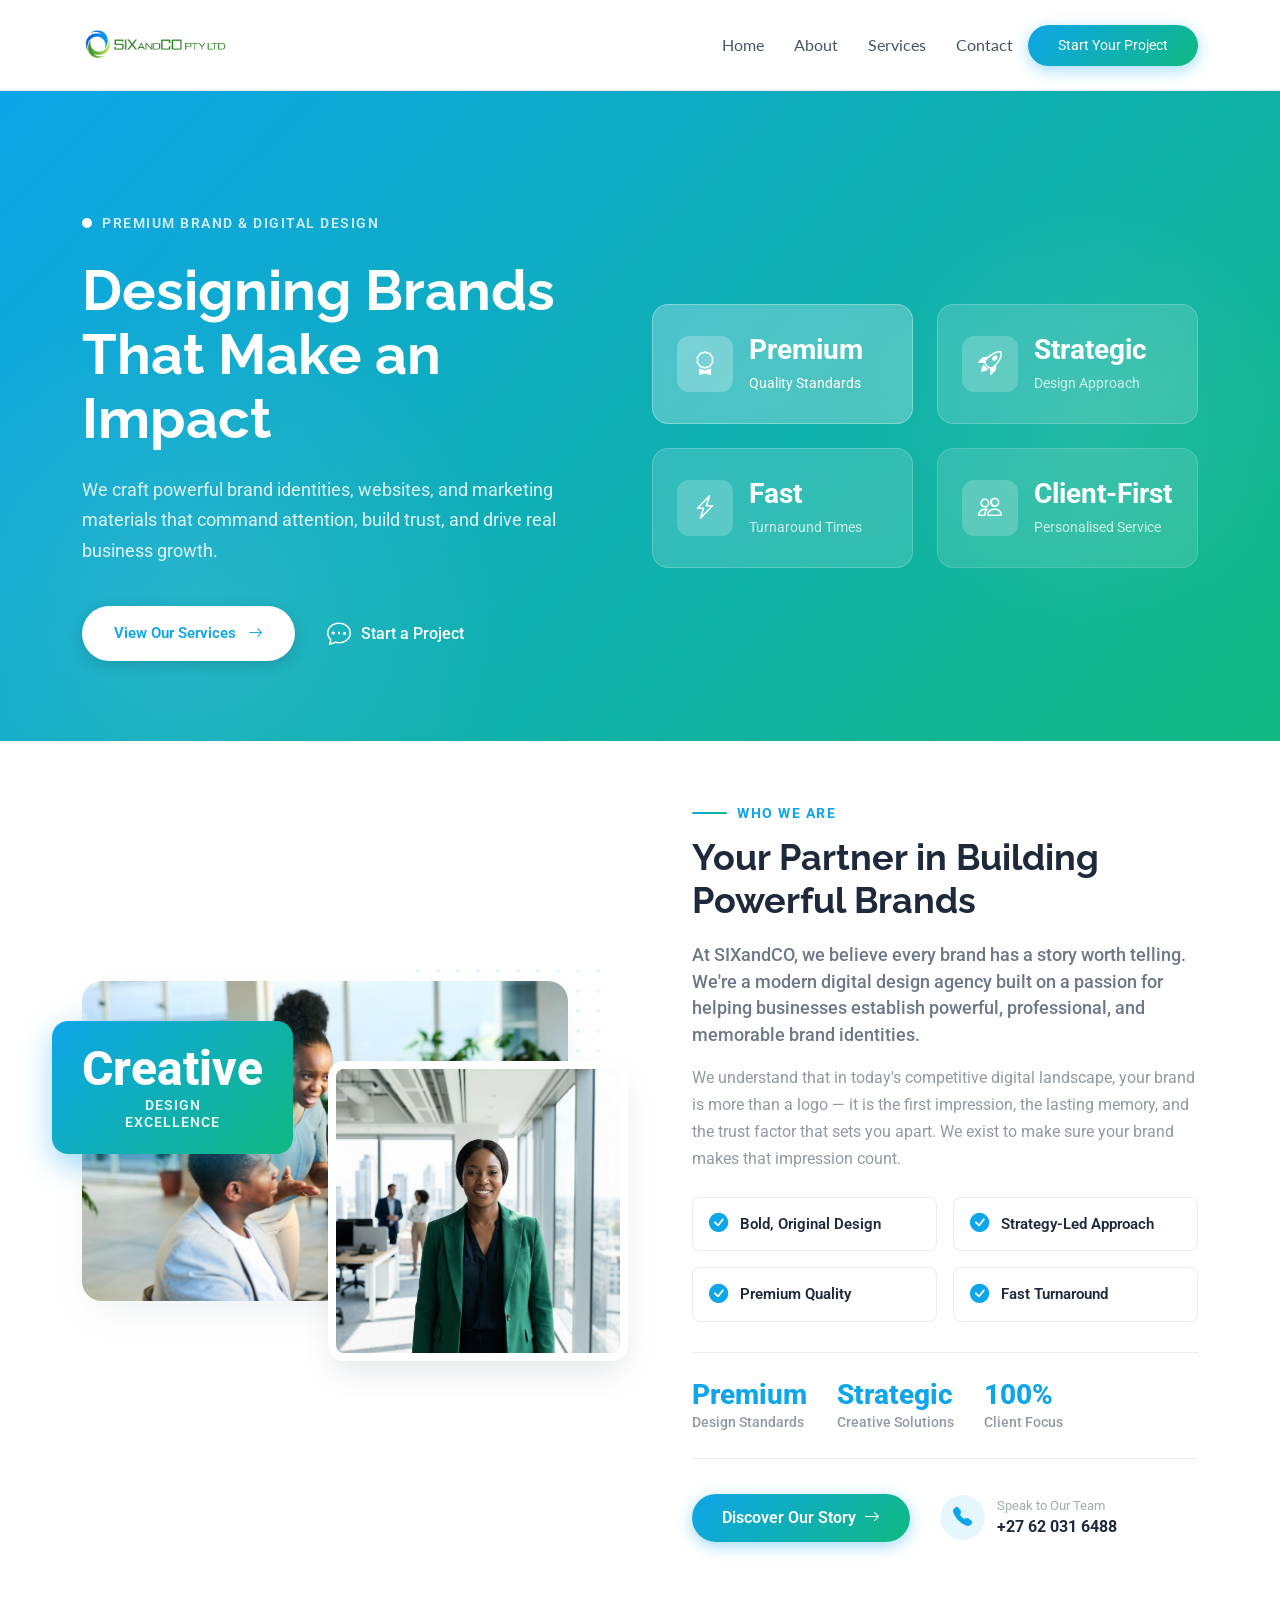
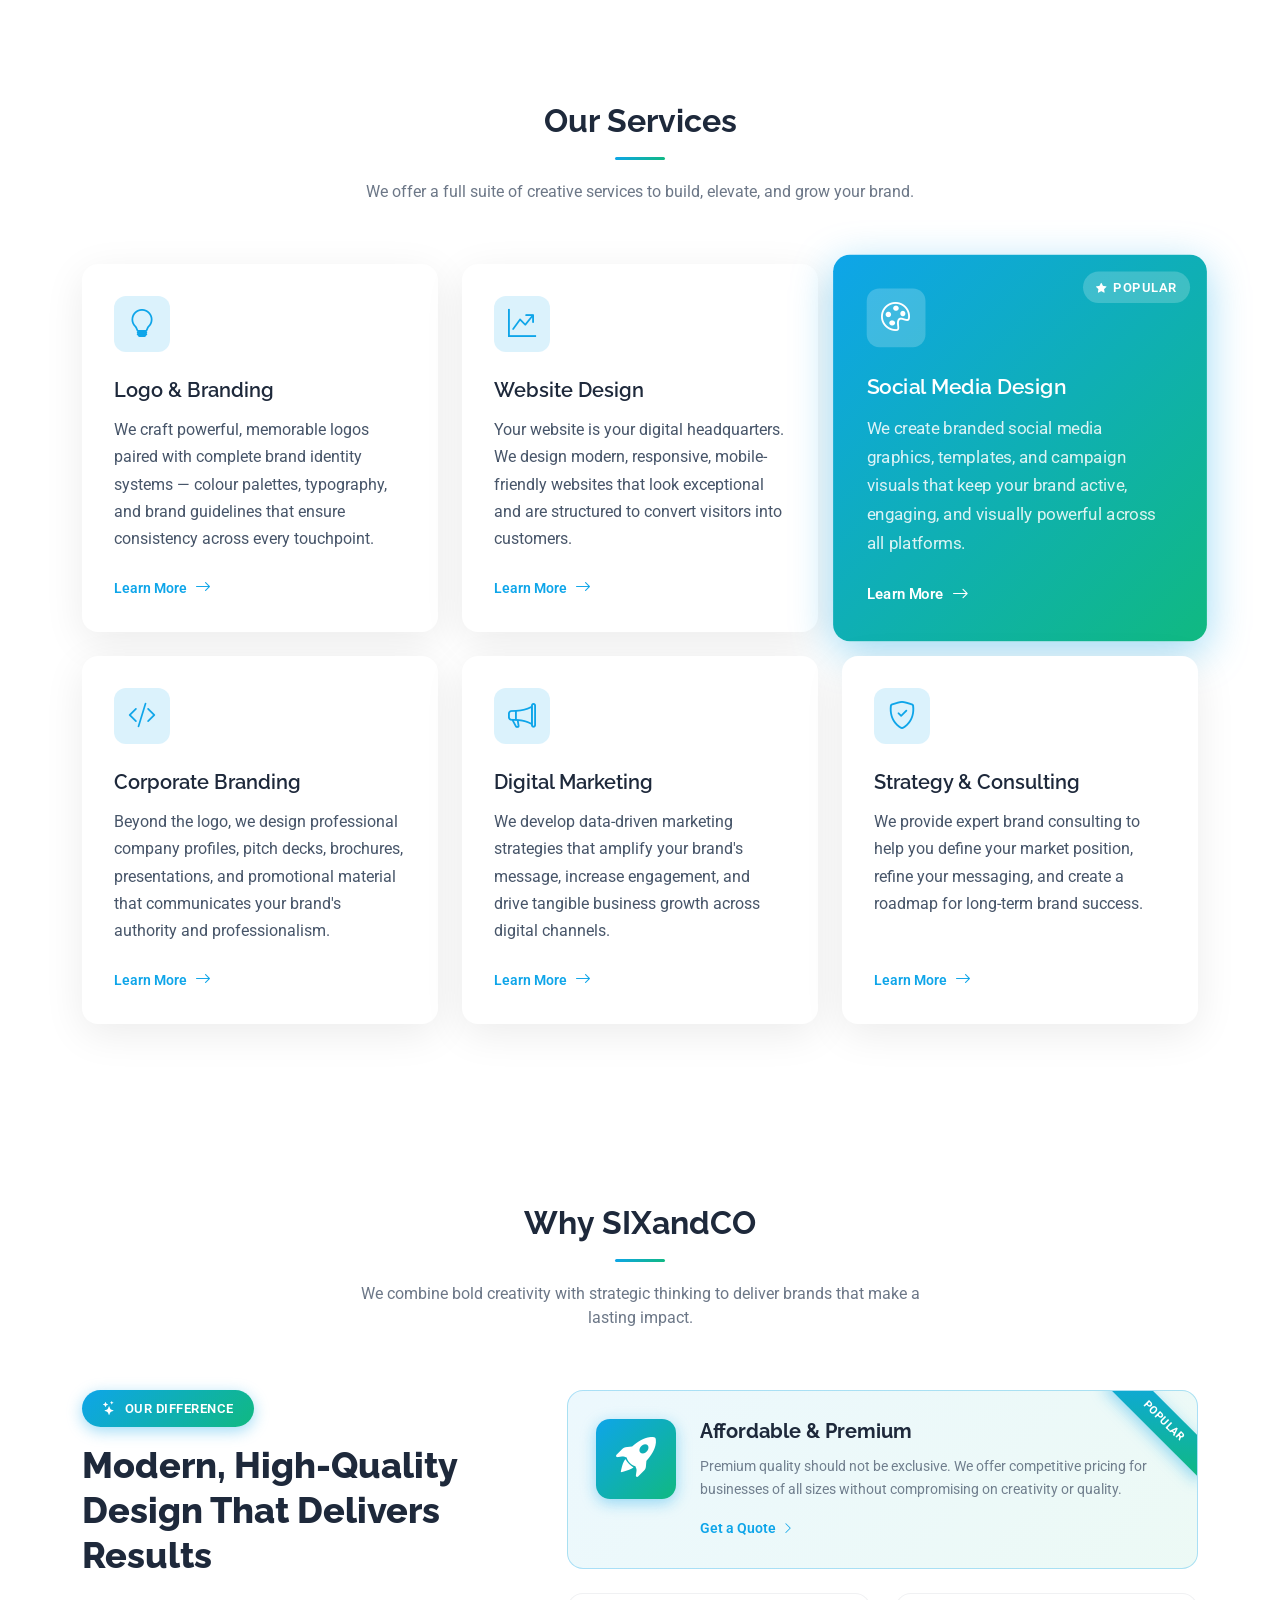
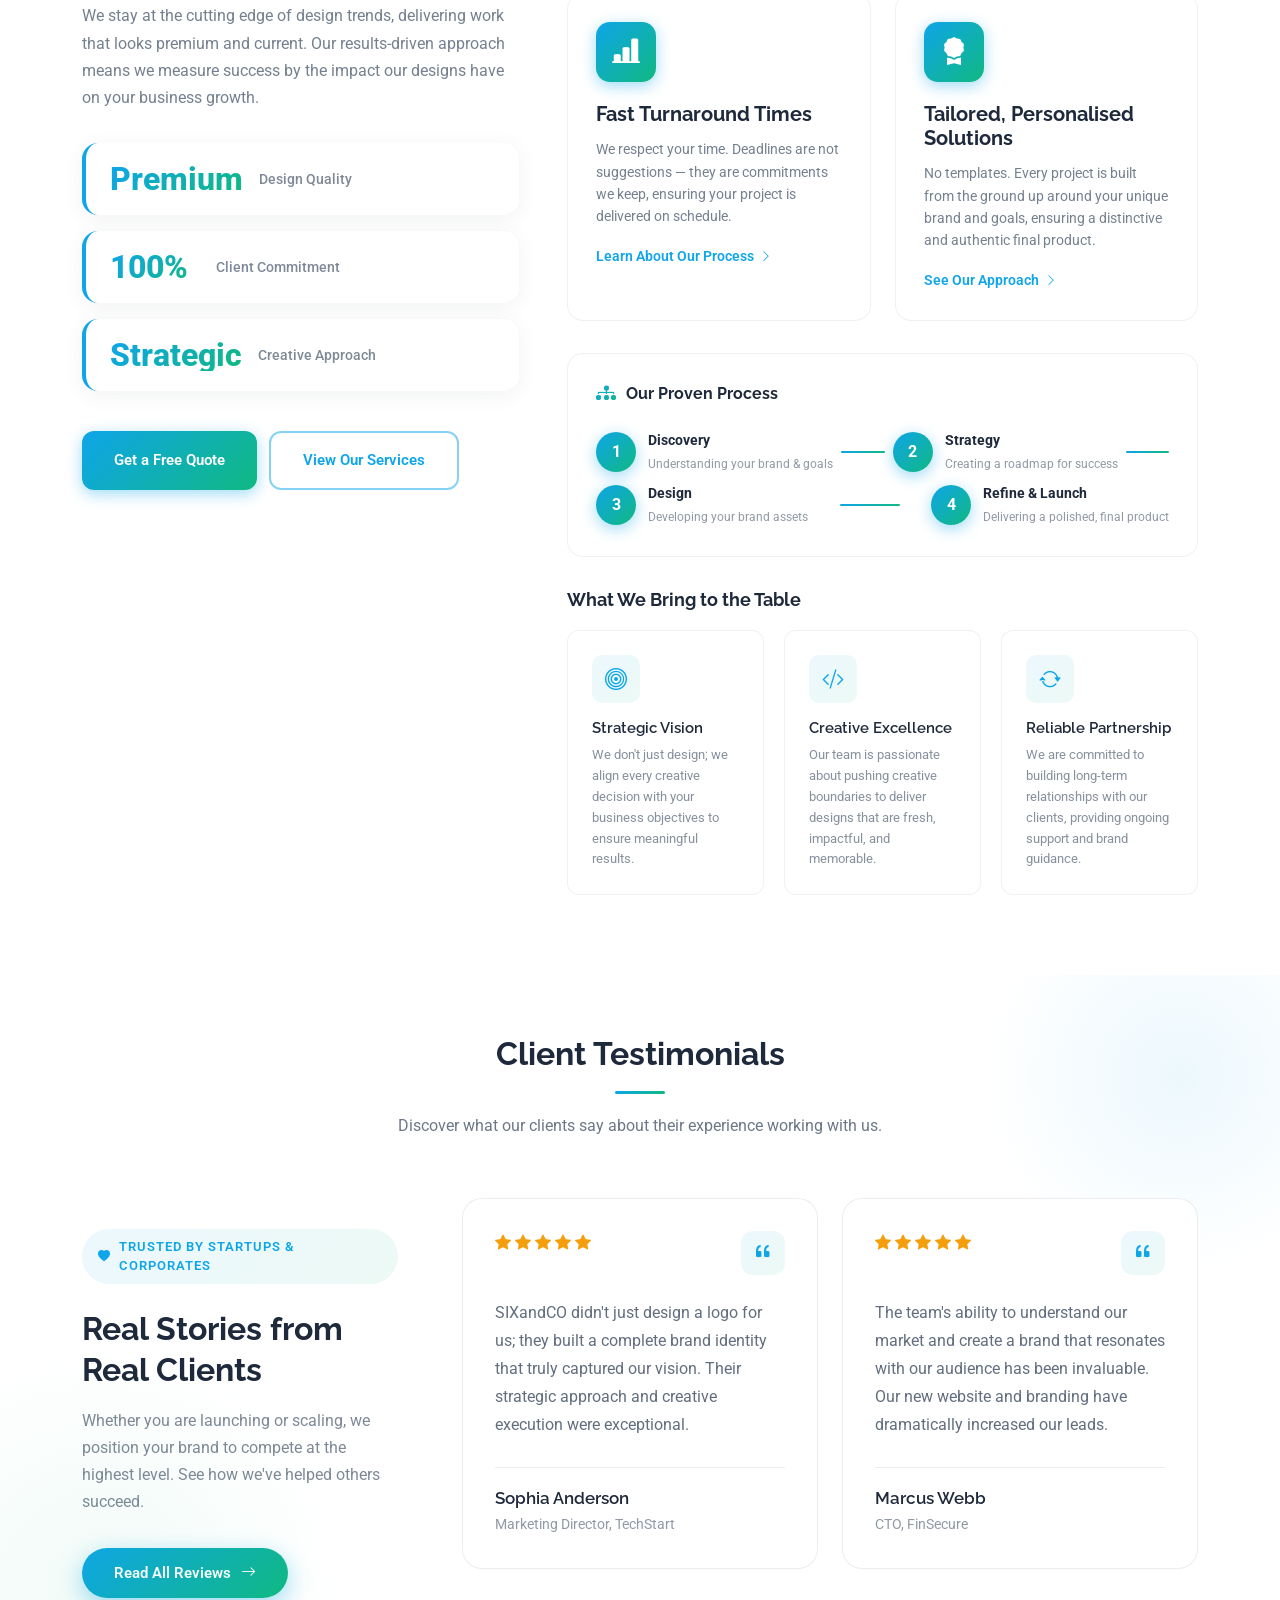
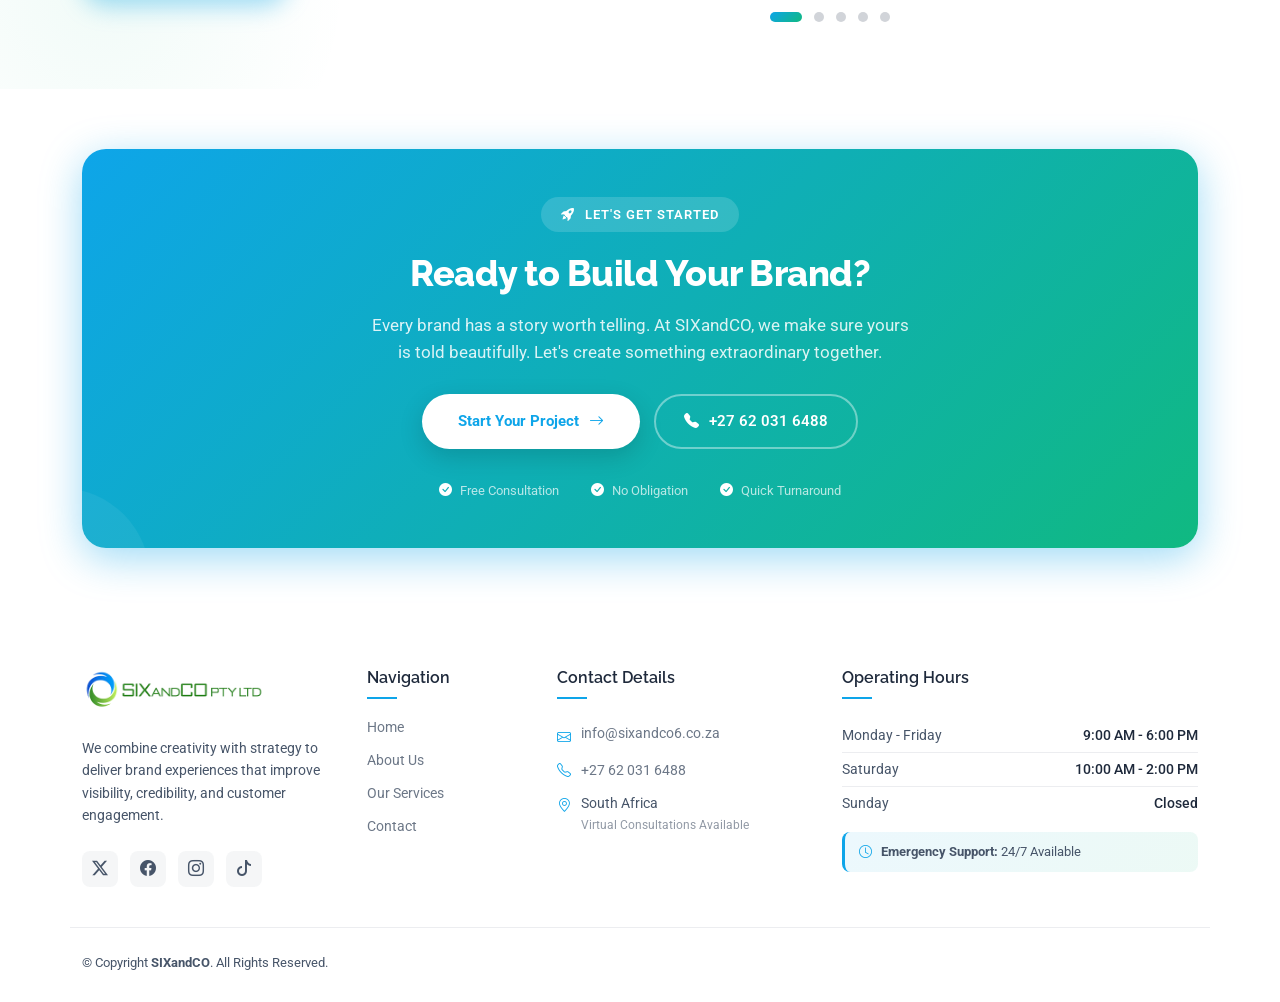
<file: index.html>
<!DOCTYPE html>
<html lang="en">

<head>
  <meta charset="utf-8">
  <meta content="width=device-width, initial-scale=1.0" name="viewport">
  <title>SIXandCO | Premium Brand & Digital Design Agency</title>
  <meta name="description" content="SIXandCO is a modern digital design agency crafting powerful brand identities, websites, and marketing materials. We blend creativity with strategy to elevate your business.">
  <meta name="keywords" content="branding, logo design, website design, social media design, corporate branding, digital agency, South Africa">

  <!-- Favicons -->
  <link href="assets/img/favicon.png" rel="icon">
  <link href="assets/img/apple-touch-icon.png" rel="apple-touch-icon">

  <!-- Fonts -->
  <link href="https://fonts.googleapis.com" rel="preconnect">
  <link href="https://fonts.gstatic.com" rel="preconnect" crossorigin>
  <link href="https://fonts.googleapis.com/css2?family=Roboto:ital,wght@0,100;0,300;0,400;0,500;0,700;0,900;1,100;1,300;1,400;1,500;1,700;1,900&family=Lato:ital,wght@0,100;0,300;0,400;0,700;0,900;1,100;1,300;1,400;1,700;1,900&family=Raleway:ital,wght@0,100;0,200;0,300;0,400;0,500;0,600;0,700;0,800;0,900;1,100;1,200;1,300;1,400;1,500;1,600;1,700;1,800;1,900&display=swap" rel="stylesheet">

  <!-- Vendor CSS Files -->
  <link href="assets/vendor/bootstrap/css/bootstrap.min.css" rel="stylesheet">
  <link href="assets/vendor/bootstrap-icons/bootstrap-icons.css" rel="stylesheet">
  <link href="assets/vendor/aos/aos.css" rel="stylesheet">
  <link href="assets/vendor/glightbox/css/glightbox.min.css" rel="stylesheet">
  <link href="assets/vendor/swiper/swiper-bundle.min.css" rel="stylesheet">

  <!-- Main CSS File -->
  <link href="assets/css/main.css" rel="stylesheet">

</head>

<body class="index-page">

<header id="header" class="header d-flex align-items-center sticky-top">
  <div class="container position-relative d-flex align-items-center justify-content-between">

    <a href="index.html" class="logo d-flex align-items-center me-auto me-xl-0">
      <img src="assets/img/logo.png" alt="SIXandCO Logo">
    </a>

    <nav id="navmenu" class="navmenu">
      <ul>
        <!-- Mobile Logo -->
        <li class="mobile-logo d-xl-none">
          <img src="assets/img/logo.png" alt="SIXandCO Logo">
        </li>
        <!-- Navigation Links -->
        <li><a href="index.html" class="active"><i class="nav-icon bi bi-house"></i> Home <i class="nav-arrow bi bi-chevron-down"></i></a></li>
        <li><a href="about.html"><i class="nav-icon bi bi-info-circle"></i> About <i class="nav-arrow bi bi-chevron-down"></i></a></li>
        <li><a href="services.html"><i class="nav-icon bi bi-grid"></i> Services <i class="nav-arrow bi bi-chevron-down"></i></a></li>
        <li><a href="contact.html"><i class="nav-icon bi bi-envelope"></i> Contact <i class="nav-arrow bi bi-chevron-down"></i></a></li>
        <!-- Mobile CTA Button -->
        <li class="mobile-cta d-xl-none">
          <a href="index.html#about">Start Your Project <i class="bi bi-arrow-right"></i></a>
        </li>
      </ul>
      <i class="mobile-nav-toggle d-xl-none bi bi-list"></i>
    </nav>

    <a class="btn-getstarted" href="index.html#about">Start Your Project</a>

  </div>
</header>

  <main class="main">

 <!-- Hero Section -->
<section id="hero" class="hero section">

  <div class="container" data-aos="fade-up" data-aos-delay="100">

    <div class="row align-items-center gy-5">

      <div class="col-lg-6" data-aos="fade-right" data-aos-delay="200">
        <div class="hero-content">
          <div class="hero-tag" data-aos="fade-up" data-aos-delay="250">
            <span class="tag-dot"></span>
            <span class="tag-text">Premium Brand & Digital Design</span>
          </div>

          <h1 class="hero-headline" data-aos="fade-up" data-aos-delay="300">Designing Brands That Make an Impact</h1>

          <p class="hero-text" data-aos="fade-up" data-aos-delay="350">We craft powerful brand identities, websites, and marketing materials that command attention, build trust, and drive real business growth.</p>

          <div class="hero-cta" data-aos="fade-up" data-aos-delay="400">
            <a href="#services" class="cta-button">
              <span>View Our Services</span>
              <i class="bi bi-arrow-right"></i>
            </a>
            <a href="contact.html" class="cta-link">
              <i class="bi bi-chat-dots"></i>
              <span>Start a Project</span>
            </a>
          </div>
        </div>
      </div>

      <div class="col-lg-6" data-aos="fade-left" data-aos-delay="300">
        <div class="stats-grid">
          <div class="stat-card stat-card-primary" data-aos="zoom-in" data-aos-delay="350">
            <div class="stat-icon-wrap">
              <i class="bi bi-award"></i>
            </div>
            <div class="stat-info">
              <span class="stat-value">Premium</span>
              <span class="stat-title">Quality Standards</span>
            </div>
          </div>

          <div class="stat-card" data-aos="zoom-in" data-aos-delay="400">
            <div class="stat-icon-wrap">
              <i class="bi bi-rocket-takeoff"></i>
            </div>
            <div class="stat-info">
              <span class="stat-value">Strategic</span>
              <span class="stat-title">Design Approach</span>
            </div>
          </div>

          <div class="stat-card" data-aos="zoom-in" data-aos-delay="450">
            <div class="stat-icon-wrap">
              <i class="bi bi-lightning-charge"></i>
            </div>
            <div class="stat-info">
              <span class="stat-value">Fast</span>
              <span class="stat-title">Turnaround Times</span>
            </div>
          </div>

          <div class="stat-card stat-card-accent" data-aos="zoom-in" data-aos-delay="500">
            <div class="stat-icon-wrap">
              <i class="bi bi-people"></i>
            </div>
            <div class="stat-info">
              <span class="stat-value">Client-First</span>
              <span class="stat-title">Personalised Service</span>
            </div>
          </div>
        </div>
      </div>

    </div>

  </div>

</section><!-- /Hero Section -->

  <!-- About Section -->
<section id="about" class="about section">

  <div class="container" data-aos="fade-up" data-aos-delay="100">

    <div class="row gy-5 align-items-center">

      <div class="col-xl-6 aos-init aos-animate" data-aos="fade-right" data-aos-delay="200">
        <div class="about-images-wrapper">
          <div class="image-main">
            <img src="assets/img/pic1.jfif" alt="SIXandCO Creative Team" class="img-fluid">
          </div>
          <div class="image-offset">
            <img src="assets/img/pic3.jfif" alt="Design Process" class="img-fluid">
          </div>
          <div class="experience-badge">
            <span class="years">Creative</span>
            <span class="text">Design<br>Excellence</span>
          </div>
          <div class="shape-pattern"></div>
        </div>
      </div>

      <div class="col-xl-6 aos-init aos-animate" data-aos="fade-left" data-aos-delay="300">
        <div class="about-content">
          <div class="section-subtitle">Who We Are</div>
          <h2>Your Partner in Building Powerful Brands</h2>
          <p class="lead-text">
            At SIXandCO, we believe every brand has a story worth telling. We're a modern digital design agency built on a passion for helping businesses establish powerful, professional, and memorable brand identities.
          </p>
          <p class="mb-4 description">
            We understand that in today's competitive digital landscape, your brand is more than a logo — it is the first impression, the lasting memory, and the trust factor that sets you apart. We exist to make sure your brand makes that impression count.
          </p>

          <div class="features-grid">
            <div class="feature-card">
              <i class="bi bi-check-circle-fill"></i>
              <span>Bold, Original Design</span>
            </div>
            <div class="feature-card">
              <i class="bi bi-check-circle-fill"></i>
              <span>Strategy-Led Approach</span>
            </div>
            <div class="feature-card">
              <i class="bi bi-check-circle-fill"></i>
              <span>Premium Quality</span>
            </div>
            <div class="feature-card">
              <i class="bi bi-check-circle-fill"></i>
              <span>Fast Turnaround</span>
            </div>
          </div>

          <div class="stats-row">
            <div class="stat-box">
              <span class="number">Premium</span>
              <span class="label">Design Standards</span>
            </div>
            <div class="stat-box">
              <span class="number">Strategic</span>
              <span class="label">Creative Solutions</span>
            </div>
            <div class="stat-box">
              <span class="number">100%</span>
              <span class="label">Client Focus</span>
            </div>
          </div>

          <div class="action-buttons">
            <a href="about.html" class="btn btn-primary-custom">
              Discover Our Story <i class="bi bi-arrow-right"></i>
            </a>
            <div class="contact-info">
              <div class="icon-box">
                <i class="bi bi-telephone-fill"></i>
              </div>
              <div class="text">
                <span>Speak to Our Team</span>
                <a href="tel:+27620316488">+27 62 031 6488</a>
              </div>
            </div>
          </div>

        </div>
      </div>

    </div>

  </div>

</section><!-- /About Section -->

    <!-- Services Section -->
    <section id="services" class="services section">

      <!-- Section Title -->
      <div class="container section-title" data-aos="fade-up">
        <h2>Our Services</h2>
        <p>We offer a full suite of creative services to build, elevate, and grow your brand.</p>
      </div><!-- End Section Title -->

      <div class="container" data-aos="fade-up" data-aos-delay="100">

        <div class="row g-4">

          <!-- Service Card 1 -->
          <div class="col-lg-4 col-md-6" data-aos="fade-up" data-aos-delay="100">
            <div class="service-card">
              <div class="icon-wrapper">
                <i class="bi bi-lightbulb"></i>
              </div>
              <h3>Logo & Branding</h3>
              <p>We craft powerful, memorable logos paired with complete brand identity systems — colour palettes, typography, and brand guidelines that ensure consistency across every touchpoint.</p>
              <a href="services.html" class="service-link">
                <span>Learn More</span>
                <i class="bi bi-arrow-right"></i>
              </a>
            </div>
          </div><!-- End Service Card -->

          <!-- Service Card 2 -->
          <div class="col-lg-4 col-md-6" data-aos="fade-up" data-aos-delay="200">
            <div class="service-card">
              <div class="icon-wrapper">
                <i class="bi bi-graph-up-arrow"></i>
              </div>
              <h3>Website Design</h3>
              <p>Your website is your digital headquarters. We design modern, responsive, mobile-friendly websites that look exceptional and are structured to convert visitors into customers.</p>
             <a href="services.html" class="service-link">
                <span>Learn More</span>
                <i class="bi bi-arrow-right"></i>
              </a>
            </div>
          </div><!-- End Service Card -->

          <!-- Service Card 3 - Featured -->
          <div class="col-lg-4 col-md-6" data-aos="fade-up" data-aos-delay="300">
            <div class="service-card featured">
              <div class="featured-badge">
                <i class="bi bi-star-fill"></i>
                <span>Popular</span>
              </div>
              <div class="icon-wrapper">
                <i class="bi bi-palette"></i>
              </div>
              <h3>Social Media Design</h3>
              <p>We create branded social media graphics, templates, and campaign visuals that keep your brand active, engaging, and visually powerful across all platforms.</p>
              <a href="services.html" class="service-link">
                <span>Learn More</span>
                <i class="bi bi-arrow-right"></i>
              </a>
            </div>
          </div><!-- End Service Card -->

          <!-- Service Card 4 -->
          <div class="col-lg-4 col-md-6" data-aos="fade-up" data-aos-delay="100">
            <div class="service-card">
              <div class="icon-wrapper">
                <i class="bi bi-code-slash"></i>
              </div>
              <h3>Corporate Branding</h3>
              <p>Beyond the logo, we design professional company profiles, pitch decks, brochures, presentations, and promotional material that communicates your brand's authority and professionalism.</p>
              <a href="services.html" class="service-link">
                <span>Learn More</span>
                <i class="bi bi-arrow-right"></i>
              </a>
            </div>
          </div><!-- End Service Card -->

          <!-- Service Card 5 -->
          <div class="col-lg-4 col-md-6" data-aos="fade-up" data-aos-delay="200">
            <div class="service-card">
              <div class="icon-wrapper">
                <i class="bi bi-megaphone"></i>
              </div>
              <h3>Digital Marketing</h3>
              <p>We develop data-driven marketing strategies that amplify your brand's message, increase engagement, and drive tangible business growth across digital channels.</p>
              <a href="services.html" class="service-link">
                <span>Learn More</span>
                <i class="bi bi-arrow-right"></i>
              </a>
            </div>
          </div><!-- End Service Card -->

          <!-- Service Card 6 -->
          <div class="col-lg-4 col-md-6" data-aos="fade-up" data-aos-delay="300">
            <div class="service-card">
              <div class="icon-wrapper">
                <i class="bi bi-shield-check"></i>
              </div>
              <h3>Strategy & Consulting</h3>
              <p>We provide expert brand consulting to help you define your market position, refine your messaging, and create a roadmap for long-term brand success.</p>
              <a href="services.html" class="service-link">
                <span>Learn More</span>
                <i class="bi bi-arrow-right"></i>
              </a>
            </div>
          </div><!-- End Service Card -->

        </div>

      </div>

    </section><!-- /Services Section -->



 <!-- Why Us Section -->
<section id="why-us" class="why-us section light-background">

  <!-- Section Title -->
  <div class="container section-title" data-aos="fade-up">
    <h2>Why SIXandCO</h2>
    <p>We combine bold creativity with strategic thinking to deliver brands that make a lasting impact.</p>
  </div><!-- End Section Title -->

  <div class="container" data-aos="fade-up" data-aos-delay="100">

    <div class="row g-5">
      <div class="col-lg-5" data-aos="fade-right" data-aos-delay="200">
        <div class="sidebar-content">
          <div class="badge-wrapper">
            <span class="section-badge"><i class="bi bi-stars"></i> Our Difference</span>
          </div>
          <h2>Modern, High-Quality Design That Delivers Results</h2>
          <p class="description">We stay at the cutting edge of design trends, delivering work that looks premium and current. Our results-driven approach means we measure success by the impact our designs have on your business growth.</p>

          <div class="stat-cards">
            <div class="stat-card" data-aos="zoom-in" data-aos-delay="300">
              <div class="stat-value">Premium</div>
              <div class="stat-text">Design Quality</div>
            </div>
            <div class="stat-card" data-aos="zoom-in" data-aos-delay="350">
              <div class="stat-value">100%</div>
              <div class="stat-text">Client Commitment</div>
            </div>
            <div class="stat-card" data-aos="zoom-in" data-aos-delay="400">
              <div class="stat-value">Strategic</div>
              <div class="stat-text">Creative Approach</div>
            </div>
          </div>

          <div class="action-buttons">
            <a href="contact.html" class="btn-main">Get a Free Quote</a>
            <a href="#services" class="btn-outline">View Our Services</a>
          </div>
        </div>
      </div>

      <div class="col-lg-7" data-aos="fade-left" data-aos-delay="200">
        <div class="features-grid">
          <div class="feature-box highlight" data-aos="fade-up" data-aos-delay="250">
            <div class="feature-ribbon">Popular</div>
            <div class="feature-icon">
              <i class="bi bi-rocket-takeoff-fill"></i>
            </div>
            <div class="feature-content">
              <h4>Affordable & Premium</h4>
              <p>Premium quality should not be exclusive. We offer competitive pricing for businesses of all sizes without compromising on creativity or quality.</p>
              <a href="contact.html" class="feature-link">Get a Quote <i class="bi bi-chevron-right"></i></a>
            </div>
          </div><!-- End Feature Box -->

          <div class="feature-box" data-aos="fade-up" data-aos-delay="300">
            <div class="feature-icon">
              <i class="bi bi-bar-chart-line-fill"></i>
            </div>
            <div class="feature-content">
              <h4>Fast Turnaround Times</h4>
              <p>We respect your time. Deadlines are not suggestions — they are commitments we keep, ensuring your project is delivered on schedule.</p>
              <a href="#process" class="feature-link">Learn About Our Process <i class="bi bi-chevron-right"></i></a>
            </div>
          </div><!-- End Feature Box -->

          <div class="feature-box" data-aos="fade-up" data-aos-delay="350">
            <div class="feature-icon">
              <i class="bi bi-award-fill"></i>
            </div>
            <div class="feature-content">
              <h4>Tailored, Personalised Solutions</h4>
              <p>No templates. Every project is built from the ground up around your unique brand and goals, ensuring a distinctive and authentic final product.</p>
              <a href="#approach" class="feature-link">See Our Approach <i class="bi bi-chevron-right"></i></a>
            </div>
          </div><!-- End Feature Box -->
        </div>

        <div class="process-timeline" data-aos="fade-up" data-aos-delay="400">
          <h5 class="timeline-title"><i class="bi bi-diagram-3-fill"></i> Our Proven Process</h5>
          <div class="timeline-steps">
            <div class="timeline-step">
              <div class="step-marker">1</div>
              <div class="step-info">
                <strong>Discovery</strong>
                <span>Understanding your brand & goals</span>
              </div>
            </div>
            <div class="timeline-connector"></div>
            <div class="timeline-step">
              <div class="step-marker">2</div>
              <div class="step-info">
                <strong>Strategy</strong>
                <span>Creating a roadmap for success</span>
              </div>
            </div>
            <div class="timeline-connector"></div>
            <div class="timeline-step">
              <div class="step-marker">3</div>
              <div class="step-info">
                <strong>Design</strong>
                <span>Developing your brand assets</span>
              </div>
            </div>
            <div class="timeline-connector"></div>
            <div class="timeline-step">
              <div class="step-marker">4</div>
              <div class="step-info">
                <strong>Refine & Launch</strong>
                <span>Delivering a polished, final product</span>
              </div>
            </div>
          </div>
        </div>

        <div class="capabilities-section" data-aos="fade-up" data-aos-delay="450">
          <h5 class="capabilities-heading">What We Bring to the Table</h5>
          <div class="capabilities-grid">
            <div class="capability-card">
              <div class="capability-icon">
                <i class="bi bi-bullseye"></i>
              </div>
              <h6>Strategic Vision</h6>
              <p>We don't just design; we align every creative decision with your business objectives to ensure meaningful results.</p>
            </div>
            <div class="capability-card">
              <div class="capability-icon">
                <i class="bi bi-code-slash"></i>
              </div>
              <h6>Creative Excellence</h6>
              <p>Our team is passionate about pushing creative boundaries to deliver designs that are fresh, impactful, and memorable.</p>
            </div>
            <div class="capability-card">
              <div class="capability-icon">
                <i class="bi bi-arrow-repeat"></i>
              </div>
              <h6>Reliable Partnership</h6>
              <p>We are committed to building long-term relationships with our clients, providing ongoing support and brand guidance.</p>
            </div>
          </div>
        </div>
      </div>
    </div>

  </div>

</section><!-- /Why Us Section -->

    <!-- Testimonials Section -->
    <section id="testimonials" class="testimonials section">

      <!-- Section Title -->
      <div class="container section-title" data-aos="fade-up">
        <h2>Client Testimonials</h2>
        <p>Discover what our clients say about their experience working with us.</p>
      </div><!-- End Section Title -->

      <div class="container" data-aos="fade-up" data-aos-delay="100">

        <div class="row">

          <!-- Left Sidebar -->
          <div class="col-lg-4" data-aos="fade-right" data-aos-delay="150">
            <div class="testimonials-sidebar">
              <!-- <div class="avatar-stack">
                <img src="assets/img/person/person-m-3.webp" alt="Happy Client" class="avatar" loading="lazy">
                <img src="assets/img/person/person-f-7.webp" alt="Happy Client" class="avatar" loading="lazy">
                <img src="assets/img/person/person-m-9.webp" alt="Happy Client" class="avatar" loading="lazy">
                <img src="assets/img/person/person-f-4.webp" alt="Happy Client" class="avatar" loading="lazy">
                <span class="avatar-count">+2.5k</span>
              </div> -->
              <div class="sidebar-content">
                <span class="satisfied-badge"><i class="bi bi-heart-fill"></i> Trusted by Startups & Corporates</span>
                <h3>Real Stories from Real Clients</h3>
                <p>Whether you are launching or scaling, we position your brand to compete at the highest level. See how we've helped others succeed.</p>
                <a href="#" class="btn-view-all">Read All Reviews <i class="bi bi-arrow-right"></i></a>
              </div>
            </div>
          </div><!-- End Left Sidebar -->

          <!-- Right Testimonials Slider -->
          <div class="col-lg-8" data-aos="fade-left" data-aos-delay="200">
            <div class="testimonials-carousel swiper init-swiper">
              <script type="application/json" class="swiper-config">
                {
                  "loop": true,
                  "speed": 700,
                  "autoplay": {
                    "delay": 5000
                  },
                  "slidesPerView": 1,
                  "spaceBetween": 24,
                  "pagination": {
                    "el": ".swiper-pagination",
                    "type": "bullets",
                    "clickable": true
                  },
                  "breakpoints": {
                    "768": {
                      "slidesPerView": 2
                    }
                  }
                }
              </script>

              <div class="swiper-wrapper">

                <!-- Testimonial Card 1 -->
                <div class="swiper-slide">
                  <div class="testimonial-card">
                    <div class="card-top">
                      <div class="stars">
                        <i class="bi bi-star-fill"></i>
                        <i class="bi bi-star-fill"></i>
                        <i class="bi bi-star-fill"></i>
                        <i class="bi bi-star-fill"></i>
                        <i class="bi bi-star-fill"></i>
                      </div>
                      <span class="quote-mark"><i class="bi bi-quote"></i></span>
                    </div>
                    <p class="testimonial-text">SIXandCO didn't just design a logo for us; they built a complete brand identity that truly captured our vision. Their strategic approach and creative execution were exceptional.</p>
                    <div class="author-info">
                      <!-- <img src="assets/img/person/person-f-2.webp" alt="Client" class="author-img" loading="lazy"> -->
                      <div class="author-details">
                        <h5>Sophia Anderson</h5>
                        <span>Marketing Director, TechStart</span>
                      </div>
                    </div>
                  </div>
                </div><!-- End Testimonial Card -->

                <!-- Testimonial Card 2 -->
                <div class="swiper-slide">
                  <div class="testimonial-card">
                    <div class="card-top">
                      <div class="stars">
                        <i class="bi bi-star-fill"></i>
                        <i class="bi bi-star-fill"></i>
                        <i class="bi bi-star-fill"></i>
                        <i class="bi bi-star-fill"></i>
                        <i class="bi bi-star-fill"></i>
                      </div>
                      <span class="quote-mark"><i class="bi bi-quote"></i></span>
                    </div>
                    <p class="testimonial-text">The team's ability to understand our market and create a brand that resonates with our audience has been invaluable. Our new website and branding have dramatically increased our leads.</p>
                    <div class="author-info">
                      <!-- <img src="assets/img/person/person-m-5.webp" alt="Client" class="author-img" loading="lazy"> -->
                      <div class="author-details">
                        <h5>Marcus Webb</h5>
                        <span>CTO, FinSecure</span>
                      </div>
                    </div>
                  </div>
                </div><!-- End Testimonial Card -->

                <!-- Testimonial Card 3 -->
                <div class="swiper-slide">
                  <div class="testimonial-card">
                    <div class="card-top">
                      <div class="stars">
                        <i class="bi bi-star-fill"></i>
                        <i class="bi bi-star-fill"></i>
                        <i class="bi bi-star-fill"></i>
                        <i class="bi bi-star-fill"></i>
                        <i class="bi bi-star-fill"></i>
                      </div>
                      <span class="quote-mark"><i class="bi bi-quote"></i></span>
                    </div>
                    <p class="testimonial-text">From social media templates to our corporate presentation, SIXandCO delivered a cohesive and professional look that has boosted our credibility significantly.</p>
                    <div class="author-info">
                      <!-- <img src="assets/img/person/person-f-9.webp" alt="Client" class="author-img" loading="lazy"> -->
                      <div class="author-details">
                        <h5>Elena Rodriguez</h5>
                        <span>Founder, EcoLiving</span>
                      </div>
                    </div>
                  </div>
                </div><!-- End Testimonial Card -->

                <!-- Testimonial Card 4 -->
                <div class="swiper-slide">
                  <div class="testimonial-card">
                    <div class="card-top">
                      <div class="stars">
                        <i class="bi bi-star-fill"></i>
                        <i class="bi bi-star-fill"></i>
                        <i class="bi bi-star-fill"></i>
                        <i class="bi bi-star-fill"></i>
                        <i class="bi bi-star-fill"></i>
                      </div>
                      <span class="quote-mark"><i class="bi bi-quote"></i></span>
                    </div>
                    <p class="testimonial-text">They are not just a design agency; they are a strategic partner. Their insights helped us refine our brand message and connect with our customers on a deeper level.</p>
                    <div class="author-info">
                      <!-- <img src="assets/img/person/person-m-11.webp" alt="Client" class="author-img" loading="lazy"> -->
                      <div class="author-details">
                        <h5>James Mitchell</h5>
                        <span>Head of Product, EduTech</span>
                      </div>
                    </div>
                  </div>
                </div><!-- End Testimonial Card -->

                <!-- Testimonial Card 5 -->
                <div class="swiper-slide">
                  <div class="testimonial-card">
                    <div class="card-top">
                      <div class="stars">
                        <i class="bi bi-star-fill"></i>
                        <i class="bi bi-star-fill"></i>
                        <i class="bi bi-star-fill"></i>
                        <i class="bi bi-star-fill"></i>
                        <i class="bi bi-star-fill"></i>
                      </div>
                      <span class="quote-mark"><i class="bi bi-quote"></i></span>
                    </div>
                    <p class="testimonial-text">SIXandCO delivered our new brand identity and website ahead of schedule. Their professionalism and the quality of their work exceeded our expectations.</p>
                    <div class="author-info">
                      <!-- <img src="assets/img/person/person-f-14.webp" alt="Client" class="author-img" loading="lazy"> -->
                      <div class="author-details">
                        <h5>Olivia Chen</h5>
                        <span>Operations Manager, HealthPlus</span>
                      </div>
                    </div>
                  </div>
                </div><!-- End Testimonial Card -->

              </div>

              <div class="swiper-pagination"></div>

            </div>
          </div><!-- End Right Testimonials Slider -->

        </div>

      </div>

    </section><!-- /Testimonials Section -->

    <!-- Call to Action Section -->
    <section id="cta" class="cta-section section" style="padding: 60px 0;">
      <div class="container" data-aos="fade-up">
        <div class="row justify-content-center">
          <div class="col-12">
            <div class="cta-wrapper" style="background: var(--section-gradient); border-radius: 24px; padding: 48px 40px; text-align: center; position: relative; overflow: hidden; box-shadow: 0 10px 40px var(--btn-gradient-shadow);">
              <!-- Decorative Elements -->
              <div style="position: absolute; top: -50%; right: -20%; width: 250px; height: 250px; border-radius: 50%; background: rgba(255,255,255,0.08); pointer-events: none;"></div>
              <div style="position: absolute; bottom: -30%; left: -10%; width: 180px; height: 180px; border-radius: 50%; background: rgba(255,255,255,0.06); pointer-events: none;"></div>
              
              <div style="position: relative; z-index: 1;">
                <div style="display: inline-flex; align-items: center; gap: 10px; padding: 8px 20px; background: rgba(255,255,255,0.15); border-radius: 50px; color: var(--contrast-color); font-size: 13px; font-weight: 600; text-transform: uppercase; letter-spacing: 1px; margin-bottom: 20px;">
                  <i class="bi bi-rocket-takeoff-fill"></i>
                  <span>Let's Get Started</span>
                </div>

                <h2 style="font-size: 36px; font-weight: 800; color: var(--contrast-color); margin-bottom: 16px; letter-spacing: -0.5px; line-height: 1.2;">
                  Ready to Build Your Brand?
                </h2>

                <p style="font-size: 17px; color: rgba(255,255,255,0.85); max-width: 550px; margin: 0 auto 28px; line-height: 1.6;">
                  Every brand has a story worth telling. At SIXandCO, we make sure yours is told beautifully. Let's create something extraordinary together.
                </p>

                <div style="display: flex; gap: 14px; justify-content: center; flex-wrap: wrap;">
                  <a href="contact.html" style="display: inline-flex; align-items: center; gap: 10px; padding: 14px 36px; background: var(--contrast-color); color: var(--accent-color); border-radius: 50px; font-weight: 700; font-size: 15px; text-decoration: none; transition: all 0.3s ease; box-shadow: 0 8px 24px rgba(0,0,0,0.15);">
                    Start Your Project
                    <i class="bi bi-arrow-right" style="transition: transform 0.3s ease;"></i>
                  </a>
                  <a href="tel:+27620316488" style="display: inline-flex; align-items: center; gap: 10px; padding: 14px 28px; background: transparent; color: var(--contrast-color); border-radius: 50px; font-weight: 600; font-size: 15px; text-decoration: none; transition: all 0.3s ease; border: 2px solid rgba(255,255,255,0.4);">
                    <i class="bi bi-telephone-fill"></i>
                    +27 62 031 6488
                  </a>
                </div>

                <div style="margin-top: 32px; display: flex; gap: 32px; justify-content: center; flex-wrap: wrap;">
                  <div style="display: flex; align-items: center; gap: 8px; color: rgba(255,255,255,0.7); font-size: 13px;">
                    <i class="bi bi-check-circle-fill" style="color: var(--contrast-color);"></i>
                    <span>Free Consultation</span>
                  </div>
                  <div style="display: flex; align-items: center; gap: 8px; color: rgba(255,255,255,0.7); font-size: 13px;">
                    <i class="bi bi-check-circle-fill" style="color: var(--contrast-color);"></i>
                    <span>No Obligation</span>
                  </div>
                  <div style="display: flex; align-items: center; gap: 8px; color: rgba(255,255,255,0.7); font-size: 13px;">
                    <i class="bi bi-check-circle-fill" style="color: var(--contrast-color);"></i>
                    <span>Quick Turnaround</span>
                  </div>
                </div>
              </div>
            </div>
          </div>
        </div>
      </div>
    </section><!-- /Call to Action Section -->

  </main>

  <footer id="footer" class="footer light-background">

  <div class="container footer-top">
    <div class="row gy-4">
      
      <!-- Brand Info with Logo -->
      <div class="col-lg-3 col-md-6 footer-info">
        <a href="index.html" class="logo d-flex align-items-center mb-4">
          <img src="assets/img/logo.png" alt="SIXandCO Logo" style="max-height: 45px; width: auto; margin-right: 10px;">
        </a>
        <p>We combine creativity with strategy to deliver brand experiences that improve visibility, credibility, and customer engagement.</p>

        <div class="social-links d-flex mt-4">
          <a href="#" aria-label="Twitter"><i class="bi bi-twitter-x"></i></a>
          <a href="#" aria-label="Facebook"><i class="bi bi-facebook"></i></a>
          <a href="#" aria-label="Instagram"><i class="bi bi-instagram"></i></a>
          <a href="#" aria-label="TikTok"><i class="bi bi-tiktok"></i></a>
        </div>
      </div>

      <!-- Navigation -->
      <div class="col-lg-2 col-md-6 footer-links">
        <h4>Navigation</h4>
        <ul>
          <li><a href="index.html">Home</a></li>
          <li><a href="about.html">About Us</a></li>
          <li><a href="services.html">Our Services</a></li>
          <li><a href="contact.html">Contact</a></li>
        </ul>
      </div>

      <!-- Contact Details -->
      <div class="col-lg-3 col-md-6 footer-links">
        <h4>Contact Details</h4>
        <ul>
          <li style="display: flex; align-items: flex-start; gap: 10px; padding: 6px 0;">
            <i class="bi bi-envelope" style="color: var(--accent-color); font-size: 14px; margin-top: 2px;"></i>
            <a href="mailto:info@sixandco6.co.za" style="word-break: break-word;">info@sixandco6.co.za</a>
          </li>
          <li style="display: flex; align-items: center; gap: 10px; padding: 6px 0;">
            <i class="bi bi-telephone" style="color: var(--accent-color); font-size: 14px;"></i>
            <a href="tel:+27620316488">+27 62 031 6488</a>
          </li>
          <li style="display: flex; align-items: flex-start; gap: 10px; padding: 6px 0;">
            <i class="bi bi-geo-alt" style="color: var(--accent-color); font-size: 14px; margin-top: 2px;"></i>
            <span>South Africa<br><span style="font-size: 12px; color: color-mix(in srgb, var(--default-color), transparent 40%);">Virtual Consultations Available</span></span>
          </li>
        </ul>
      </div>

      <!-- Operating Hours -->
      <div class="col-lg-4 col-md-6 footer-links">
        <h4>Operating Hours</h4>
        <ul>
          <li style="display: flex; justify-content: space-between; padding: 6px 0; border-bottom: 1px solid color-mix(in srgb, var(--default-color), transparent 90%);">
            <span>Monday - Friday</span>
            <span style="font-weight: 500; color: var(--heading-color);">9:00 AM - 6:00 PM</span>
          </li>
          <li style="display: flex; justify-content: space-between; padding: 6px 0; border-bottom: 1px solid color-mix(in srgb, var(--default-color), transparent 90%);">
            <span>Saturday</span>
            <span style="font-weight: 500; color: var(--heading-color);">10:00 AM - 2:00 PM</span>
          </li>
          <li style="display: flex; justify-content: space-between; padding: 6px 0;">
            <span>Sunday</span>
            <span style="font-weight: 500; color: var(--heading-color);">Closed</span>
          </li>
          <li style="margin-top: 12px; padding: 10px 14px; background: var(--section-gradient-light); border-radius: 8px; border-left: 3px solid var(--accent-color);">
            <span style="font-size: 13px; color: var(--default-color);">
              <i class="bi bi-clock" style="color: var(--accent-color); margin-right: 6px;"></i>
              <strong>Emergency Support:</strong> 24/7 Available
            </span>
          </li>
        </ul>
      </div>

    </div>
  </div>

  <div class="container footer-bottom">
    <div class="row gy-3">
      <div class="col-md-6 order-2 order-md-1">
        <div class="copyright">
          <p>© <span>Copyright</span> <strong class="sitename">SIXandCO</strong>. All Rights Reserved.</p>
        </div>
      </div>
<!--       <div class="col-md-6 order-1 order-md-2">
        <div class="legal-links" style="display: flex; gap: 20px; justify-content: flex-end; font-size: 13px;">
          <a href="privacy.html">Privacy Policy</a>
          <a href="terms.html">Terms of Service</a>
          <a href="cookies.html">Cookies</a>
        </div>
      </div> -->
    </div>
  </div>

</footer>

  <!-- Scroll Top -->
  <a href="#" id="scroll-top" class="scroll-top d-flex align-items-center justify-content-center"><i class="bi bi-arrow-up-short"></i></a>

  <!-- Preloader -->
  <div id="preloader"></div>

  <!-- Vendor JS Files -->
  <script src="assets/vendor/bootstrap/js/bootstrap.bundle.min.js"></script>
  <script src="assets/vendor/php-email-form/validate.js"></script>
  <script src="assets/vendor/aos/aos.js"></script>
  <script src="assets/vendor/glightbox/js/glightbox.min.js"></script>
  <script src="assets/vendor/imagesloaded/imagesloaded.pkgd.min.js"></script>
  <script src="assets/vendor/isotope-layout/isotope.pkgd.min.js"></script>
  <script src="assets/vendor/purecounter/purecounter_vanilla.js"></script>
  <script src="assets/vendor/swiper/swiper-bundle.min.js"></script>

  <!-- Main JS File -->
  <script src="assets/js/main.js"></script>

</body>

</html>
</file>
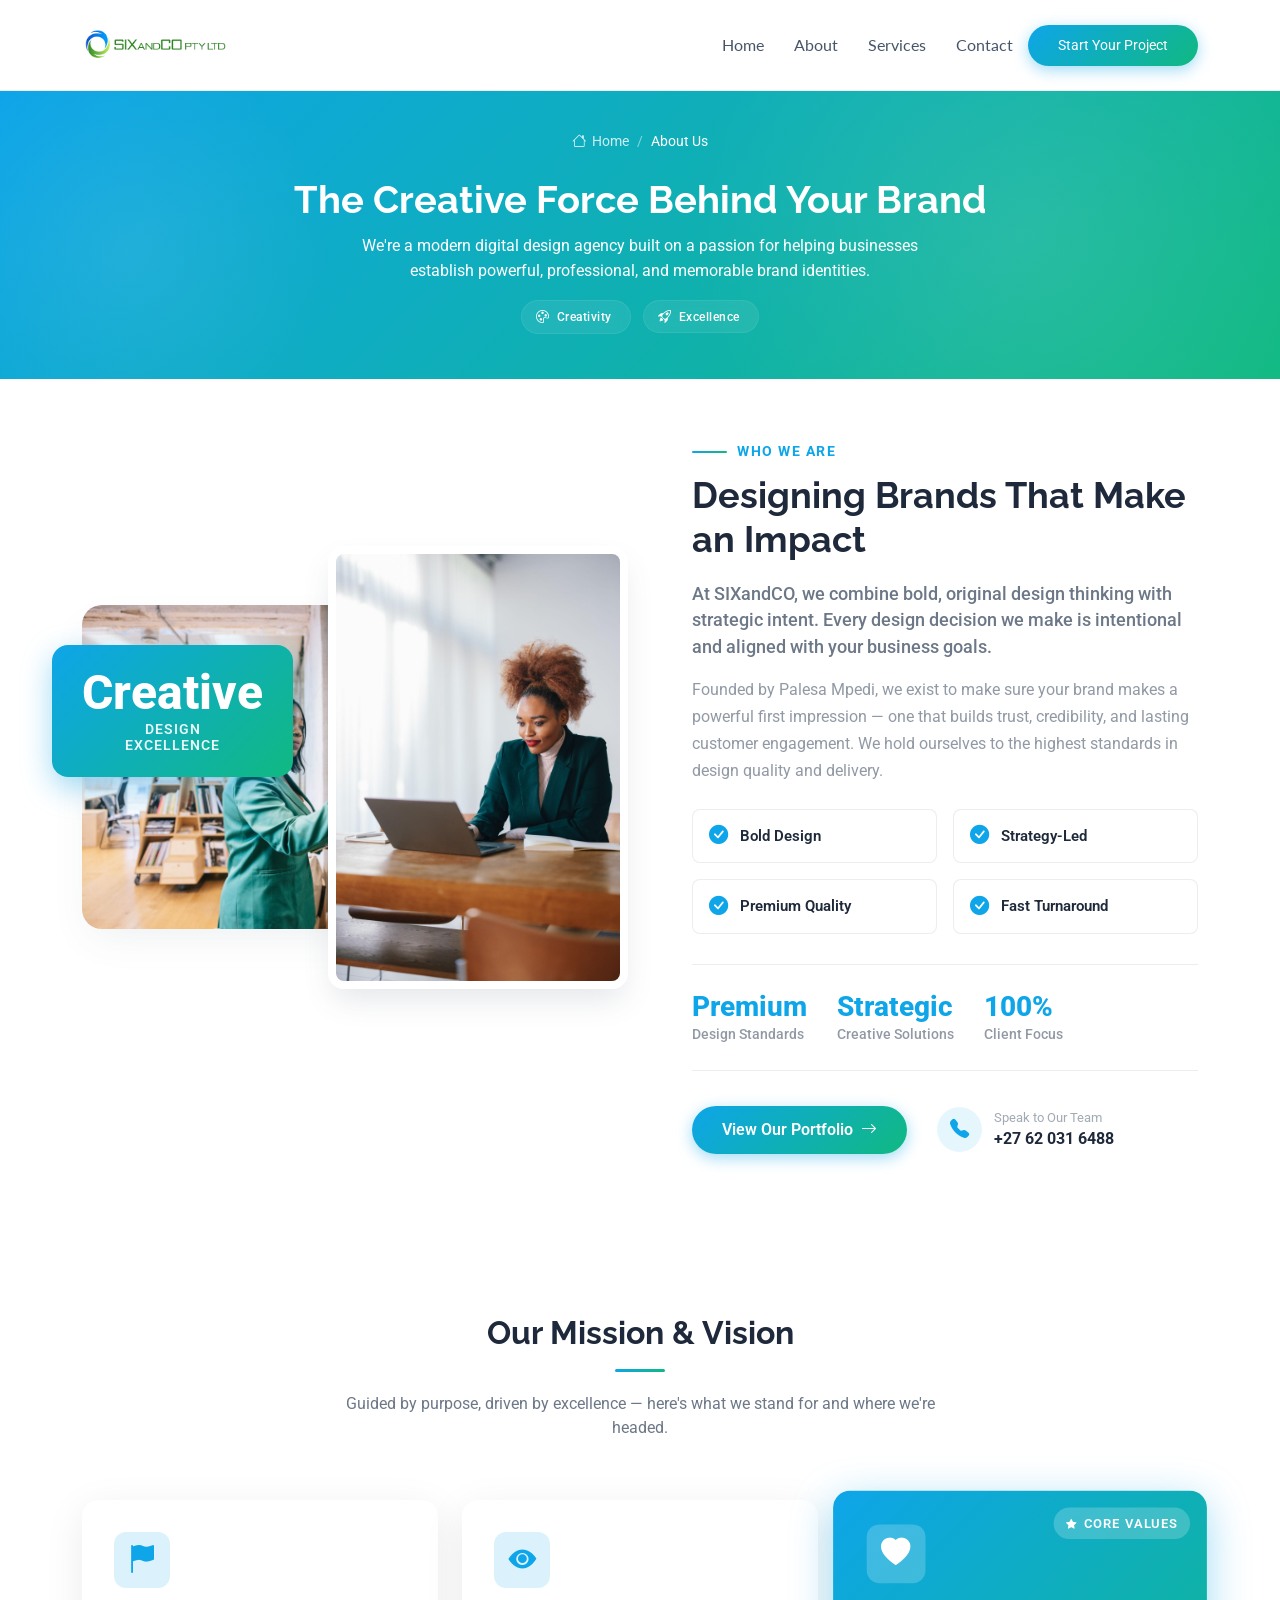
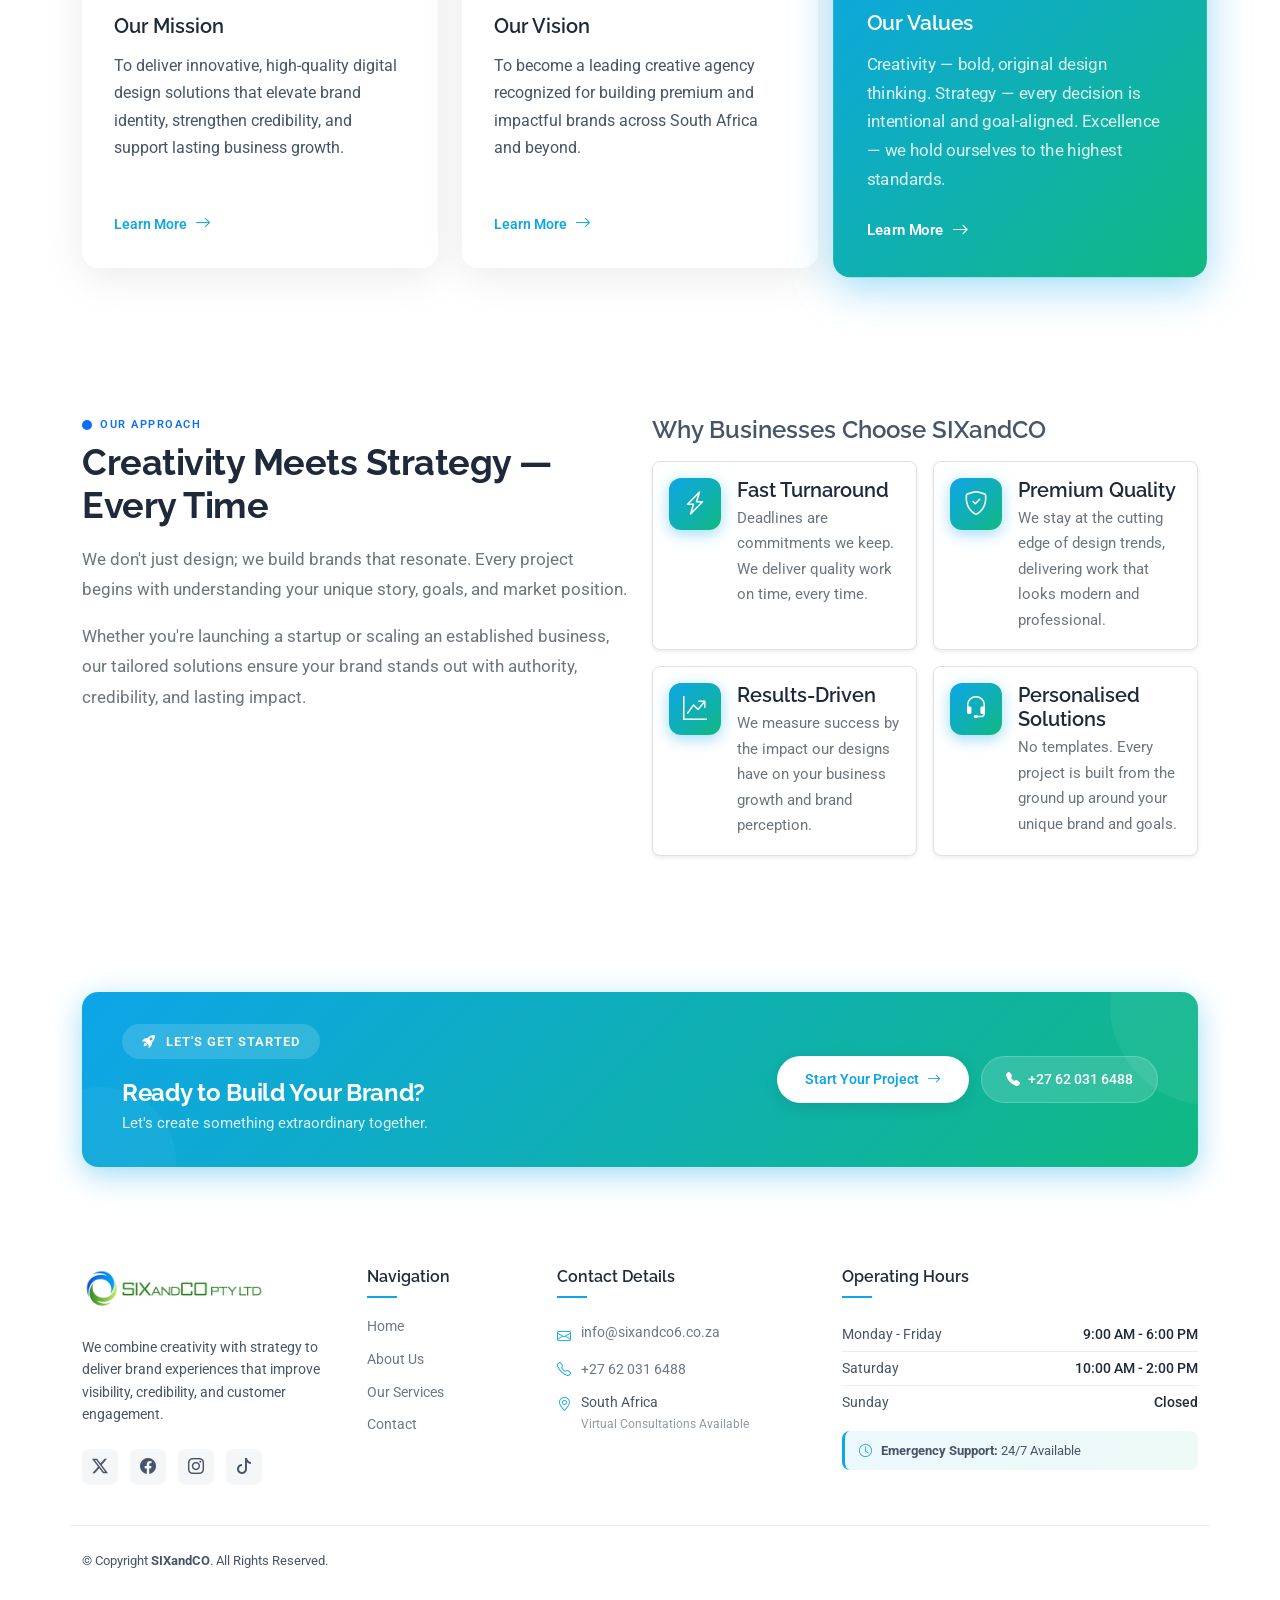
<file: about.html>
<!DOCTYPE html>
<html lang="en">

<head>
  <meta charset="utf-8">
  <meta content="width=device-width, initial-scale=1.0" name="viewport">
  <title>About SIXandCO | Premium Brand & Digital Design Agency</title>
  <meta name="description" content="Learn about SIXandCO, a modern digital design agency founded by Palesa Mpedi. We craft powerful brand identities, websites, and marketing materials that elevate businesses.">
  <meta name="keywords" content="about SIXandCO, branding agency South Africa, digital design agency, Palesa Mpedi, brand identity">

  <!-- Favicons -->
  <link href="assets/img/favicon.png" rel="icon">
  <link href="assets/img/apple-touch-icon.png" rel="apple-touch-icon">

  <!-- Fonts -->
  <link href="https://fonts.googleapis.com" rel="preconnect">
  <link href="https://fonts.gstatic.com" rel="preconnect" crossorigin>
  <link href="https://fonts.googleapis.com/css2?family=Roboto:ital,wght@0,100;0,300;0,400;0,500;0,700;0,900;1,100;1,300;1,400;1,500;1,700;1,900&family=Lato:ital,wght@0,100;0,300;0,400;0,700;0,900;1,100;1,300;1,400;1,700;1,900&family=Raleway:ital,wght@0,100;0,200;0,300;0,400;0,500;0,600;0,700;0,800;0,900;1,100;1,200;1,300;1,400;1,500;1,600;1,700;1,800;1,900&display=swap" rel="stylesheet">

  <!-- Vendor CSS Files -->
  <link href="assets/vendor/bootstrap/css/bootstrap.min.css" rel="stylesheet">
  <link href="assets/vendor/bootstrap-icons/bootstrap-icons.css" rel="stylesheet">
  <link href="assets/vendor/aos/aos.css" rel="stylesheet">
  <link href="assets/vendor/glightbox/css/glightbox.min.css" rel="stylesheet">
  <link href="assets/vendor/swiper/swiper-bundle.min.css" rel="stylesheet">

  <!-- Main CSS File -->
  <link href="assets/css/main.css" rel="stylesheet">

</head>

<body class="service-details-page">

<header id="header" class="header d-flex align-items-center sticky-top">
  <div class="container position-relative d-flex align-items-center justify-content-between">

    <a href="index.html" class="logo d-flex align-items-center me-auto me-xl-0">
      <img src="assets/img/logo.png" alt="SIXandCO Logo">
    </a>

    <nav id="navmenu" class="navmenu">
      <ul>
        <!-- Mobile Logo -->
        <li class="mobile-logo d-xl-none">
          <img src="assets/img/logo.png" alt="SIXandCO Logo">
        </li>
        <!-- Navigation Links -->
        <li><a href="index.html"><i class="nav-icon bi bi-house"></i> Home <i class="nav-arrow bi bi-chevron-down"></i></a></li>
        <li><a href="about.html" class="active"><i class="nav-icon bi bi-info-circle"></i> About <i class="nav-arrow bi bi-chevron-down"></i></a></li>
        <li><a href="services.html"><i class="nav-icon bi bi-grid"></i> Services <i class="nav-arrow bi bi-chevron-down"></i></a></li>
        <li><a href="contact.html"><i class="nav-icon bi bi-envelope"></i> Contact <i class="nav-arrow bi bi-chevron-down"></i></a></li>
        <!-- Mobile CTA Button -->
        <li class="mobile-cta d-xl-none">
          <a href="index.html#about">Start Your Project <i class="bi bi-arrow-right"></i></a>
        </li>
      </ul>
      <i class="mobile-nav-toggle d-xl-none bi bi-list"></i>
    </nav>

    <a class="btn-getstarted" href="index.html#about">Start Your Project</a>

  </div>
</header>

  <main class="main">

<!-- Page Title -->
<div class="page-title" style="padding: 40px 0 30px;">
  <div class="breadcrumbs" style="margin-bottom: 8px;">
    <nav aria-label="breadcrumb">
      <ol class="breadcrumb">
        <li class="breadcrumb-item"><a href="index.html"><i class="bi bi-house"></i> Home</a></li>
        <li class="breadcrumb-item active current">About Us</li>
      </ol>
    </nav>
  </div>

  <div class="title-wrapper" style="max-width: 900px;">
    <h1 style="font-size: 2.4rem; font-weight: 700; color: var(--contrast-color); margin-bottom: 10px; line-height: 1.2;">
      The Creative Force Behind Your Brand
    </h1>

    <p style="font-size: 1rem; color: var(--contrast-color); max-width: 600px; margin: 0 auto 16px; line-height: 1.6;">
      We're a modern digital design agency built on a passion for helping businesses establish powerful, professional, and memorable brand identities.
    </p>

    <!-- Compact Pillar Badges -->
    <div style="display: flex; justify-content: center; gap: 12px; flex-wrap: wrap;">
      
      <!-- Pillar 1: Creativity -->
      <div style="display: flex; align-items: center; gap: 8px; padding: 6px 18px 6px 14px; background: rgba(255,255,255,0.08); border-radius: 50px; backdrop-filter: blur(8px); border: 1px solid rgba(255,255,255,0.08); transition: all 0.4s cubic-bezier(0.34, 1.56, 0.64, 1); cursor: default;" 
           onmouseenter="this.style.transform='translateY(-2px)'; this.style.background='rgba(255,255,255,0.16)'; this.style.borderColor='rgba(255,255,255,0.2)';" 
           onmouseleave="this.style.transform='translateY(0)'; this.style.background='rgba(255,255,255,0.08)'; this.style.borderColor='rgba(255,255,255,0.08)';">
        <i class="bi bi-palette" style="color: #fff; font-size: 13px;"></i>
        <span style="color: #fff; font-weight: 500; font-size: 12px; letter-spacing: 0.5px;">Creativity</span>
      </div>


      <!-- Pillar 2: Excellence -->
      <div style="display: flex; align-items: center; gap: 8px; padding: 6px 18px 6px 14px; background: rgba(255,255,255,0.08); border-radius: 50px; backdrop-filter: blur(8px); border: 1px solid rgba(255,255,255,0.08); transition: all 0.4s cubic-bezier(0.34, 1.56, 0.64, 1); cursor: default;" 
           onmouseenter="this.style.transform='translateY(-2px)'; this.style.background='rgba(255,255,255,0.16)'; this.style.borderColor='rgba(255,255,255,0.2)';" 
           onmouseleave="this.style.transform='translateY(0)'; this.style.background='rgba(255,255,255,0.08)'; this.style.borderColor='rgba(255,255,255,0.08)';">
        <i class="bi bi-rocket-takeoff" style="color: #fff; font-size: 13px;"></i>
        <span style="color: #fff; font-weight: 500; font-size: 12px; letter-spacing: 0.5px;">Excellence</span>
      </div>

    </div>
  </div>
</div>


    
<!-- About Section -->
<section id="about" class="about section">

  <div class="container" data-aos="fade-up" data-aos-delay="100">

    <div class="row gy-5 align-items-center">

      <div class="col-xl-6 aos-init aos-animate" data-aos="fade-right" data-aos-delay="200">
        <div class="about-images-wrapper">
          <div class="image-main">
            <img src="assets/img/pic4.jfif" alt="SIXandCO Creative Team" class="img-fluid">
          </div>
          <div class="image-offset">
            <img src="assets/img/pic2.jfif" alt="Design Process" class="img-fluid">
          </div>
          <div class="experience-badge">
            <span class="years">Creative</span>
            <span class="text">Design<br>Excellence</span>
          </div>
          <div class="shape-pattern"></div>
        </div>
      </div>

      <div class="col-xl-6 aos-init aos-animate" data-aos="fade-left" data-aos-delay="300">
        <div class="about-content">
          <div class="section-subtitle">Who We Are</div>
          <h2>Designing Brands That Make an Impact</h2>
          <p class="lead-text">
            At SIXandCO, we combine bold, original design thinking with strategic intent. Every design decision we make is intentional and aligned with your business goals.
          </p>
          <p class="mb-4 description">
            Founded by Palesa Mpedi, we exist to make sure your brand makes a powerful first impression — one that builds trust, credibility, and lasting customer engagement. We hold ourselves to the highest standards in design quality and delivery.
          </p>

          <div class="features-grid">
            <div class="feature-card">
              <i class="bi bi-check-circle-fill"></i>
              <span>Bold Design</span>
            </div>
            <div class="feature-card">
              <i class="bi bi-check-circle-fill"></i>
              <span>Strategy-Led</span>
            </div>
            <div class="feature-card">
              <i class="bi bi-check-circle-fill"></i>
              <span>Premium Quality</span>
            </div>
            <div class="feature-card">
              <i class="bi bi-check-circle-fill"></i>
              <span>Fast Turnaround</span>
            </div>
          </div>

          <div class="stats-row">
            <div class="stat-box">
              <span class="number">Premium</span>
              <span class="label">Design Standards</span>
            </div>
            <div class="stat-box">
              <span class="number">Strategic</span>
              <span class="label">Creative Solutions</span>
            </div>
            <div class="stat-box">
              <span class="number">100%</span>
              <span class="label">Client Focus</span>
            </div>
          </div>

          <div class="action-buttons">
            <a href="#portfolio" class="btn btn-primary-custom">
              View Our Portfolio <i class="bi bi-arrow-right"></i>
            </a>
            <div class="contact-info">
              <div class="icon-box">
                <i class="bi bi-telephone-fill"></i>
              </div>
              <div class="text">
                <span>Speak to Our Team</span>
                <a href="tel:+27620316488">+27 62 031 6488</a>
              </div>
            </div>
          </div>

        </div>
      </div>

    </div>

  </div>

</section><!-- /About Section -->
    
    <!-- Mission Vision Values Section -->
    <section id="mission-vision" class="services section">

      <!-- Section Title -->
      <div class="container section-title" data-aos="fade-up">
        <h2>Our Mission & Vision</h2>
        <p>Guided by purpose, driven by excellence — here's what we stand for and where we're headed.</p>
      </div><!-- End Section Title -->

      <div class="container" data-aos="fade-up" data-aos-delay="100">

        <div class="row g-4">

          <!-- Mission Card 1 -->
          <div class="col-lg-4 col-md-6" data-aos="fade-up" data-aos-delay="100">
            <div class="service-card">
              <div class="icon-wrapper">
                <i class="bi bi-flag-fill"></i>
              </div>
              <h3>Our Mission</h3>
              <p>To deliver innovative, high-quality digital design solutions that elevate brand identity, strengthen credibility, and support lasting business growth.</p>
              <a href="#" class="service-link">
                <span>Learn More</span>
                <i class="bi bi-arrow-right"></i>
              </a>
            </div>
          </div><!-- End Mission Card -->

          <!-- Vision Card 2 -->
          <div class="col-lg-4 col-md-6" data-aos="fade-up" data-aos-delay="200">
            <div class="service-card">
              <div class="icon-wrapper">
                <i class="bi bi-eye-fill"></i>
              </div>
              <h3>Our Vision</h3>
              <p>To become a leading creative agency recognized for building premium and impactful brands across South Africa and beyond.</p>
              <a href="#" class="service-link">
                <span>Learn More</span>
                <i class="bi bi-arrow-right"></i>
              </a>
            </div>
          </div><!-- End Vision Card -->

          <!-- Values Card 3 - Featured -->
          <div class="col-lg-4 col-md-6" data-aos="fade-up" data-aos-delay="300">
            <div class="service-card featured">
              <div class="featured-badge">
                <i class="bi bi-star-fill"></i>
                <span>Core Values</span>
              </div>
              <div class="icon-wrapper">
                <i class="bi bi-heart-fill"></i>
              </div>
              <h3>Our Values</h3>
              <p>Creativity — bold, original design thinking. Strategy — every decision is intentional and goal-aligned. Excellence — we hold ourselves to the highest standards.</p>
              <a href="#" class="service-link">
                <span>Learn More</span>
                <i class="bi bi-arrow-right"></i>
              </a>
            </div>
          </div><!-- End Values Card -->

        </div>

      </div>

    </section><!-- /Mission Vision Values Section -->

    <!-- Service Details Section: 2 cols (text + 4 icon cards) -->
<section id="service-details" class="service-details section py-5">
  <div class="container" data-aos="fade-up" data-aos-delay="100">

    <div class="row gy-5">

      <!-- LEFT COLUMN -->
      <div class="col-lg-6">
        <div class="service-overview" data-aos="fade-up" data-aos-delay="200">
          <div class="overview-label d-flex align-items-center gap-2 mb-2">
            <span class="dot" style="display:inline-block; width:10px; height:10px; background:#0d6efd; border-radius:50%;"></span>
            <span class="text-primary fw-semibold text-uppercase small">Our Approach</span>
          </div>
          <h2 class="fw-bold mb-3">Creativity Meets Strategy — Every Time</h2>
          <p class="text-secondary">We don't just design; we build brands that resonate. Every project begins with understanding your unique story, goals, and market position.</p>
          <p class="text-secondary">Whether you're launching a startup or scaling an established business, our tailored solutions ensure your brand stands out with authority, credibility, and lasting impact.</p>
        </div>
      </div>

      <!-- RIGHT COLUMN: 4 icon cards -->
      <div class="col-lg-6">
        <div class="key-features" data-aos="fade-up" data-aos-delay="300">
          <h3 class="h5 fw-semibold mb-3">Why Businesses Choose SIXandCO</h3>
          <div class="row g-3">
            <!-- Card 1 -->
            <div class="col-md-6">
              <div class="feature-card border rounded-3 p-3 h-100 d-flex align-items-start gap-3 bg-white shadow-sm">
                <div class="feature-icon text-primary fs-3">
                  <i class="bi bi-lightning-charge"></i>
                </div>
                <div class="feature-content">
                  <h5 class="fw-semibold mb-1">Fast Turnaround</h5>
                  <p class="mb-0 small text-secondary">Deadlines are commitments we keep. We deliver quality work on time, every time.</p>
                </div>
              </div>
            </div>
            <!-- Card 2 -->
            <div class="col-md-6">
              <div class="feature-card border rounded-3 p-3 h-100 d-flex align-items-start gap-3 bg-white shadow-sm">
                <div class="feature-icon text-primary fs-3">
                  <i class="bi bi-shield-check"></i>
                </div>
                <div class="feature-content">
                  <h5 class="fw-semibold mb-1">Premium Quality</h5>
                  <p class="mb-0 small text-secondary">We stay at the cutting edge of design trends, delivering work that looks modern and professional.</p>
                </div>
              </div>
            </div>
            <!-- Card 3 -->
            <div class="col-md-6">
              <div class="feature-card border rounded-3 p-3 h-100 d-flex align-items-start gap-3 bg-white shadow-sm">
                <div class="feature-icon text-primary fs-3">
                  <i class="bi bi-graph-up-arrow"></i>
                </div>
                <div class="feature-content">
                  <h5 class="fw-semibold mb-1">Results-Driven</h5>
                  <p class="mb-0 small text-secondary">We measure success by the impact our designs have on your business growth and brand perception.</p>
                </div>
              </div>
            </div>
            <!-- Card 4 -->
            <div class="col-md-6">
              <div class="feature-card border rounded-3 p-3 h-100 d-flex align-items-start gap-3 bg-white shadow-sm">
                <div class="feature-icon text-primary fs-3">
                  <i class="bi bi-headset"></i>
                </div>
                <div class="feature-content">
                  <h5 class="fw-semibold mb-1">Personalised Solutions</h5>
                  <p class="mb-0 small text-secondary">No templates. Every project is built from the ground up around your unique brand and goals.</p>
                </div>
              </div>
            </div>
          </div>
        </div>
      </div>

    </div>
  </div>
</section>

    <!-- Call to Action Section -->
    <section id="cta" class="cta-section section" style="padding: 40px 0;">
      <div class="container" data-aos="fade-up">
        <div class="row justify-content-center">
          <div class="col-12">
            <div class="cta-wrapper" style="background: var(--section-gradient); border-radius: 16px; padding: 32px 40px; display: flex; align-items: center; justify-content: space-between; flex-wrap: wrap; gap: 20px; position: relative; overflow: hidden; box-shadow: 0 8px 30px var(--btn-gradient-shadow);">
              <!-- Decorative Elements -->
              <div style="position: absolute; top: -50%; right: -10%; width: 200px; height: 200px; border-radius: 50%; background: rgba(255,255,255,0.06); pointer-events: none;"></div>
              <div style="position: absolute; bottom: -40%; left: -5%; width: 150px; height: 150px; border-radius: 50%; background: rgba(255,255,255,0.04); pointer-events: none;"></div>
              
              <div style="position: relative; z-index: 1; flex: 1;">
			                  <div style="display: inline-flex; align-items: center; gap: 10px; padding: 8px 20px; background: rgba(255,255,255,0.15); border-radius: 50px; color: var(--contrast-color); font-size: 13px; font-weight: 600; text-transform: uppercase; letter-spacing: 1px; margin-bottom: 20px;">
                  <i class="bi bi-rocket-takeoff-fill"></i>
                  <span>Let's Get Started</span>
                </div>
                <h3 style="font-size: 24px; font-weight: 700; color: var(--contrast-color); margin: 0 0 4px 0; letter-spacing: -0.3px;">
                  Ready to Build Your Brand?
                </h3>
                <p style="font-size: 15px; color: rgba(255,255,255,0.85); margin: 0; line-height: 1.5;">
                  Let's create something extraordinary together.
                </p>
              </div>

              <div style="position: relative; z-index: 1; display: flex; gap: 12px; flex-wrap: wrap;">
                <a href="contact.html" style="display: inline-flex; align-items: center; gap: 8px; padding: 12px 28px; background: var(--contrast-color); color: var(--accent-color); border-radius: 50px; font-weight: 600; font-size: 14px; text-decoration: none; transition: all 0.3s ease; box-shadow: 0 4px 15px rgba(0,0,0,0.1);">
                  Start Your Project
                  <i class="bi bi-arrow-right" style="transition: transform 0.3s ease;"></i>
                </a>
                <a href="tel:+27620316488" style="display: inline-flex; align-items: center; gap: 8px; padding: 12px 24px; background: rgba(255,255,255,0.15); color: var(--contrast-color); border-radius: 50px; font-weight: 500; font-size: 14px; text-decoration: none; transition: all 0.3s ease; border: 1px solid rgba(255,255,255,0.2);">
                  <i class="bi bi-telephone-fill"></i>
                  +27 62 031 6488
                </a>
              </div>
			  
            </div>
          </div>
        </div>
      </div>
    </section><!-- /Call to Action Section -->
    

  </main>

  <footer id="footer" class="footer light-background">

  <div class="container footer-top">
    <div class="row gy-4">
      
      <!-- Brand Info with Logo -->
      <div class="col-lg-3 col-md-6 footer-info">
        <a href="index.html" class="logo d-flex align-items-center mb-4">
          <img src="assets/img/logo.png" alt="SIXandCO Logo" style="max-height: 45px; width: auto; margin-right: 10px;">
        </a>
        <p>We combine creativity with strategy to deliver brand experiences that improve visibility, credibility, and customer engagement.</p>

        <div class="social-links d-flex mt-4">
          <a href="#" aria-label="Twitter"><i class="bi bi-twitter-x"></i></a>
          <a href="#" aria-label="Facebook"><i class="bi bi-facebook"></i></a>
          <a href="#" aria-label="Instagram"><i class="bi bi-instagram"></i></a>
          <a href="#" aria-label="TikTok"><i class="bi bi-tiktok"></i></a>
        </div>
      </div>

      <!-- Navigation -->
      <div class="col-lg-2 col-md-6 footer-links">
        <h4>Navigation</h4>
        <ul>
          <li><a href="index.html">Home</a></li>
          <li><a href="about.html">About Us</a></li>
          <li><a href="services.html">Our Services</a></li>
          <li><a href="contact.html">Contact</a></li>
        </ul>
      </div>

      <!-- Contact Details -->
      <div class="col-lg-3 col-md-6 footer-links">
        <h4>Contact Details</h4>
        <ul>
          <li style="display: flex; align-items: flex-start; gap: 10px; padding: 6px 0;">
            <i class="bi bi-envelope" style="color: var(--accent-color); font-size: 14px; margin-top: 2px;"></i>
            <a href="mailto:info@sixandco6.co.za" style="word-break: break-word;">info@sixandco6.co.za</a>
          </li>
          <li style="display: flex; align-items: center; gap: 10px; padding: 6px 0;">
            <i class="bi bi-telephone" style="color: var(--accent-color); font-size: 14px;"></i>
            <a href="tel:+27620316488">+27 62 031 6488</a>
          </li>
          <li style="display: flex; align-items: flex-start; gap: 10px; padding: 6px 0;">
            <i class="bi bi-geo-alt" style="color: var(--accent-color); font-size: 14px; margin-top: 2px;"></i>
            <span>South Africa<br><span style="font-size: 12px; color: color-mix(in srgb, var(--default-color), transparent 40%);">Virtual Consultations Available</span></span>
          </li>
        </ul>
      </div>

      <!-- Operating Hours -->
      <div class="col-lg-4 col-md-6 footer-links">
        <h4>Operating Hours</h4>
        <ul>
          <li style="display: flex; justify-content: space-between; padding: 6px 0; border-bottom: 1px solid color-mix(in srgb, var(--default-color), transparent 90%);">
            <span>Monday - Friday</span>
            <span style="font-weight: 500; color: var(--heading-color);">9:00 AM - 6:00 PM</span>
          </li>
          <li style="display: flex; justify-content: space-between; padding: 6px 0; border-bottom: 1px solid color-mix(in srgb, var(--default-color), transparent 90%);">
            <span>Saturday</span>
            <span style="font-weight: 500; color: var(--heading-color);">10:00 AM - 2:00 PM</span>
          </li>
          <li style="display: flex; justify-content: space-between; padding: 6px 0;">
            <span>Sunday</span>
            <span style="font-weight: 500; color: var(--heading-color);">Closed</span>
          </li>
          <li style="margin-top: 12px; padding: 10px 14px; background: var(--section-gradient-light); border-radius: 8px; border-left: 3px solid var(--accent-color);">
            <span style="font-size: 13px; color: var(--default-color);">
              <i class="bi bi-clock" style="color: var(--accent-color); margin-right: 6px;"></i>
              <strong>Emergency Support:</strong> 24/7 Available
            </span>
          </li>
        </ul>
      </div>

    </div>
  </div>

  <div class="container footer-bottom">
    <div class="row gy-3">
      <div class="col-md-6 order-2 order-md-1">
        <div class="copyright">
          <p>© <span>Copyright</span> <strong class="sitename">SIXandCO</strong>. All Rights Reserved.</p>
        </div>
      </div>
<!--       <div class="col-md-6 order-1 order-md-2">
        <div class="legal-links" style="display: flex; gap: 20px; justify-content: flex-end; font-size: 13px;">
          <a href="privacy.html">Privacy Policy</a>
          <a href="terms.html">Terms of Service</a>
          <a href="cookies.html">Cookies</a>
        </div>
      </div> -->
    </div>
  </div>

</footer>

  <!-- Scroll Top -->
  <a href="#" id="scroll-top" class="scroll-top d-flex align-items-center justify-content-center"><i class="bi bi-arrow-up-short"></i></a>

  <!-- Preloader -->
  <div id="preloader"></div>

  <!-- Vendor JS Files -->
  <script src="assets/vendor/bootstrap/js/bootstrap.bundle.min.js"></script>
  <script src="assets/vendor/php-email-form/validate.js"></script>
  <script src="assets/vendor/aos/aos.js"></script>
  <script src="assets/vendor/glightbox/js/glightbox.min.js"></script>
  <script src="assets/vendor/imagesloaded/imagesloaded.pkgd.min.js"></script>
  <script src="assets/vendor/isotope-layout/isotope.pkgd.min.js"></script>
  <script src="assets/vendor/purecounter/purecounter_vanilla.js"></script>
  <script src="assets/vendor/swiper/swiper-bundle.min.js"></script>

  <!-- Main JS File -->
  <script src="assets/js/main.js"></script>

</body>

</html>
</file>
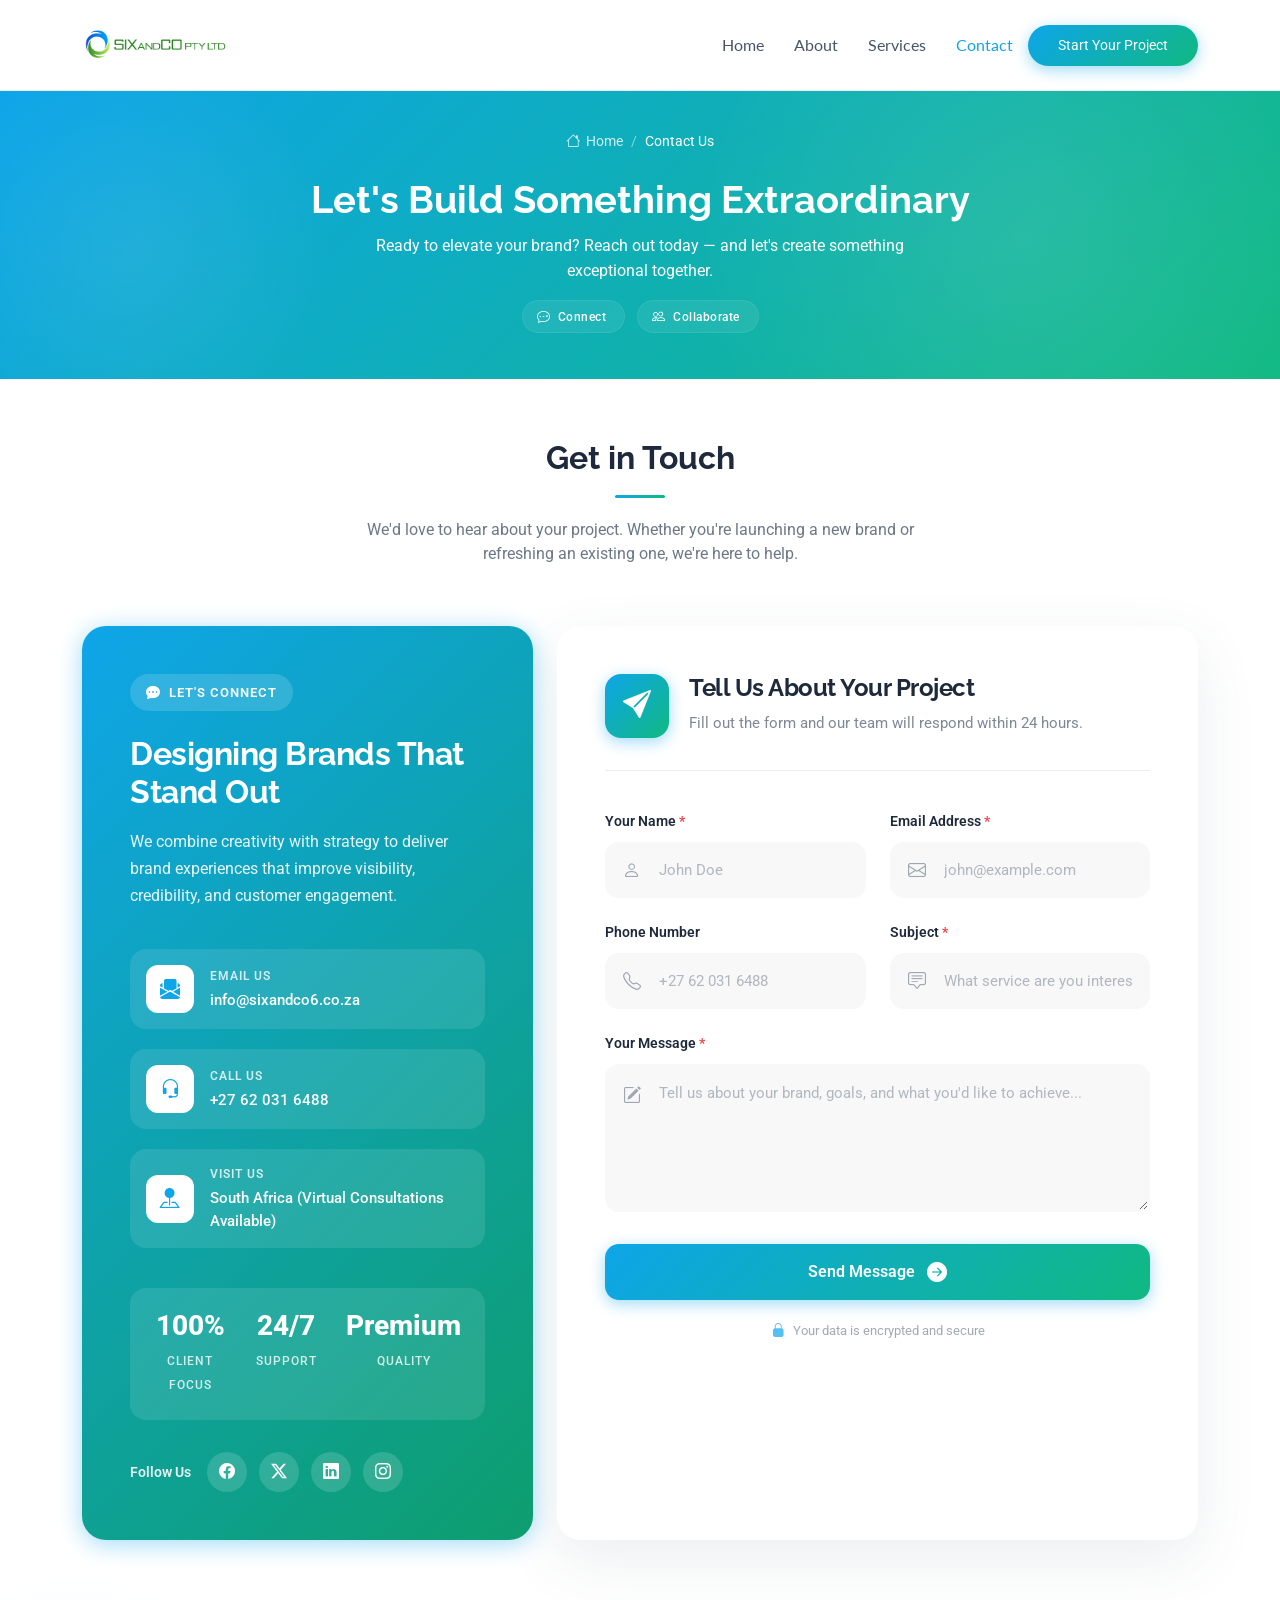
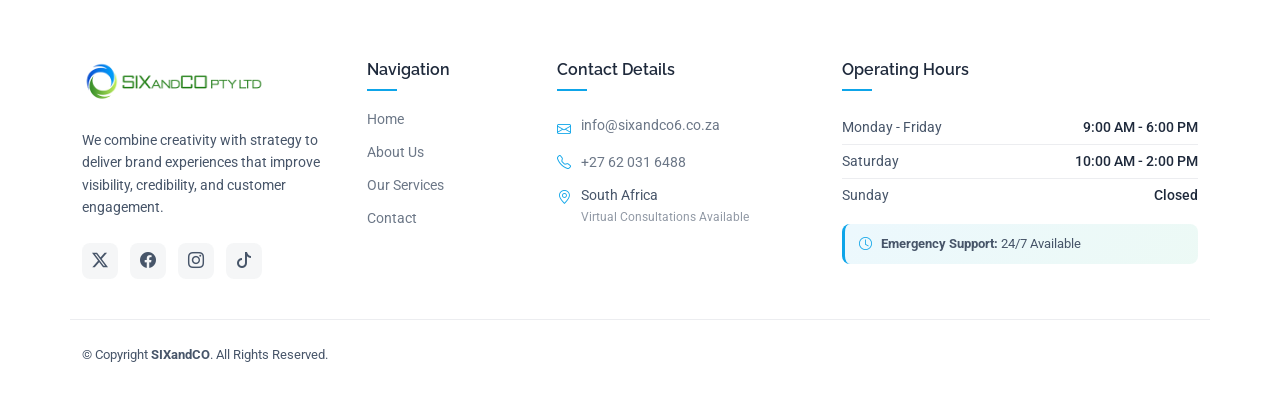
<file: contact.html>
<!DOCTYPE html>
<html lang="en">

<head>
  <meta charset="utf-8">
  <meta content="width=device-width, initial-scale=1.0" name="viewport">
  <title>Contact | SIXandCO - Let's Build Your Brand</title>
  <meta name="description" content="Get in touch with SIXandCO today. Let's discuss your branding, website design, or digital marketing needs. We're ready to bring your vision to life.">
  <meta name="keywords" content="contact branding agency, website design quote, digital marketing South Africa, brand strategy consultation">

  <!-- Favicons -->
  <link href="assets/img/favicon.png" rel="icon">
  <link href="assets/img/apple-touch-icon.png" rel="apple-touch-icon">

  <!-- Fonts -->
  <link href="https://fonts.googleapis.com" rel="preconnect">
  <link href="https://fonts.gstatic.com" rel="preconnect" crossorigin>
  <link href="https://fonts.googleapis.com/css2?family=Roboto:ital,wght@0,100;0,300;0,400;0,500;0,700;0,900;1,100;1,300;1,400;1,500;1,700;1,900&family=Lato:ital,wght@0,100;0,300;0,400;0,700;0,900;1,100;1,300;1,400;1,700;1,900&family=Raleway:ital,wght@0,100;0,200;0,300;0,400;0,500;0,600;0,700;0,800;0,900;1,100;1,200;1,300;1,400;1,500;1,600;1,700;1,800;1,900&display=swap" rel="stylesheet">

  <!-- Vendor CSS Files -->
  <link href="assets/vendor/bootstrap/css/bootstrap.min.css" rel="stylesheet">
  <link href="assets/vendor/bootstrap-icons/bootstrap-icons.css" rel="stylesheet">
  <link href="assets/vendor/aos/aos.css" rel="stylesheet">
  <link href="assets/vendor/glightbox/css/glightbox.min.css" rel="stylesheet">
  <link href="assets/vendor/swiper/swiper-bundle.min.css" rel="stylesheet">

  <!-- Main CSS File -->
  <link href="assets/css/main.css" rel="stylesheet">

</head>

<body class="service-details-page">

<header id="header" class="header d-flex align-items-center sticky-top">
  <div class="container position-relative d-flex align-items-center justify-content-between">

    <a href="index.html" class="logo d-flex align-items-center me-auto me-xl-0">
      <img src="assets/img/logo.png" alt="SIXandCO Logo">
    </a>

    <nav id="navmenu" class="navmenu">
      <ul>
        <!-- Mobile Logo -->
        <li class="mobile-logo d-xl-none">
          <img src="assets/img/logo.png" alt="SIXandCO Logo">
        </li>
        <!-- Navigation Links -->
        <li><a href="index.html"><i class="nav-icon bi bi-house"></i> Home <i class="nav-arrow bi bi-chevron-down"></i></a></li>
        <li><a href="about.html"><i class="nav-icon bi bi-info-circle"></i> About <i class="nav-arrow bi bi-chevron-down"></i></a></li>
        <li><a href="services.html"><i class="nav-icon bi bi-grid"></i> Services <i class="nav-arrow bi bi-chevron-down"></i></a></li>
        <li><a href="contact.html" class="active"><i class="nav-icon bi bi-envelope"></i> Contact <i class="nav-arrow bi bi-chevron-down"></i></a></li>
        <!-- Mobile CTA Button -->
        <li class="mobile-cta d-xl-none">
          <a href="index.html#about">Start Your Project <i class="bi bi-arrow-right"></i></a>
        </li>
      </ul>
      <i class="mobile-nav-toggle d-xl-none bi bi-list"></i>
    </nav>

    <a class="btn-getstarted" href="index.html#about">Start Your Project</a>

  </div>
</header>

  <main class="main">

<!-- Page Title -->
<div class="page-title" style="padding: 40px 0 30px;">
  <div class="breadcrumbs" style="margin-bottom: 8px;">
    <nav aria-label="breadcrumb">
      <ol class="breadcrumb">
        <li class="breadcrumb-item"><a href="index.html"><i class="bi bi-house"></i> Home</a></li>
        <li class="breadcrumb-item active current">Contact Us</li>
      </ol>
    </nav>
  </div>

  <div class="title-wrapper" style="max-width: 900px;">
    <h1 style="font-size: 2.4rem; font-weight: 700; color: var(--contrast-color); margin-bottom: 10px; line-height: 1.2;">
      Let's Build Something Extraordinary
    </h1>

    <p style="font-size: 1rem; color: var(--contrast-color); max-width: 600px; margin: 0 auto 16px; line-height: 1.6;">
      Ready to elevate your brand? Reach out today — and let's create something exceptional together.
    </p>

    <!-- Compact Pillar Badges -->
    <div style="display: flex; justify-content: center; gap: 12px; flex-wrap: wrap;">
      
      <!-- Pillar 1: Connect -->
      <div style="display: flex; align-items: center; gap: 8px; padding: 6px 18px 6px 14px; background: rgba(255,255,255,0.08); border-radius: 50px; backdrop-filter: blur(8px); border: 1px solid rgba(255,255,255,0.08); transition: all 0.4s cubic-bezier(0.34, 1.56, 0.64, 1); cursor: default;" 
           onmouseenter="this.style.transform='translateY(-2px)'; this.style.background='rgba(255,255,255,0.16)'; this.style.borderColor='rgba(255,255,255,0.2)';" 
           onmouseleave="this.style.transform='translateY(0)'; this.style.background='rgba(255,255,255,0.08)'; this.style.borderColor='rgba(255,255,255,0.08)';">
        <i class="bi bi-chat-dots" style="color: #fff; font-size: 13px;"></i>
        <span style="color: #fff; font-weight: 500; font-size: 12px; letter-spacing: 0.5px;">Connect</span>
      </div>

      <!-- Pillar 2: Collaborate -->
      <div style="display: flex; align-items: center; gap: 8px; padding: 6px 18px 6px 14px; background: rgba(255,255,255,0.08); border-radius: 50px; backdrop-filter: blur(8px); border: 1px solid rgba(255,255,255,0.08); transition: all 0.4s cubic-bezier(0.34, 1.56, 0.64, 1); cursor: default;" 
           onmouseenter="this.style.transform='translateY(-2px)'; this.style.background='rgba(255,255,255,0.16)'; this.style.borderColor='rgba(255,255,255,0.2)';" 
           onmouseleave="this.style.transform='translateY(0)'; this.style.background='rgba(255,255,255,0.08)'; this.style.borderColor='rgba(255,255,255,0.08)';">
        <i class="bi bi-people" style="color: #fff; font-size: 13px;"></i>
        <span style="color: #fff; font-weight: 500; font-size: 12px; letter-spacing: 0.5px;">Collaborate</span>
      </div>

    </div>
  </div>
</div>


       <!-- Contact Section -->
    <section id="contact" class="contact section">

      <!-- Section Title -->
      <div class="container section-title" data-aos="fade-up">
        <h2>Get in Touch</h2>
        <p>We'd love to hear about your project. Whether you're launching a new brand or refreshing an existing one, we're here to help.</p>
      </div><!-- End Section Title -->

      <div class="container" data-aos="fade-up" data-aos-delay="100">

        <div class="row gy-5 align-items-stretch">

          <div class="col-lg-5" data-aos="fade-right" data-aos-delay="200">
            <div class="info-panel">
              <div class="panel-header">
                <span class="section-badge">
                  <i class="bi bi-chat-dots-fill"></i>
                  Let's Connect
                </span>
                <h3>Designing Brands That Stand Out</h3>
                <p>We combine creativity with strategy to deliver brand experiences that improve visibility, credibility, and customer engagement.</p>
              </div>

              <div class="contact-methods">
                <div class="method-item">
                  <div class="method-icon">
                    <i class="bi bi-envelope-paper-fill"></i>
                  </div>
                  <div class="method-details">
                    <span class="method-label">Email Us</span>
                    <a href="mailto:info@sixandco6.co.za">info@sixandco6.co.za</a>
                  </div>
                </div>

                <div class="method-item">
                  <div class="method-icon">
                    <i class="bi bi-headset"></i>
                  </div>
                  <div class="method-details">
                    <span class="method-label">Call Us</span>
                    <a href="tel:+27620316488">+27 62 031 6488</a>
                  </div>
                </div>

                <div class="method-item">
                  <div class="method-icon">
                    <i class="bi bi-pin-map-fill"></i>
                  </div>
                  <div class="method-details">
                    <span class="method-label">Visit Us</span>
                    <span>South Africa (Virtual Consultations Available)</span>
                  </div>
                </div>
              </div>

             <div class="stats-strip">
  <div class="stat-item">
    <span class="stat-number">100%</span>
    <span class="stat-text">Client Focus</span>
  </div>
  <div class="stat-item">
    <span class="stat-number">24/7</span>
    <span class="stat-text">Support</span>
  </div>
  <div class="stat-item">
    <span class="stat-number">Premium</span>
    <span class="stat-text">Quality</span>
  </div>
</div>

              <div class="social-connect">
                <span>Follow Us</span>
                <div class="social-icons">
                  <a href="#" aria-label="Facebook"><i class="bi bi-facebook"></i></a>
                  <a href="#" aria-label="Twitter"><i class="bi bi-twitter-x"></i></a>
                  <a href="#" aria-label="LinkedIn"><i class="bi bi-linkedin"></i></a>
                  <a href="#" aria-label="Instagram"><i class="bi bi-instagram"></i></a>
                </div>
              </div>
            </div>
          </div><!-- End Info Panel -->

          <div class="col-lg-7" data-aos="fade-left" data-aos-delay="300">
            <div class="form-card">
              <div class="form-card-header">
                <div class="header-icon">
                  <i class="bi bi-send-fill"></i>
                </div>
                <div class="header-text">
                  <h4>Tell Us About Your Project</h4>
                  <p>Fill out the form and our team will respond within 24 hours.</p>
                </div>
              </div>

              <form id="contactForm" action="forms/contact.php" method="post" class="php-email-form" novalidate>
                <div class="row g-4">
                  <div class="col-md-6">
                    <div class="input-group-custom">
                      <label for="name">Your Name <span style="color: #ef4444;">*</span></label>
                      <div class="input-wrapper">
                        <i class="bi bi-person"></i>
                        <input type="text" id="name" name="name" placeholder="John Doe" required>
                        <div class="field-error" style="display: none; color: #ef4444; font-size: 12px; margin-top: 4px;"></div>
                      </div>
                    </div>
                  </div>

                  <div class="col-md-6">
                    <div class="input-group-custom">
                      <label for="email">Email Address <span style="color: #ef4444;">*</span></label>
                      <div class="input-wrapper">
                        <i class="bi bi-envelope"></i>
                        <input type="email" id="email" name="email" placeholder="john@example.com" required>
                        <div class="field-error" style="display: none; color: #ef4444; font-size: 12px; margin-top: 4px;"></div>
                      </div>
                    </div>
                  </div>

                  <div class="col-md-6">
                    <div class="input-group-custom">
                      <label for="phone">Phone Number</label>
                      <div class="input-wrapper">
                        <i class="bi bi-telephone"></i>
                        <input type="tel" id="phone" name="phone" placeholder="+27 62 031 6488">
                        <div class="field-error" style="display: none; color: #ef4444; font-size: 12px; margin-top: 4px;"></div>
                      </div>
                    </div>
                  </div>

                  <div class="col-md-6">
                    <div class="input-group-custom">
                      <label for="subject">Subject <span style="color: #ef4444;">*</span></label>
                      <div class="input-wrapper">
                        <i class="bi bi-chat-square-text"></i>
                        <input type="text" id="subject" name="subject" placeholder="What service are you interested in?" required>
                        <div class="field-error" style="display: none; color: #ef4444; font-size: 12px; margin-top: 4px;"></div>
                      </div>
                    </div>
                  </div>

                  <div class="col-12">
                    <div class="input-group-custom">
                      <label for="message">Your Message <span style="color: #ef4444;">*</span></label>
                      <div class="input-wrapper textarea-wrapper">
                        <i class="bi bi-pencil-square"></i>
                        <textarea id="message" name="message" rows="5" placeholder="Tell us about your brand, goals, and what you'd like to achieve..." required></textarea>
                        <div class="field-error" style="display: none; color: #ef4444; font-size: 12px; margin-top: 4px;"></div>
                      </div>
                    </div>
                  </div>
                  
                  <!-- CSRF Token -->
                  <input type="hidden" name="csrf_token" id="csrf_token" value="">
                </div>

                <div class="form-actions">
                  <div class="loading" style="display: none;">Sending your message...</div>
                  <div class="error-message" style="display: none;"></div>
                  <div class="sent-message" style="display: none;">Your message has been sent. Thank you!</div>

                  <button type="submit" class="btn-submit" id="submitBtn">
                    <span>Send Message</span>
                    <i class="bi bi-arrow-right-circle-fill"></i>
                  </button>

                  <div class="secure-note">
                    <i class="bi bi-lock-fill"></i>
                    <span>Your data is encrypted and secure</span>
                  </div>
                </div>
              </form>
            </div>
          </div><!-- End Form Card -->

        </div>

      </div>

    </section><!-- /Contact Section -->

  </main>

  <footer id="footer" class="footer light-background">

  <div class="container footer-top">
    <div class="row gy-4">
      
      <!-- Brand Info with Logo -->
      <div class="col-lg-3 col-md-6 footer-info">
        <a href="index.html" class="logo d-flex align-items-center mb-4">
          <img src="assets/img/logo.png" alt="SIXandCO Logo" style="max-height: 45px; width: auto; margin-right: 10px;">
        </a>
        <p>We combine creativity with strategy to deliver brand experiences that improve visibility, credibility, and customer engagement.</p>

        <div class="social-links d-flex mt-4">
          <a href="#" aria-label="Twitter"><i class="bi bi-twitter-x"></i></a>
          <a href="#" aria-label="Facebook"><i class="bi bi-facebook"></i></a>
          <a href="#" aria-label="Instagram"><i class="bi bi-instagram"></i></a>
          <a href="#" aria-label="TikTok"><i class="bi bi-tiktok"></i></a>
        </div>
      </div>

      <!-- Navigation -->
      <div class="col-lg-2 col-md-6 footer-links">
        <h4>Navigation</h4>
        <ul>
          <li><a href="index.html">Home</a></li>
          <li><a href="about.html">About Us</a></li>
          <li><a href="services.html">Our Services</a></li>
          <li><a href="contact.html">Contact</a></li>
        </ul>
      </div>

      <!-- Contact Details -->
      <div class="col-lg-3 col-md-6 footer-links">
        <h4>Contact Details</h4>
        <ul>
          <li style="display: flex; align-items: flex-start; gap: 10px; padding: 6px 0;">
            <i class="bi bi-envelope" style="color: var(--accent-color); font-size: 14px; margin-top: 2px;"></i>
            <a href="mailto:info@sixandco6.co.za" style="word-break: break-word;">info@sixandco6.co.za</a>
          </li>
          <li style="display: flex; align-items: center; gap: 10px; padding: 6px 0;">
            <i class="bi bi-telephone" style="color: var(--accent-color); font-size: 14px;"></i>
            <a href="tel:+27620316488">+27 62 031 6488</a>
          </li>
          <li style="display: flex; align-items: flex-start; gap: 10px; padding: 6px 0;">
            <i class="bi bi-geo-alt" style="color: var(--accent-color); font-size: 14px; margin-top: 2px;"></i>
            <span>South Africa<br><span style="font-size: 12px; color: color-mix(in srgb, var(--default-color), transparent 40%);">Virtual Consultations Available</span></span>
          </li>
        </ul>
      </div>

      <!-- Operating Hours -->
      <div class="col-lg-4 col-md-6 footer-links">
        <h4>Operating Hours</h4>
        <ul>
          <li style="display: flex; justify-content: space-between; padding: 6px 0; border-bottom: 1px solid color-mix(in srgb, var(--default-color), transparent 90%);">
            <span>Monday - Friday</span>
            <span style="font-weight: 500; color: var(--heading-color);">9:00 AM - 6:00 PM</span>
          </li>
          <li style="display: flex; justify-content: space-between; padding: 6px 0; border-bottom: 1px solid color-mix(in srgb, var(--default-color), transparent 90%);">
            <span>Saturday</span>
            <span style="font-weight: 500; color: var(--heading-color);">10:00 AM - 2:00 PM</span>
          </li>
          <li style="display: flex; justify-content: space-between; padding: 6px 0;">
            <span>Sunday</span>
            <span style="font-weight: 500; color: var(--heading-color);">Closed</span>
          </li>
          <li style="margin-top: 12px; padding: 10px 14px; background: var(--section-gradient-light); border-radius: 8px; border-left: 3px solid var(--accent-color);">
            <span style="font-size: 13px; color: var(--default-color);">
              <i class="bi bi-clock" style="color: var(--accent-color); margin-right: 6px;"></i>
              <strong>Emergency Support:</strong> 24/7 Available
            </span>
          </li>
        </ul>
      </div>

    </div>
  </div>

  <div class="container footer-bottom">
    <div class="row gy-3">
      <div class="col-md-6 order-2 order-md-1">
        <div class="copyright">
          <p>© <span>Copyright</span> <strong class="sitename">SIXandCO</strong>. All Rights Reserved.</p>
        </div>
      </div>
    </div>
  </div>

</footer>

  <!-- Scroll Top -->
  <a href="#" id="scroll-top" class="scroll-top d-flex align-items-center justify-content-center"><i class="bi bi-arrow-up-short"></i></a>

  <!-- Preloader -->
  <div id="preloader"></div>

  <!-- Vendor JS Files -->
  <script src="assets/vendor/bootstrap/js/bootstrap.bundle.min.js"></script>
  <script src="assets/vendor/php-email-form/validate.js"></script>
  <script src="assets/vendor/aos/aos.js"></script>
  <script src="assets/vendor/glightbox/js/glightbox.min.js"></script>
  <script src="assets/vendor/imagesloaded/imagesloaded.pkgd.min.js"></script>
  <script src="assets/vendor/isotope-layout/isotope.pkgd.min.js"></script>
  <script src="assets/vendor/purecounter/purecounter_vanilla.js"></script>
  <script src="assets/vendor/swiper/swiper-bundle.min.js"></script>

  <!-- Main JS File -->
  <script src="assets/js/main.js"></script>
  
  <!-- Contact Form JS -->
  <script src="assets/js/contact.js"></script>

</body>

</html>
</file>
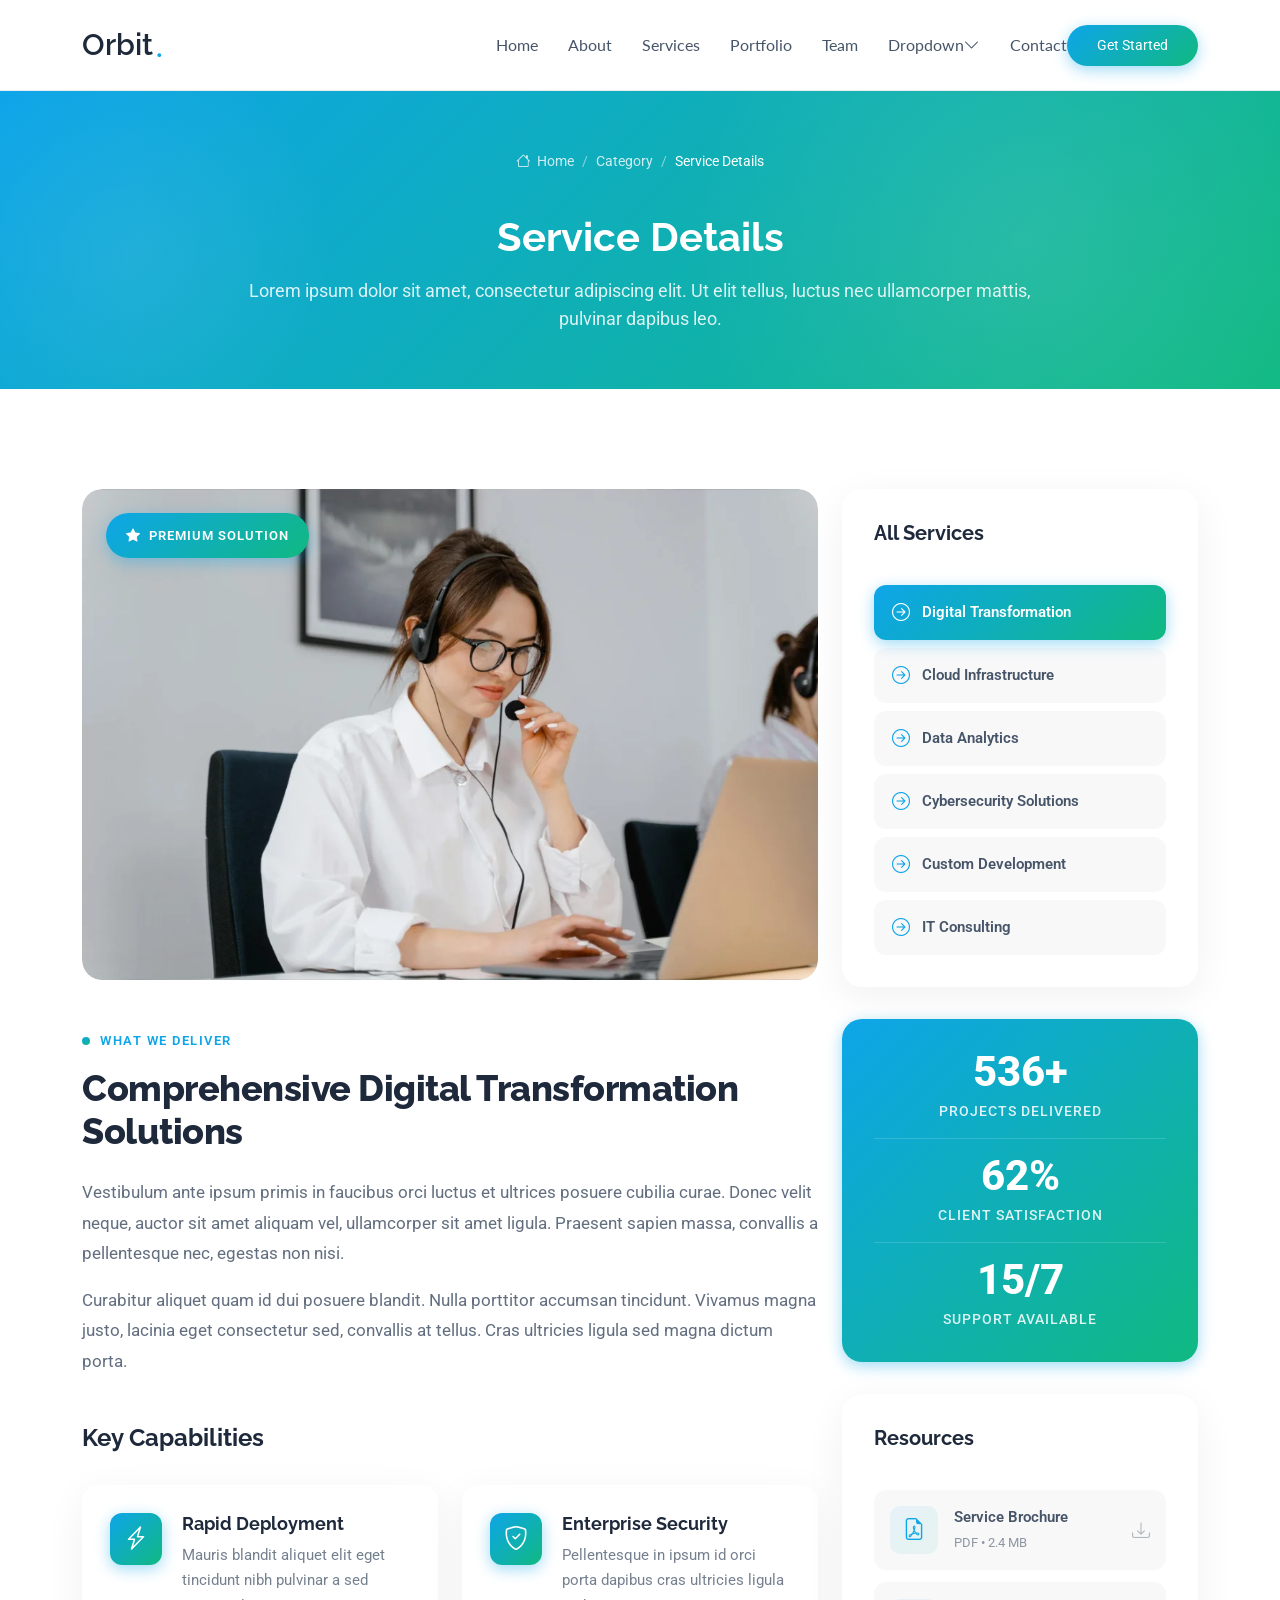
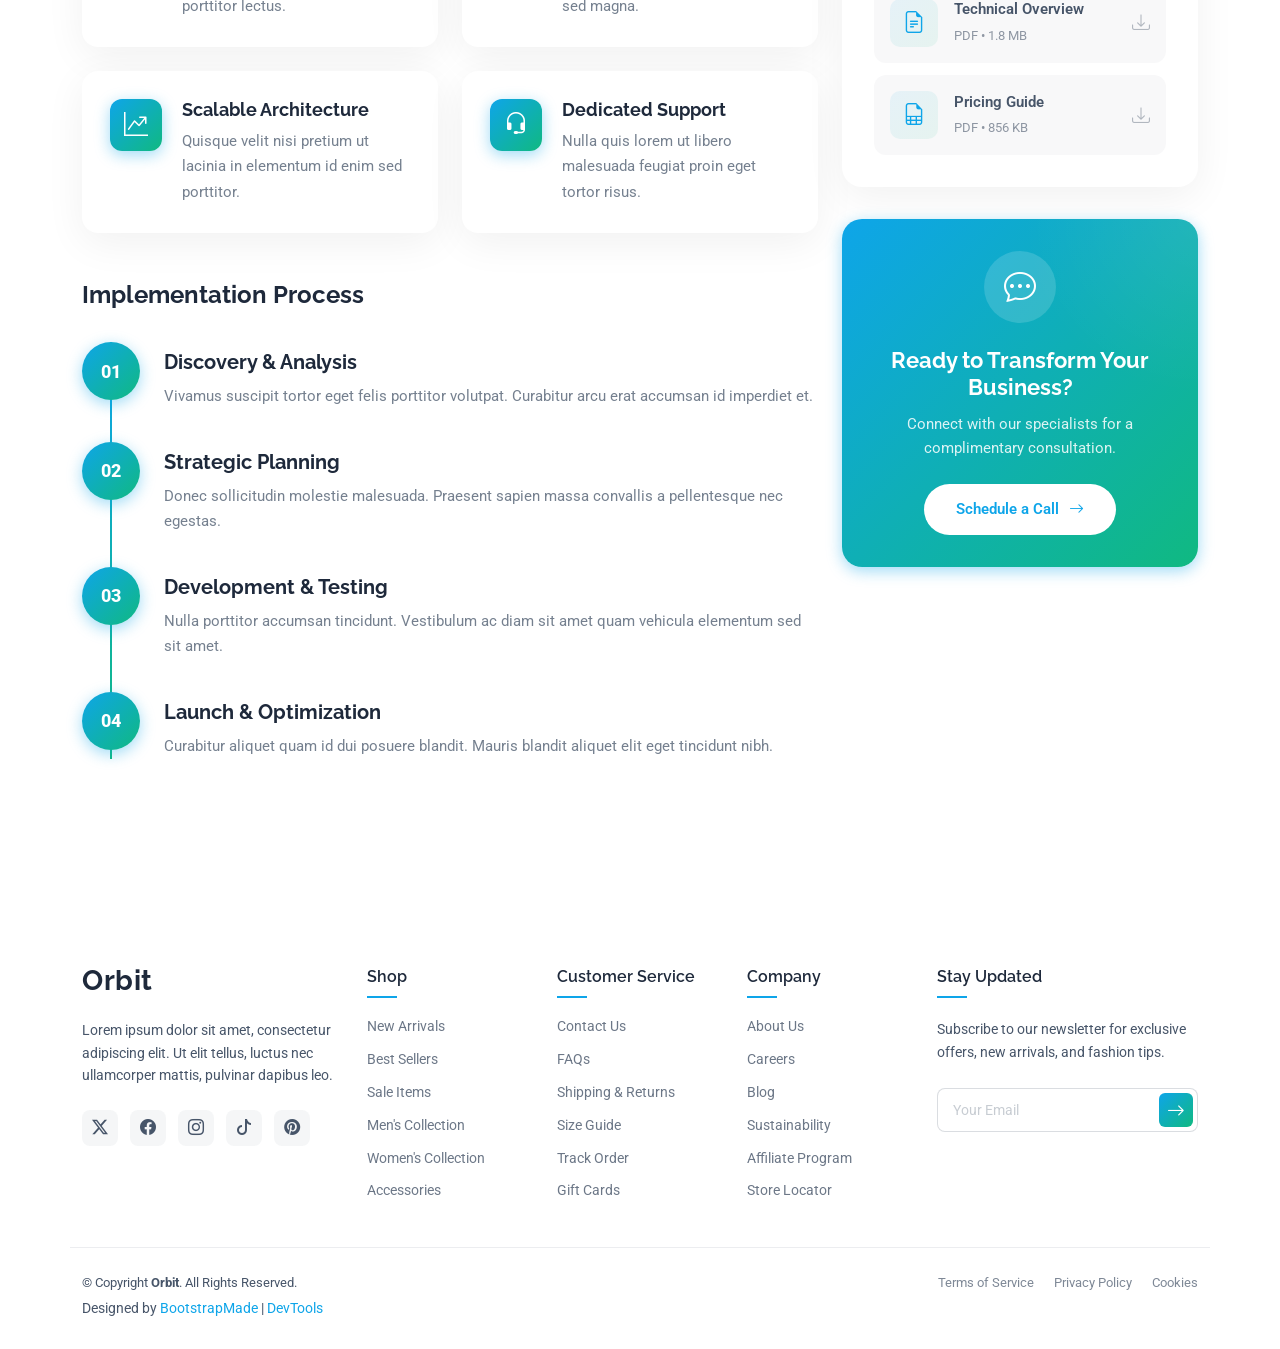
<file: corporate-branding.html>
<!DOCTYPE html>
<html lang="en">

<head>
  <meta charset="utf-8">
  <meta content="width=device-width, initial-scale=1.0" name="viewport">
  <title>Service Details - Orbit Bootstrap Template</title>
  <meta name="description" content="">
  <meta name="keywords" content="">

  <!-- Favicons -->
  <link href="assets/img/favicon.png" rel="icon">
  <link href="assets/img/apple-touch-icon.png" rel="apple-touch-icon">

  <!-- Fonts -->
  <link href="https://fonts.googleapis.com" rel="preconnect">
  <link href="https://fonts.gstatic.com" rel="preconnect" crossorigin>
  <link href="https://fonts.googleapis.com/css2?family=Roboto:ital,wght@0,100;0,300;0,400;0,500;0,700;0,900;1,100;1,300;1,400;1,500;1,700;1,900&family=Lato:ital,wght@0,100;0,300;0,400;0,700;0,900;1,100;1,300;1,400;1,700;1,900&family=Raleway:ital,wght@0,100;0,200;0,300;0,400;0,500;0,600;0,700;0,800;0,900;1,100;1,200;1,300;1,400;1,500;1,600;1,700;1,800;1,900&display=swap" rel="stylesheet">

  <!-- Vendor CSS Files -->
  <link href="assets/vendor/bootstrap/css/bootstrap.min.css" rel="stylesheet">
  <link href="assets/vendor/bootstrap-icons/bootstrap-icons.css" rel="stylesheet">
  <link href="assets/vendor/aos/aos.css" rel="stylesheet">
  <link href="assets/vendor/glightbox/css/glightbox.min.css" rel="stylesheet">
  <link href="assets/vendor/swiper/swiper-bundle.min.css" rel="stylesheet">

  <!-- Main CSS File -->
  <link href="assets/css/main.css" rel="stylesheet">

  <!-- =======================================================
  * Template Name: Orbit
  * Template URL: https://bootstrapmade.com/orbit-bootstrap-template/
  * Updated: Jan 13 2026 with Bootstrap v5.3.8
  * Author: BootstrapMade.com
  * License: https://bootstrapmade.com/license/
  ======================================================== -->
</head>

<body class="service-details-page">

  <header id="header" class="header d-flex align-items-center sticky-top">
    <div class="container position-relative d-flex align-items-center justify-content-between">

      <a href="index.html" class="logo d-flex align-items-center me-auto me-xl-0">
        <!-- Uncomment the line below if you also wish to use an image logo -->
        <!-- <img src="assets/img/logo.webp" alt=""> -->
        <h1 class="sitename">Orbit</h1><span>.</span>
      </a>

      <nav id="navmenu" class="navmenu">
        <ul>
          <li><a href="#hero">Home</a></li>
          <li><a href="#about">About</a></li>
          <li><a href="#services">Services</a></li>
          <li><a href="#portfolio">Portfolio</a></li>
          <li><a href="#team">Team</a></li>
          <li class="dropdown"><a href="#"><span>Dropdown</span> <i class="bi bi-chevron-down toggle-dropdown"></i></a>
            <ul>
              <li><a href="#">Dropdown 1</a></li>
              <li class="dropdown"><a href="#"><span>Deep Dropdown</span> <i class="bi bi-chevron-down toggle-dropdown"></i></a>
                <ul>
                  <li><a href="#">Deep Dropdown 1</a></li>
                  <li><a href="#">Deep Dropdown 2</a></li>
                  <li><a href="#">Deep Dropdown 3</a></li>
                  <li><a href="#">Deep Dropdown 4</a></li>
                  <li><a href="#">Deep Dropdown 5</a></li>
                </ul>
              </li>
              <li><a href="#">Dropdown 2</a></li>
              <li><a href="#">Dropdown 3</a></li>
              <li><a href="#">Dropdown 4</a></li>
            </ul>
          </li>
          <li><a href="#contact">Contact</a></li>
        </ul>
        <i class="mobile-nav-toggle d-xl-none bi bi-list"></i>
      </nav>

      <a class="btn-getstarted" href="index.html#about">Get Started</a>

    </div>
  </header>

  <main class="main">

    <!-- Page Title -->
    <div class="page-title">
      <div class="breadcrumbs">
        <nav aria-label="breadcrumb">
          <ol class="breadcrumb">
            <li class="breadcrumb-item"><a href="#"><i class="bi bi-house"></i> Home</a></li>
            <li class="breadcrumb-item"><a href="#">Category</a></li>
            <li class="breadcrumb-item active current">Service Details</li>
          </ol>
        </nav>
      </div>

      <div class="title-wrapper">
        <h1>Service Details</h1>
        <p>Lorem ipsum dolor sit amet, consectetur adipiscing elit. Ut elit tellus, luctus nec ullamcorper mattis, pulvinar dapibus leo.</p>
      </div>
    </div><!-- End Page Title -->

    <!-- Service Details Section -->
    <section id="service-details" class="service-details section">

      <div class="container" data-aos="fade-up" data-aos-delay="100">

        <div class="row gy-5">

          <!-- Main Content Column -->
          <div class="col-lg-8">

            <!-- Service Hero Image -->
            <div class="service-hero" data-aos="fade-up" data-aos-delay="100">
              <img src="assets/img/services/services-7.webp" alt="Service detail" class="img-fluid">
              <div class="service-badge">
                <i class="bi bi-star-fill"></i>
                <span>Premium Solution</span>
              </div>
            </div>

            <!-- Service Overview -->
            <div class="service-overview" data-aos="fade-up" data-aos-delay="200">
              <div class="overview-label">
                <span class="dot"></span>
                <span>What We Deliver</span>
              </div>
              <h2>Comprehensive Digital Transformation Solutions</h2>
              <p>Vestibulum ante ipsum primis in faucibus orci luctus et ultrices posuere cubilia curae. Donec velit neque, auctor sit amet aliquam vel, ullamcorper sit amet ligula. Praesent sapien massa, convallis a pellentesque nec, egestas non nisi.</p>
              <p>Curabitur aliquet quam id dui posuere blandit. Nulla porttitor accumsan tincidunt. Vivamus magna justo, lacinia eget consectetur sed, convallis at tellus. Cras ultricies ligula sed magna dictum porta.</p>
            </div>

            <!-- Key Features -->
            <div class="key-features" data-aos="fade-up" data-aos-delay="300">
              <h3>Key Capabilities</h3>
              <div class="row g-4">
                <div class="col-md-6">
                  <div class="feature-card">
                    <div class="feature-icon">
                      <i class="bi bi-lightning-charge"></i>
                    </div>
                    <div class="feature-content">
                      <h4>Rapid Deployment</h4>
                      <p>Mauris blandit aliquet elit eget tincidunt nibh pulvinar a sed porttitor lectus.</p>
                    </div>
                  </div>
                </div>
                <div class="col-md-6">
                  <div class="feature-card">
                    <div class="feature-icon">
                      <i class="bi bi-shield-check"></i>
                    </div>
                    <div class="feature-content">
                      <h4>Enterprise Security</h4>
                      <p>Pellentesque in ipsum id orci porta dapibus cras ultricies ligula sed magna.</p>
                    </div>
                  </div>
                </div>
                <div class="col-md-6">
                  <div class="feature-card">
                    <div class="feature-icon">
                      <i class="bi bi-graph-up-arrow"></i>
                    </div>
                    <div class="feature-content">
                      <h4>Scalable Architecture</h4>
                      <p>Quisque velit nisi pretium ut lacinia in elementum id enim sed porttitor.</p>
                    </div>
                  </div>
                </div>
                <div class="col-md-6">
                  <div class="feature-card">
                    <div class="feature-icon">
                      <i class="bi bi-headset"></i>
                    </div>
                    <div class="feature-content">
                      <h4>Dedicated Support</h4>
                      <p>Nulla quis lorem ut libero malesuada feugiat proin eget tortor risus.</p>
                    </div>
                  </div>
                </div>
              </div>
            </div>

            <!-- Process Section -->
            <div class="service-process" data-aos="fade-up" data-aos-delay="400">
              <h3>Implementation Process</h3>
              <div class="process-timeline">
                <div class="process-item">
                  <div class="process-number">01</div>
                  <div class="process-content">
                    <h4>Discovery &amp; Analysis</h4>
                    <p>Vivamus suscipit tortor eget felis porttitor volutpat. Curabitur arcu erat accumsan id imperdiet et.</p>
                  </div>
                </div>
                <div class="process-item">
                  <div class="process-number">02</div>
                  <div class="process-content">
                    <h4>Strategic Planning</h4>
                    <p>Donec sollicitudin molestie malesuada. Praesent sapien massa convallis a pellentesque nec egestas.</p>
                  </div>
                </div>
                <div class="process-item">
                  <div class="process-number">03</div>
                  <div class="process-content">
                    <h4>Development &amp; Testing</h4>
                    <p>Nulla porttitor accumsan tincidunt. Vestibulum ac diam sit amet quam vehicula elementum sed sit amet.</p>
                  </div>
                </div>
                <div class="process-item">
                  <div class="process-number">04</div>
                  <div class="process-content">
                    <h4>Launch &amp; Optimization</h4>
                    <p>Curabitur aliquet quam id dui posuere blandit. Mauris blandit aliquet elit eget tincidunt nibh.</p>
                  </div>
                </div>
              </div>
            </div>


          </div><!-- End Main Content Column -->

          <!-- Sidebar Column -->
          <div class="col-lg-4">

            <!-- Service List -->
            <div class="sidebar-widget service-list" data-aos="fade-up" data-aos-delay="200">
              <h3>All Services</h3>
              <ul>
                <li class="active">
                  <a href="#">
                    <i class="bi bi-arrow-right-circle"></i>
                    <span>Digital Transformation</span>
                  </a>
                </li>
                <li>
                  <a href="#">
                    <i class="bi bi-arrow-right-circle"></i>
                    <span>Cloud Infrastructure</span>
                  </a>
                </li>
                <li>
                  <a href="#">
                    <i class="bi bi-arrow-right-circle"></i>
                    <span>Data Analytics</span>
                  </a>
                </li>
                <li>
                  <a href="#">
                    <i class="bi bi-arrow-right-circle"></i>
                    <span>Cybersecurity Solutions</span>
                  </a>
                </li>
                <li>
                  <a href="#">
                    <i class="bi bi-arrow-right-circle"></i>
                    <span>Custom Development</span>
                  </a>
                </li>
                <li>
                  <a href="#">
                    <i class="bi bi-arrow-right-circle"></i>
                    <span>IT Consulting</span>
                  </a>
                </li>
              </ul>
            </div><!-- End Service List -->

            <!-- Stats Widget -->
            <div class="sidebar-widget stats-widget" data-aos="fade-up" data-aos-delay="300">
              <div class="stat-item">
                <div class="stat-number">
                  <span data-purecounter-start="0" data-purecounter-end="850" data-purecounter-duration="1" class="purecounter"></span>+
                </div>
                <p>Projects Delivered</p>
              </div>
              <div class="stat-item">
                <div class="stat-number">
                  <span data-purecounter-start="0" data-purecounter-end="99" data-purecounter-duration="1" class="purecounter"></span>%
                </div>
                <p>Client Satisfaction</p>
              </div>
              <div class="stat-item">
                <div class="stat-number">
                  <span data-purecounter-start="0" data-purecounter-end="24" data-purecounter-duration="1" class="purecounter"></span>/7
                </div>
                <p>Support Available</p>
              </div>
            </div><!-- End Stats Widget -->

            <!-- Download Brochure -->
            <div class="sidebar-widget download-widget" data-aos="fade-up" data-aos-delay="400">
              <h3>Resources</h3>
              <a href="#" class="download-item">
                <div class="download-icon">
                  <i class="bi bi-file-earmark-pdf"></i>
                </div>
                <div class="download-info">
                  <span class="file-name">Service Brochure</span>
                  <span class="file-size">PDF • 2.4 MB</span>
                </div>
                <i class="bi bi-download"></i>
              </a>
              <a href="#" class="download-item">
                <div class="download-icon">
                  <i class="bi bi-file-earmark-text"></i>
                </div>
                <div class="download-info">
                  <span class="file-name">Technical Overview</span>
                  <span class="file-size">PDF • 1.8 MB</span>
                </div>
                <i class="bi bi-download"></i>
              </a>
              <a href="#" class="download-item">
                <div class="download-icon">
                  <i class="bi bi-file-earmark-spreadsheet"></i>
                </div>
                <div class="download-info">
                  <span class="file-name">Pricing Guide</span>
                  <span class="file-size">PDF • 856 KB</span>
                </div>
                <i class="bi bi-download"></i>
              </a>
            </div><!-- End Download Widget -->

            <!-- CTA Widget -->
            <div class="sidebar-widget cta-widget" data-aos="fade-up" data-aos-delay="500">
              <div class="cta-content">
                <div class="cta-icon">
                  <i class="bi bi-chat-dots"></i>
                </div>
                <h3>Ready to Transform Your Business?</h3>
                <p>Connect with our specialists for a complimentary consultation.</p>
                <a href="#" class="cta-btn">Schedule a Call <i class="bi bi-arrow-right"></i></a>
              </div>
            </div><!-- End CTA Widget -->

          </div><!-- End Sidebar Column -->

        </div>

      </div>

    </section><!-- /Service Details Section -->

  </main>

  <footer id="footer" class="footer light-background">

    <div class="container footer-top">
      <div class="row gy-4">
        <div class="col-lg-3 col-md-6 footer-info">
          <a href="index.html" class="logo d-flex align-items-center mb-4">
            <span class="sitename">Orbit</span>
          </a>
          <p>Lorem ipsum dolor sit amet, consectetur adipiscing elit. Ut elit tellus, luctus nec ullamcorper mattis, pulvinar dapibus leo.</p>

          <div class="social-links d-flex mt-4">
            <a href="#" aria-label="Twitter"><i class="bi bi-twitter-x"></i></a>
            <a href="#" aria-label="Facebook"><i class="bi bi-facebook"></i></a>
            <a href="#" aria-label="Instagram"><i class="bi bi-instagram"></i></a>
            <a href="#" aria-label="TikTok"><i class="bi bi-tiktok"></i></a>
            <a href="#" aria-label="Pinterest"><i class="bi bi-pinterest"></i></a>
          </div>
        </div>

        <div class="col-lg-2 col-md-6 footer-links">
          <h4>Shop</h4>
          <ul>
            <li><a href="category.html">New Arrivals</a></li>
            <li><a href="category.html">Best Sellers</a></li>
            <li><a href="category.html">Sale Items</a></li>
            <li><a href="category.html">Men's Collection</a></li>
            <li><a href="category.html">Women's Collection</a></li>
            <li><a href="category.html">Accessories</a></li>
          </ul>
        </div>

        <div class="col-lg-2 col-md-6 footer-links">
          <h4>Customer Service</h4>
          <ul>
            <li><a href="contact.html">Contact Us</a></li>
            <li><a href="faq.html">FAQs</a></li>
            <li><a href="shiping-info.html">Shipping &amp; Returns</a></li>
            <li><a href="#">Size Guide</a></li>
            <li><a href="account.html">Track Order</a></li>
            <li><a href="#">Gift Cards</a></li>
          </ul>
        </div>

        <div class="col-lg-2 col-md-6 footer-links">
          <h4>Company</h4>
          <ul>
            <li><a href="about.html">About Us</a></li>
            <li><a href="about.html">Careers</a></li>
            <li><a href="blog.html">Blog</a></li>
            <li><a href="about.html">Sustainability</a></li>
            <li><a href="about.html">Affiliate Program</a></li>
            <li><a href="about.html">Store Locator</a></li>
          </ul>
        </div>

        <div class="col-lg-3 col-md-6">
          <div class="footer-newsletter">
            <h4>Stay Updated</h4>
            <p>Subscribe to our newsletter for exclusive offers, new arrivals, and fashion tips.</p>
            <form action="forms/newsletter.php" method="post" class="php-email-form">
              <div class="position-relative">
                <input type="email" name="email" placeholder="Your Email" required="">
                <button type="submit" class="btn-subscribe"><i class="bi bi-arrow-right"></i></button>
              </div>
              <div class="loading">Loading</div>
              <div class="error-message"></div>
              <div class="sent-message">Your subscription request has been sent. Thank you!</div>
            </form>
          </div>
        </div>
      </div>
    </div>

    <div class="container footer-bottom">
      <div class="row gy-3">
        <div class="col-md-6 order-2 order-md-1">
          <div class="copyright">
            <p>© <span>Copyright</span> <strong class="sitename">Orbit</strong>. All Rights Reserved.</p>
          </div>
          <div class="credits">
            <!-- All the links in the footer should remain intact. -->
            <!-- You can delete the links only if you've purchased the pro version. -->
            <!-- Licensing information: https://bootstrapmade.com/license/ -->
            <!-- Purchase the pro version with working PHP/AJAX contact form: [buy-url] -->
            Designed by <a href="https://bootstrapmade.com/">BootstrapMade</a> | <a href="https://bootstrapmade.com/tools/">DevTools</a>
          </div>
        </div>
        <div class="col-md-6 order-1 order-md-2">
          <div class="legal-links">
            <a href="tos.html">Terms of Service</a>
            <a href="privacy.html">Privacy Policy</a>
            <a href="privacy.html">Cookies</a>
          </div>
        </div>
      </div>
    </div>

  </footer>

  <!-- Scroll Top -->
  <a href="#" id="scroll-top" class="scroll-top d-flex align-items-center justify-content-center"><i class="bi bi-arrow-up-short"></i></a>

  <!-- Preloader -->
  <div id="preloader"></div>

  <!-- Vendor JS Files -->
  <script src="assets/vendor/bootstrap/js/bootstrap.bundle.min.js"></script>
  <script src="assets/vendor/php-email-form/validate.js"></script>
  <script src="assets/vendor/aos/aos.js"></script>
  <script src="assets/vendor/glightbox/js/glightbox.min.js"></script>
  <script src="assets/vendor/imagesloaded/imagesloaded.pkgd.min.js"></script>
  <script src="assets/vendor/isotope-layout/isotope.pkgd.min.js"></script>
  <script src="assets/vendor/purecounter/purecounter_vanilla.js"></script>
  <script src="assets/vendor/swiper/swiper-bundle.min.js"></script>

  <!-- Main JS File -->
  <script src="assets/js/main.js"></script>

</body>

</html>
</file>
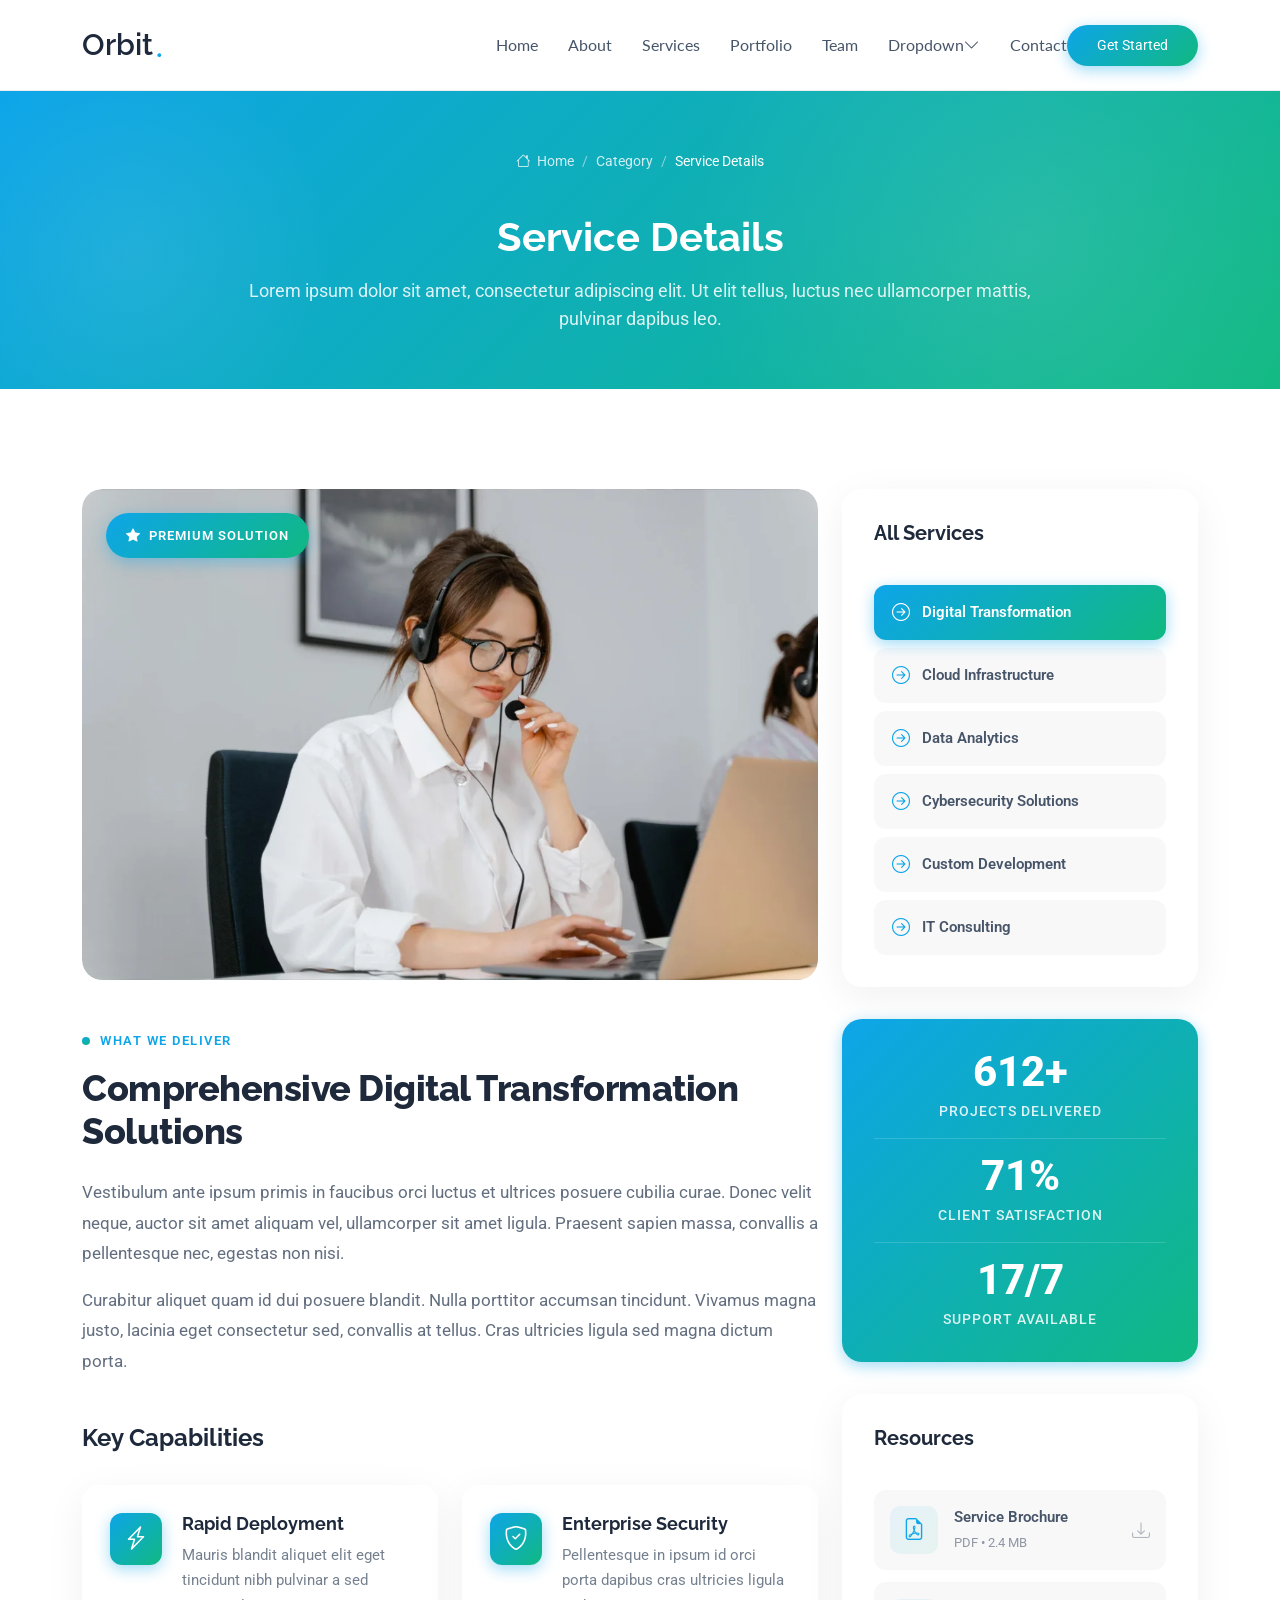
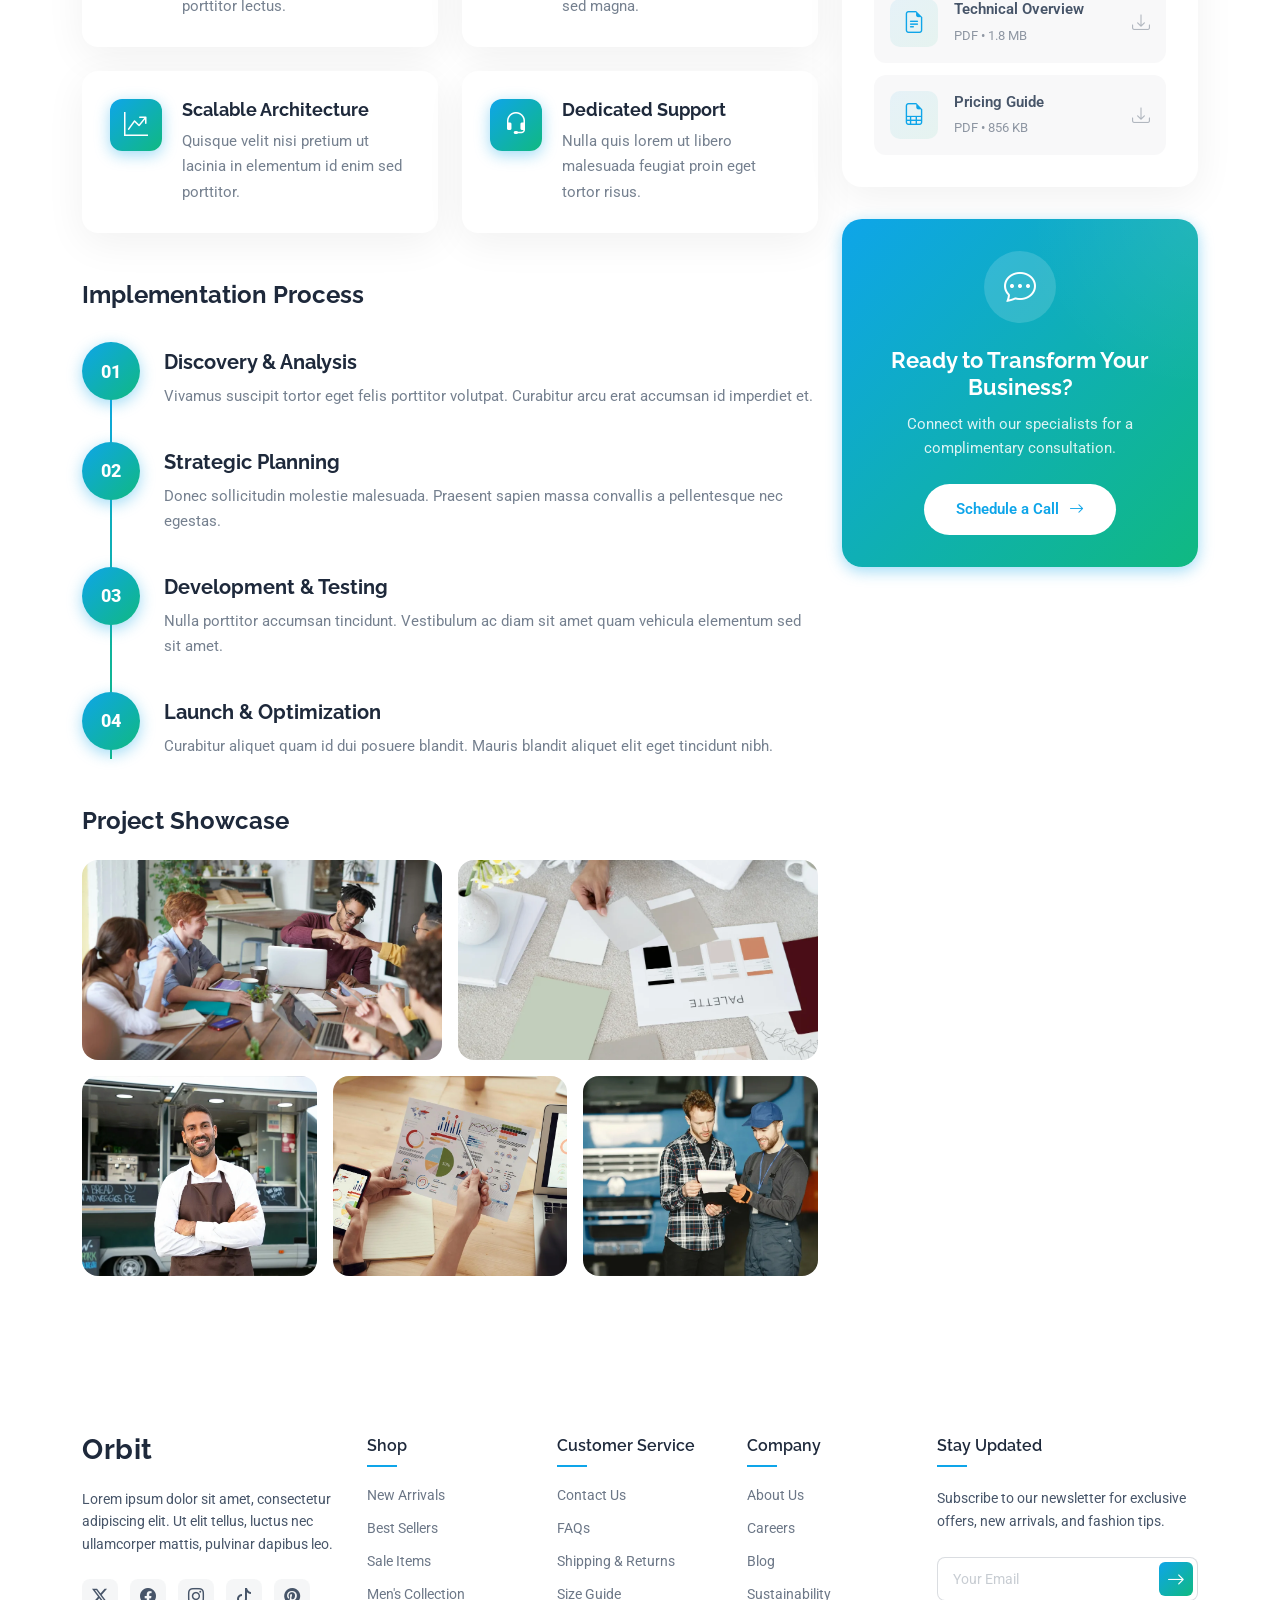
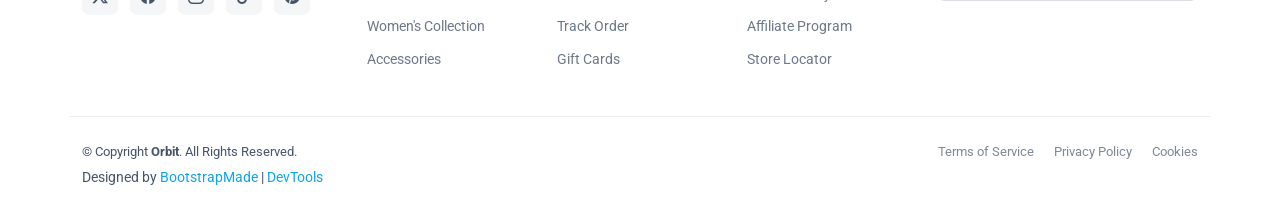
<file: digital-marketing.html>
<!DOCTYPE html>
<html lang="en">

<head>
  <meta charset="utf-8">
  <meta content="width=device-width, initial-scale=1.0" name="viewport">
  <title>Service Details - Orbit Bootstrap Template</title>
  <meta name="description" content="">
  <meta name="keywords" content="">

  <!-- Favicons -->
  <link href="assets/img/favicon.png" rel="icon">
  <link href="assets/img/apple-touch-icon.png" rel="apple-touch-icon">

  <!-- Fonts -->
  <link href="https://fonts.googleapis.com" rel="preconnect">
  <link href="https://fonts.gstatic.com" rel="preconnect" crossorigin>
  <link href="https://fonts.googleapis.com/css2?family=Roboto:ital,wght@0,100;0,300;0,400;0,500;0,700;0,900;1,100;1,300;1,400;1,500;1,700;1,900&family=Lato:ital,wght@0,100;0,300;0,400;0,700;0,900;1,100;1,300;1,400;1,700;1,900&family=Raleway:ital,wght@0,100;0,200;0,300;0,400;0,500;0,600;0,700;0,800;0,900;1,100;1,200;1,300;1,400;1,500;1,600;1,700;1,800;1,900&display=swap" rel="stylesheet">

  <!-- Vendor CSS Files -->
  <link href="assets/vendor/bootstrap/css/bootstrap.min.css" rel="stylesheet">
  <link href="assets/vendor/bootstrap-icons/bootstrap-icons.css" rel="stylesheet">
  <link href="assets/vendor/aos/aos.css" rel="stylesheet">
  <link href="assets/vendor/glightbox/css/glightbox.min.css" rel="stylesheet">
  <link href="assets/vendor/swiper/swiper-bundle.min.css" rel="stylesheet">

  <!-- Main CSS File -->
  <link href="assets/css/main.css" rel="stylesheet">

  <!-- =======================================================
  * Template Name: Orbit
  * Template URL: https://bootstrapmade.com/orbit-bootstrap-template/
  * Updated: Jan 13 2026 with Bootstrap v5.3.8
  * Author: BootstrapMade.com
  * License: https://bootstrapmade.com/license/
  ======================================================== -->
</head>

<body class="service-details-page">

  <header id="header" class="header d-flex align-items-center sticky-top">
    <div class="container position-relative d-flex align-items-center justify-content-between">

      <a href="index.html" class="logo d-flex align-items-center me-auto me-xl-0">
        <!-- Uncomment the line below if you also wish to use an image logo -->
        <!-- <img src="assets/img/logo.webp" alt=""> -->
        <h1 class="sitename">Orbit</h1><span>.</span>
      </a>

      <nav id="navmenu" class="navmenu">
        <ul>
          <li><a href="#hero">Home</a></li>
          <li><a href="#about">About</a></li>
          <li><a href="#services">Services</a></li>
          <li><a href="#portfolio">Portfolio</a></li>
          <li><a href="#team">Team</a></li>
          <li class="dropdown"><a href="#"><span>Dropdown</span> <i class="bi bi-chevron-down toggle-dropdown"></i></a>
            <ul>
              <li><a href="#">Dropdown 1</a></li>
              <li class="dropdown"><a href="#"><span>Deep Dropdown</span> <i class="bi bi-chevron-down toggle-dropdown"></i></a>
                <ul>
                  <li><a href="#">Deep Dropdown 1</a></li>
                  <li><a href="#">Deep Dropdown 2</a></li>
                  <li><a href="#">Deep Dropdown 3</a></li>
                  <li><a href="#">Deep Dropdown 4</a></li>
                  <li><a href="#">Deep Dropdown 5</a></li>
                </ul>
              </li>
              <li><a href="#">Dropdown 2</a></li>
              <li><a href="#">Dropdown 3</a></li>
              <li><a href="#">Dropdown 4</a></li>
            </ul>
          </li>
          <li><a href="#contact">Contact</a></li>
        </ul>
        <i class="mobile-nav-toggle d-xl-none bi bi-list"></i>
      </nav>

      <a class="btn-getstarted" href="index.html#about">Get Started</a>

    </div>
  </header>

  <main class="main">

    <!-- Page Title -->
    <div class="page-title">
      <div class="breadcrumbs">
        <nav aria-label="breadcrumb">
          <ol class="breadcrumb">
            <li class="breadcrumb-item"><a href="#"><i class="bi bi-house"></i> Home</a></li>
            <li class="breadcrumb-item"><a href="#">Category</a></li>
            <li class="breadcrumb-item active current">Service Details</li>
          </ol>
        </nav>
      </div>

      <div class="title-wrapper">
        <h1>Service Details</h1>
        <p>Lorem ipsum dolor sit amet, consectetur adipiscing elit. Ut elit tellus, luctus nec ullamcorper mattis, pulvinar dapibus leo.</p>
      </div>
    </div><!-- End Page Title -->

    <!-- Service Details Section -->
    <section id="service-details" class="service-details section">

      <div class="container" data-aos="fade-up" data-aos-delay="100">

        <div class="row gy-5">

          <!-- Main Content Column -->
          <div class="col-lg-8">

            <!-- Service Hero Image -->
            <div class="service-hero" data-aos="fade-up" data-aos-delay="100">
              <img src="assets/img/services/services-7.webp" alt="Service detail" class="img-fluid">
              <div class="service-badge">
                <i class="bi bi-star-fill"></i>
                <span>Premium Solution</span>
              </div>
            </div>

            <!-- Service Overview -->
            <div class="service-overview" data-aos="fade-up" data-aos-delay="200">
              <div class="overview-label">
                <span class="dot"></span>
                <span>What We Deliver</span>
              </div>
              <h2>Comprehensive Digital Transformation Solutions</h2>
              <p>Vestibulum ante ipsum primis in faucibus orci luctus et ultrices posuere cubilia curae. Donec velit neque, auctor sit amet aliquam vel, ullamcorper sit amet ligula. Praesent sapien massa, convallis a pellentesque nec, egestas non nisi.</p>
              <p>Curabitur aliquet quam id dui posuere blandit. Nulla porttitor accumsan tincidunt. Vivamus magna justo, lacinia eget consectetur sed, convallis at tellus. Cras ultricies ligula sed magna dictum porta.</p>
            </div>

            <!-- Key Features -->
            <div class="key-features" data-aos="fade-up" data-aos-delay="300">
              <h3>Key Capabilities</h3>
              <div class="row g-4">
                <div class="col-md-6">
                  <div class="feature-card">
                    <div class="feature-icon">
                      <i class="bi bi-lightning-charge"></i>
                    </div>
                    <div class="feature-content">
                      <h4>Rapid Deployment</h4>
                      <p>Mauris blandit aliquet elit eget tincidunt nibh pulvinar a sed porttitor lectus.</p>
                    </div>
                  </div>
                </div>
                <div class="col-md-6">
                  <div class="feature-card">
                    <div class="feature-icon">
                      <i class="bi bi-shield-check"></i>
                    </div>
                    <div class="feature-content">
                      <h4>Enterprise Security</h4>
                      <p>Pellentesque in ipsum id orci porta dapibus cras ultricies ligula sed magna.</p>
                    </div>
                  </div>
                </div>
                <div class="col-md-6">
                  <div class="feature-card">
                    <div class="feature-icon">
                      <i class="bi bi-graph-up-arrow"></i>
                    </div>
                    <div class="feature-content">
                      <h4>Scalable Architecture</h4>
                      <p>Quisque velit nisi pretium ut lacinia in elementum id enim sed porttitor.</p>
                    </div>
                  </div>
                </div>
                <div class="col-md-6">
                  <div class="feature-card">
                    <div class="feature-icon">
                      <i class="bi bi-headset"></i>
                    </div>
                    <div class="feature-content">
                      <h4>Dedicated Support</h4>
                      <p>Nulla quis lorem ut libero malesuada feugiat proin eget tortor risus.</p>
                    </div>
                  </div>
                </div>
              </div>
            </div>

            <!-- Process Section -->
            <div class="service-process" data-aos="fade-up" data-aos-delay="400">
              <h3>Implementation Process</h3>
              <div class="process-timeline">
                <div class="process-item">
                  <div class="process-number">01</div>
                  <div class="process-content">
                    <h4>Discovery &amp; Analysis</h4>
                    <p>Vivamus suscipit tortor eget felis porttitor volutpat. Curabitur arcu erat accumsan id imperdiet et.</p>
                  </div>
                </div>
                <div class="process-item">
                  <div class="process-number">02</div>
                  <div class="process-content">
                    <h4>Strategic Planning</h4>
                    <p>Donec sollicitudin molestie malesuada. Praesent sapien massa convallis a pellentesque nec egestas.</p>
                  </div>
                </div>
                <div class="process-item">
                  <div class="process-number">03</div>
                  <div class="process-content">
                    <h4>Development &amp; Testing</h4>
                    <p>Nulla porttitor accumsan tincidunt. Vestibulum ac diam sit amet quam vehicula elementum sed sit amet.</p>
                  </div>
                </div>
                <div class="process-item">
                  <div class="process-number">04</div>
                  <div class="process-content">
                    <h4>Launch &amp; Optimization</h4>
                    <p>Curabitur aliquet quam id dui posuere blandit. Mauris blandit aliquet elit eget tincidunt nibh.</p>
                  </div>
                </div>
              </div>
            </div>

            <!-- Gallery Section -->
            <div class="service-gallery" data-aos="fade-up" data-aos-delay="500">
              <h3>Project Showcase</h3>
              <div class="row g-3">
                <div class="col-md-6">
                  <a href="assets/img/services/services-3.webp" class="glightbox" data-gallery="service-gallery">
                    <img src="assets/img/services/services-3.webp" alt="Project showcase" class="img-fluid" loading="lazy">
                  </a>
                </div>
                <div class="col-md-6">
                  <a href="assets/img/services/services-5.webp" class="glightbox" data-gallery="service-gallery">
                    <img src="assets/img/services/services-5.webp" alt="Project showcase" class="img-fluid" loading="lazy">
                  </a>
                </div>
                <div class="col-md-4">
                  <a href="assets/img/services/services-8.webp" class="glightbox" data-gallery="service-gallery">
                    <img src="assets/img/services/services-8.webp" alt="Project showcase" class="img-fluid" loading="lazy">
                  </a>
                </div>
                <div class="col-md-4">
                  <a href="assets/img/services/services-10.webp" class="glightbox" data-gallery="service-gallery">
                    <img src="assets/img/services/services-10.webp" alt="Project showcase" class="img-fluid" loading="lazy">
                  </a>
                </div>
                <div class="col-md-4">
                  <a href="assets/img/services/services-12.webp" class="glightbox" data-gallery="service-gallery">
                    <img src="assets/img/services/services-12.webp" alt="Project showcase" class="img-fluid" loading="lazy">
                  </a>
                </div>
              </div>
            </div>

          </div><!-- End Main Content Column -->

          <!-- Sidebar Column -->
          <div class="col-lg-4">

            <!-- Service List -->
            <div class="sidebar-widget service-list" data-aos="fade-up" data-aos-delay="200">
              <h3>All Services</h3>
              <ul>
                <li class="active">
                  <a href="#">
                    <i class="bi bi-arrow-right-circle"></i>
                    <span>Digital Transformation</span>
                  </a>
                </li>
                <li>
                  <a href="#">
                    <i class="bi bi-arrow-right-circle"></i>
                    <span>Cloud Infrastructure</span>
                  </a>
                </li>
                <li>
                  <a href="#">
                    <i class="bi bi-arrow-right-circle"></i>
                    <span>Data Analytics</span>
                  </a>
                </li>
                <li>
                  <a href="#">
                    <i class="bi bi-arrow-right-circle"></i>
                    <span>Cybersecurity Solutions</span>
                  </a>
                </li>
                <li>
                  <a href="#">
                    <i class="bi bi-arrow-right-circle"></i>
                    <span>Custom Development</span>
                  </a>
                </li>
                <li>
                  <a href="#">
                    <i class="bi bi-arrow-right-circle"></i>
                    <span>IT Consulting</span>
                  </a>
                </li>
              </ul>
            </div><!-- End Service List -->

            <!-- Stats Widget -->
            <div class="sidebar-widget stats-widget" data-aos="fade-up" data-aos-delay="300">
              <div class="stat-item">
                <div class="stat-number">
                  <span data-purecounter-start="0" data-purecounter-end="850" data-purecounter-duration="1" class="purecounter"></span>+
                </div>
                <p>Projects Delivered</p>
              </div>
              <div class="stat-item">
                <div class="stat-number">
                  <span data-purecounter-start="0" data-purecounter-end="99" data-purecounter-duration="1" class="purecounter"></span>%
                </div>
                <p>Client Satisfaction</p>
              </div>
              <div class="stat-item">
                <div class="stat-number">
                  <span data-purecounter-start="0" data-purecounter-end="24" data-purecounter-duration="1" class="purecounter"></span>/7
                </div>
                <p>Support Available</p>
              </div>
            </div><!-- End Stats Widget -->

            <!-- Download Brochure -->
            <div class="sidebar-widget download-widget" data-aos="fade-up" data-aos-delay="400">
              <h3>Resources</h3>
              <a href="#" class="download-item">
                <div class="download-icon">
                  <i class="bi bi-file-earmark-pdf"></i>
                </div>
                <div class="download-info">
                  <span class="file-name">Service Brochure</span>
                  <span class="file-size">PDF • 2.4 MB</span>
                </div>
                <i class="bi bi-download"></i>
              </a>
              <a href="#" class="download-item">
                <div class="download-icon">
                  <i class="bi bi-file-earmark-text"></i>
                </div>
                <div class="download-info">
                  <span class="file-name">Technical Overview</span>
                  <span class="file-size">PDF • 1.8 MB</span>
                </div>
                <i class="bi bi-download"></i>
              </a>
              <a href="#" class="download-item">
                <div class="download-icon">
                  <i class="bi bi-file-earmark-spreadsheet"></i>
                </div>
                <div class="download-info">
                  <span class="file-name">Pricing Guide</span>
                  <span class="file-size">PDF • 856 KB</span>
                </div>
                <i class="bi bi-download"></i>
              </a>
            </div><!-- End Download Widget -->

            <!-- CTA Widget -->
            <div class="sidebar-widget cta-widget" data-aos="fade-up" data-aos-delay="500">
              <div class="cta-content">
                <div class="cta-icon">
                  <i class="bi bi-chat-dots"></i>
                </div>
                <h3>Ready to Transform Your Business?</h3>
                <p>Connect with our specialists for a complimentary consultation.</p>
                <a href="#" class="cta-btn">Schedule a Call <i class="bi bi-arrow-right"></i></a>
              </div>
            </div><!-- End CTA Widget -->

          </div><!-- End Sidebar Column -->

        </div>

      </div>

    </section><!-- /Service Details Section -->

  </main>

  <footer id="footer" class="footer light-background">

    <div class="container footer-top">
      <div class="row gy-4">
        <div class="col-lg-3 col-md-6 footer-info">
          <a href="index.html" class="logo d-flex align-items-center mb-4">
            <span class="sitename">Orbit</span>
          </a>
          <p>Lorem ipsum dolor sit amet, consectetur adipiscing elit. Ut elit tellus, luctus nec ullamcorper mattis, pulvinar dapibus leo.</p>

          <div class="social-links d-flex mt-4">
            <a href="#" aria-label="Twitter"><i class="bi bi-twitter-x"></i></a>
            <a href="#" aria-label="Facebook"><i class="bi bi-facebook"></i></a>
            <a href="#" aria-label="Instagram"><i class="bi bi-instagram"></i></a>
            <a href="#" aria-label="TikTok"><i class="bi bi-tiktok"></i></a>
            <a href="#" aria-label="Pinterest"><i class="bi bi-pinterest"></i></a>
          </div>
        </div>

        <div class="col-lg-2 col-md-6 footer-links">
          <h4>Shop</h4>
          <ul>
            <li><a href="category.html">New Arrivals</a></li>
            <li><a href="category.html">Best Sellers</a></li>
            <li><a href="category.html">Sale Items</a></li>
            <li><a href="category.html">Men's Collection</a></li>
            <li><a href="category.html">Women's Collection</a></li>
            <li><a href="category.html">Accessories</a></li>
          </ul>
        </div>

        <div class="col-lg-2 col-md-6 footer-links">
          <h4>Customer Service</h4>
          <ul>
            <li><a href="contact.html">Contact Us</a></li>
            <li><a href="faq.html">FAQs</a></li>
            <li><a href="shiping-info.html">Shipping &amp; Returns</a></li>
            <li><a href="#">Size Guide</a></li>
            <li><a href="account.html">Track Order</a></li>
            <li><a href="#">Gift Cards</a></li>
          </ul>
        </div>

        <div class="col-lg-2 col-md-6 footer-links">
          <h4>Company</h4>
          <ul>
            <li><a href="about.html">About Us</a></li>
            <li><a href="about.html">Careers</a></li>
            <li><a href="blog.html">Blog</a></li>
            <li><a href="about.html">Sustainability</a></li>
            <li><a href="about.html">Affiliate Program</a></li>
            <li><a href="about.html">Store Locator</a></li>
          </ul>
        </div>

        <div class="col-lg-3 col-md-6">
          <div class="footer-newsletter">
            <h4>Stay Updated</h4>
            <p>Subscribe to our newsletter for exclusive offers, new arrivals, and fashion tips.</p>
            <form action="forms/newsletter.php" method="post" class="php-email-form">
              <div class="position-relative">
                <input type="email" name="email" placeholder="Your Email" required="">
                <button type="submit" class="btn-subscribe"><i class="bi bi-arrow-right"></i></button>
              </div>
              <div class="loading">Loading</div>
              <div class="error-message"></div>
              <div class="sent-message">Your subscription request has been sent. Thank you!</div>
            </form>
          </div>
        </div>
      </div>
    </div>

    <div class="container footer-bottom">
      <div class="row gy-3">
        <div class="col-md-6 order-2 order-md-1">
          <div class="copyright">
            <p>© <span>Copyright</span> <strong class="sitename">Orbit</strong>. All Rights Reserved.</p>
          </div>
          <div class="credits">
            <!-- All the links in the footer should remain intact. -->
            <!-- You can delete the links only if you've purchased the pro version. -->
            <!-- Licensing information: https://bootstrapmade.com/license/ -->
            <!-- Purchase the pro version with working PHP/AJAX contact form: [buy-url] -->
            Designed by <a href="https://bootstrapmade.com/">BootstrapMade</a> | <a href="https://bootstrapmade.com/tools/">DevTools</a>
          </div>
        </div>
        <div class="col-md-6 order-1 order-md-2">
          <div class="legal-links">
            <a href="tos.html">Terms of Service</a>
            <a href="privacy.html">Privacy Policy</a>
            <a href="privacy.html">Cookies</a>
          </div>
        </div>
      </div>
    </div>

  </footer>

  <!-- Scroll Top -->
  <a href="#" id="scroll-top" class="scroll-top d-flex align-items-center justify-content-center"><i class="bi bi-arrow-up-short"></i></a>

  <!-- Preloader -->
  <div id="preloader"></div>

  <!-- Vendor JS Files -->
  <script src="assets/vendor/bootstrap/js/bootstrap.bundle.min.js"></script>
  <script src="assets/vendor/php-email-form/validate.js"></script>
  <script src="assets/vendor/aos/aos.js"></script>
  <script src="assets/vendor/glightbox/js/glightbox.min.js"></script>
  <script src="assets/vendor/imagesloaded/imagesloaded.pkgd.min.js"></script>
  <script src="assets/vendor/isotope-layout/isotope.pkgd.min.js"></script>
  <script src="assets/vendor/purecounter/purecounter_vanilla.js"></script>
  <script src="assets/vendor/swiper/swiper-bundle.min.js"></script>

  <!-- Main JS File -->
  <script src="assets/js/main.js"></script>

</body>

</html>
</file>
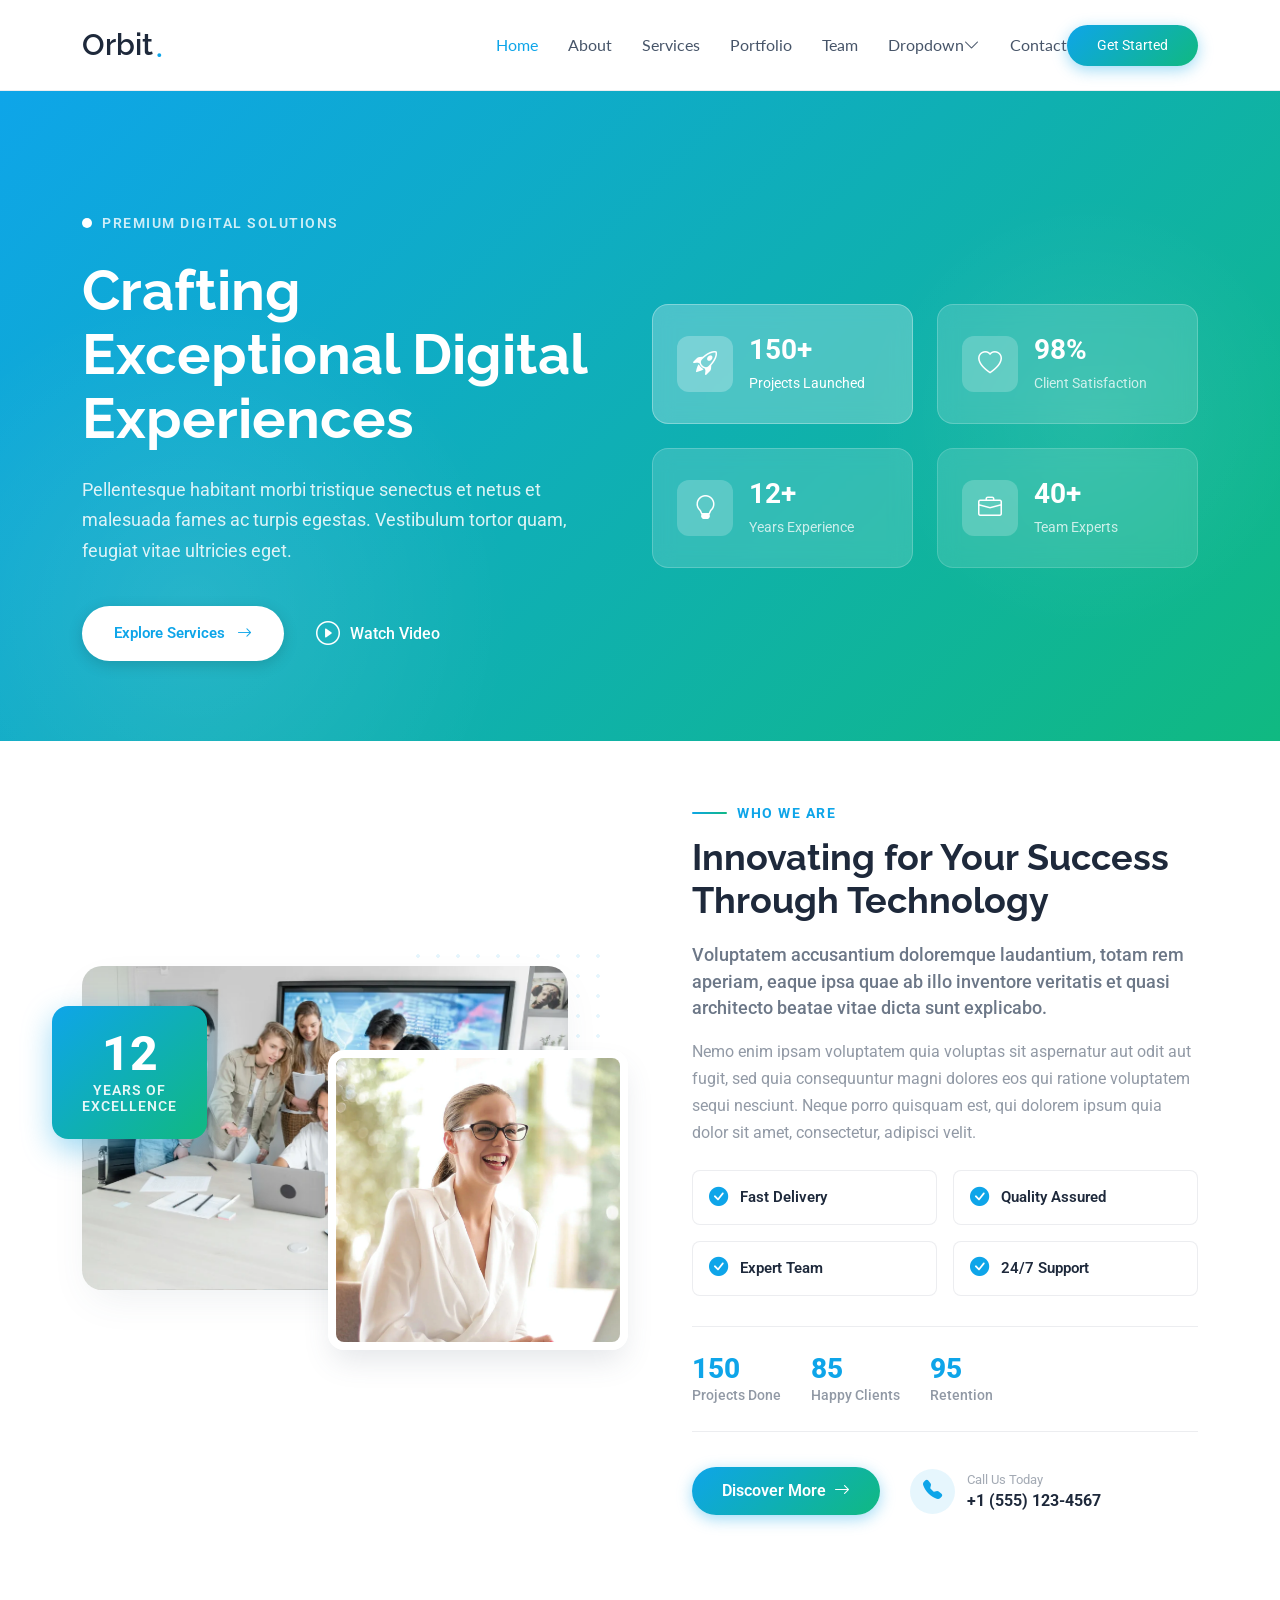
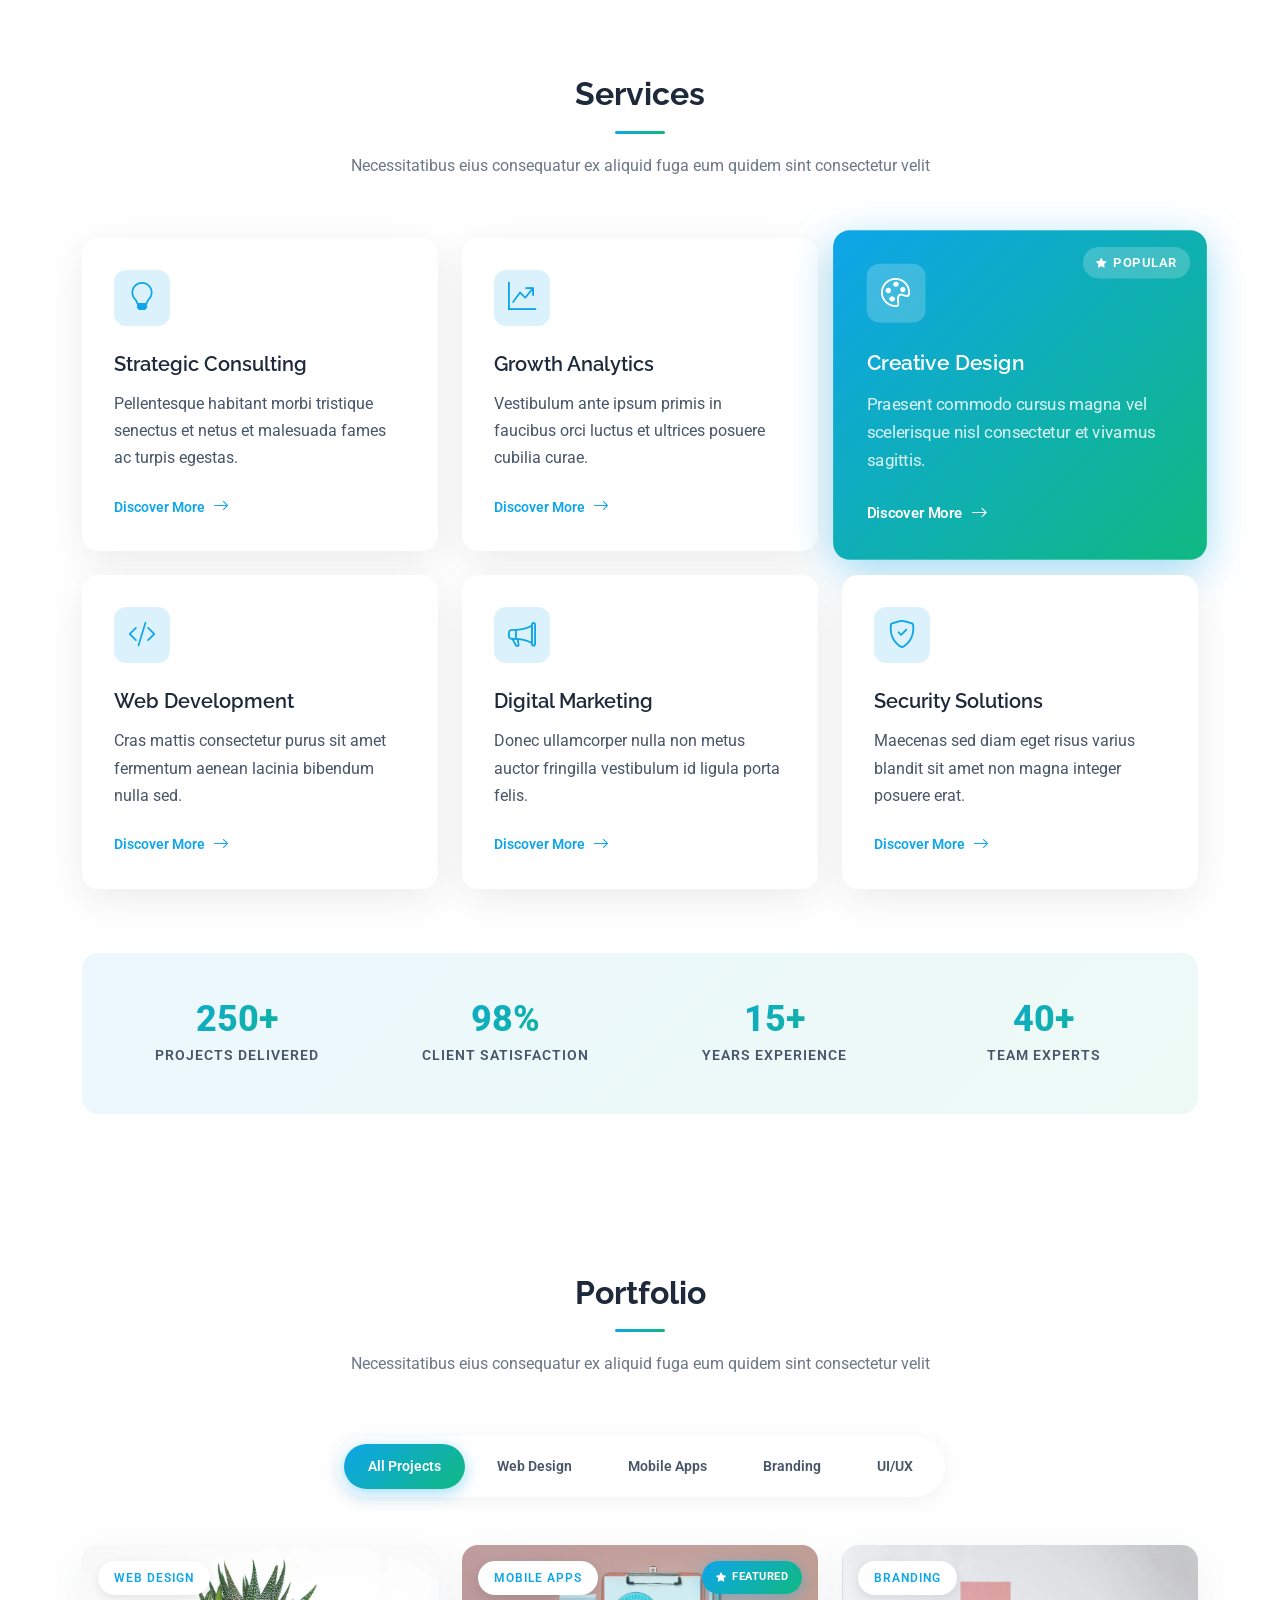
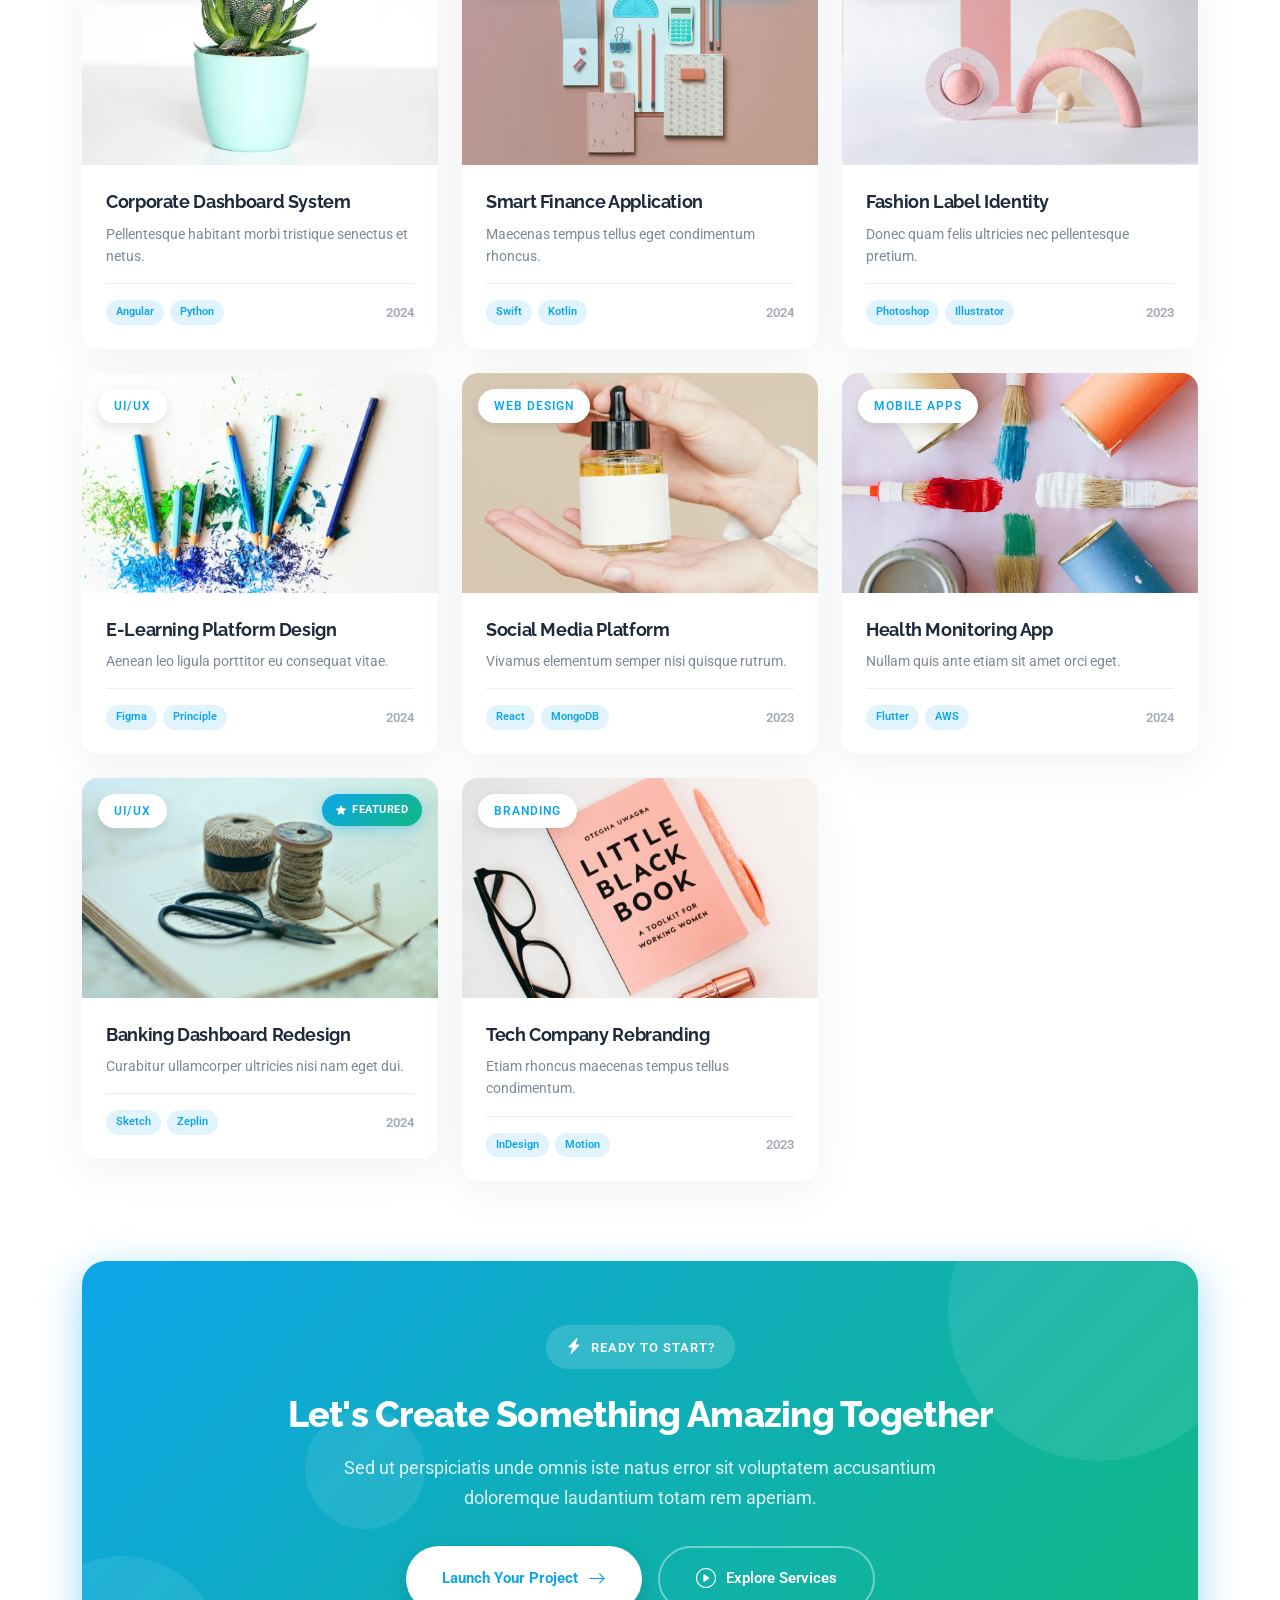
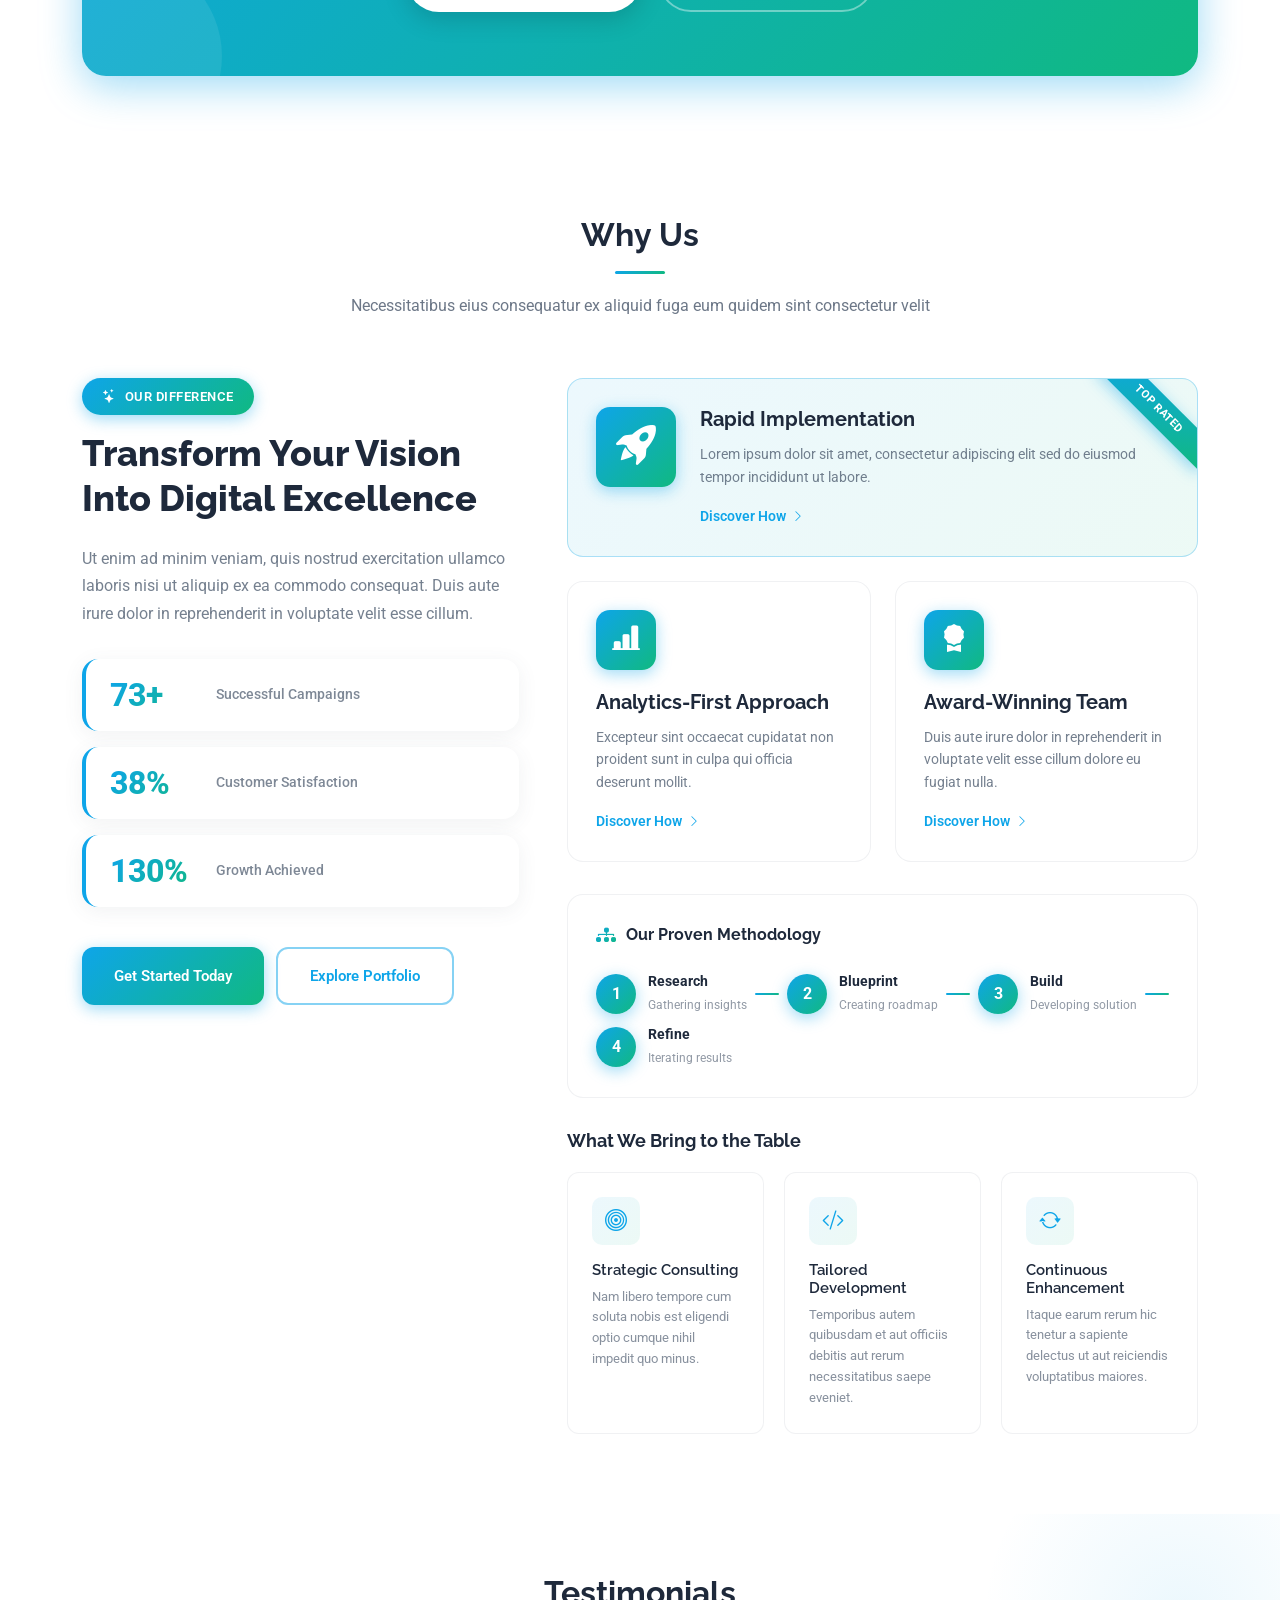
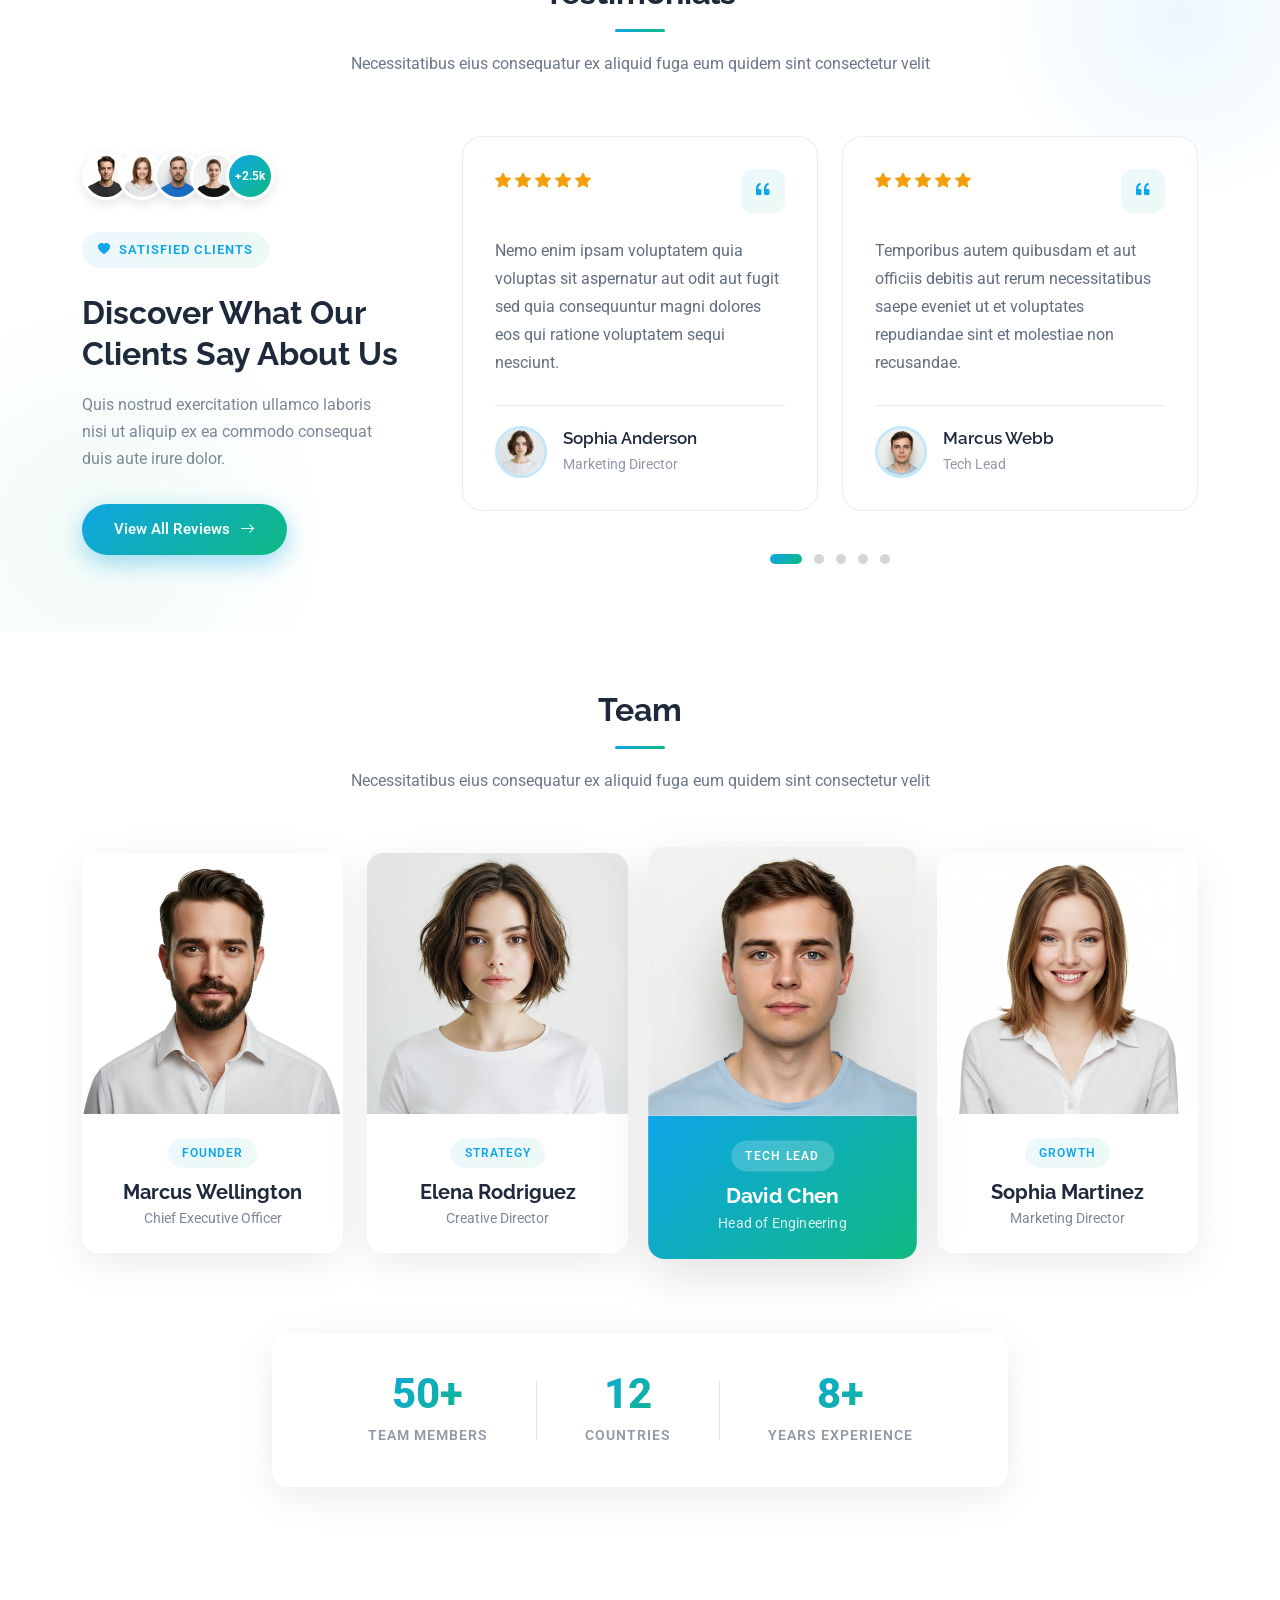
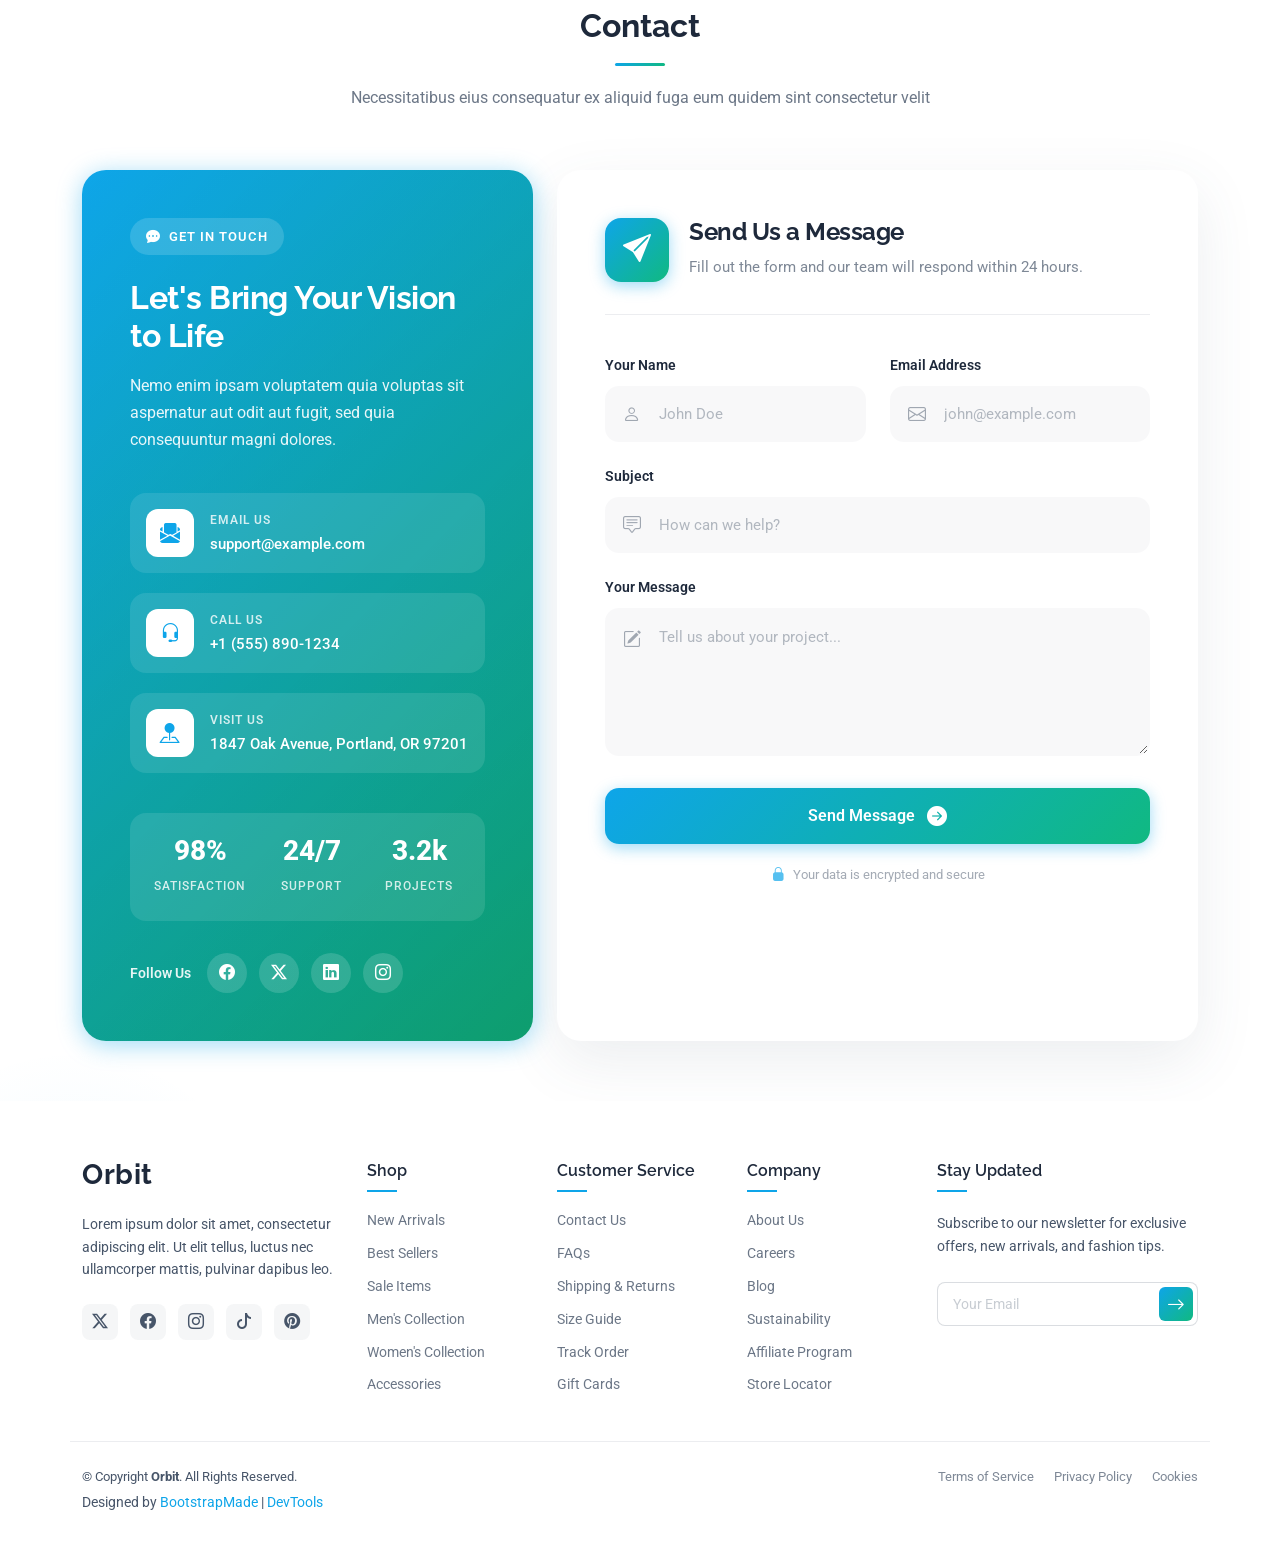
<file: index - Copy.html>
<!DOCTYPE html>
<html lang="en">

<head>
  <meta charset="utf-8">
  <meta content="width=device-width, initial-scale=1.0" name="viewport">
  <title>Index - Orbit Bootstrap Template</title>
  <meta name="description" content="">
  <meta name="keywords" content="">

  <!-- Favicons -->
  <link href="assets/img/favicon.png" rel="icon">
  <link href="assets/img/apple-touch-icon.png" rel="apple-touch-icon">

  <!-- Fonts -->
  <link href="https://fonts.googleapis.com" rel="preconnect">
  <link href="https://fonts.gstatic.com" rel="preconnect" crossorigin>
  <link href="https://fonts.googleapis.com/css2?family=Roboto:ital,wght@0,100;0,300;0,400;0,500;0,700;0,900;1,100;1,300;1,400;1,500;1,700;1,900&family=Lato:ital,wght@0,100;0,300;0,400;0,700;0,900;1,100;1,300;1,400;1,700;1,900&family=Raleway:ital,wght@0,100;0,200;0,300;0,400;0,500;0,600;0,700;0,800;0,900;1,100;1,200;1,300;1,400;1,500;1,600;1,700;1,800;1,900&display=swap" rel="stylesheet">

  <!-- Vendor CSS Files -->
  <link href="assets/vendor/bootstrap/css/bootstrap.min.css" rel="stylesheet">
  <link href="assets/vendor/bootstrap-icons/bootstrap-icons.css" rel="stylesheet">
  <link href="assets/vendor/aos/aos.css" rel="stylesheet">
  <link href="assets/vendor/glightbox/css/glightbox.min.css" rel="stylesheet">
  <link href="assets/vendor/swiper/swiper-bundle.min.css" rel="stylesheet">

  <!-- Main CSS File -->
  <link href="assets/css/main.css" rel="stylesheet">

  <!-- =======================================================
  * Template Name: Orbit
  * Template URL: https://bootstrapmade.com/orbit-bootstrap-template/
  * Updated: Jan 13 2026 with Bootstrap v5.3.8
  * Author: BootstrapMade.com
  * License: https://bootstrapmade.com/license/
  ======================================================== -->
</head>

<body class="index-page">

  <header id="header" class="header d-flex align-items-center sticky-top">
    <div class="container position-relative d-flex align-items-center justify-content-between">

      <a href="index.html" class="logo d-flex align-items-center me-auto me-xl-0">
        <!-- Uncomment the line below if you also wish to use an image logo -->
        <!-- <img src="assets/img/logo.webp" alt=""> -->
        <h1 class="sitename">Orbit</h1><span>.</span>
      </a>

      <nav id="navmenu" class="navmenu">
        <ul>
          <li><a href="#hero" class="active">Home</a></li>
          <li><a href="#about">About</a></li>
          <li><a href="#services">Services</a></li>
          <li><a href="#portfolio">Portfolio</a></li>
          <li><a href="#team">Team</a></li>
          <li class="dropdown"><a href="#"><span>Dropdown</span> <i class="bi bi-chevron-down toggle-dropdown"></i></a>
            <ul>
              <li><a href="#">Dropdown 1</a></li>
              <li class="dropdown"><a href="#"><span>Deep Dropdown</span> <i class="bi bi-chevron-down toggle-dropdown"></i></a>
                <ul>
                  <li><a href="#">Deep Dropdown 1</a></li>
                  <li><a href="#">Deep Dropdown 2</a></li>
                  <li><a href="#">Deep Dropdown 3</a></li>
                  <li><a href="#">Deep Dropdown 4</a></li>
                  <li><a href="#">Deep Dropdown 5</a></li>
                </ul>
              </li>
              <li><a href="#">Dropdown 2</a></li>
              <li><a href="#">Dropdown 3</a></li>
              <li><a href="#">Dropdown 4</a></li>
            </ul>
          </li>
          <li><a href="#contact">Contact</a></li>
        </ul>
        <i class="mobile-nav-toggle d-xl-none bi bi-list"></i>
      </nav>

      <a class="btn-getstarted" href="index.html#about">Get Started</a>

    </div>
  </header>

  <main class="main">

    <!-- Hero Section -->
    <section id="hero" class="hero section">

      <div class="container" data-aos="fade-up" data-aos-delay="100">

        <div class="row align-items-center gy-5">

          <div class="col-lg-6" data-aos="fade-right" data-aos-delay="200">
            <div class="hero-content">
              <div class="hero-tag" data-aos="fade-up" data-aos-delay="250">
                <span class="tag-dot"></span>
                <span class="tag-text">Premium Digital Solutions</span>
              </div>

              <h1 class="hero-headline" data-aos="fade-up" data-aos-delay="300">Crafting Exceptional Digital Experiences</h1>

              <p class="hero-text" data-aos="fade-up" data-aos-delay="350">Pellentesque habitant morbi tristique senectus et netus et malesuada fames ac turpis egestas. Vestibulum tortor quam, feugiat vitae ultricies eget.</p>

              <div class="hero-cta" data-aos="fade-up" data-aos-delay="400">
                <a href="#services" class="cta-button">
                  <span>Explore Services</span>
                  <i class="bi bi-arrow-right"></i>
                </a>
                <a href="https://www.youtube.com/watch?v=Y7f98aduVJ8" class="glightbox cta-link" data-gallery="hero-video">
                  <i class="bi bi-play-circle"></i>
                  <span>Watch Video</span>
                </a>
              </div>
            </div>
          </div>

          <div class="col-lg-6" data-aos="fade-left" data-aos-delay="300">
            <div class="stats-grid">
              <div class="stat-card stat-card-primary" data-aos="zoom-in" data-aos-delay="350">
                <div class="stat-icon-wrap">
                  <i class="bi bi-rocket-takeoff"></i>
                </div>
                <div class="stat-info">
                  <span class="stat-value">150+</span>
                  <span class="stat-title">Projects Launched</span>
                </div>
              </div>

              <div class="stat-card" data-aos="zoom-in" data-aos-delay="400">
                <div class="stat-icon-wrap">
                  <i class="bi bi-heart"></i>
                </div>
                <div class="stat-info">
                  <span class="stat-value">98%</span>
                  <span class="stat-title">Client Satisfaction</span>
                </div>
              </div>

              <div class="stat-card" data-aos="zoom-in" data-aos-delay="450">
                <div class="stat-icon-wrap">
                  <i class="bi bi-lightbulb"></i>
                </div>
                <div class="stat-info">
                  <span class="stat-value">12+</span>
                  <span class="stat-title">Years Experience</span>
                </div>
              </div>

              <div class="stat-card stat-card-accent" data-aos="zoom-in" data-aos-delay="500">
                <div class="stat-icon-wrap">
                  <i class="bi bi-briefcase"></i>
                </div>
                <div class="stat-info">
                  <span class="stat-value">40+</span>
                  <span class="stat-title">Team Experts</span>
                </div>
              </div>
            </div>
          </div>

        </div>

      </div>

    </section><!-- /Hero Section -->

    <!-- About Section -->
    <section id="about" class="about section">

      <div class="container" data-aos="fade-up" data-aos-delay="100">

        <div class="row gy-5 align-items-center">

          <div class="col-xl-6 aos-init aos-animate" data-aos="fade-right" data-aos-delay="200">
            <div class="about-images-wrapper">
              <div class="image-main">
                <img src="assets/img/about/about-5.webp" alt="Business meeting" class="img-fluid">
              </div>
              <div class="image-offset">
                <img src="assets/img/about/about-square-3.webp" alt="Detail shot" class="img-fluid">
              </div>
              <div class="experience-badge">
                <span class="years purecounter" data-purecounter-start="0" data-purecounter-end="12" data-purecounter-duration="1">12</span>
                <span class="text">Years of<br>Excellence</span>
              </div>
              <div class="shape-pattern"></div>
            </div>
          </div>

          <div class="col-xl-6 aos-init aos-animate" data-aos="fade-left" data-aos-delay="300">
            <div class="about-content">
              <div class="section-subtitle">Who We Are</div>
              <h2>Innovating for Your Success Through Technology</h2>
              <p class="lead-text">
                Voluptatem accusantium doloremque laudantium, totam rem aperiam, eaque ipsa quae ab illo inventore veritatis et quasi architecto beatae vitae dicta sunt explicabo.
              </p>
              <p class="mb-4 description">
                Nemo enim ipsam voluptatem quia voluptas sit aspernatur aut odit aut fugit, sed quia consequuntur magni dolores eos qui ratione voluptatem sequi nesciunt. Neque porro quisquam est, qui dolorem ipsum quia dolor sit amet, consectetur, adipisci velit.
              </p>

              <div class="features-grid">
                <div class="feature-card">
                  <i class="bi bi-check-circle-fill"></i>
                  <span>Fast Delivery</span>
                </div>
                <div class="feature-card">
                  <i class="bi bi-check-circle-fill"></i>
                  <span>Quality Assured</span>
                </div>
                <div class="feature-card">
                  <i class="bi bi-check-circle-fill"></i>
                  <span>Expert Team</span>
                </div>
                <div class="feature-card">
                  <i class="bi bi-check-circle-fill"></i>
                  <span>24/7 Support</span>
                </div>
              </div>

              <div class="stats-row">
                <div class="stat-box">
                  <span class="number purecounter" data-purecounter-start="0" data-purecounter-end="150" data-purecounter-duration="1">150</span>
                  <span class="label">Projects Done</span>
                </div>
                <div class="stat-box">
                  <span class="number purecounter" data-purecounter-start="0" data-purecounter-end="85" data-purecounter-duration="1">85</span>
                  <span class="label">Happy Clients</span>
                </div>
                <div class="stat-box">
                  <span class="number purecounter" data-purecounter-start="0" data-purecounter-end="95" data-purecounter-duration="1">95%</span>
                  <span class="label">Retention</span>
                </div>
              </div>

              <div class="action-buttons">
                <a href="#" class="btn btn-primary-custom">
                  Discover More <i class="bi bi-arrow-right"></i>
                </a>
                <div class="contact-info">
                  <div class="icon-box">
                    <i class="bi bi-telephone-fill"></i>
                  </div>
                  <div class="text">
                    <span>Call Us Today</span>
                    <a href="tel:+15551234567">+1 (555) 123-4567</a>
                  </div>
                </div>
              </div>

            </div>
          </div>

        </div>

      </div>

    </section><!-- /About Section -->

    <!-- Services Section -->
    <section id="services" class="services section">

      <!-- Section Title -->
      <div class="container section-title" data-aos="fade-up">
        <h2>Services</h2>
        <p>Necessitatibus eius consequatur ex aliquid fuga eum quidem sint consectetur velit</p>
      </div><!-- End Section Title -->

      <div class="container" data-aos="fade-up" data-aos-delay="100">

        <div class="row g-4">

          <!-- Service Card 1 -->
          <div class="col-lg-4 col-md-6" data-aos="fade-up" data-aos-delay="100">
            <div class="service-card">
              <div class="icon-wrapper">
                <i class="bi bi-lightbulb"></i>
              </div>
              <h3>Strategic Consulting</h3>
              <p>Pellentesque habitant morbi tristique senectus et netus et malesuada fames ac turpis egestas.</p>
              <a href="service-details.html" class="service-link">
                <span>Discover More</span>
                <i class="bi bi-arrow-right"></i>
              </a>
            </div>
          </div><!-- End Service Card -->

          <!-- Service Card 2 -->
          <div class="col-lg-4 col-md-6" data-aos="fade-up" data-aos-delay="200">
            <div class="service-card">
              <div class="icon-wrapper">
                <i class="bi bi-graph-up-arrow"></i>
              </div>
              <h3>Growth Analytics</h3>
              <p>Vestibulum ante ipsum primis in faucibus orci luctus et ultrices posuere cubilia curae.</p>
              <a href="service-details.html" class="service-link">
                <span>Discover More</span>
                <i class="bi bi-arrow-right"></i>
              </a>
            </div>
          </div><!-- End Service Card -->

          <!-- Service Card 3 - Featured -->
          <div class="col-lg-4 col-md-6" data-aos="fade-up" data-aos-delay="300">
            <div class="service-card featured">
              <div class="featured-badge">
                <i class="bi bi-star-fill"></i>
                <span>Popular</span>
              </div>
              <div class="icon-wrapper">
                <i class="bi bi-palette"></i>
              </div>
              <h3>Creative Design</h3>
              <p>Praesent commodo cursus magna vel scelerisque nisl consectetur et vivamus sagittis.</p>
              <a href="service-details.html" class="service-link">
                <span>Discover More</span>
                <i class="bi bi-arrow-right"></i>
              </a>
            </div>
          </div><!-- End Service Card -->

          <!-- Service Card 4 -->
          <div class="col-lg-4 col-md-6" data-aos="fade-up" data-aos-delay="100">
            <div class="service-card">
              <div class="icon-wrapper">
                <i class="bi bi-code-slash"></i>
              </div>
              <h3>Web Development</h3>
              <p>Cras mattis consectetur purus sit amet fermentum aenean lacinia bibendum nulla sed.</p>
              <a href="service-details.html" class="service-link">
                <span>Discover More</span>
                <i class="bi bi-arrow-right"></i>
              </a>
            </div>
          </div><!-- End Service Card -->

          <!-- Service Card 5 -->
          <div class="col-lg-4 col-md-6" data-aos="fade-up" data-aos-delay="200">
            <div class="service-card">
              <div class="icon-wrapper">
                <i class="bi bi-megaphone"></i>
              </div>
              <h3>Digital Marketing</h3>
              <p>Donec ullamcorper nulla non metus auctor fringilla vestibulum id ligula porta felis.</p>
              <a href="service-details.html" class="service-link">
                <span>Discover More</span>
                <i class="bi bi-arrow-right"></i>
              </a>
            </div>
          </div><!-- End Service Card -->

          <!-- Service Card 6 -->
          <div class="col-lg-4 col-md-6" data-aos="fade-up" data-aos-delay="300">
            <div class="service-card">
              <div class="icon-wrapper">
                <i class="bi bi-shield-check"></i>
              </div>
              <h3>Security Solutions</h3>
              <p>Maecenas sed diam eget risus varius blandit sit amet non magna integer posuere erat.</p>
              <a href="service-details.html" class="service-link">
                <span>Discover More</span>
                <i class="bi bi-arrow-right"></i>
              </a>
            </div>
          </div><!-- End Service Card -->

        </div>

        <!-- Stats Row -->
        <div class="stats-row" data-aos="fade-up" data-aos-delay="400">
          <div class="row g-4 justify-content-center">
            <div class="col-6 col-md-3">
              <div class="stat-item">
                <span class="stat-number">250+</span>
                <span class="stat-label">Projects Delivered</span>
              </div>
            </div>
            <div class="col-6 col-md-3">
              <div class="stat-item">
                <span class="stat-number">98%</span>
                <span class="stat-label">Client Satisfaction</span>
              </div>
            </div>
            <div class="col-6 col-md-3">
              <div class="stat-item">
                <span class="stat-number">15+</span>
                <span class="stat-label">Years Experience</span>
              </div>
            </div>
            <div class="col-6 col-md-3">
              <div class="stat-item">
                <span class="stat-number">40+</span>
                <span class="stat-label">Team Experts</span>
              </div>
            </div>
          </div>
        </div>

      </div>

    </section><!-- /Services Section -->

    <!-- Portfolio Section -->
    <section id="portfolio" class="portfolio section">

      <!-- Section Title -->
      <div class="container section-title" data-aos="fade-up">
        <h2>Portfolio</h2>
        <p>Necessitatibus eius consequatur ex aliquid fuga eum quidem sint consectetur velit</p>
      </div><!-- End Section Title -->

      <div class="container" data-aos="fade-up" data-aos-delay="100">

        <div class="isotope-layout" data-default-filter="*" data-layout="fitRows" data-sort="original-order">

          <div class="filters-wrapper" data-aos="fade-up" data-aos-delay="100">
            <ul class="portfolio-filters isotope-filters">
              <li data-filter="*" class="filter-active">All Projects</li>
              <li data-filter=".filter-web">Web Design</li>
              <li data-filter=".filter-mobile">Mobile Apps</li>
              <li data-filter=".filter-branding">Branding</li>
              <li data-filter=".filter-ui">UI/UX</li>
            </ul>
          </div>

          <div class="row g-4 isotope-container" data-aos="fade-up" data-aos-delay="200">

            <div class="col-lg-4 col-md-6 portfolio-item isotope-item filter-web">
              <div class="project-card">
                <div class="image-wrapper">
                  <img src="assets/img/portfolio/portfolio-2.webp" alt="Project showcase" class="img-fluid" loading="lazy">
                  <div class="hover-overlay">
                    <div class="overlay-actions">
                      <a href="assets/img/portfolio/portfolio-2.webp" class="glightbox action-btn" data-gallery="portfolio">
                        <i class="bi bi-eye"></i>
                      </a>
                      <a href="#" class="action-btn">
                        <i class="bi bi-link-45deg"></i>
                      </a>
                    </div>
                  </div>
                  <span class="category-badge">Web Design</span>
                </div>
                <div class="project-info">
                  <h3>Corporate Dashboard System</h3>
                  <p>Pellentesque habitant morbi tristique senectus et netus.</p>
                  <div class="project-meta">
                    <div class="tech-tags">
                      <span>Angular</span>
                      <span>Python</span>
                    </div>
                    <span class="year">2024</span>
                  </div>
                </div>
              </div>
            </div><!-- End Portfolio Item -->

            <div class="col-lg-4 col-md-6 portfolio-item isotope-item filter-mobile">
              <div class="project-card featured">
                <div class="image-wrapper">
                  <img src="assets/img/portfolio/portfolio-4.webp" alt="Project showcase" class="img-fluid" loading="lazy">
                  <div class="hover-overlay">
                    <div class="overlay-actions">
                      <a href="assets/img/portfolio/portfolio-4.webp" class="glightbox action-btn" data-gallery="portfolio">
                        <i class="bi bi-eye"></i>
                      </a>
                      <a href="#" class="action-btn">
                        <i class="bi bi-link-45deg"></i>
                      </a>
                    </div>
                  </div>
                  <span class="category-badge">Mobile Apps</span>
                  <span class="featured-badge"><i class="bi bi-star-fill"></i> Featured</span>
                </div>
                <div class="project-info">
                  <h3>Smart Finance Application</h3>
                  <p>Maecenas tempus tellus eget condimentum rhoncus.</p>
                  <div class="project-meta">
                    <div class="tech-tags">
                      <span>Swift</span>
                      <span>Kotlin</span>
                    </div>
                    <span class="year">2024</span>
                  </div>
                </div>
              </div>
            </div><!-- End Portfolio Item -->

            <div class="col-lg-4 col-md-6 portfolio-item isotope-item filter-branding">
              <div class="project-card">
                <div class="image-wrapper">
                  <img src="assets/img/portfolio/portfolio-6.webp" alt="Project showcase" class="img-fluid" loading="lazy">
                  <div class="hover-overlay">
                    <div class="overlay-actions">
                      <a href="assets/img/portfolio/portfolio-6.webp" class="glightbox action-btn" data-gallery="portfolio">
                        <i class="bi bi-eye"></i>
                      </a>
                      <a href="#" class="action-btn">
                        <i class="bi bi-link-45deg"></i>
                      </a>
                    </div>
                  </div>
                  <span class="category-badge">Branding</span>
                </div>
                <div class="project-info">
                  <h3>Fashion Label Identity</h3>
                  <p>Donec quam felis ultricies nec pellentesque pretium.</p>
                  <div class="project-meta">
                    <div class="tech-tags">
                      <span>Photoshop</span>
                      <span>Illustrator</span>
                    </div>
                    <span class="year">2023</span>
                  </div>
                </div>
              </div>
            </div><!-- End Portfolio Item -->

            <div class="col-lg-4 col-md-6 portfolio-item isotope-item filter-ui">
              <div class="project-card">
                <div class="image-wrapper">
                  <img src="assets/img/portfolio/portfolio-8.webp" alt="Project showcase" class="img-fluid" loading="lazy">
                  <div class="hover-overlay">
                    <div class="overlay-actions">
                      <a href="assets/img/portfolio/portfolio-8.webp" class="glightbox action-btn" data-gallery="portfolio">
                        <i class="bi bi-eye"></i>
                      </a>
                      <a href="#" class="action-btn">
                        <i class="bi bi-link-45deg"></i>
                      </a>
                    </div>
                  </div>
                  <span class="category-badge">UI/UX</span>
                </div>
                <div class="project-info">
                  <h3>E-Learning Platform Design</h3>
                  <p>Aenean leo ligula porttitor eu consequat vitae.</p>
                  <div class="project-meta">
                    <div class="tech-tags">
                      <span>Figma</span>
                      <span>Principle</span>
                    </div>
                    <span class="year">2024</span>
                  </div>
                </div>
              </div>
            </div><!-- End Portfolio Item -->

            <div class="col-lg-4 col-md-6 portfolio-item isotope-item filter-web">
              <div class="project-card">
                <div class="image-wrapper">
                  <img src="assets/img/portfolio/portfolio-1.webp" alt="Project showcase" class="img-fluid" loading="lazy">
                  <div class="hover-overlay">
                    <div class="overlay-actions">
                      <a href="assets/img/portfolio/portfolio-1.webp" class="glightbox action-btn" data-gallery="portfolio">
                        <i class="bi bi-eye"></i>
                      </a>
                      <a href="#" class="action-btn">
                        <i class="bi bi-link-45deg"></i>
                      </a>
                    </div>
                  </div>
                  <span class="category-badge">Web Design</span>
                </div>
                <div class="project-info">
                  <h3>Social Media Platform</h3>
                  <p>Vivamus elementum semper nisi quisque rutrum.</p>
                  <div class="project-meta">
                    <div class="tech-tags">
                      <span>React</span>
                      <span>MongoDB</span>
                    </div>
                    <span class="year">2023</span>
                  </div>
                </div>
              </div>
            </div><!-- End Portfolio Item -->

            <div class="col-lg-4 col-md-6 portfolio-item isotope-item filter-mobile">
              <div class="project-card">
                <div class="image-wrapper">
                  <img src="assets/img/portfolio/portfolio-3.webp" alt="Project showcase" class="img-fluid" loading="lazy">
                  <div class="hover-overlay">
                    <div class="overlay-actions">
                      <a href="assets/img/portfolio/portfolio-3.webp" class="glightbox action-btn" data-gallery="portfolio">
                        <i class="bi bi-eye"></i>
                      </a>
                      <a href="#" class="action-btn">
                        <i class="bi bi-link-45deg"></i>
                      </a>
                    </div>
                  </div>
                  <span class="category-badge">Mobile Apps</span>
                </div>
                <div class="project-info">
                  <h3>Health Monitoring App</h3>
                  <p>Nullam quis ante etiam sit amet orci eget.</p>
                  <div class="project-meta">
                    <div class="tech-tags">
                      <span>Flutter</span>
                      <span>AWS</span>
                    </div>
                    <span class="year">2024</span>
                  </div>
                </div>
              </div>
            </div><!-- End Portfolio Item -->

            <div class="col-lg-4 col-md-6 portfolio-item isotope-item filter-ui">
              <div class="project-card featured">
                <div class="image-wrapper">
                  <img src="assets/img/portfolio/portfolio-7.webp" alt="Project showcase" class="img-fluid" loading="lazy">
                  <div class="hover-overlay">
                    <div class="overlay-actions">
                      <a href="assets/img/portfolio/portfolio-7.webp" class="glightbox action-btn" data-gallery="portfolio">
                        <i class="bi bi-eye"></i>
                      </a>
                      <a href="#" class="action-btn">
                        <i class="bi bi-link-45deg"></i>
                      </a>
                    </div>
                  </div>
                  <span class="category-badge">UI/UX</span>
                  <span class="featured-badge"><i class="bi bi-star-fill"></i> Featured</span>
                </div>
                <div class="project-info">
                  <h3>Banking Dashboard Redesign</h3>
                  <p>Curabitur ullamcorper ultricies nisi nam eget dui.</p>
                  <div class="project-meta">
                    <div class="tech-tags">
                      <span>Sketch</span>
                      <span>Zeplin</span>
                    </div>
                    <span class="year">2024</span>
                  </div>
                </div>
              </div>
            </div><!-- End Portfolio Item -->

            <div class="col-lg-4 col-md-6 portfolio-item isotope-item filter-branding">
              <div class="project-card">
                <div class="image-wrapper">
                  <img src="assets/img/portfolio/portfolio-9.webp" alt="Project showcase" class="img-fluid" loading="lazy">
                  <div class="hover-overlay">
                    <div class="overlay-actions">
                      <a href="assets/img/portfolio/portfolio-9.webp" class="glightbox action-btn" data-gallery="portfolio">
                        <i class="bi bi-eye"></i>
                      </a>
                      <a href="#" class="action-btn">
                        <i class="bi bi-link-45deg"></i>
                      </a>
                    </div>
                  </div>
                  <span class="category-badge">Branding</span>
                </div>
                <div class="project-info">
                  <h3>Tech Company Rebranding</h3>
                  <p>Etiam rhoncus maecenas tempus tellus condimentum.</p>
                  <div class="project-meta">
                    <div class="tech-tags">
                      <span>InDesign</span>
                      <span>Motion</span>
                    </div>
                    <span class="year">2023</span>
                  </div>
                </div>
              </div>
            </div><!-- End Portfolio Item -->

          </div><!-- End Portfolio Container -->

        </div>

        <div class="cta-section" data-aos="zoom-in" data-aos-delay="300">
          <div class="cta-content">
            <span class="cta-label"><i class="bi bi-lightning-charge-fill"></i> Ready to Start?</span>
            <h3>Let's Create Something Amazing Together</h3>
            <p>Sed ut perspiciatis unde omnis iste natus error sit voluptatem accusantium doloremque laudantium totam rem aperiam.</p>
            <div class="cta-buttons">
              <a href="#contact" class="btn-cta-primary">Launch Your Project <i class="bi bi-arrow-right"></i></a>
              <a href="#services" class="btn-cta-secondary"><i class="bi bi-play-circle"></i> Explore Services</a>
            </div>
          </div>
          <div class="cta-decoration">
            <div class="floating-shape shape-1"></div>
            <div class="floating-shape shape-2"></div>
            <div class="floating-shape shape-3"></div>
          </div>
        </div>

      </div>

    </section><!-- /Portfolio Section -->

    <!-- Why Us Section -->
    <section id="why-us" class="why-us section light-background">

      <!-- Section Title -->
      <div class="container section-title" data-aos="fade-up">
        <h2>Why Us</h2>
        <p>Necessitatibus eius consequatur ex aliquid fuga eum quidem sint consectetur velit</p>
      </div><!-- End Section Title -->

      <div class="container" data-aos="fade-up" data-aos-delay="100">

        <div class="row g-5">
          <div class="col-lg-5" data-aos="fade-right" data-aos-delay="200">
            <div class="sidebar-content">
              <div class="badge-wrapper">
                <span class="section-badge"><i class="bi bi-stars"></i> Our Difference</span>
              </div>
              <h2>Transform Your Vision Into Digital Excellence</h2>
              <p class="description">Ut enim ad minim veniam, quis nostrud exercitation ullamco laboris nisi ut aliquip ex ea commodo consequat. Duis aute irure dolor in reprehenderit in voluptate velit esse cillum.</p>

              <div class="stat-cards">
                <div class="stat-card" data-aos="zoom-in" data-aos-delay="300">
                  <div class="stat-value">
                    <span class="purecounter" data-purecounter-start="0" data-purecounter-end="180" data-purecounter-duration="2">180</span>+
                  </div>
                  <div class="stat-text">Successful Campaigns</div>
                </div>
                <div class="stat-card" data-aos="zoom-in" data-aos-delay="350">
                  <div class="stat-value">
                    <span class="purecounter" data-purecounter-start="0" data-purecounter-end="95" data-purecounter-duration="2">95</span>%
                  </div>
                  <div class="stat-text">Customer Satisfaction</div>
                </div>
                <div class="stat-card" data-aos="zoom-in" data-aos-delay="400">
                  <div class="stat-value">
                    <span class="purecounter" data-purecounter-start="0" data-purecounter-end="320" data-purecounter-duration="2">320</span>%
                  </div>
                  <div class="stat-text">Growth Achieved</div>
                </div>
              </div>

              <div class="action-buttons">
                <a href="#" class="btn-main">Get Started Today</a>
                <a href="#" class="btn-outline">Explore Portfolio</a>
              </div>
            </div>
          </div>

          <div class="col-lg-7" data-aos="fade-left" data-aos-delay="200">
            <div class="features-grid">
              <div class="feature-box highlight" data-aos="fade-up" data-aos-delay="250">
                <div class="feature-ribbon">Top Rated</div>
                <div class="feature-icon">
                  <i class="bi bi-rocket-takeoff-fill"></i>
                </div>
                <div class="feature-content">
                  <h4>Rapid Implementation</h4>
                  <p>Lorem ipsum dolor sit amet, consectetur adipiscing elit sed do eiusmod tempor incididunt ut labore.</p>
                  <a href="#" class="feature-link">Discover How <i class="bi bi-chevron-right"></i></a>
                </div>
              </div><!-- End Feature Box -->

              <div class="feature-box" data-aos="fade-up" data-aos-delay="300">
                <div class="feature-icon">
                  <i class="bi bi-bar-chart-line-fill"></i>
                </div>
                <div class="feature-content">
                  <h4>Analytics-First Approach</h4>
                  <p>Excepteur sint occaecat cupidatat non proident sunt in culpa qui officia deserunt mollit.</p>
                  <a href="#" class="feature-link">Discover How <i class="bi bi-chevron-right"></i></a>
                </div>
              </div><!-- End Feature Box -->

              <div class="feature-box" data-aos="fade-up" data-aos-delay="350">
                <div class="feature-icon">
                  <i class="bi bi-award-fill"></i>
                </div>
                <div class="feature-content">
                  <h4>Award-Winning Team</h4>
                  <p>Duis aute irure dolor in reprehenderit in voluptate velit esse cillum dolore eu fugiat nulla.</p>
                  <a href="#" class="feature-link">Discover How <i class="bi bi-chevron-right"></i></a>
                </div>
              </div><!-- End Feature Box -->
            </div>

            <div class="process-timeline" data-aos="fade-up" data-aos-delay="400">
              <h5 class="timeline-title"><i class="bi bi-diagram-3-fill"></i> Our Proven Methodology</h5>
              <div class="timeline-steps">
                <div class="timeline-step">
                  <div class="step-marker">1</div>
                  <div class="step-info">
                    <strong>Research</strong>
                    <span>Gathering insights</span>
                  </div>
                </div>
                <div class="timeline-connector"></div>
                <div class="timeline-step">
                  <div class="step-marker">2</div>
                  <div class="step-info">
                    <strong>Blueprint</strong>
                    <span>Creating roadmap</span>
                  </div>
                </div>
                <div class="timeline-connector"></div>
                <div class="timeline-step">
                  <div class="step-marker">3</div>
                  <div class="step-info">
                    <strong>Build</strong>
                    <span>Developing solution</span>
                  </div>
                </div>
                <div class="timeline-connector"></div>
                <div class="timeline-step">
                  <div class="step-marker">4</div>
                  <div class="step-info">
                    <strong>Refine</strong>
                    <span>Iterating results</span>
                  </div>
                </div>
              </div>
            </div>

            <div class="capabilities-section" data-aos="fade-up" data-aos-delay="450">
              <h5 class="capabilities-heading">What We Bring to the Table</h5>
              <div class="capabilities-grid">
                <div class="capability-card">
                  <div class="capability-icon">
                    <i class="bi bi-bullseye"></i>
                  </div>
                  <h6>Strategic Consulting</h6>
                  <p>Nam libero tempore cum soluta nobis est eligendi optio cumque nihil impedit quo minus.</p>
                </div>
                <div class="capability-card">
                  <div class="capability-icon">
                    <i class="bi bi-code-slash"></i>
                  </div>
                  <h6>Tailored Development</h6>
                  <p>Temporibus autem quibusdam et aut officiis debitis aut rerum necessitatibus saepe eveniet.</p>
                </div>
                <div class="capability-card">
                  <div class="capability-icon">
                    <i class="bi bi-arrow-repeat"></i>
                  </div>
                  <h6>Continuous Enhancement</h6>
                  <p>Itaque earum rerum hic tenetur a sapiente delectus ut aut reiciendis voluptatibus maiores.</p>
                </div>
              </div>
            </div>
          </div>
        </div>

      </div>

    </section><!-- /Why Us Section -->

    <!-- Testimonials Section -->
    <section id="testimonials" class="testimonials section">

      <!-- Section Title -->
      <div class="container section-title" data-aos="fade-up">
        <h2>Testimonials</h2>
        <p>Necessitatibus eius consequatur ex aliquid fuga eum quidem sint consectetur velit</p>
      </div><!-- End Section Title -->

      <div class="container" data-aos="fade-up" data-aos-delay="100">

        <div class="row">

          <!-- Left Sidebar -->
          <div class="col-lg-4" data-aos="fade-right" data-aos-delay="150">
            <div class="testimonials-sidebar">
              <div class="avatar-stack">
                <img src="assets/img/person/person-m-3.webp" alt="Happy Client" class="avatar" loading="lazy">
                <img src="assets/img/person/person-f-7.webp" alt="Happy Client" class="avatar" loading="lazy">
                <img src="assets/img/person/person-m-9.webp" alt="Happy Client" class="avatar" loading="lazy">
                <img src="assets/img/person/person-f-4.webp" alt="Happy Client" class="avatar" loading="lazy">
                <span class="avatar-count">+2.5k</span>
              </div>
              <div class="sidebar-content">
                <span class="satisfied-badge"><i class="bi bi-heart-fill"></i> Satisfied Clients</span>
                <h3>Discover What Our Clients Say About Us</h3>
                <p>Quis nostrud exercitation ullamco laboris nisi ut aliquip ex ea commodo consequat duis aute irure dolor.</p>
                <a href="#" class="btn-view-all">View All Reviews <i class="bi bi-arrow-right"></i></a>
              </div>
            </div>
          </div><!-- End Left Sidebar -->

          <!-- Right Testimonials Slider -->
          <div class="col-lg-8" data-aos="fade-left" data-aos-delay="200">
            <div class="testimonials-carousel swiper init-swiper">
              <script type="application/json" class="swiper-config">
                {
                  "loop": true,
                  "speed": 700,
                  "autoplay": {
                    "delay": 5000
                  },
                  "slidesPerView": 1,
                  "spaceBetween": 24,
                  "pagination": {
                    "el": ".swiper-pagination",
                    "type": "bullets",
                    "clickable": true
                  },
                  "breakpoints": {
                    "768": {
                      "slidesPerView": 2
                    }
                  }
                }
              </script>

              <div class="swiper-wrapper">

                <!-- Testimonial Card 1 -->
                <div class="swiper-slide">
                  <div class="testimonial-card">
                    <div class="card-top">
                      <div class="stars">
                        <i class="bi bi-star-fill"></i>
                        <i class="bi bi-star-fill"></i>
                        <i class="bi bi-star-fill"></i>
                        <i class="bi bi-star-fill"></i>
                        <i class="bi bi-star-fill"></i>
                      </div>
                      <span class="quote-mark"><i class="bi bi-quote"></i></span>
                    </div>
                    <p class="testimonial-text">Nemo enim ipsam voluptatem quia voluptas sit aspernatur aut odit aut fugit sed quia consequuntur magni dolores eos qui ratione voluptatem sequi nesciunt.</p>
                    <div class="author-info">
                      <img src="assets/img/person/person-f-2.webp" alt="Client" class="author-img" loading="lazy">
                      <div class="author-details">
                        <h5>Sophia Anderson</h5>
                        <span>Marketing Director</span>
                      </div>
                    </div>
                  </div>
                </div><!-- End Testimonial Card -->

                <!-- Testimonial Card 2 -->
                <div class="swiper-slide">
                  <div class="testimonial-card">
                    <div class="card-top">
                      <div class="stars">
                        <i class="bi bi-star-fill"></i>
                        <i class="bi bi-star-fill"></i>
                        <i class="bi bi-star-fill"></i>
                        <i class="bi bi-star-fill"></i>
                        <i class="bi bi-star-fill"></i>
                      </div>
                      <span class="quote-mark"><i class="bi bi-quote"></i></span>
                    </div>
                    <p class="testimonial-text">Temporibus autem quibusdam et aut officiis debitis aut rerum necessitatibus saepe eveniet ut et voluptates repudiandae sint et molestiae non recusandae.</p>
                    <div class="author-info">
                      <img src="assets/img/person/person-m-5.webp" alt="Client" class="author-img" loading="lazy">
                      <div class="author-details">
                        <h5>Marcus Webb</h5>
                        <span>Tech Lead</span>
                      </div>
                    </div>
                  </div>
                </div><!-- End Testimonial Card -->

                <!-- Testimonial Card 3 -->
                <div class="swiper-slide">
                  <div class="testimonial-card">
                    <div class="card-top">
                      <div class="stars">
                        <i class="bi bi-star-fill"></i>
                        <i class="bi bi-star-fill"></i>
                        <i class="bi bi-star-fill"></i>
                        <i class="bi bi-star-fill"></i>
                        <i class="bi bi-star-fill"></i>
                      </div>
                      <span class="quote-mark"><i class="bi bi-quote"></i></span>
                    </div>
                    <p class="testimonial-text">Itaque earum rerum hic tenetur a sapiente delectus ut aut reiciendis voluptatibus maiores alias consequatur aut perferendis doloribus asperiores repellat.</p>
                    <div class="author-info">
                      <img src="assets/img/person/person-f-9.webp" alt="Client" class="author-img" loading="lazy">
                      <div class="author-details">
                        <h5>Elena Rodriguez</h5>
                        <span>Startup Founder</span>
                      </div>
                    </div>
                  </div>
                </div><!-- End Testimonial Card -->

                <!-- Testimonial Card 4 -->
                <div class="swiper-slide">
                  <div class="testimonial-card">
                    <div class="card-top">
                      <div class="stars">
                        <i class="bi bi-star-fill"></i>
                        <i class="bi bi-star-fill"></i>
                        <i class="bi bi-star-fill"></i>
                        <i class="bi bi-star-fill"></i>
                        <i class="bi bi-star-fill"></i>
                      </div>
                      <span class="quote-mark"><i class="bi bi-quote"></i></span>
                    </div>
                    <p class="testimonial-text">Nam libero tempore cum soluta nobis est eligendi optio cumque nihil impedit quo minus id quod maxime placeat facere possimus omnis voluptas assumenda.</p>
                    <div class="author-info">
                      <img src="assets/img/person/person-m-11.webp" alt="Client" class="author-img" loading="lazy">
                      <div class="author-details">
                        <h5>James Mitchell</h5>
                        <span>Product Designer</span>
                      </div>
                    </div>
                  </div>
                </div><!-- End Testimonial Card -->

                <!-- Testimonial Card 5 -->
                <div class="swiper-slide">
                  <div class="testimonial-card">
                    <div class="card-top">
                      <div class="stars">
                        <i class="bi bi-star-fill"></i>
                        <i class="bi bi-star-fill"></i>
                        <i class="bi bi-star-fill"></i>
                        <i class="bi bi-star-fill"></i>
                        <i class="bi bi-star-fill"></i>
                      </div>
                      <span class="quote-mark"><i class="bi bi-quote"></i></span>
                    </div>
                    <p class="testimonial-text">Ut enim ad minima veniam quis nostrum exercitationem ullam corporis suscipit laboriosam nisi ut aliquid ex ea commodi consequatur reprehenderit.</p>
                    <div class="author-info">
                      <img src="assets/img/person/person-f-14.webp" alt="Client" class="author-img" loading="lazy">
                      <div class="author-details">
                        <h5>Olivia Chen</h5>
                        <span>Operations Manager</span>
                      </div>
                    </div>
                  </div>
                </div><!-- End Testimonial Card -->

              </div>

              <div class="swiper-pagination"></div>

            </div>
          </div><!-- End Right Testimonials Slider -->

        </div>

      </div>

    </section><!-- /Testimonials Section -->

    <!-- Team Section -->
    <section id="team" class="team section">

      <!-- Section Title -->
      <div class="container section-title" data-aos="fade-up">
        <h2>Team</h2>
        <p>Necessitatibus eius consequatur ex aliquid fuga eum quidem sint consectetur velit</p>
      </div><!-- End Section Title -->

      <div class="container" data-aos="fade-up" data-aos-delay="100">

        <div class="row gy-5">

          <!-- Team Member 1 -->
          <div class="col-lg-3 col-md-6" data-aos="fade-up" data-aos-delay="100">
            <div class="team-card">
              <div class="member-img">
                <img src="assets/img/person/person-m-1.webp" class="img-fluid" alt="Team Member">
                <div class="social-overlay">
                  <div class="social-links">
                    <a href="#"><i class="bi bi-twitter-x"></i></a>
                    <a href="#"><i class="bi bi-linkedin"></i></a>
                    <a href="#"><i class="bi bi-instagram"></i></a>
                  </div>
                </div>
              </div>
              <div class="member-info">
                <span class="member-badge">Founder</span>
                <h4>Marcus Wellington</h4>
                <p>Chief Executive Officer</p>
              </div>
            </div>
          </div><!-- End Team Member -->

          <!-- Team Member 2 -->
          <div class="col-lg-3 col-md-6" data-aos="fade-up" data-aos-delay="200">
            <div class="team-card">
              <div class="member-img">
                <img src="assets/img/person/person-f-2.webp" class="img-fluid" alt="Team Member">
                <div class="social-overlay">
                  <div class="social-links">
                    <a href="#"><i class="bi bi-twitter-x"></i></a>
                    <a href="#"><i class="bi bi-linkedin"></i></a>
                    <a href="#"><i class="bi bi-dribbble"></i></a>
                  </div>
                </div>
              </div>
              <div class="member-info">
                <span class="member-badge">Strategy</span>
                <h4>Elena Rodriguez</h4>
                <p>Creative Director</p>
              </div>
            </div>
          </div><!-- End Team Member -->

          <!-- Team Member 3 - Featured -->
          <div class="col-lg-3 col-md-6" data-aos="fade-up" data-aos-delay="300">
            <div class="team-card featured">
              <div class="member-img">
                <img src="assets/img/person/person-m-5.webp" class="img-fluid" alt="Team Member">
                <div class="social-overlay">
                  <div class="social-links">
                    <a href="#"><i class="bi bi-twitter-x"></i></a>
                    <a href="#"><i class="bi bi-github"></i></a>
                    <a href="#"><i class="bi bi-linkedin"></i></a>
                  </div>
                </div>
              </div>
              <div class="member-info">
                <span class="member-badge">Tech Lead</span>
                <h4>David Chen</h4>
                <p>Head of Engineering</p>
              </div>
            </div>
          </div><!-- End Team Member -->

          <!-- Team Member 4 -->
          <div class="col-lg-3 col-md-6" data-aos="fade-up" data-aos-delay="400">
            <div class="team-card">
              <div class="member-img">
                <img src="assets/img/person/person-f-7.webp" class="img-fluid" alt="Team Member">
                <div class="social-overlay">
                  <div class="social-links">
                    <a href="#"><i class="bi bi-twitter-x"></i></a>
                    <a href="#"><i class="bi bi-linkedin"></i></a>
                    <a href="#"><i class="bi bi-behance"></i></a>
                  </div>
                </div>
              </div>
              <div class="member-info">
                <span class="member-badge">Growth</span>
                <h4>Sophia Martinez</h4>
                <p>Marketing Director</p>
              </div>
            </div>
          </div><!-- End Team Member -->

        </div>

        <!-- Stats Row -->
        <div class="team-stats" data-aos="fade-up" data-aos-delay="500">
          <div class="row justify-content-center">
            <div class="col-lg-8">
              <div class="stats-wrapper">
                <div class="stat-item">
                  <span class="stat-number">50+</span>
                  <span class="stat-label">Team Members</span>
                </div>
                <div class="stat-divider"></div>
                <div class="stat-item">
                  <span class="stat-number">12</span>
                  <span class="stat-label">Countries</span>
                </div>
                <div class="stat-divider"></div>
                <div class="stat-item">
                  <span class="stat-number">8+</span>
                  <span class="stat-label">Years Experience</span>
                </div>
              </div>
            </div>
          </div>
        </div>

      </div>

    </section><!-- /Team Section -->

    <!-- Contact Section -->
    <section id="contact" class="contact section">

      <!-- Section Title -->
      <div class="container section-title" data-aos="fade-up">
        <h2>Contact</h2>
        <p>Necessitatibus eius consequatur ex aliquid fuga eum quidem sint consectetur velit</p>
      </div><!-- End Section Title -->

      <div class="container" data-aos="fade-up" data-aos-delay="100">

        <div class="row gy-5 align-items-stretch">

          <div class="col-lg-5" data-aos="fade-right" data-aos-delay="200">
            <div class="info-panel">
              <div class="panel-header">
                <span class="section-badge">
                  <i class="bi bi-chat-dots-fill"></i>
                  Get In Touch
                </span>
                <h3>Let's Bring Your Vision to Life</h3>
                <p>Nemo enim ipsam voluptatem quia voluptas sit aspernatur aut odit aut fugit, sed quia consequuntur magni dolores.</p>
              </div>

              <div class="contact-methods">
                <div class="method-item">
                  <div class="method-icon">
                    <i class="bi bi-envelope-paper-fill"></i>
                  </div>
                  <div class="method-details">
                    <span class="method-label">Email Us</span>
                    <a href="mailto:support@example.com">support@example.com</a>
                  </div>
                </div>

                <div class="method-item">
                  <div class="method-icon">
                    <i class="bi bi-headset"></i>
                  </div>
                  <div class="method-details">
                    <span class="method-label">Call Us</span>
                    <a href="tel:+15558901234">+1 (555) 890-1234</a>
                  </div>
                </div>

                <div class="method-item">
                  <div class="method-icon">
                    <i class="bi bi-pin-map-fill"></i>
                  </div>
                  <div class="method-details">
                    <span class="method-label">Visit Us</span>
                    <span>1847 Oak Avenue, Portland, OR 97201</span>
                  </div>
                </div>
              </div>

              <div class="stats-strip">
                <div class="stat-item">
                  <span class="stat-number">98%</span>
                  <span class="stat-text">Satisfaction</span>
                </div>
                <div class="stat-item">
                  <span class="stat-number">24/7</span>
                  <span class="stat-text">Support</span>
                </div>
                <div class="stat-item">
                  <span class="stat-number">3.2k</span>
                  <span class="stat-text">Projects</span>
                </div>
              </div>

              <div class="social-connect">
                <span>Follow Us</span>
                <div class="social-icons">
                  <a href="#" aria-label="Facebook"><i class="bi bi-facebook"></i></a>
                  <a href="#" aria-label="Twitter"><i class="bi bi-twitter-x"></i></a>
                  <a href="#" aria-label="LinkedIn"><i class="bi bi-linkedin"></i></a>
                  <a href="#" aria-label="Instagram"><i class="bi bi-instagram"></i></a>
                </div>
              </div>
            </div>
          </div><!-- End Info Panel -->

          <div class="col-lg-7" data-aos="fade-left" data-aos-delay="300">
            <div class="form-card">
              <div class="form-card-header">
                <div class="header-icon">
                  <i class="bi bi-send-fill"></i>
                </div>
                <div class="header-text">
                  <h4>Send Us a Message</h4>
                  <p>Fill out the form and our team will respond within 24 hours.</p>
                </div>
              </div>

              <form action="forms/contact.php" method="post" class="php-email-form">
                <div class="row g-4">
                  <div class="col-md-6">
                    <div class="input-group-custom">
                      <label>Your Name</label>
                      <div class="input-wrapper">
                        <i class="bi bi-person"></i>
                        <input type="text" name="name" placeholder="John Doe" required="">
                      </div>
                    </div>
                  </div>

                  <div class="col-md-6">
                    <div class="input-group-custom">
                      <label>Email Address</label>
                      <div class="input-wrapper">
                        <i class="bi bi-envelope"></i>
                        <input type="email" name="email" placeholder="john@example.com" required="">
                      </div>
                    </div>
                  </div>

                  <div class="col-12">
                    <div class="input-group-custom">
                      <label>Subject</label>
                      <div class="input-wrapper">
                        <i class="bi bi-chat-square-text"></i>
                        <input type="text" name="subject" placeholder="How can we help?" required="">
                      </div>
                    </div>
                  </div>

                  <div class="col-12">
                    <div class="input-group-custom">
                      <label>Your Message</label>
                      <div class="input-wrapper textarea-wrapper">
                        <i class="bi bi-pencil-square"></i>
                        <textarea name="message" rows="5" placeholder="Tell us about your project..." required=""></textarea>
                      </div>
                    </div>
                  </div>
                </div>

                <div class="form-actions">
                  <div class="loading">Loading</div>
                  <div class="error-message"></div>
                  <div class="sent-message">Your message has been sent. Thank you!</div>

                  <button type="submit" class="btn-submit">
                    <span>Send Message</span>
                    <i class="bi bi-arrow-right-circle-fill"></i>
                  </button>

                  <div class="secure-note">
                    <i class="bi bi-lock-fill"></i>
                    <span>Your data is encrypted and secure</span>
                  </div>
                </div>
              </form>
            </div>
          </div><!-- End Form Card -->

        </div>

      </div>

    </section><!-- /Contact Section -->

  </main>

  <footer id="footer" class="footer light-background">

    <div class="container footer-top">
      <div class="row gy-4">
        <div class="col-lg-3 col-md-6 footer-info">
          <a href="index.html" class="logo d-flex align-items-center mb-4">
            <span class="sitename">Orbit</span>
          </a>
          <p>Lorem ipsum dolor sit amet, consectetur adipiscing elit. Ut elit tellus, luctus nec ullamcorper mattis, pulvinar dapibus leo.</p>

          <div class="social-links d-flex mt-4">
            <a href="#" aria-label="Twitter"><i class="bi bi-twitter-x"></i></a>
            <a href="#" aria-label="Facebook"><i class="bi bi-facebook"></i></a>
            <a href="#" aria-label="Instagram"><i class="bi bi-instagram"></i></a>
            <a href="#" aria-label="TikTok"><i class="bi bi-tiktok"></i></a>
            <a href="#" aria-label="Pinterest"><i class="bi bi-pinterest"></i></a>
          </div>
        </div>

        <div class="col-lg-2 col-md-6 footer-links">
          <h4>Shop</h4>
          <ul>
            <li><a href="category.html">New Arrivals</a></li>
            <li><a href="category.html">Best Sellers</a></li>
            <li><a href="category.html">Sale Items</a></li>
            <li><a href="category.html">Men's Collection</a></li>
            <li><a href="category.html">Women's Collection</a></li>
            <li><a href="category.html">Accessories</a></li>
          </ul>
        </div>

        <div class="col-lg-2 col-md-6 footer-links">
          <h4>Customer Service</h4>
          <ul>
            <li><a href="contact.html">Contact Us</a></li>
            <li><a href="faq.html">FAQs</a></li>
            <li><a href="shiping-info.html">Shipping &amp; Returns</a></li>
            <li><a href="#">Size Guide</a></li>
            <li><a href="account.html">Track Order</a></li>
            <li><a href="#">Gift Cards</a></li>
          </ul>
        </div>

        <div class="col-lg-2 col-md-6 footer-links">
          <h4>Company</h4>
          <ul>
            <li><a href="about.html">About Us</a></li>
            <li><a href="about.html">Careers</a></li>
            <li><a href="blog.html">Blog</a></li>
            <li><a href="about.html">Sustainability</a></li>
            <li><a href="about.html">Affiliate Program</a></li>
            <li><a href="about.html">Store Locator</a></li>
          </ul>
        </div>

        <div class="col-lg-3 col-md-6">
          <div class="footer-newsletter">
            <h4>Stay Updated</h4>
            <p>Subscribe to our newsletter for exclusive offers, new arrivals, and fashion tips.</p>
            <form action="forms/newsletter.php" method="post" class="php-email-form">
              <div class="position-relative">
                <input type="email" name="email" placeholder="Your Email" required="">
                <button type="submit" class="btn-subscribe"><i class="bi bi-arrow-right"></i></button>
              </div>
              <div class="loading">Loading</div>
              <div class="error-message"></div>
              <div class="sent-message">Your subscription request has been sent. Thank you!</div>
            </form>
          </div>
        </div>
      </div>
    </div>

    <div class="container footer-bottom">
      <div class="row gy-3">
        <div class="col-md-6 order-2 order-md-1">
          <div class="copyright">
            <p>© <span>Copyright</span> <strong class="sitename">Orbit</strong>. All Rights Reserved.</p>
          </div>
          <div class="credits">
            <!-- All the links in the footer should remain intact. -->
            <!-- You can delete the links only if you've purchased the pro version. -->
            <!-- Licensing information: https://bootstrapmade.com/license/ -->
            <!-- Purchase the pro version with working PHP/AJAX contact form: [buy-url] -->
            Designed by <a href="https://bootstrapmade.com/">BootstrapMade</a> | <a href="https://bootstrapmade.com/tools/">DevTools</a>
          </div>
        </div>
        <div class="col-md-6 order-1 order-md-2">
          <div class="legal-links">
            <a href="tos.html">Terms of Service</a>
            <a href="privacy.html">Privacy Policy</a>
            <a href="privacy.html">Cookies</a>
          </div>
        </div>
      </div>
    </div>

  </footer>

  <!-- Scroll Top -->
  <a href="#" id="scroll-top" class="scroll-top d-flex align-items-center justify-content-center"><i class="bi bi-arrow-up-short"></i></a>

  <!-- Preloader -->
  <div id="preloader"></div>

  <!-- Vendor JS Files -->
  <script src="assets/vendor/bootstrap/js/bootstrap.bundle.min.js"></script>
  <script src="assets/vendor/php-email-form/validate.js"></script>
  <script src="assets/vendor/aos/aos.js"></script>
  <script src="assets/vendor/glightbox/js/glightbox.min.js"></script>
  <script src="assets/vendor/imagesloaded/imagesloaded.pkgd.min.js"></script>
  <script src="assets/vendor/isotope-layout/isotope.pkgd.min.js"></script>
  <script src="assets/vendor/purecounter/purecounter_vanilla.js"></script>
  <script src="assets/vendor/swiper/swiper-bundle.min.js"></script>

  <!-- Main JS File -->
  <script src="assets/js/main.js"></script>

</body>

</html>
</file>
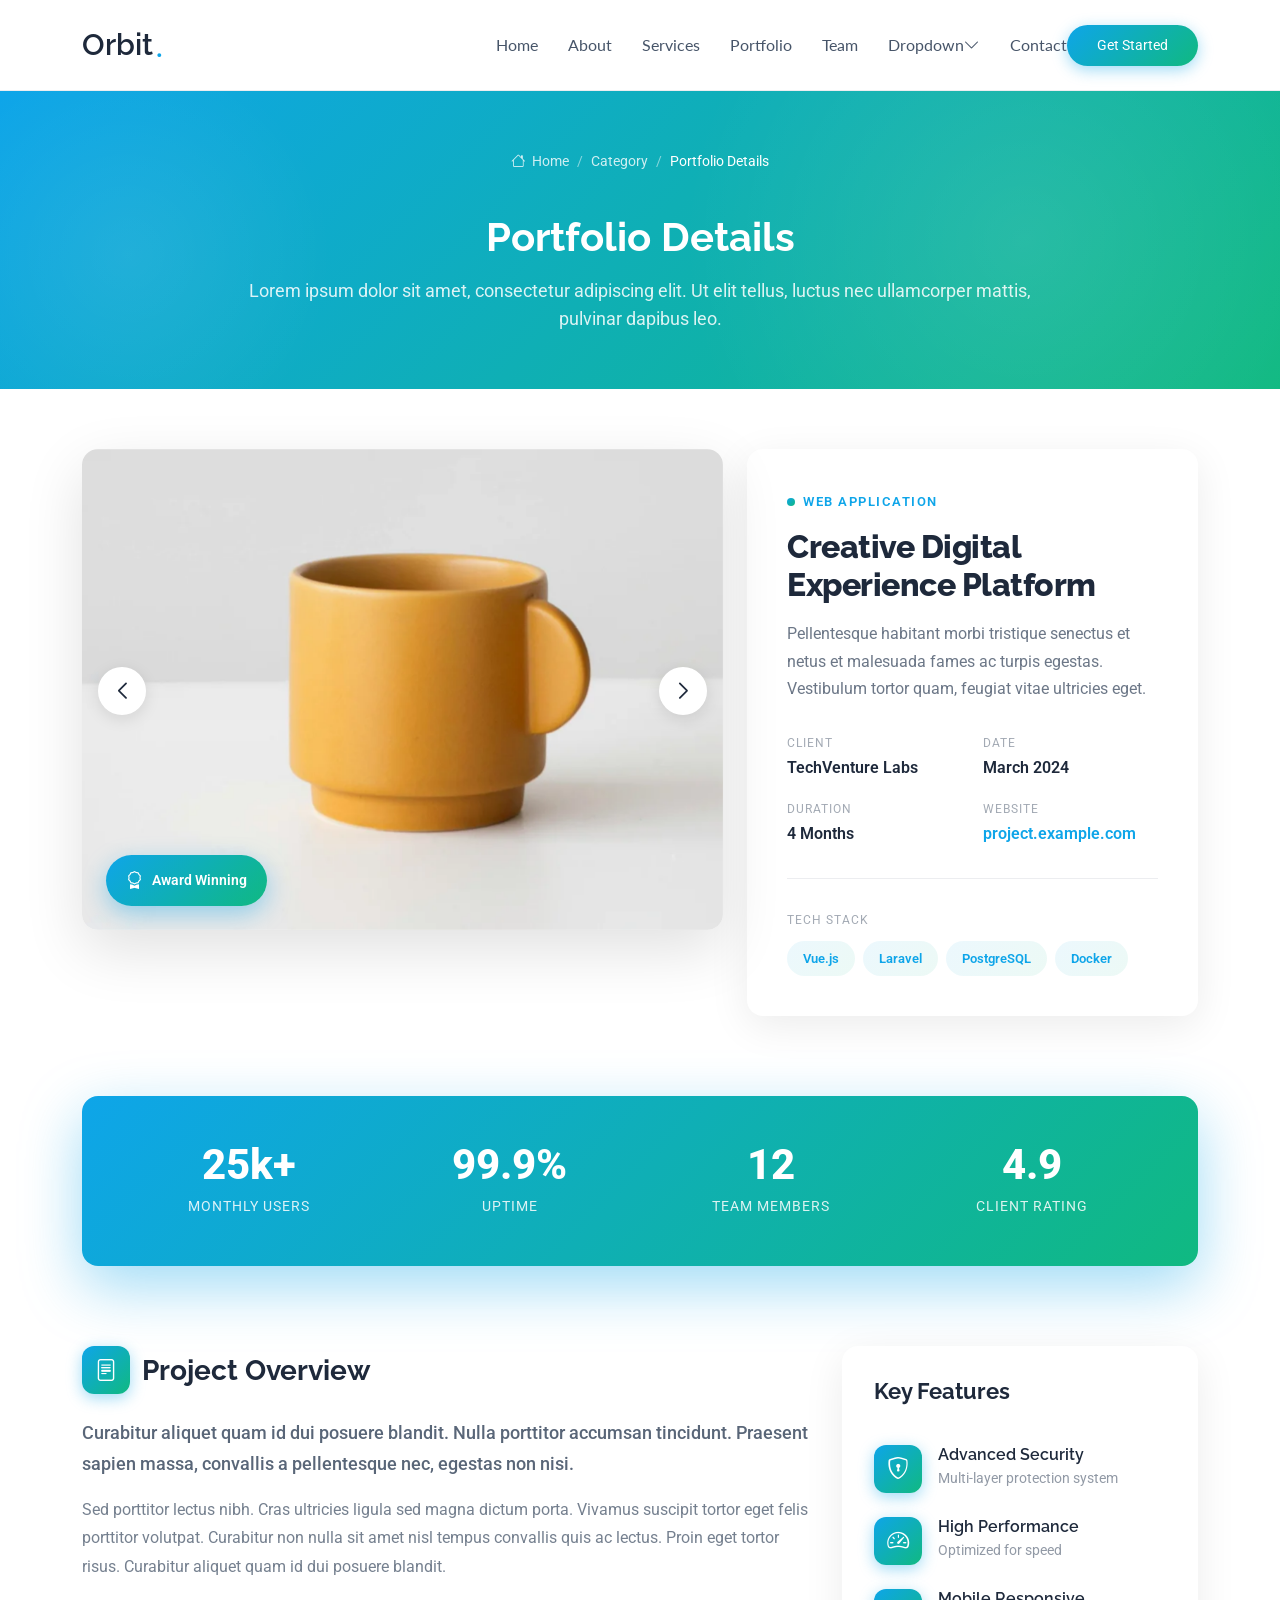
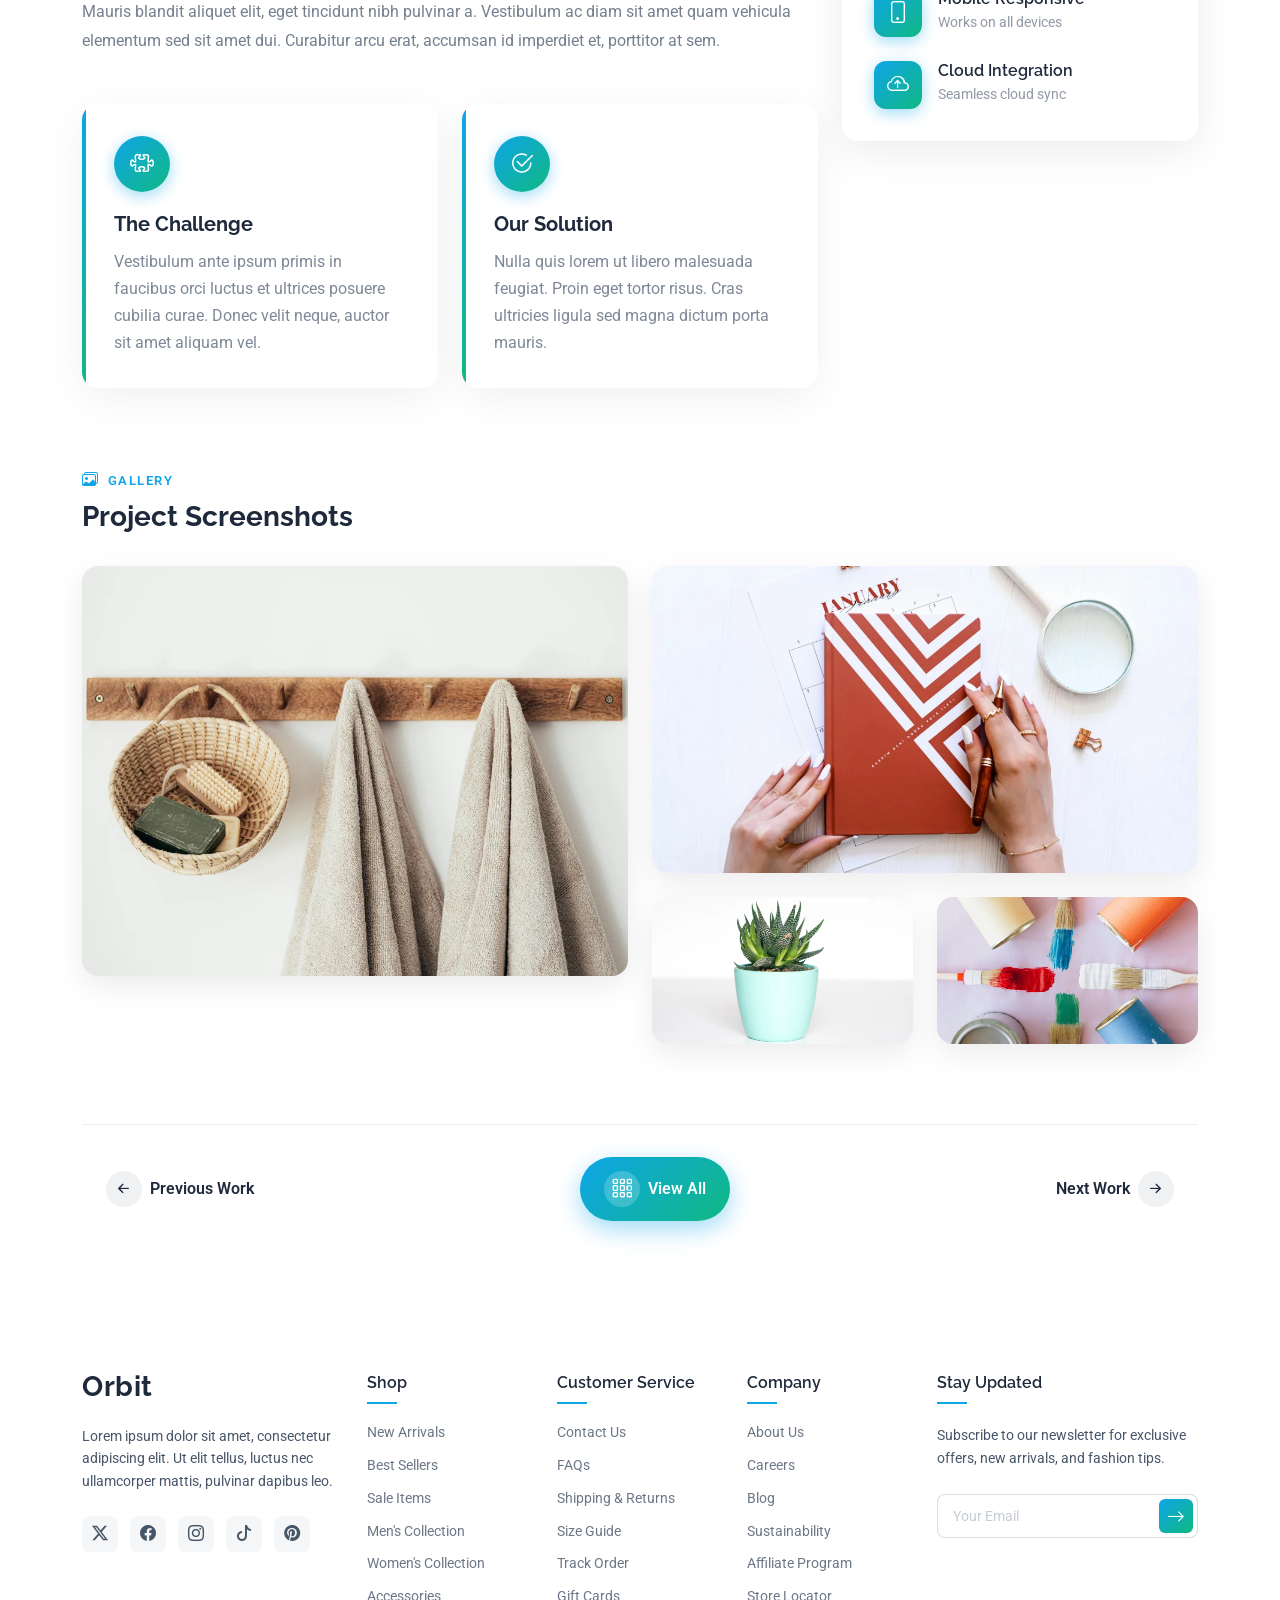
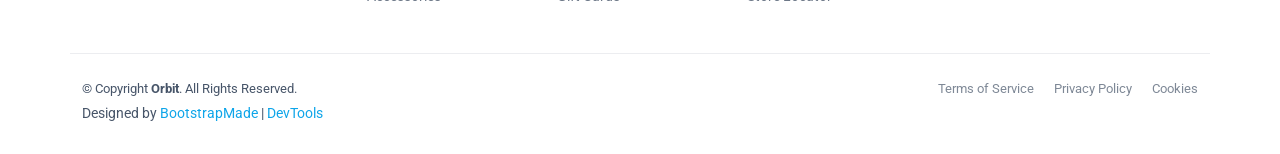
<file: portfolio-details.html>
<!DOCTYPE html>
<html lang="en">

<head>
  <meta charset="utf-8">
  <meta content="width=device-width, initial-scale=1.0" name="viewport">
  <title>Portfolio Details - Orbit Bootstrap Template</title>
  <meta name="description" content="">
  <meta name="keywords" content="">

  <!-- Favicons -->
  <link href="assets/img/favicon.png" rel="icon">
  <link href="assets/img/apple-touch-icon.png" rel="apple-touch-icon">

  <!-- Fonts -->
  <link href="https://fonts.googleapis.com" rel="preconnect">
  <link href="https://fonts.gstatic.com" rel="preconnect" crossorigin>
  <link href="https://fonts.googleapis.com/css2?family=Roboto:ital,wght@0,100;0,300;0,400;0,500;0,700;0,900;1,100;1,300;1,400;1,500;1,700;1,900&family=Lato:ital,wght@0,100;0,300;0,400;0,700;0,900;1,100;1,300;1,400;1,700;1,900&family=Raleway:ital,wght@0,100;0,200;0,300;0,400;0,500;0,600;0,700;0,800;0,900;1,100;1,200;1,300;1,400;1,500;1,600;1,700;1,800;1,900&display=swap" rel="stylesheet">

  <!-- Vendor CSS Files -->
  <link href="assets/vendor/bootstrap/css/bootstrap.min.css" rel="stylesheet">
  <link href="assets/vendor/bootstrap-icons/bootstrap-icons.css" rel="stylesheet">
  <link href="assets/vendor/aos/aos.css" rel="stylesheet">
  <link href="assets/vendor/glightbox/css/glightbox.min.css" rel="stylesheet">
  <link href="assets/vendor/swiper/swiper-bundle.min.css" rel="stylesheet">

  <!-- Main CSS File -->
  <link href="assets/css/main.css" rel="stylesheet">

  <!-- =======================================================
  * Template Name: Orbit
  * Template URL: https://bootstrapmade.com/orbit-bootstrap-template/
  * Updated: Jan 13 2026 with Bootstrap v5.3.8
  * Author: BootstrapMade.com
  * License: https://bootstrapmade.com/license/
  ======================================================== -->
</head>

<body class="portfolio-details-page">

  <header id="header" class="header d-flex align-items-center sticky-top">
    <div class="container position-relative d-flex align-items-center justify-content-between">

      <a href="index.html" class="logo d-flex align-items-center me-auto me-xl-0">
        <!-- Uncomment the line below if you also wish to use an image logo -->
        <!-- <img src="assets/img/logo.webp" alt=""> -->
        <h1 class="sitename">Orbit</h1><span>.</span>
      </a>

      <nav id="navmenu" class="navmenu">
        <ul>
          <li><a href="#hero">Home</a></li>
          <li><a href="#about">About</a></li>
          <li><a href="#services">Services</a></li>
          <li><a href="#portfolio">Portfolio</a></li>
          <li><a href="#team">Team</a></li>
          <li class="dropdown"><a href="#"><span>Dropdown</span> <i class="bi bi-chevron-down toggle-dropdown"></i></a>
            <ul>
              <li><a href="#">Dropdown 1</a></li>
              <li class="dropdown"><a href="#"><span>Deep Dropdown</span> <i class="bi bi-chevron-down toggle-dropdown"></i></a>
                <ul>
                  <li><a href="#">Deep Dropdown 1</a></li>
                  <li><a href="#">Deep Dropdown 2</a></li>
                  <li><a href="#">Deep Dropdown 3</a></li>
                  <li><a href="#">Deep Dropdown 4</a></li>
                  <li><a href="#">Deep Dropdown 5</a></li>
                </ul>
              </li>
              <li><a href="#">Dropdown 2</a></li>
              <li><a href="#">Dropdown 3</a></li>
              <li><a href="#">Dropdown 4</a></li>
            </ul>
          </li>
          <li><a href="#contact">Contact</a></li>
        </ul>
        <i class="mobile-nav-toggle d-xl-none bi bi-list"></i>
      </nav>

      <a class="btn-getstarted" href="index.html#about">Get Started</a>

    </div>
  </header>

  <main class="main">

    <!-- Page Title -->
    <div class="page-title">
      <div class="breadcrumbs">
        <nav aria-label="breadcrumb">
          <ol class="breadcrumb">
            <li class="breadcrumb-item"><a href="#"><i class="bi bi-house"></i> Home</a></li>
            <li class="breadcrumb-item"><a href="#">Category</a></li>
            <li class="breadcrumb-item active current">Portfolio Details</li>
          </ol>
        </nav>
      </div>

      <div class="title-wrapper">
        <h1>Portfolio Details</h1>
        <p>Lorem ipsum dolor sit amet, consectetur adipiscing elit. Ut elit tellus, luctus nec ullamcorper mattis, pulvinar dapibus leo.</p>
      </div>
    </div><!-- End Page Title -->

    <!-- Portfolio Details Section -->
    <section id="portfolio-details" class="portfolio-details section">

      <div class="container" data-aos="fade-up" data-aos-delay="100">

        <div class="row gy-5">
          <div class="col-lg-7" data-aos="fade-right" data-aos-delay="100">
            <div class="hero-image-wrapper">
              <div class="portfolio-slider swiper init-swiper">
                <script type="application/json" class="swiper-config">
                  {
                    "loop": true,
                    "speed": 700,
                    "autoplay": {
                      "delay": 4500
                    },
                    "effect": "slide",
                    "slidesPerView": 1,
                    "navigation": {
                      "nextEl": ".swiper-button-next",
                      "prevEl": ".swiper-button-prev"
                    }
                  }
                </script>
                <div class="swiper-wrapper">
                  <div class="swiper-slide">
                    <img src="assets/img/portfolio/portfolio-5.webp" alt="Project Showcase" class="img-fluid">
                  </div>
                  <div class="swiper-slide">
                    <img src="assets/img/portfolio/portfolio-7.webp" alt="Project Showcase" class="img-fluid">
                  </div>
                  <div class="swiper-slide">
                    <img src="assets/img/portfolio/portfolio-8.webp" alt="Project Showcase" class="img-fluid">
                  </div>
                </div>
                <div class="swiper-button-prev"></div>
                <div class="swiper-button-next"></div>
              </div>
              <div class="floating-badge">
                <i class="bi bi-award"></i>
                <span>Award Winning</span>
              </div>
            </div>
          </div><!-- End Image Column -->

          <div class="col-lg-5" data-aos="fade-left" data-aos-delay="200">
            <div class="project-info-card">
              <div class="project-category">
                <span class="dot"></span>
                <span>Web Application</span>
              </div>
              <h1 class="project-title">Creative Digital Experience Platform</h1>
              <p class="project-excerpt">Pellentesque habitant morbi tristique senectus et netus et malesuada fames ac turpis egestas. Vestibulum tortor quam, feugiat vitae ultricies eget.</p>

              <div class="meta-grid">
                <div class="meta-item">
                  <span class="meta-label">Client</span>
                  <span class="meta-value">TechVenture Labs</span>
                </div>
                <div class="meta-item">
                  <span class="meta-label">Date</span>
                  <span class="meta-value">March 2024</span>
                </div>
                <div class="meta-item">
                  <span class="meta-label">Duration</span>
                  <span class="meta-value">4 Months</span>
                </div>
                <div class="meta-item">
                  <span class="meta-label">Website</span>
                  <a href="#" class="meta-value meta-link">project.example.com</a>
                </div>
              </div>

              <div class="tech-stack">
                <span class="tech-label">Tech Stack</span>
                <div class="tech-icons">
                  <span class="tech-badge">Vue.js</span>
                  <span class="tech-badge">Laravel</span>
                  <span class="tech-badge">PostgreSQL</span>
                  <span class="tech-badge">Docker</span>
                </div>
              </div>
            </div>
          </div><!-- End Info Column -->
        </div>

        <div class="stats-ribbon" data-aos="fade-up" data-aos-delay="300">
          <div class="stat-box">
            <span class="stat-number">25k+</span>
            <span class="stat-text">Monthly Users</span>
          </div>
          <div class="stat-box">
            <span class="stat-number">99.9%</span>
            <span class="stat-text">Uptime</span>
          </div>
          <div class="stat-box">
            <span class="stat-number">12</span>
            <span class="stat-text">Team Members</span>
          </div>
          <div class="stat-box">
            <span class="stat-number">4.9</span>
            <span class="stat-text">Client Rating</span>
          </div>
        </div>

        <div class="content-sections">
          <div class="row gy-5">
            <div class="col-lg-8" data-aos="fade-up" data-aos-delay="100">
              <div class="content-block">
                <div class="block-header">
                  <span class="block-icon"><i class="bi bi-file-text"></i></span>
                  <h3>Project Overview</h3>
                </div>
                <p class="lead-text">Curabitur aliquet quam id dui posuere blandit. Nulla porttitor accumsan tincidunt. Praesent sapien massa, convallis a pellentesque nec, egestas non nisi.</p>
                <p>Sed porttitor lectus nibh. Cras ultricies ligula sed magna dictum porta. Vivamus suscipit tortor eget felis porttitor volutpat. Curabitur non nulla sit amet nisl tempus convallis quis ac lectus. Proin eget tortor risus. Curabitur aliquet quam id dui posuere blandit.</p>
                <p>Mauris blandit aliquet elit, eget tincidunt nibh pulvinar a. Vestibulum ac diam sit amet quam vehicula elementum sed sit amet dui. Curabitur arcu erat, accumsan id imperdiet et, porttitor at sem.</p>
              </div>

              <div class="challenge-solution" data-aos="fade-up" data-aos-delay="200">
                <div class="row g-4">
                  <div class="col-md-6">
                    <div class="cs-card challenge">
                      <div class="cs-icon">
                        <i class="bi bi-puzzle"></i>
                      </div>
                      <h4>The Challenge</h4>
                      <p>Vestibulum ante ipsum primis in faucibus orci luctus et ultrices posuere cubilia curae. Donec velit neque, auctor sit amet aliquam vel.</p>
                    </div>
                  </div>
                  <div class="col-md-6">
                    <div class="cs-card solution">
                      <div class="cs-icon">
                        <i class="bi bi-check2-circle"></i>
                      </div>
                      <h4>Our Solution</h4>
                      <p>Nulla quis lorem ut libero malesuada feugiat. Proin eget tortor risus. Cras ultricies ligula sed magna dictum porta mauris.</p>
                    </div>
                  </div>
                </div>
              </div>
            </div><!-- End Main Content Column -->

            <div class="col-lg-4" data-aos="fade-up" data-aos-delay="200">
              <div class="features-sidebar">
                <h3 class="sidebar-title">Key Features</h3>
                <div class="feature-list">
                  <div class="feature-item">
                    <div class="feature-icon">
                      <i class="bi bi-shield-lock"></i>
                    </div>
                    <div class="feature-content">
                      <h5>Advanced Security</h5>
                      <p>Multi-layer protection system</p>
                    </div>
                  </div>
                  <div class="feature-item">
                    <div class="feature-icon">
                      <i class="bi bi-speedometer2"></i>
                    </div>
                    <div class="feature-content">
                      <h5>High Performance</h5>
                      <p>Optimized for speed</p>
                    </div>
                  </div>
                  <div class="feature-item">
                    <div class="feature-icon">
                      <i class="bi bi-phone"></i>
                    </div>
                    <div class="feature-content">
                      <h5>Mobile Responsive</h5>
                      <p>Works on all devices</p>
                    </div>
                  </div>
                  <div class="feature-item">
                    <div class="feature-icon">
                      <i class="bi bi-cloud-arrow-up"></i>
                    </div>
                    <div class="feature-content">
                      <h5>Cloud Integration</h5>
                      <p>Seamless cloud sync</p>
                    </div>
                  </div>
                </div>
              </div>
            </div><!-- End Sidebar Column -->
          </div>
        </div>

        <div class="gallery-section" data-aos="fade-up" data-aos-delay="100">
          <div class="gallery-header">
            <span class="section-label"><i class="bi bi-images"></i> Gallery</span>
            <h3>Project Screenshots</h3>
          </div>
          <div class="row g-4">
            <div class="col-md-6">
              <div class="gallery-card large">
                <a href="assets/img/portfolio/portfolio-11.webp" class="glightbox">
                  <img src="assets/img/portfolio/portfolio-11.webp" alt="Project Screenshot" class="img-fluid" loading="lazy">
                  <div class="gallery-overlay">
                    <i class="bi bi-zoom-in"></i>
                  </div>
                </a>
              </div>
            </div>
            <div class="col-md-6">
              <div class="row g-4">
                <div class="col-12">
                  <div class="gallery-card">
                    <a href="assets/img/portfolio/portfolio-12.webp" class="glightbox">
                      <img src="assets/img/portfolio/portfolio-12.webp" alt="Project Screenshot" class="img-fluid" loading="lazy">
                      <div class="gallery-overlay">
                        <i class="bi bi-zoom-in"></i>
                      </div>
                    </a>
                  </div>
                </div>
                <div class="col-6">
                  <div class="gallery-card">
                    <a href="assets/img/portfolio/portfolio-2.webp" class="glightbox">
                      <img src="assets/img/portfolio/portfolio-2.webp" alt="Project Screenshot" class="img-fluid" loading="lazy">
                      <div class="gallery-overlay">
                        <i class="bi bi-zoom-in"></i>
                      </div>
                    </a>
                  </div>
                </div>
                <div class="col-6">
                  <div class="gallery-card">
                    <a href="assets/img/portfolio/portfolio-3.webp" class="glightbox">
                      <img src="assets/img/portfolio/portfolio-3.webp" alt="Project Screenshot" class="img-fluid" loading="lazy">
                      <div class="gallery-overlay">
                        <i class="bi bi-zoom-in"></i>
                      </div>
                    </a>
                  </div>
                </div>
              </div>
            </div>
          </div>
        </div>

        <div class="navigation-bar" data-aos="fade-up" data-aos-delay="100">
          <a href="#" class="nav-link prev">
            <span class="nav-icon"><i class="bi bi-arrow-left-short"></i></span>
            <span class="nav-text">Previous Work</span>
          </a>
          <a href="#" class="nav-link center">
            <span class="nav-icon"><i class="bi bi-grid-3x3-gap"></i></span>
            <span class="nav-text">View All</span>
          </a>
          <a href="#" class="nav-link next">
            <span class="nav-text">Next Work</span>
            <span class="nav-icon"><i class="bi bi-arrow-right-short"></i></span>
          </a>
        </div>

      </div>

    </section><!-- /Portfolio Details Section -->

  </main>

  <footer id="footer" class="footer light-background">

    <div class="container footer-top">
      <div class="row gy-4">
        <div class="col-lg-3 col-md-6 footer-info">
          <a href="index.html" class="logo d-flex align-items-center mb-4">
            <span class="sitename">Orbit</span>
          </a>
          <p>Lorem ipsum dolor sit amet, consectetur adipiscing elit. Ut elit tellus, luctus nec ullamcorper mattis, pulvinar dapibus leo.</p>

          <div class="social-links d-flex mt-4">
            <a href="#" aria-label="Twitter"><i class="bi bi-twitter-x"></i></a>
            <a href="#" aria-label="Facebook"><i class="bi bi-facebook"></i></a>
            <a href="#" aria-label="Instagram"><i class="bi bi-instagram"></i></a>
            <a href="#" aria-label="TikTok"><i class="bi bi-tiktok"></i></a>
            <a href="#" aria-label="Pinterest"><i class="bi bi-pinterest"></i></a>
          </div>
        </div>

        <div class="col-lg-2 col-md-6 footer-links">
          <h4>Shop</h4>
          <ul>
            <li><a href="category.html">New Arrivals</a></li>
            <li><a href="category.html">Best Sellers</a></li>
            <li><a href="category.html">Sale Items</a></li>
            <li><a href="category.html">Men's Collection</a></li>
            <li><a href="category.html">Women's Collection</a></li>
            <li><a href="category.html">Accessories</a></li>
          </ul>
        </div>

        <div class="col-lg-2 col-md-6 footer-links">
          <h4>Customer Service</h4>
          <ul>
            <li><a href="contact.html">Contact Us</a></li>
            <li><a href="faq.html">FAQs</a></li>
            <li><a href="shiping-info.html">Shipping &amp; Returns</a></li>
            <li><a href="#">Size Guide</a></li>
            <li><a href="account.html">Track Order</a></li>
            <li><a href="#">Gift Cards</a></li>
          </ul>
        </div>

        <div class="col-lg-2 col-md-6 footer-links">
          <h4>Company</h4>
          <ul>
            <li><a href="about.html">About Us</a></li>
            <li><a href="about.html">Careers</a></li>
            <li><a href="blog.html">Blog</a></li>
            <li><a href="about.html">Sustainability</a></li>
            <li><a href="about.html">Affiliate Program</a></li>
            <li><a href="about.html">Store Locator</a></li>
          </ul>
        </div>

        <div class="col-lg-3 col-md-6">
          <div class="footer-newsletter">
            <h4>Stay Updated</h4>
            <p>Subscribe to our newsletter for exclusive offers, new arrivals, and fashion tips.</p>
            <form action="forms/newsletter.php" method="post" class="php-email-form">
              <div class="position-relative">
                <input type="email" name="email" placeholder="Your Email" required="">
                <button type="submit" class="btn-subscribe"><i class="bi bi-arrow-right"></i></button>
              </div>
              <div class="loading">Loading</div>
              <div class="error-message"></div>
              <div class="sent-message">Your subscription request has been sent. Thank you!</div>
            </form>
          </div>
        </div>
      </div>
    </div>

    <div class="container footer-bottom">
      <div class="row gy-3">
        <div class="col-md-6 order-2 order-md-1">
          <div class="copyright">
            <p>© <span>Copyright</span> <strong class="sitename">Orbit</strong>. All Rights Reserved.</p>
          </div>
          <div class="credits">
            <!-- All the links in the footer should remain intact. -->
            <!-- You can delete the links only if you've purchased the pro version. -->
            <!-- Licensing information: https://bootstrapmade.com/license/ -->
            <!-- Purchase the pro version with working PHP/AJAX contact form: [buy-url] -->
            Designed by <a href="https://bootstrapmade.com/">BootstrapMade</a> | <a href="https://bootstrapmade.com/tools/">DevTools</a>
          </div>
        </div>
        <div class="col-md-6 order-1 order-md-2">
          <div class="legal-links">
            <a href="tos.html">Terms of Service</a>
            <a href="privacy.html">Privacy Policy</a>
            <a href="privacy.html">Cookies</a>
          </div>
        </div>
      </div>
    </div>

  </footer>

  <!-- Scroll Top -->
  <a href="#" id="scroll-top" class="scroll-top d-flex align-items-center justify-content-center"><i class="bi bi-arrow-up-short"></i></a>

  <!-- Preloader -->
  <div id="preloader"></div>

  <!-- Vendor JS Files -->
  <script src="assets/vendor/bootstrap/js/bootstrap.bundle.min.js"></script>
  <script src="assets/vendor/php-email-form/validate.js"></script>
  <script src="assets/vendor/aos/aos.js"></script>
  <script src="assets/vendor/glightbox/js/glightbox.min.js"></script>
  <script src="assets/vendor/imagesloaded/imagesloaded.pkgd.min.js"></script>
  <script src="assets/vendor/isotope-layout/isotope.pkgd.min.js"></script>
  <script src="assets/vendor/purecounter/purecounter_vanilla.js"></script>
  <script src="assets/vendor/swiper/swiper-bundle.min.js"></script>

  <!-- Main JS File -->
  <script src="assets/js/main.js"></script>

</body>

</html>
</file>
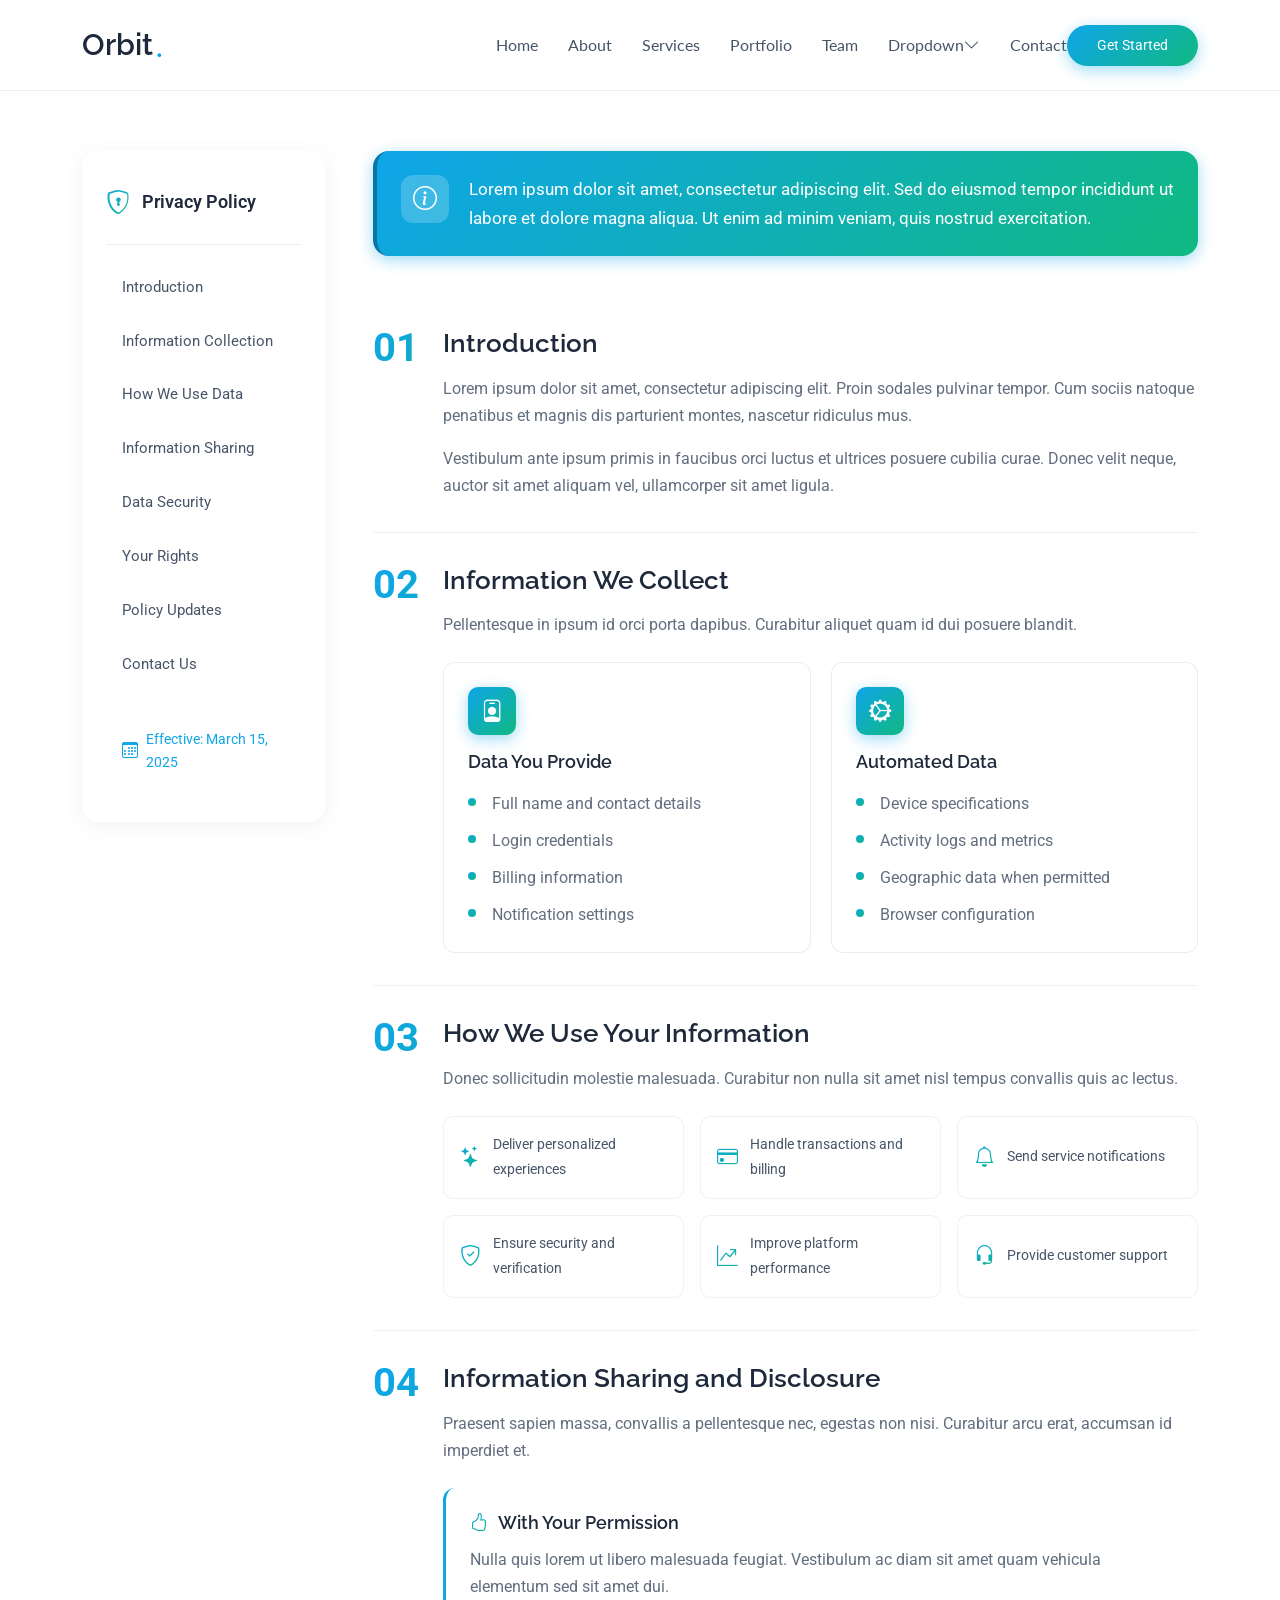
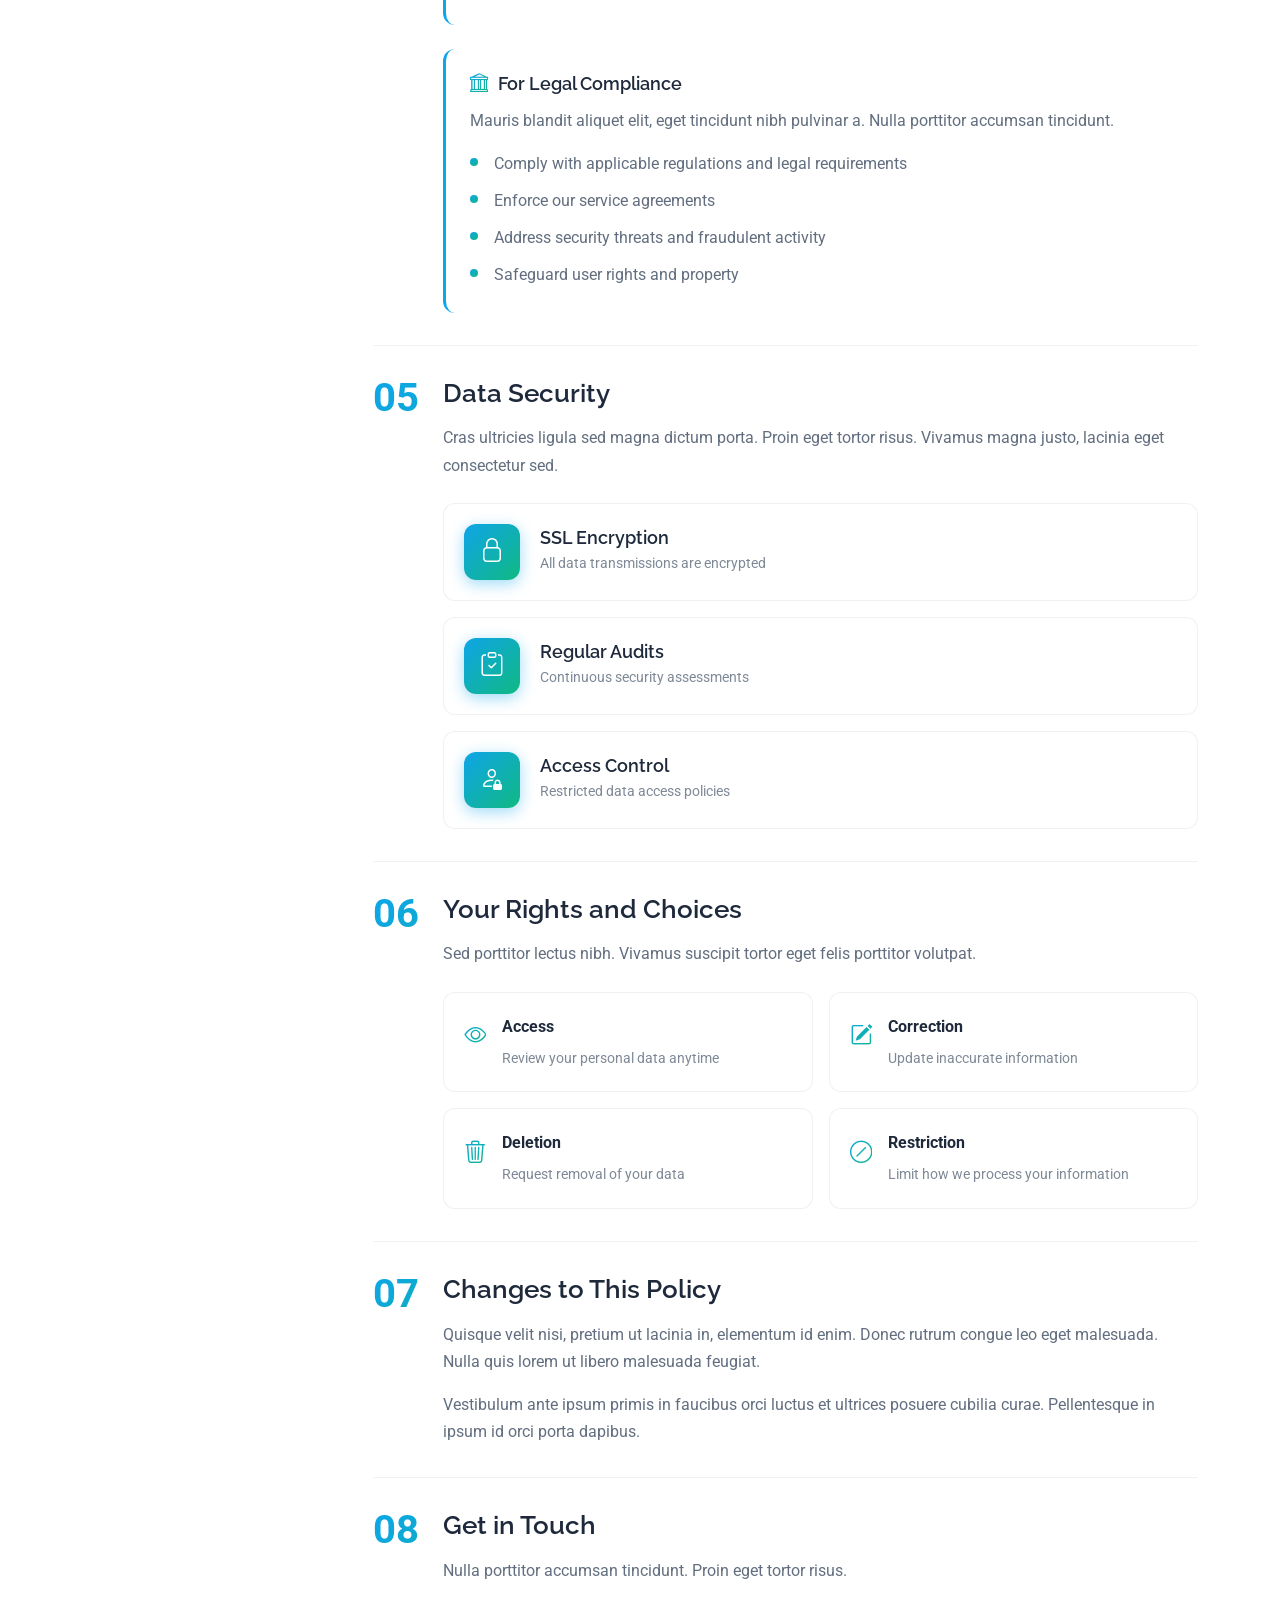
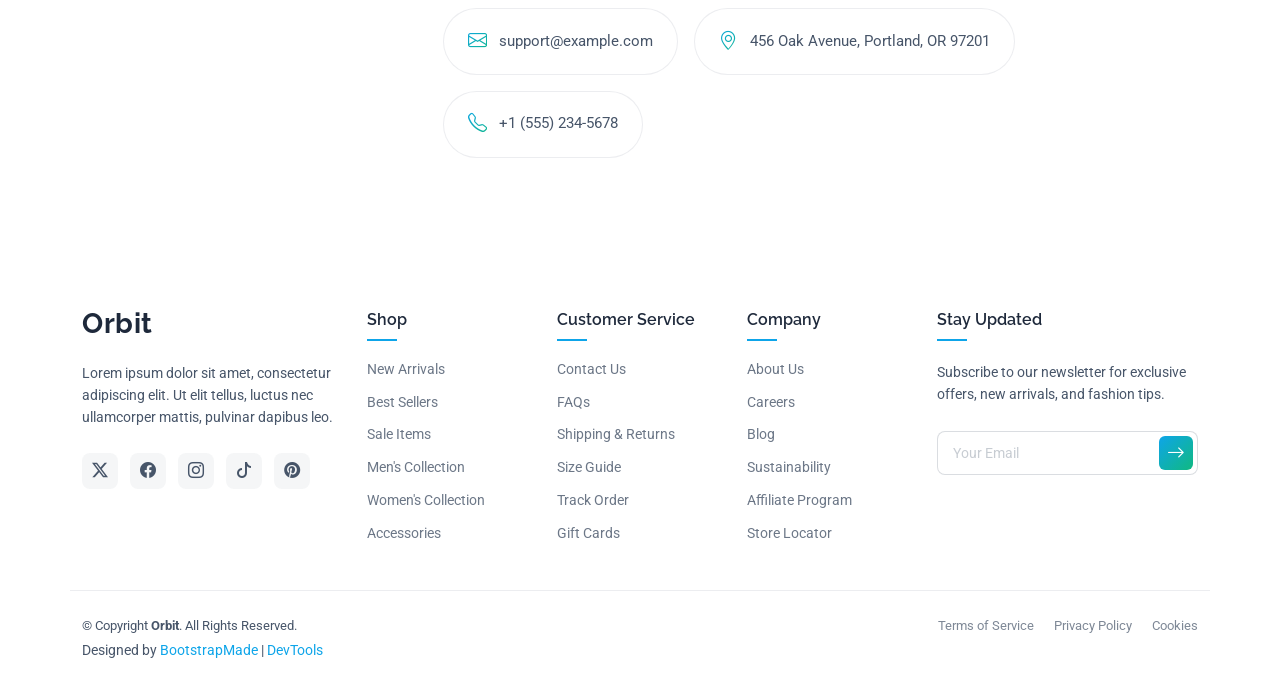
<file: privacy.html>
<!DOCTYPE html>
<html lang="en">

<head>
  <meta charset="utf-8">
  <meta content="width=device-width, initial-scale=1.0" name="viewport">
  <title>Privacy - Orbit Bootstrap Template</title>
  <meta name="description" content="">
  <meta name="keywords" content="">

  <!-- Favicons -->
  <link href="assets/img/favicon.png" rel="icon">
  <link href="assets/img/apple-touch-icon.png" rel="apple-touch-icon">

  <!-- Fonts -->
  <link href="https://fonts.googleapis.com" rel="preconnect">
  <link href="https://fonts.gstatic.com" rel="preconnect" crossorigin>
  <link href="https://fonts.googleapis.com/css2?family=Roboto:ital,wght@0,100;0,300;0,400;0,500;0,700;0,900;1,100;1,300;1,400;1,500;1,700;1,900&family=Lato:ital,wght@0,100;0,300;0,400;0,700;0,900;1,100;1,300;1,400;1,700;1,900&family=Raleway:ital,wght@0,100;0,200;0,300;0,400;0,500;0,600;0,700;0,800;0,900;1,100;1,200;1,300;1,400;1,500;1,600;1,700;1,800;1,900&display=swap" rel="stylesheet">

  <!-- Vendor CSS Files -->
  <link href="assets/vendor/bootstrap/css/bootstrap.min.css" rel="stylesheet">
  <link href="assets/vendor/bootstrap-icons/bootstrap-icons.css" rel="stylesheet">
  <link href="assets/vendor/aos/aos.css" rel="stylesheet">
  <link href="assets/vendor/glightbox/css/glightbox.min.css" rel="stylesheet">
  <link href="assets/vendor/swiper/swiper-bundle.min.css" rel="stylesheet">

  <!-- Main CSS File -->
  <link href="assets/css/main.css" rel="stylesheet">

  <!-- =======================================================
  * Template Name: Orbit
  * Template URL: https://bootstrapmade.com/orbit-bootstrap-template/
  * Updated: Jan 13 2026 with Bootstrap v5.3.8
  * Author: BootstrapMade.com
  * License: https://bootstrapmade.com/license/
  ======================================================== -->
</head>

<body class="privacy-page">

  <header id="header" class="header d-flex align-items-center sticky-top">
    <div class="container position-relative d-flex align-items-center justify-content-between">

      <a href="index.html" class="logo d-flex align-items-center me-auto me-xl-0">
        <!-- Uncomment the line below if you also wish to use an image logo -->
        <!-- <img src="assets/img/logo.webp" alt=""> -->
        <h1 class="sitename">Orbit</h1><span>.</span>
      </a>

      <nav id="navmenu" class="navmenu">
        <ul>
          <li><a href="#hero">Home</a></li>
          <li><a href="#about">About</a></li>
          <li><a href="#services">Services</a></li>
          <li><a href="#portfolio">Portfolio</a></li>
          <li><a href="#team">Team</a></li>
          <li class="dropdown"><a href="#"><span>Dropdown</span> <i class="bi bi-chevron-down toggle-dropdown"></i></a>
            <ul>
              <li><a href="#">Dropdown 1</a></li>
              <li class="dropdown"><a href="#"><span>Deep Dropdown</span> <i class="bi bi-chevron-down toggle-dropdown"></i></a>
                <ul>
                  <li><a href="#">Deep Dropdown 1</a></li>
                  <li><a href="#">Deep Dropdown 2</a></li>
                  <li><a href="#">Deep Dropdown 3</a></li>
                  <li><a href="#">Deep Dropdown 4</a></li>
                  <li><a href="#">Deep Dropdown 5</a></li>
                </ul>
              </li>
              <li><a href="#">Dropdown 2</a></li>
              <li><a href="#">Dropdown 3</a></li>
              <li><a href="#">Dropdown 4</a></li>
            </ul>
          </li>
          <li><a href="#contact">Contact</a></li>
        </ul>
        <i class="mobile-nav-toggle d-xl-none bi bi-list"></i>
      </nav>

      <a class="btn-getstarted" href="index.html#about">Get Started</a>

    </div>
  </header>

  <main class="main">

    <!-- Privacy Section -->
    <section id="privacy" class="privacy section">

      <div class="container" data-aos="fade-up">

        <div class="row g-5">

          <!-- Sidebar Navigation -->
          <div class="col-lg-3" data-aos="fade-right" data-aos-delay="100">
            <div class="sidebar-nav">
              <div class="nav-header">
                <i class="bi bi-shield-lock"></i>
                <span>Privacy Policy</span>
              </div>
              <ul class="nav-links">
                <li><a href="#intro">Introduction</a></li>
                <li><a href="#collection">Information Collection</a></li>
                <li><a href="#usage">How We Use Data</a></li>
                <li><a href="#sharing">Information Sharing</a></li>
                <li><a href="#security">Data Security</a></li>
                <li><a href="#rights">Your Rights</a></li>
                <li><a href="#updates">Policy Updates</a></li>
                <li><a href="#contact">Contact Us</a></li>
              </ul>
              <div class="effective-date">
                <i class="bi bi-calendar3"></i>
                <span>Effective: March 15, 2025</span>
              </div>
            </div>
          </div><!-- End Sidebar Navigation -->

          <!-- Main Content -->
          <div class="col-lg-9" data-aos="fade-left" data-aos-delay="200">

            <div class="policy-intro-card" data-aos="zoom-in" data-aos-delay="250">
              <div class="intro-icon">
                <i class="bi bi-info-circle"></i>
              </div>
              <p>Lorem ipsum dolor sit amet, consectetur adipiscing elit. Sed do eiusmod tempor incididunt ut labore et dolore magna aliqua. Ut enim ad minim veniam, quis nostrud exercitation.</p>
            </div>

            <div class="policy-section" id="intro" data-aos="fade-up" data-aos-delay="100">
              <div class="section-number">01</div>
              <div class="section-content">
                <h2>Introduction</h2>
                <p>Lorem ipsum dolor sit amet, consectetur adipiscing elit. Proin sodales pulvinar tempor. Cum sociis natoque penatibus et magnis dis parturient montes, nascetur ridiculus mus.</p>
                <p>Vestibulum ante ipsum primis in faucibus orci luctus et ultrices posuere cubilia curae. Donec velit neque, auctor sit amet aliquam vel, ullamcorper sit amet ligula.</p>
              </div>
            </div><!-- End Policy Section -->

            <div class="policy-section" id="collection" data-aos="fade-up" data-aos-delay="150">
              <div class="section-number">02</div>
              <div class="section-content">
                <h2>Information We Collect</h2>
                <p>Pellentesque in ipsum id orci porta dapibus. Curabitur aliquet quam id dui posuere blandit.</p>

                <div class="info-cards">
                  <div class="info-card">
                    <div class="card-icon">
                      <i class="bi bi-person-badge"></i>
                    </div>
                    <h4>Data You Provide</h4>
                    <ul>
                      <li>Full name and contact details</li>
                      <li>Login credentials</li>
                      <li>Billing information</li>
                      <li>Notification settings</li>
                    </ul>
                  </div>
                  <div class="info-card">
                    <div class="card-icon">
                      <i class="bi bi-gear-wide-connected"></i>
                    </div>
                    <h4>Automated Data</h4>
                    <ul>
                      <li>Device specifications</li>
                      <li>Activity logs and metrics</li>
                      <li>Geographic data when permitted</li>
                      <li>Browser configuration</li>
                    </ul>
                  </div>
                </div>
              </div>
            </div><!-- End Policy Section -->

            <div class="policy-section" id="usage" data-aos="fade-up" data-aos-delay="200">
              <div class="section-number">03</div>
              <div class="section-content">
                <h2>How We Use Your Information</h2>
                <p>Donec sollicitudin molestie malesuada. Curabitur non nulla sit amet nisl tempus convallis quis ac lectus.</p>
                <div class="usage-grid">
                  <div class="usage-item">
                    <i class="bi bi-stars"></i>
                    <span>Deliver personalized experiences</span>
                  </div>
                  <div class="usage-item">
                    <i class="bi bi-credit-card"></i>
                    <span>Handle transactions and billing</span>
                  </div>
                  <div class="usage-item">
                    <i class="bi bi-bell"></i>
                    <span>Send service notifications</span>
                  </div>
                  <div class="usage-item">
                    <i class="bi bi-shield-check"></i>
                    <span>Ensure security and verification</span>
                  </div>
                  <div class="usage-item">
                    <i class="bi bi-graph-up-arrow"></i>
                    <span>Improve platform performance</span>
                  </div>
                  <div class="usage-item">
                    <i class="bi bi-headset"></i>
                    <span>Provide customer support</span>
                  </div>
                </div>
              </div>
            </div><!-- End Policy Section -->

            <div class="policy-section" id="sharing" data-aos="fade-up" data-aos-delay="250">
              <div class="section-number">04</div>
              <div class="section-content">
                <h2>Information Sharing and Disclosure</h2>
                <p>Praesent sapien massa, convallis a pellentesque nec, egestas non nisi. Curabitur arcu erat, accumsan id imperdiet et.</p>

                <div class="sharing-block">
                  <h4><i class="bi bi-hand-thumbs-up"></i> With Your Permission</h4>
                  <p>Nulla quis lorem ut libero malesuada feugiat. Vestibulum ac diam sit amet quam vehicula elementum sed sit amet dui.</p>
                </div>

                <div class="sharing-block">
                  <h4><i class="bi bi-bank"></i> For Legal Compliance</h4>
                  <p>Mauris blandit aliquet elit, eget tincidunt nibh pulvinar a. Nulla porttitor accumsan tincidunt.</p>
                  <ul>
                    <li>Comply with applicable regulations and legal requirements</li>
                    <li>Enforce our service agreements</li>
                    <li>Address security threats and fraudulent activity</li>
                    <li>Safeguard user rights and property</li>
                  </ul>
                </div>
              </div>
            </div><!-- End Policy Section -->

            <div class="policy-section" id="security" data-aos="fade-up" data-aos-delay="300">
              <div class="section-number">05</div>
              <div class="section-content">
                <h2>Data Security</h2>
                <p>Cras ultricies ligula sed magna dictum porta. Proin eget tortor risus. Vivamus magna justo, lacinia eget consectetur sed.</p>
                <div class="security-features">
                  <div class="security-item">
                    <div class="security-icon">
                      <i class="bi bi-lock"></i>
                    </div>
                    <div class="security-text">
                      <h5>SSL Encryption</h5>
                      <p>All data transmissions are encrypted</p>
                    </div>
                  </div>
                  <div class="security-item">
                    <div class="security-icon">
                      <i class="bi bi-clipboard-check"></i>
                    </div>
                    <div class="security-text">
                      <h5>Regular Audits</h5>
                      <p>Continuous security assessments</p>
                    </div>
                  </div>
                  <div class="security-item">
                    <div class="security-icon">
                      <i class="bi bi-person-lock"></i>
                    </div>
                    <div class="security-text">
                      <h5>Access Control</h5>
                      <p>Restricted data access policies</p>
                    </div>
                  </div>
                </div>
              </div>
            </div><!-- End Policy Section -->

            <div class="policy-section" id="rights" data-aos="fade-up" data-aos-delay="350">
              <div class="section-number">06</div>
              <div class="section-content">
                <h2>Your Rights and Choices</h2>
                <p>Sed porttitor lectus nibh. Vivamus suscipit tortor eget felis porttitor volutpat.</p>
                <div class="rights-list">
                  <div class="right-item">
                    <i class="bi bi-eye"></i>
                    <div>
                      <strong>Access</strong>
                      <span>Review your personal data anytime</span>
                    </div>
                  </div>
                  <div class="right-item">
                    <i class="bi bi-pencil-square"></i>
                    <div>
                      <strong>Correction</strong>
                      <span>Update inaccurate information</span>
                    </div>
                  </div>
                  <div class="right-item">
                    <i class="bi bi-trash3"></i>
                    <div>
                      <strong>Deletion</strong>
                      <span>Request removal of your data</span>
                    </div>
                  </div>
                  <div class="right-item">
                    <i class="bi bi-slash-circle"></i>
                    <div>
                      <strong>Restriction</strong>
                      <span>Limit how we process your information</span>
                    </div>
                  </div>
                </div>
              </div>
            </div><!-- End Policy Section -->

            <div class="policy-section" id="updates" data-aos="fade-up" data-aos-delay="400">
              <div class="section-number">07</div>
              <div class="section-content">
                <h2>Changes to This Policy</h2>
                <p>Quisque velit nisi, pretium ut lacinia in, elementum id enim. Donec rutrum congue leo eget malesuada. Nulla quis lorem ut libero malesuada feugiat.</p>
                <p>Vestibulum ante ipsum primis in faucibus orci luctus et ultrices posuere cubilia curae. Pellentesque in ipsum id orci porta dapibus.</p>
              </div>
            </div><!-- End Policy Section -->

            <div class="policy-section contact-section" id="contact" data-aos="fade-up" data-aos-delay="450">
              <div class="section-number">08</div>
              <div class="section-content">
                <h2>Get in Touch</h2>
                <p>Nulla porttitor accumsan tincidunt. Proin eget tortor risus.</p>
                <div class="contact-cards">
                  <div class="contact-card">
                    <i class="bi bi-envelope"></i>
                    <span>support@example.com</span>
                  </div>
                  <div class="contact-card">
                    <i class="bi bi-geo-alt"></i>
                    <span>456 Oak Avenue, Portland, OR 97201</span>
                  </div>
                  <div class="contact-card">
                    <i class="bi bi-telephone"></i>
                    <span>+1 (555) 234-5678</span>
                  </div>
                </div>
              </div>
            </div><!-- End Policy Section -->

          </div><!-- End Main Content -->

        </div>

      </div>

    </section><!-- /Privacy Section -->

  </main>

  <footer id="footer" class="footer light-background">

    <div class="container footer-top">
      <div class="row gy-4">
        <div class="col-lg-3 col-md-6 footer-info">
          <a href="index.html" class="logo d-flex align-items-center mb-4">
            <span class="sitename">Orbit</span>
          </a>
          <p>Lorem ipsum dolor sit amet, consectetur adipiscing elit. Ut elit tellus, luctus nec ullamcorper mattis, pulvinar dapibus leo.</p>

          <div class="social-links d-flex mt-4">
            <a href="#" aria-label="Twitter"><i class="bi bi-twitter-x"></i></a>
            <a href="#" aria-label="Facebook"><i class="bi bi-facebook"></i></a>
            <a href="#" aria-label="Instagram"><i class="bi bi-instagram"></i></a>
            <a href="#" aria-label="TikTok"><i class="bi bi-tiktok"></i></a>
            <a href="#" aria-label="Pinterest"><i class="bi bi-pinterest"></i></a>
          </div>
        </div>

        <div class="col-lg-2 col-md-6 footer-links">
          <h4>Shop</h4>
          <ul>
            <li><a href="category.html">New Arrivals</a></li>
            <li><a href="category.html">Best Sellers</a></li>
            <li><a href="category.html">Sale Items</a></li>
            <li><a href="category.html">Men's Collection</a></li>
            <li><a href="category.html">Women's Collection</a></li>
            <li><a href="category.html">Accessories</a></li>
          </ul>
        </div>

        <div class="col-lg-2 col-md-6 footer-links">
          <h4>Customer Service</h4>
          <ul>
            <li><a href="contact.html">Contact Us</a></li>
            <li><a href="faq.html">FAQs</a></li>
            <li><a href="shiping-info.html">Shipping &amp; Returns</a></li>
            <li><a href="#">Size Guide</a></li>
            <li><a href="account.html">Track Order</a></li>
            <li><a href="#">Gift Cards</a></li>
          </ul>
        </div>

        <div class="col-lg-2 col-md-6 footer-links">
          <h4>Company</h4>
          <ul>
            <li><a href="about.html">About Us</a></li>
            <li><a href="about.html">Careers</a></li>
            <li><a href="blog.html">Blog</a></li>
            <li><a href="about.html">Sustainability</a></li>
            <li><a href="about.html">Affiliate Program</a></li>
            <li><a href="about.html">Store Locator</a></li>
          </ul>
        </div>

        <div class="col-lg-3 col-md-6">
          <div class="footer-newsletter">
            <h4>Stay Updated</h4>
            <p>Subscribe to our newsletter for exclusive offers, new arrivals, and fashion tips.</p>
            <form action="forms/newsletter.php" method="post" class="php-email-form">
              <div class="position-relative">
                <input type="email" name="email" placeholder="Your Email" required="">
                <button type="submit" class="btn-subscribe"><i class="bi bi-arrow-right"></i></button>
              </div>
              <div class="loading">Loading</div>
              <div class="error-message"></div>
              <div class="sent-message">Your subscription request has been sent. Thank you!</div>
            </form>
          </div>
        </div>
      </div>
    </div>

    <div class="container footer-bottom">
      <div class="row gy-3">
        <div class="col-md-6 order-2 order-md-1">
          <div class="copyright">
            <p>© <span>Copyright</span> <strong class="sitename">Orbit</strong>. All Rights Reserved.</p>
          </div>
          <div class="credits">
            <!-- All the links in the footer should remain intact. -->
            <!-- You can delete the links only if you've purchased the pro version. -->
            <!-- Licensing information: https://bootstrapmade.com/license/ -->
            <!-- Purchase the pro version with working PHP/AJAX contact form: [buy-url] -->
            Designed by <a href="https://bootstrapmade.com/">BootstrapMade</a> | <a href="https://bootstrapmade.com/tools/">DevTools</a>
          </div>
        </div>
        <div class="col-md-6 order-1 order-md-2">
          <div class="legal-links">
            <a href="tos.html">Terms of Service</a>
            <a href="privacy.html">Privacy Policy</a>
            <a href="privacy.html">Cookies</a>
          </div>
        </div>
      </div>
    </div>

  </footer>

  <!-- Scroll Top -->
  <a href="#" id="scroll-top" class="scroll-top d-flex align-items-center justify-content-center"><i class="bi bi-arrow-up-short"></i></a>

  <!-- Preloader -->
  <div id="preloader"></div>

  <!-- Vendor JS Files -->
  <script src="assets/vendor/bootstrap/js/bootstrap.bundle.min.js"></script>
  <script src="assets/vendor/php-email-form/validate.js"></script>
  <script src="assets/vendor/aos/aos.js"></script>
  <script src="assets/vendor/glightbox/js/glightbox.min.js"></script>
  <script src="assets/vendor/imagesloaded/imagesloaded.pkgd.min.js"></script>
  <script src="assets/vendor/isotope-layout/isotope.pkgd.min.js"></script>
  <script src="assets/vendor/purecounter/purecounter_vanilla.js"></script>
  <script src="assets/vendor/swiper/swiper-bundle.min.js"></script>

  <!-- Main JS File -->
  <script src="assets/js/main.js"></script>

</body>

</html>
</file>
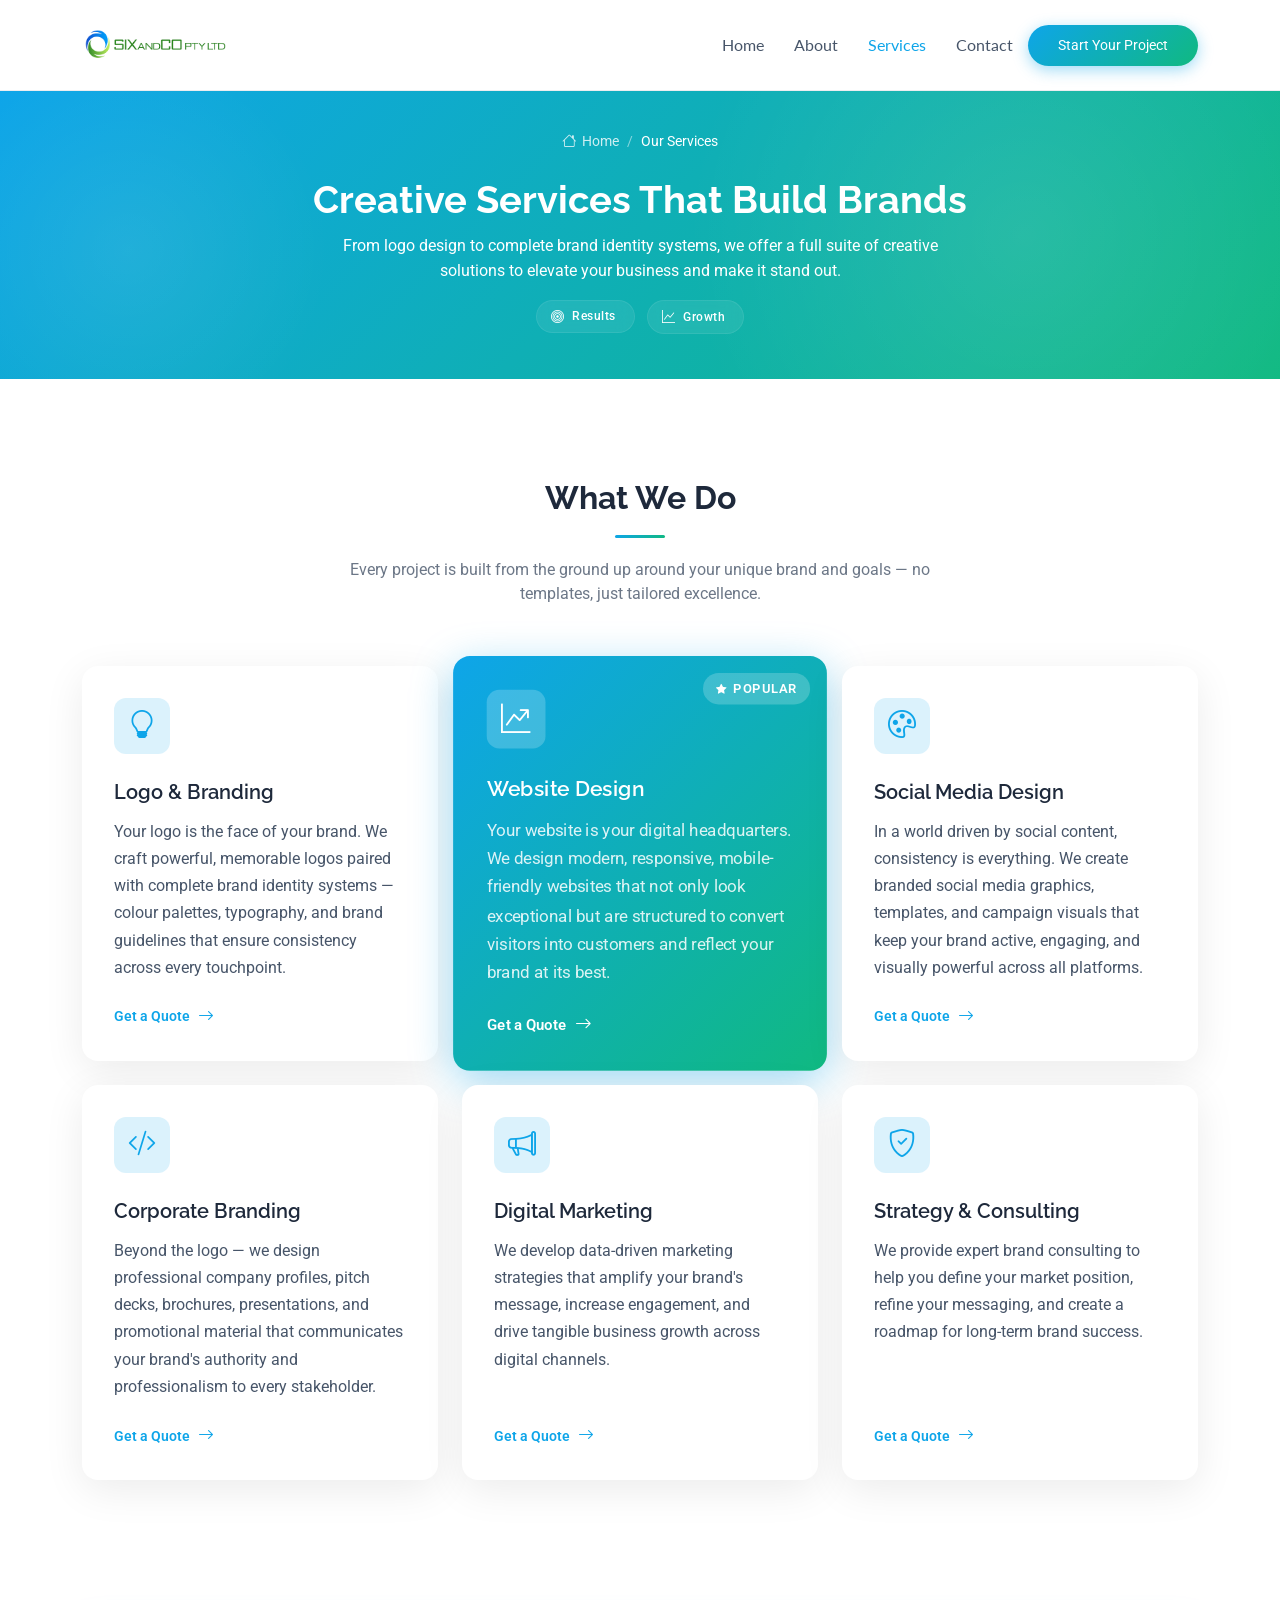
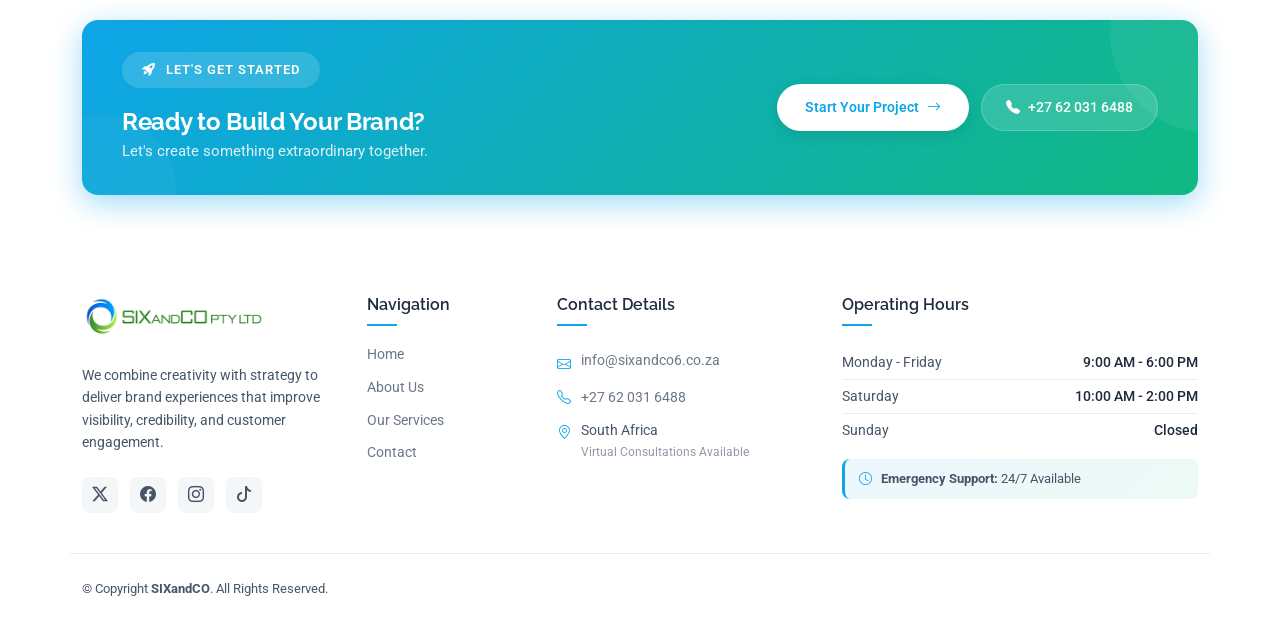
<file: services.html>
<!DOCTYPE html>
<html lang="en">

<head>
  <meta charset="utf-8">
  <meta content="width=device-width, initial-scale=1.0" name="viewport">
  <title>Services | SIXandCO - Brand & Digital Design Agency</title>
  <meta name="description" content="Explore our full suite of creative services including logo & branding, website design, social media design, corporate branding, digital marketing, and strategy consulting.">
  <meta name="keywords" content="branding services, logo design, website design South Africa, social media design, corporate branding, digital marketing agency">

  <!-- Favicons -->
  <link href="assets/img/favicon.png" rel="icon">
  <link href="assets/img/apple-touch-icon.png" rel="apple-touch-icon">

  <!-- Fonts -->
  <link href="https://fonts.googleapis.com" rel="preconnect">
  <link href="https://fonts.gstatic.com" rel="preconnect" crossorigin>
  <link href="https://fonts.googleapis.com/css2?family=Roboto:ital,wght@0,100;0,300;0,400;0,500;0,700;0,900;1,100;1,300;1,400;1,500;1,700;1,900&family=Lato:ital,wght@0,100;0,300;0,400;0,700;0,900;1,100;1,300;1,400;1,700;1,900&family=Raleway:ital,wght@0,100;0,200;0,300;0,400;0,500;0,600;0,700;0,800;0,900;1,100;1,200;1,300;1,400;1,500;1,600;1,700;1,800;1,900&display=swap" rel="stylesheet">

  <!-- Vendor CSS Files -->
  <link href="assets/vendor/bootstrap/css/bootstrap.min.css" rel="stylesheet">
  <link href="assets/vendor/bootstrap-icons/bootstrap-icons.css" rel="stylesheet">
  <link href="assets/vendor/aos/aos.css" rel="stylesheet">
  <link href="assets/vendor/glightbox/css/glightbox.min.css" rel="stylesheet">
  <link href="assets/vendor/swiper/swiper-bundle.min.css" rel="stylesheet">

  <!-- Main CSS File -->
  <link href="assets/css/main.css" rel="stylesheet">

</head>

<body class="service-details-page">

<header id="header" class="header d-flex align-items-center sticky-top">
  <div class="container position-relative d-flex align-items-center justify-content-between">

    <a href="index.html" class="logo d-flex align-items-center me-auto me-xl-0">
      <img src="assets/img/logo.png" alt="SIXandCO Logo">
    </a>

    <nav id="navmenu" class="navmenu">
      <ul>
        <!-- Mobile Logo -->
        <li class="mobile-logo d-xl-none">
          <img src="assets/img/logo.png" alt="SIXandCO Logo">
        </li>
        <!-- Navigation Links -->
        <li><a href="index.html"><i class="nav-icon bi bi-house"></i> Home <i class="nav-arrow bi bi-chevron-down"></i></a></li>
        <li><a href="about.html"><i class="nav-icon bi bi-info-circle"></i> About <i class="nav-arrow bi bi-chevron-down"></i></a></li>
        <li><a href="services.html" class="active"><i class="nav-icon bi bi-grid"></i> Services <i class="nav-arrow bi bi-chevron-down"></i></a></li>
        <li><a href="contact.html"><i class="nav-icon bi bi-envelope"></i> Contact <i class="nav-arrow bi bi-chevron-down"></i></a></li>
        <!-- Mobile CTA Button -->
        <li class="mobile-cta d-xl-none">
          <a href="index.html#about">Start Your Project <i class="bi bi-arrow-right"></i></a>
        </li>
      </ul>
      <i class="mobile-nav-toggle d-xl-none bi bi-list"></i>
    </nav>

    <a class="btn-getstarted" href="index.html#about">Start Your Project</a>

  </div>
</header>

  <main class="main">

  <!-- Page Title -->
<div class="page-title" style="padding: 40px 0 30px;">
  <div class="breadcrumbs" style="margin-bottom: 8px;">
    <nav aria-label="breadcrumb">
      <ol class="breadcrumb">
        <li class="breadcrumb-item"><a href="index.html"><i class="bi bi-house"></i> Home</a></li>
        <li class="breadcrumb-item active current">Our Services</li>
      </ol>
    </nav>
  </div>

  <div class="title-wrapper" style="max-width: 900px;">
    <h1 style="font-size: 2.4rem; font-weight: 700; color: var(--contrast-color); margin-bottom: 10px; line-height: 1.2;">
      Creative Services That Build Brands
    </h1>

    <p style="font-size: 1rem; color: var(--contrast-color); max-width: 600px; margin: 0 auto 16px; line-height: 1.6;">
      From logo design to complete brand identity systems, we offer a full suite of creative solutions to elevate your business and make it stand out.
    </p>

    <!-- Compact Pillar Badges -->
    <div style="display: flex; justify-content: center; gap: 12px; flex-wrap: wrap;">
      

      <!-- Pillar 1: Strategy -->
      <div style="display: flex; align-items: center; gap: 8px; padding: 6px 18px 6px 14px; background: rgba(255,255,255,0.08); border-radius: 50px; backdrop-filter: blur(8px); border: 1px solid rgba(255,255,255,0.08); transition: all 0.4s cubic-bezier(0.34, 1.56, 0.64, 1); cursor: default;" 
           onmouseenter="this.style.transform='translateY(-2px)'; this.style.background='rgba(255,255,255,0.16)'; this.style.borderColor='rgba(255,255,255,0.2)';" 
           onmouseleave="this.style.transform='translateY(0)'; this.style.background='rgba(255,255,255,0.08)'; this.style.borderColor='rgba(255,255,255,0.08)';">
        <i class="bi bi-bullseye" style="color: #fff; font-size: 13px;"></i>
        <span style="color: #fff; font-weight: 500; font-size: 12px; letter-spacing: 0.5px;">Results</span>
      </div>

      <!-- Pillar 2: Growth -->
      <div style="display: flex; align-items: center; gap: 8px; padding: 6px 18px 6px 14px; background: rgba(255,255,255,0.08); border-radius: 50px; backdrop-filter: blur(8px); border: 1px solid rgba(255,255,255,0.08); transition: all 0.4s cubic-bezier(0.34, 1.56, 0.64, 1); cursor: default;" 
           onmouseenter="this.style.transform='translateY(-2px)'; this.style.background='rgba(255,255,255,0.16)'; this.style.borderColor='rgba(255,255,255,0.2)';" 
           onmouseleave="this.style.transform='translateY(0)'; this.style.background='rgba(255,255,255,0.08)'; this.style.borderColor='rgba(255,255,255,0.08)';">
        <i class="bi bi-graph-up" style="color: #fff; font-size: 13px;"></i>
        <span style="color: #fff; font-weight: 500; font-size: 12px; letter-spacing: 0.5px;">Growth</span>
      </div>

    </div>
  </div>
</div>


 <!-- Services Section -->
<section id="services" class="services section">

  <!-- Section Title -->
  <div class="container section-title" data-aos="fade-up">
    <h2>What We Do</h2>
    <p>Every project is built from the ground up around your unique brand and goals — no templates, just tailored excellence.</p>
  </div><!-- End Section Title -->

  <div class="container" data-aos="fade-up" data-aos-delay="100">

    <div class="row g-4">

      <!-- Service Card 1 -->
      <div class="col-lg-4 col-md-6" data-aos="fade-up" data-aos-delay="100">
        <div class="service-card">
          <div class="icon-wrapper">
            <i class="bi bi-lightbulb"></i>
          </div>
          <h3>Logo & Branding</h3>
          <p>Your logo is the face of your brand. We craft powerful, memorable logos paired with complete brand identity systems — colour palettes, typography, and brand guidelines that ensure consistency across every touchpoint.</p>
          <a href="contact.html" class="service-link">
            <span>Get a Quote</span>
            <i class="bi bi-arrow-right"></i>
          </a>
        </div>
      </div><!-- End Service Card -->

      <!-- Service Card 2 - Featured -->
      <div class="col-lg-4 col-md-6" data-aos="fade-up" data-aos-delay="200">
        <div class="service-card featured">
          <div class="featured-badge">
            <i class="bi bi-star-fill"></i>
            <span>Popular</span>
          </div>
          <div class="icon-wrapper">
            <i class="bi bi-graph-up-arrow"></i>
          </div>
          <h3>Website Design</h3>
          <p>Your website is your digital headquarters. We design modern, responsive, mobile-friendly websites that not only look exceptional but are structured to convert visitors into customers and reflect your brand at its best.</p>
          <a href="contact.html" class="service-link">
            <span>Get a Quote</span>
            <i class="bi bi-arrow-right"></i>
          </a>
        </div>
      </div><!-- End Service Card -->

      <!-- Service Card 3 -->
      <div class="col-lg-4 col-md-6" data-aos="fade-up" data-aos-delay="300">
        <div class="service-card">
          <div class="icon-wrapper">
            <i class="bi bi-palette"></i>
          </div>
          <h3>Social Media Design</h3>
          <p>In a world driven by social content, consistency is everything. We create branded social media graphics, templates, and campaign visuals that keep your brand active, engaging, and visually powerful across all platforms.</p>
          <a href="contact.html" class="service-link">
            <span>Get a Quote</span>
            <i class="bi bi-arrow-right"></i>
          </a>
        </div>
      </div><!-- End Service Card -->

      <!-- Service Card 4 -->
      <div class="col-lg-4 col-md-6" data-aos="fade-up" data-aos-delay="100">
        <div class="service-card">
          <div class="icon-wrapper">
            <i class="bi bi-code-slash"></i>
          </div>
          <h3>Corporate Branding</h3>
          <p>Beyond the logo — we design professional company profiles, pitch decks, brochures, presentations, and promotional material that communicates your brand's authority and professionalism to every stakeholder.</p>
          <a href="contact.html" class="service-link">
            <span>Get a Quote</span>
            <i class="bi bi-arrow-right"></i>
          </a>
        </div>
      </div><!-- End Service Card -->

      <!-- Service Card 5 -->
      <div class="col-lg-4 col-md-6" data-aos="fade-up" data-aos-delay="200">
        <div class="service-card">
          <div class="icon-wrapper">
            <i class="bi bi-megaphone"></i>
          </div>
          <h3>Digital Marketing</h3>
          <p>We develop data-driven marketing strategies that amplify your brand's message, increase engagement, and drive tangible business growth across digital channels.</p>
          <a href="contact.html" class="service-link">
            <span>Get a Quote</span>
            <i class="bi bi-arrow-right"></i>
          </a>
        </div>
      </div><!-- End Service Card -->

      <!-- Service Card 6 -->
      <div class="col-lg-4 col-md-6" data-aos="fade-up" data-aos-delay="300">
        <div class="service-card">
          <div class="icon-wrapper">
            <i class="bi bi-shield-check"></i>
          </div>
          <h3>Strategy & Consulting</h3>
          <p>We provide expert brand consulting to help you define your market position, refine your messaging, and create a roadmap for long-term brand success.</p>
          <a href="contact.html" class="service-link">
            <span>Get a Quote</span>
            <i class="bi bi-arrow-right"></i>
          </a>
        </div>
      </div><!-- End Service Card -->

    </div>

  </div>

</section><!-- /Services Section -->
	
    <!-- Call to Action Section -->
    <section id="cta" class="cta-section section" style="padding: 40px 0;">
      <div class="container" data-aos="fade-up">
        <div class="row justify-content-center">
          <div class="col-12">
            <div class="cta-wrapper" style="background: var(--section-gradient); border-radius: 16px; padding: 32px 40px; display: flex; align-items: center; justify-content: space-between; flex-wrap: wrap; gap: 20px; position: relative; overflow: hidden; box-shadow: 0 8px 30px var(--btn-gradient-shadow);">
              <!-- Decorative Elements -->
              <div style="position: absolute; top: -50%; right: -10%; width: 200px; height: 200px; border-radius: 50%; background: rgba(255,255,255,0.06); pointer-events: none;"></div>
              <div style="position: absolute; bottom: -40%; left: -5%; width: 150px; height: 150px; border-radius: 50%; background: rgba(255,255,255,0.04); pointer-events: none;"></div>
              
              <div style="position: relative; z-index: 1; flex: 1;">
			                  <div style="display: inline-flex; align-items: center; gap: 10px; padding: 8px 20px; background: rgba(255,255,255,0.15); border-radius: 50px; color: var(--contrast-color); font-size: 13px; font-weight: 600; text-transform: uppercase; letter-spacing: 1px; margin-bottom: 20px;">
                  <i class="bi bi-rocket-takeoff-fill"></i>
                  <span>Let's Get Started</span>
                </div>
                <h3 style="font-size: 24px; font-weight: 700; color: var(--contrast-color); margin: 0 0 4px 0; letter-spacing: -0.3px;">
                  Ready to Build Your Brand?
                </h3>
                <p style="font-size: 15px; color: rgba(255,255,255,0.85); margin: 0; line-height: 1.5;">
                  Let's create something extraordinary together.
                </p>
              </div>

              <div style="position: relative; z-index: 1; display: flex; gap: 12px; flex-wrap: wrap;">
                <a href="contact.html" style="display: inline-flex; align-items: center; gap: 8px; padding: 12px 28px; background: var(--contrast-color); color: var(--accent-color); border-radius: 50px; font-weight: 600; font-size: 14px; text-decoration: none; transition: all 0.3s ease; box-shadow: 0 4px 15px rgba(0,0,0,0.1);">
                  Start Your Project
                  <i class="bi bi-arrow-right" style="transition: transform 0.3s ease;"></i>
                </a>
                <a href="tel:+27620316488" style="display: inline-flex; align-items: center; gap: 8px; padding: 12px 24px; background: rgba(255,255,255,0.15); color: var(--contrast-color); border-radius: 50px; font-weight: 500; font-size: 14px; text-decoration: none; transition: all 0.3s ease; border: 1px solid rgba(255,255,255,0.2);">
                  <i class="bi bi-telephone-fill"></i>
                  +27 62 031 6488
                </a>
              </div>
			  
            </div>
          </div>
        </div>
      </div>
    </section><!-- /Call to Action Section -->

  </main>

  <footer id="footer" class="footer light-background">

  <div class="container footer-top">
    <div class="row gy-4">
      
      <!-- Brand Info with Logo -->
      <div class="col-lg-3 col-md-6 footer-info">
        <a href="index.html" class="logo d-flex align-items-center mb-4">
          <img src="assets/img/logo.png" alt="SIXandCO Logo" style="max-height: 45px; width: auto; margin-right: 10px;">
        </a>
        <p>We combine creativity with strategy to deliver brand experiences that improve visibility, credibility, and customer engagement.</p>

        <div class="social-links d-flex mt-4">
          <a href="#" aria-label="Twitter"><i class="bi bi-twitter-x"></i></a>
          <a href="#" aria-label="Facebook"><i class="bi bi-facebook"></i></a>
          <a href="#" aria-label="Instagram"><i class="bi bi-instagram"></i></a>
          <a href="#" aria-label="TikTok"><i class="bi bi-tiktok"></i></a>
        </div>
      </div>

      <!-- Navigation -->
      <div class="col-lg-2 col-md-6 footer-links">
        <h4>Navigation</h4>
        <ul>
          <li><a href="index.html">Home</a></li>
          <li><a href="about.html">About Us</a></li>
          <li><a href="services.html">Our Services</a></li>
          <li><a href="contact.html">Contact</a></li>
        </ul>
      </div>

      <!-- Contact Details -->
      <div class="col-lg-3 col-md-6 footer-links">
        <h4>Contact Details</h4>
        <ul>
          <li style="display: flex; align-items: flex-start; gap: 10px; padding: 6px 0;">
            <i class="bi bi-envelope" style="color: var(--accent-color); font-size: 14px; margin-top: 2px;"></i>
            <a href="mailto:info@sixandco6.co.za" style="word-break: break-word;">info@sixandco6.co.za</a>
          </li>
          <li style="display: flex; align-items: center; gap: 10px; padding: 6px 0;">
            <i class="bi bi-telephone" style="color: var(--accent-color); font-size: 14px;"></i>
            <a href="tel:+27620316488">+27 62 031 6488</a>
          </li>
          <li style="display: flex; align-items: flex-start; gap: 10px; padding: 6px 0;">
            <i class="bi bi-geo-alt" style="color: var(--accent-color); font-size: 14px; margin-top: 2px;"></i>
            <span>South Africa<br><span style="font-size: 12px; color: color-mix(in srgb, var(--default-color), transparent 40%);">Virtual Consultations Available</span></span>
          </li>
        </ul>
      </div>

      <!-- Operating Hours -->
      <div class="col-lg-4 col-md-6 footer-links">
        <h4>Operating Hours</h4>
        <ul>
          <li style="display: flex; justify-content: space-between; padding: 6px 0; border-bottom: 1px solid color-mix(in srgb, var(--default-color), transparent 90%);">
            <span>Monday - Friday</span>
            <span style="font-weight: 500; color: var(--heading-color);">9:00 AM - 6:00 PM</span>
          </li>
          <li style="display: flex; justify-content: space-between; padding: 6px 0; border-bottom: 1px solid color-mix(in srgb, var(--default-color), transparent 90%);">
            <span>Saturday</span>
            <span style="font-weight: 500; color: var(--heading-color);">10:00 AM - 2:00 PM</span>
          </li>
          <li style="display: flex; justify-content: space-between; padding: 6px 0;">
            <span>Sunday</span>
            <span style="font-weight: 500; color: var(--heading-color);">Closed</span>
          </li>
          <li style="margin-top: 12px; padding: 10px 14px; background: var(--section-gradient-light); border-radius: 8px; border-left: 3px solid var(--accent-color);">
            <span style="font-size: 13px; color: var(--default-color);">
              <i class="bi bi-clock" style="color: var(--accent-color); margin-right: 6px;"></i>
              <strong>Emergency Support:</strong> 24/7 Available
            </span>
          </li>
        </ul>
      </div>

    </div>
  </div>

  <div class="container footer-bottom">
    <div class="row gy-3">
      <div class="col-md-6 order-2 order-md-1">
        <div class="copyright">
          <p>© <span>Copyright</span> <strong class="sitename">SIXandCO</strong>. All Rights Reserved.</p>
        </div>
      </div>
<!--       <div class="col-md-6 order-1 order-md-2">
        <div class="legal-links" style="display: flex; gap: 20px; justify-content: flex-end; font-size: 13px;">
          <a href="privacy.html">Privacy Policy</a>
          <a href="terms.html">Terms of Service</a>
          <a href="cookies.html">Cookies</a>
        </div>
      </div> -->
    </div>
  </div>

</footer>

  <!-- Scroll Top -->
  <a href="#" id="scroll-top" class="scroll-top d-flex align-items-center justify-content-center"><i class="bi bi-arrow-up-short"></i></a>

  <!-- Preloader -->
  <div id="preloader"></div>

  <!-- Vendor JS Files -->
  <script src="assets/vendor/bootstrap/js/bootstrap.bundle.min.js"></script>
  <script src="assets/vendor/php-email-form/validate.js"></script>
  <script src="assets/vendor/aos/aos.js"></script>
  <script src="assets/vendor/glightbox/js/glightbox.min.js"></script>
  <script src="assets/vendor/imagesloaded/imagesloaded.pkgd.min.js"></script>
  <script src="assets/vendor/isotope-layout/isotope.pkgd.min.js"></script>
  <script src="assets/vendor/purecounter/purecounter_vanilla.js"></script>
  <script src="assets/vendor/swiper/swiper-bundle.min.js"></script>

  <!-- Main JS File -->
  <script src="assets/js/main.js"></script>

</body>

</html>
</file>
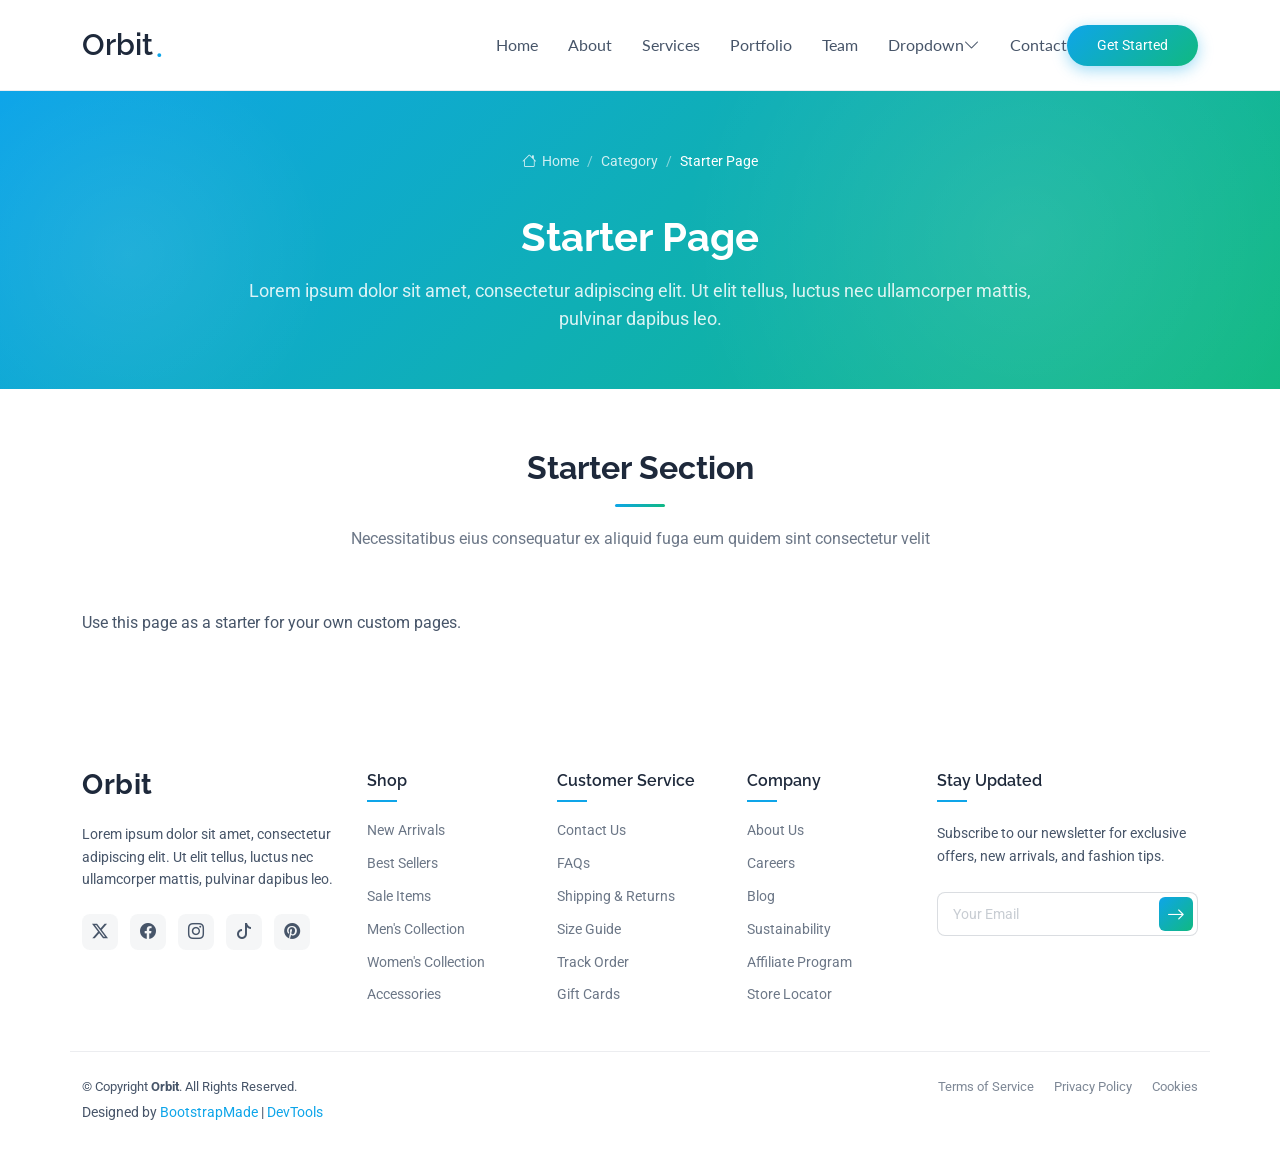
<file: starter-page.html>
<!DOCTYPE html>
<html lang="en">

<head>
  <meta charset="utf-8">
  <meta content="width=device-width, initial-scale=1.0" name="viewport">
  <title>Starter Page - Orbit Bootstrap Template</title>
  <meta name="description" content="">
  <meta name="keywords" content="">

  <!-- Favicons -->
  <link href="assets/img/favicon.png" rel="icon">
  <link href="assets/img/apple-touch-icon.png" rel="apple-touch-icon">

  <!-- Fonts -->
  <link href="https://fonts.googleapis.com" rel="preconnect">
  <link href="https://fonts.gstatic.com" rel="preconnect" crossorigin>
  <link href="https://fonts.googleapis.com/css2?family=Roboto:ital,wght@0,100;0,300;0,400;0,500;0,700;0,900;1,100;1,300;1,400;1,500;1,700;1,900&family=Lato:ital,wght@0,100;0,300;0,400;0,700;0,900;1,100;1,300;1,400;1,700;1,900&family=Raleway:ital,wght@0,100;0,200;0,300;0,400;0,500;0,600;0,700;0,800;0,900;1,100;1,200;1,300;1,400;1,500;1,600;1,700;1,800;1,900&display=swap" rel="stylesheet">

  <!-- Vendor CSS Files -->
  <link href="assets/vendor/bootstrap/css/bootstrap.min.css" rel="stylesheet">
  <link href="assets/vendor/bootstrap-icons/bootstrap-icons.css" rel="stylesheet">
  <link href="assets/vendor/aos/aos.css" rel="stylesheet">
  <link href="assets/vendor/glightbox/css/glightbox.min.css" rel="stylesheet">
  <link href="assets/vendor/swiper/swiper-bundle.min.css" rel="stylesheet">

  <!-- Main CSS File -->
  <link href="assets/css/main.css" rel="stylesheet">

  <!-- =======================================================
  * Template Name: Orbit
  * Template URL: https://bootstrapmade.com/orbit-bootstrap-template/
  * Updated: Jan 13 2026 with Bootstrap v5.3.8
  * Author: BootstrapMade.com
  * License: https://bootstrapmade.com/license/
  ======================================================== -->
</head>

<body class="starter-page-page">

  <header id="header" class="header d-flex align-items-center sticky-top">
    <div class="container position-relative d-flex align-items-center justify-content-between">

      <a href="index.html" class="logo d-flex align-items-center me-auto me-xl-0">
        <!-- Uncomment the line below if you also wish to use an image logo -->
        <!-- <img src="assets/img/logo.webp" alt=""> -->
        <h1 class="sitename">Orbit</h1><span>.</span>
      </a>

      <nav id="navmenu" class="navmenu">
        <ul>
          <li><a href="#hero">Home</a></li>
          <li><a href="#about">About</a></li>
          <li><a href="#services">Services</a></li>
          <li><a href="#portfolio">Portfolio</a></li>
          <li><a href="#team">Team</a></li>
          <li class="dropdown"><a href="#"><span>Dropdown</span> <i class="bi bi-chevron-down toggle-dropdown"></i></a>
            <ul>
              <li><a href="#">Dropdown 1</a></li>
              <li class="dropdown"><a href="#"><span>Deep Dropdown</span> <i class="bi bi-chevron-down toggle-dropdown"></i></a>
                <ul>
                  <li><a href="#">Deep Dropdown 1</a></li>
                  <li><a href="#">Deep Dropdown 2</a></li>
                  <li><a href="#">Deep Dropdown 3</a></li>
                  <li><a href="#">Deep Dropdown 4</a></li>
                  <li><a href="#">Deep Dropdown 5</a></li>
                </ul>
              </li>
              <li><a href="#">Dropdown 2</a></li>
              <li><a href="#">Dropdown 3</a></li>
              <li><a href="#">Dropdown 4</a></li>
            </ul>
          </li>
          <li><a href="#contact">Contact</a></li>
        </ul>
        <i class="mobile-nav-toggle d-xl-none bi bi-list"></i>
      </nav>

      <a class="btn-getstarted" href="index.html#about">Get Started</a>

    </div>
  </header>

  <main class="main">

    <!-- Page Title -->
    <div class="page-title">
      <div class="breadcrumbs">
        <nav aria-label="breadcrumb">
          <ol class="breadcrumb">
            <li class="breadcrumb-item"><a href="#"><i class="bi bi-house"></i> Home</a></li>
            <li class="breadcrumb-item"><a href="#">Category</a></li>
            <li class="breadcrumb-item active current">Starter Page</li>
          </ol>
        </nav>
      </div>

      <div class="title-wrapper">
        <h1>Starter Page</h1>
        <p>Lorem ipsum dolor sit amet, consectetur adipiscing elit. Ut elit tellus, luctus nec ullamcorper mattis, pulvinar dapibus leo.</p>
      </div>
    </div><!-- End Page Title -->

    <!-- Starter Section Section -->
    <section id="starter-section" class="starter-section section">

      <!-- Section Title -->
      <div class="container section-title" data-aos="fade-up">
        <h2>Starter Section</h2>
        <p>Necessitatibus eius consequatur ex aliquid fuga eum quidem sint consectetur velit</p>
      </div><!-- End Section Title -->

      <div class="container" data-aos="fade-up">
        <p>Use this page as a starter for your own custom pages.</p>
      </div>

    </section><!-- /Starter Section Section -->

  </main>

  <footer id="footer" class="footer light-background">

    <div class="container footer-top">
      <div class="row gy-4">
        <div class="col-lg-3 col-md-6 footer-info">
          <a href="index.html" class="logo d-flex align-items-center mb-4">
            <span class="sitename">Orbit</span>
          </a>
          <p>Lorem ipsum dolor sit amet, consectetur adipiscing elit. Ut elit tellus, luctus nec ullamcorper mattis, pulvinar dapibus leo.</p>

          <div class="social-links d-flex mt-4">
            <a href="#" aria-label="Twitter"><i class="bi bi-twitter-x"></i></a>
            <a href="#" aria-label="Facebook"><i class="bi bi-facebook"></i></a>
            <a href="#" aria-label="Instagram"><i class="bi bi-instagram"></i></a>
            <a href="#" aria-label="TikTok"><i class="bi bi-tiktok"></i></a>
            <a href="#" aria-label="Pinterest"><i class="bi bi-pinterest"></i></a>
          </div>
        </div>

        <div class="col-lg-2 col-md-6 footer-links">
          <h4>Shop</h4>
          <ul>
            <li><a href="category.html">New Arrivals</a></li>
            <li><a href="category.html">Best Sellers</a></li>
            <li><a href="category.html">Sale Items</a></li>
            <li><a href="category.html">Men's Collection</a></li>
            <li><a href="category.html">Women's Collection</a></li>
            <li><a href="category.html">Accessories</a></li>
          </ul>
        </div>

        <div class="col-lg-2 col-md-6 footer-links">
          <h4>Customer Service</h4>
          <ul>
            <li><a href="contact.html">Contact Us</a></li>
            <li><a href="faq.html">FAQs</a></li>
            <li><a href="shiping-info.html">Shipping &amp; Returns</a></li>
            <li><a href="#">Size Guide</a></li>
            <li><a href="account.html">Track Order</a></li>
            <li><a href="#">Gift Cards</a></li>
          </ul>
        </div>

        <div class="col-lg-2 col-md-6 footer-links">
          <h4>Company</h4>
          <ul>
            <li><a href="about.html">About Us</a></li>
            <li><a href="about.html">Careers</a></li>
            <li><a href="blog.html">Blog</a></li>
            <li><a href="about.html">Sustainability</a></li>
            <li><a href="about.html">Affiliate Program</a></li>
            <li><a href="about.html">Store Locator</a></li>
          </ul>
        </div>

        <div class="col-lg-3 col-md-6">
          <div class="footer-newsletter">
            <h4>Stay Updated</h4>
            <p>Subscribe to our newsletter for exclusive offers, new arrivals, and fashion tips.</p>
            <form action="forms/newsletter.php" method="post" class="php-email-form">
              <div class="position-relative">
                <input type="email" name="email" placeholder="Your Email" required="">
                <button type="submit" class="btn-subscribe"><i class="bi bi-arrow-right"></i></button>
              </div>
              <div class="loading">Loading</div>
              <div class="error-message"></div>
              <div class="sent-message">Your subscription request has been sent. Thank you!</div>
            </form>
          </div>
        </div>
      </div>
    </div>

    <div class="container footer-bottom">
      <div class="row gy-3">
        <div class="col-md-6 order-2 order-md-1">
          <div class="copyright">
            <p>© <span>Copyright</span> <strong class="sitename">Orbit</strong>. All Rights Reserved.</p>
          </div>
          <div class="credits">
            <!-- All the links in the footer should remain intact. -->
            <!-- You can delete the links only if you've purchased the pro version. -->
            <!-- Licensing information: https://bootstrapmade.com/license/ -->
            <!-- Purchase the pro version with working PHP/AJAX contact form: [buy-url] -->
            Designed by <a href="https://bootstrapmade.com/">BootstrapMade</a> | <a href="https://bootstrapmade.com/tools/">DevTools</a>
          </div>
        </div>
        <div class="col-md-6 order-1 order-md-2">
          <div class="legal-links">
            <a href="tos.html">Terms of Service</a>
            <a href="privacy.html">Privacy Policy</a>
            <a href="privacy.html">Cookies</a>
          </div>
        </div>
      </div>
    </div>

  </footer>

  <!-- Scroll Top -->
  <a href="#" id="scroll-top" class="scroll-top d-flex align-items-center justify-content-center"><i class="bi bi-arrow-up-short"></i></a>

  <!-- Preloader -->
  <div id="preloader"></div>

  <!-- Vendor JS Files -->
  <script src="assets/vendor/bootstrap/js/bootstrap.bundle.min.js"></script>
  <script src="assets/vendor/php-email-form/validate.js"></script>
  <script src="assets/vendor/aos/aos.js"></script>
  <script src="assets/vendor/glightbox/js/glightbox.min.js"></script>
  <script src="assets/vendor/imagesloaded/imagesloaded.pkgd.min.js"></script>
  <script src="assets/vendor/isotope-layout/isotope.pkgd.min.js"></script>
  <script src="assets/vendor/purecounter/purecounter_vanilla.js"></script>
  <script src="assets/vendor/swiper/swiper-bundle.min.js"></script>

  <!-- Main JS File -->
  <script src="assets/js/main.js"></script>

</body>

</html>
</file>
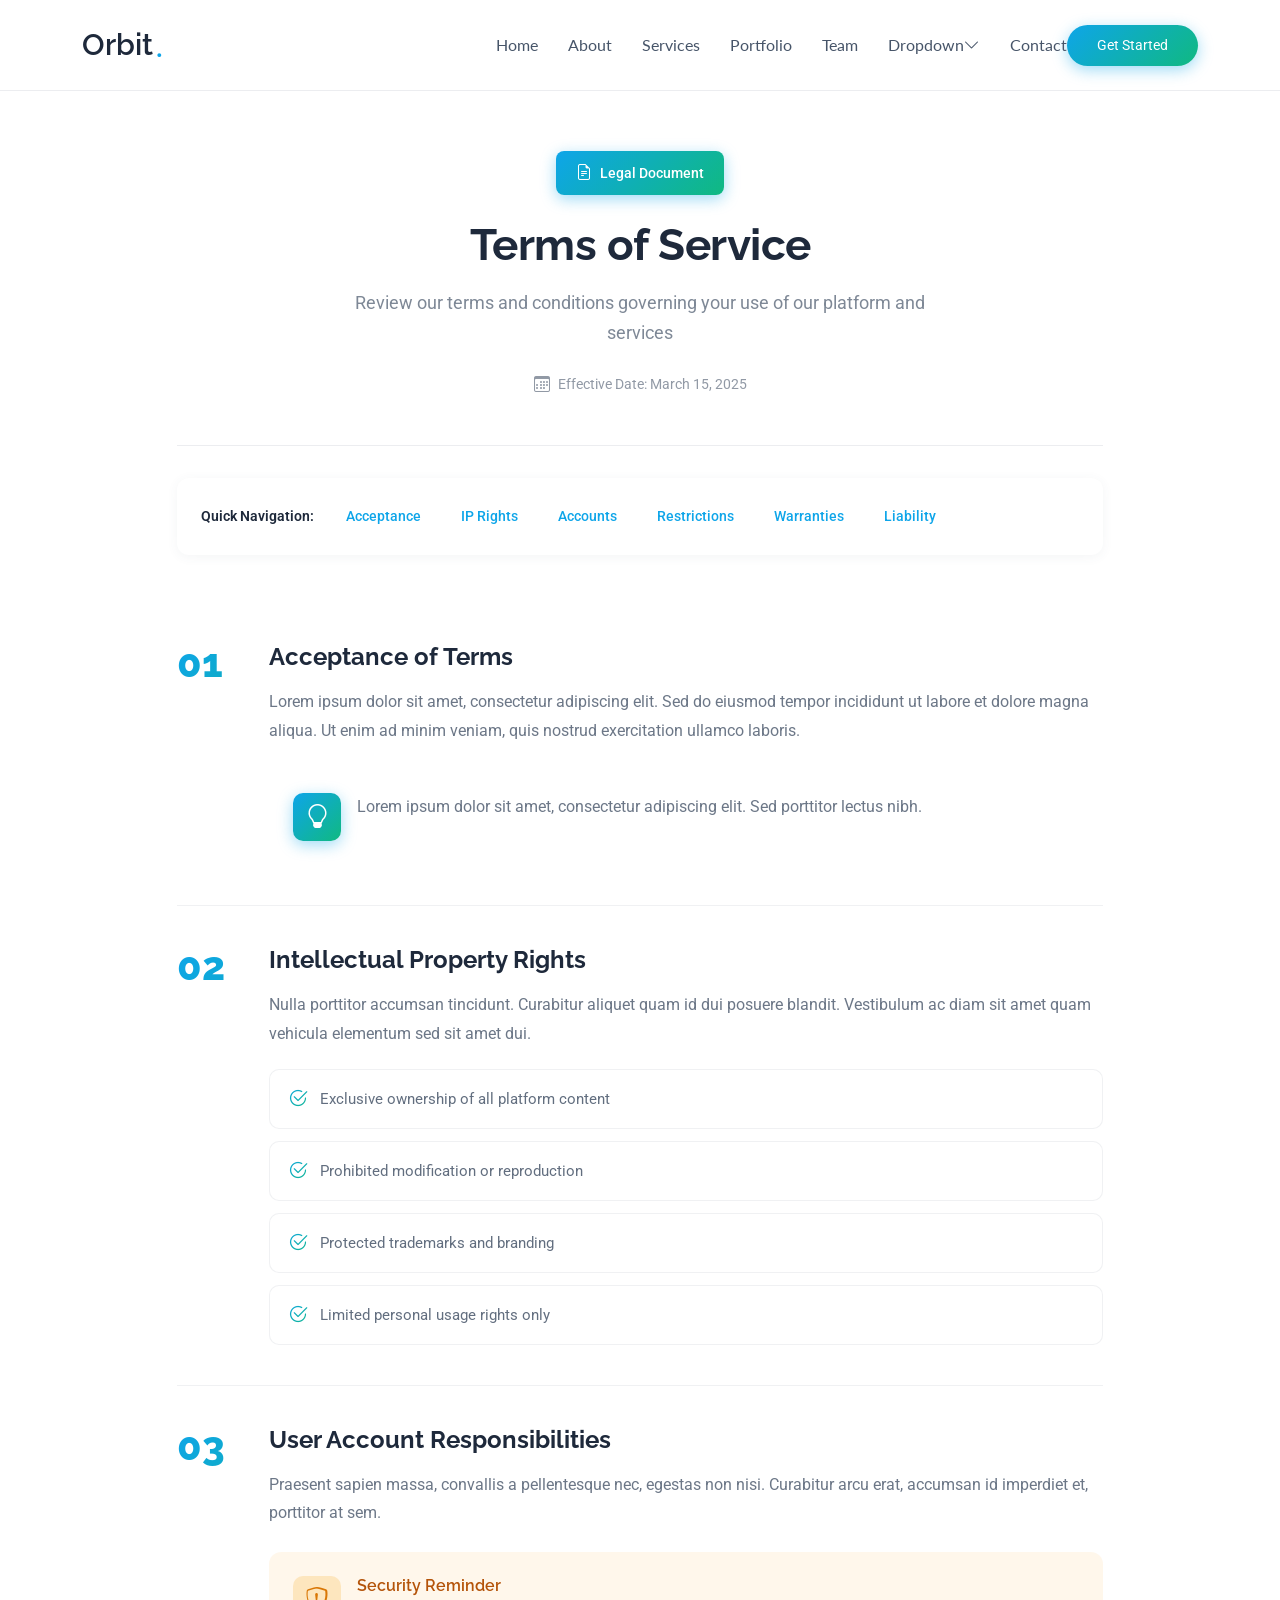
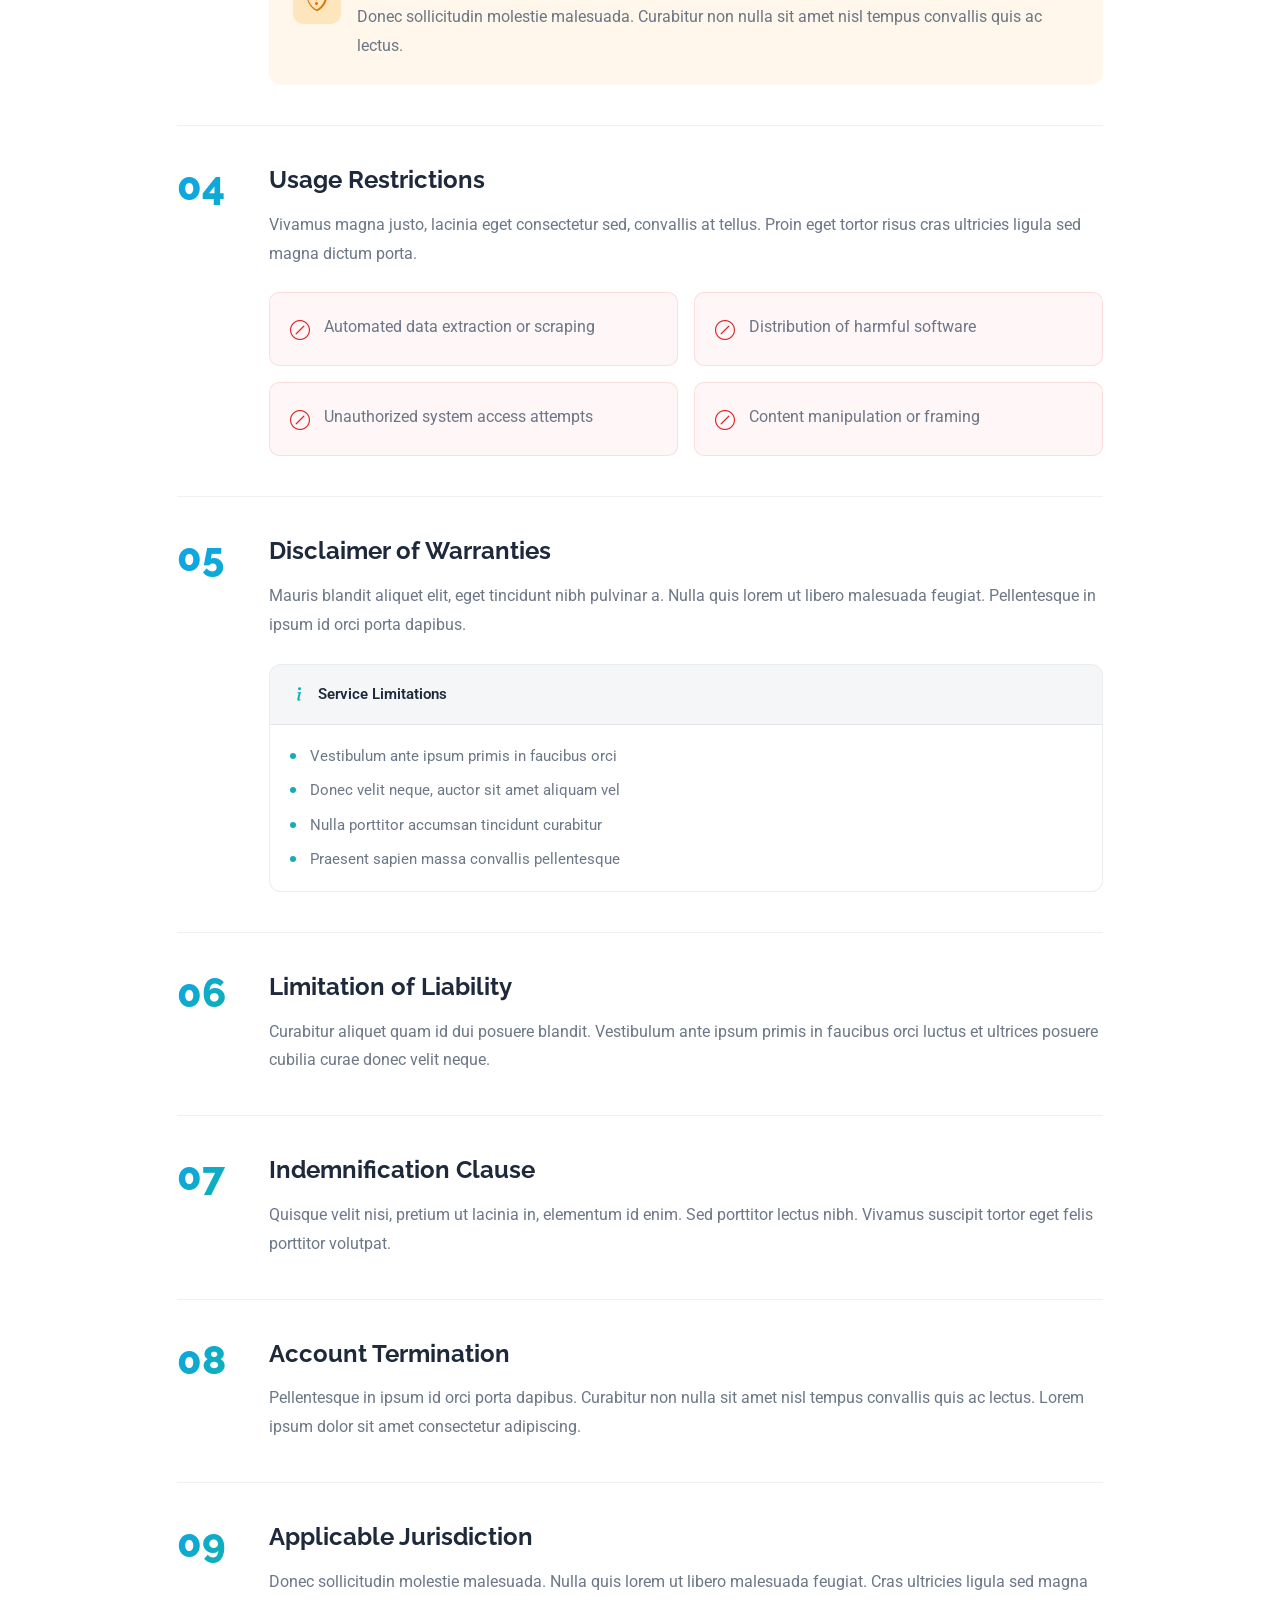
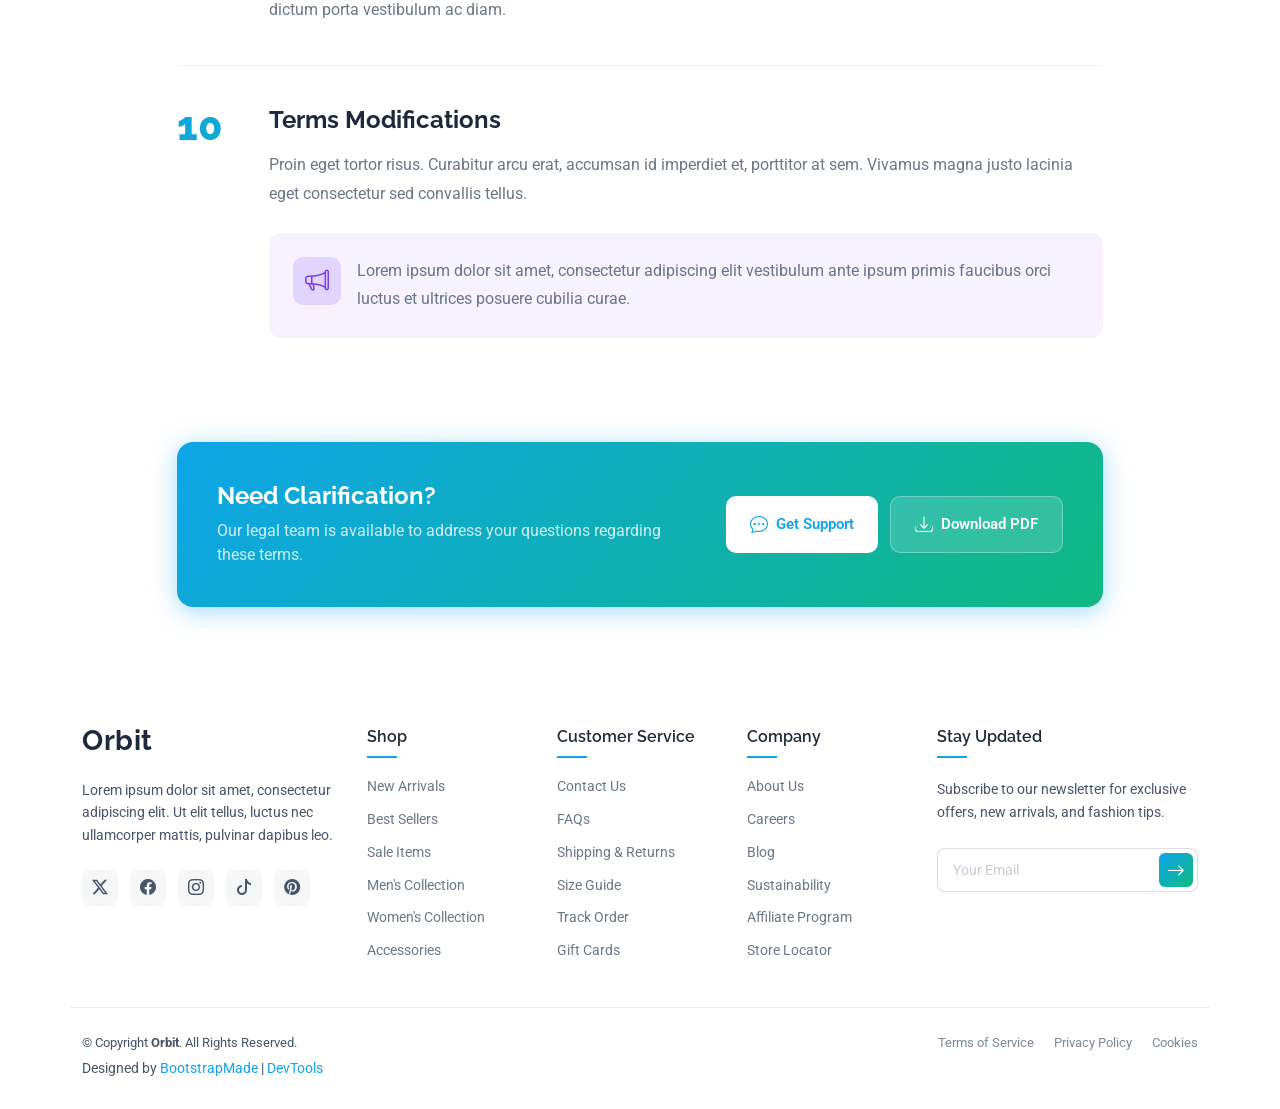
<file: terms.html>
<!DOCTYPE html>
<html lang="en">

<head>
  <meta charset="utf-8">
  <meta content="width=device-width, initial-scale=1.0" name="viewport">
  <title>Terms - Orbit Bootstrap Template</title>
  <meta name="description" content="">
  <meta name="keywords" content="">

  <!-- Favicons -->
  <link href="assets/img/favicon.png" rel="icon">
  <link href="assets/img/apple-touch-icon.png" rel="apple-touch-icon">

  <!-- Fonts -->
  <link href="https://fonts.googleapis.com" rel="preconnect">
  <link href="https://fonts.gstatic.com" rel="preconnect" crossorigin>
  <link href="https://fonts.googleapis.com/css2?family=Roboto:ital,wght@0,100;0,300;0,400;0,500;0,700;0,900;1,100;1,300;1,400;1,500;1,700;1,900&family=Lato:ital,wght@0,100;0,300;0,400;0,700;0,900;1,100;1,300;1,400;1,700;1,900&family=Raleway:ital,wght@0,100;0,200;0,300;0,400;0,500;0,600;0,700;0,800;0,900;1,100;1,200;1,300;1,400;1,500;1,600;1,700;1,800;1,900&display=swap" rel="stylesheet">

  <!-- Vendor CSS Files -->
  <link href="assets/vendor/bootstrap/css/bootstrap.min.css" rel="stylesheet">
  <link href="assets/vendor/bootstrap-icons/bootstrap-icons.css" rel="stylesheet">
  <link href="assets/vendor/aos/aos.css" rel="stylesheet">
  <link href="assets/vendor/glightbox/css/glightbox.min.css" rel="stylesheet">
  <link href="assets/vendor/swiper/swiper-bundle.min.css" rel="stylesheet">

  <!-- Main CSS File -->
  <link href="assets/css/main.css" rel="stylesheet">

  <!-- =======================================================
  * Template Name: Orbit
  * Template URL: https://bootstrapmade.com/orbit-bootstrap-template/
  * Updated: Jan 13 2026 with Bootstrap v5.3.8
  * Author: BootstrapMade.com
  * License: https://bootstrapmade.com/license/
  ======================================================== -->
</head>

<body class="terms-page">

  <header id="header" class="header d-flex align-items-center sticky-top">
    <div class="container position-relative d-flex align-items-center justify-content-between">

      <a href="index.html" class="logo d-flex align-items-center me-auto me-xl-0">
        <!-- Uncomment the line below if you also wish to use an image logo -->
        <!-- <img src="assets/img/logo.webp" alt=""> -->
        <h1 class="sitename">Orbit</h1><span>.</span>
      </a>

      <nav id="navmenu" class="navmenu">
        <ul>
          <li><a href="#hero">Home</a></li>
          <li><a href="#about">About</a></li>
          <li><a href="#services">Services</a></li>
          <li><a href="#portfolio">Portfolio</a></li>
          <li><a href="#team">Team</a></li>
          <li class="dropdown"><a href="#"><span>Dropdown</span> <i class="bi bi-chevron-down toggle-dropdown"></i></a>
            <ul>
              <li><a href="#">Dropdown 1</a></li>
              <li class="dropdown"><a href="#"><span>Deep Dropdown</span> <i class="bi bi-chevron-down toggle-dropdown"></i></a>
                <ul>
                  <li><a href="#">Deep Dropdown 1</a></li>
                  <li><a href="#">Deep Dropdown 2</a></li>
                  <li><a href="#">Deep Dropdown 3</a></li>
                  <li><a href="#">Deep Dropdown 4</a></li>
                  <li><a href="#">Deep Dropdown 5</a></li>
                </ul>
              </li>
              <li><a href="#">Dropdown 2</a></li>
              <li><a href="#">Dropdown 3</a></li>
              <li><a href="#">Dropdown 4</a></li>
            </ul>
          </li>
          <li><a href="#contact">Contact</a></li>
        </ul>
        <i class="mobile-nav-toggle d-xl-none bi bi-list"></i>
      </nav>

      <a class="btn-getstarted" href="index.html#about">Get Started</a>

    </div>
  </header>

  <main class="main">

    <!-- Terms Of Service Section -->
    <section id="terms-of-service" class="terms-of-service section">

      <div class="container" data-aos="fade-up">
        <!-- Page Header -->
        <div class="row justify-content-center">
          <div class="col-lg-10">
            <div class="terms-header" data-aos="fade-up">
              <div class="header-badge">
                <i class="bi bi-file-earmark-text"></i>
                <span>Legal Document</span>
              </div>
              <h2>Terms of Service</h2>
              <p>Review our terms and conditions governing your use of our platform and services</p>
              <div class="update-info">
                <i class="bi bi-calendar3"></i>
                <span>Effective Date: March 15, 2025</span>
              </div>
            </div>
          </div>
        </div>

        <!-- Quick Navigation -->
        <div class="row justify-content-center" data-aos="fade-up" data-aos-delay="100">
          <div class="col-lg-10">
            <div class="quick-nav">
              <span class="nav-label">Quick Navigation:</span>
              <div class="nav-links">
                <a href="#acceptance">Acceptance</a>
                <a href="#ip-rights">IP Rights</a>
                <a href="#accounts">Accounts</a>
                <a href="#restrictions">Restrictions</a>
                <a href="#warranties">Warranties</a>
                <a href="#liability">Liability</a>
              </div>
            </div>
          </div>
        </div>

        <!-- Content Sections -->
        <div class="row justify-content-center">
          <div class="col-lg-10">
            <div class="terms-body" data-aos="fade-up" data-aos-delay="200">

              <!-- Acceptance Section -->
              <article id="acceptance" class="terms-article">
                <div class="article-number">01</div>
                <div class="article-content">
                  <h3>Acceptance of Terms</h3>
                  <p>Lorem ipsum dolor sit amet, consectetur adipiscing elit. Sed do eiusmod tempor incididunt ut labore et dolore magna aliqua. Ut enim ad minim veniam, quis nostrud exercitation ullamco laboris.</p>
                  <div class="highlight-card info">
                    <div class="card-icon">
                      <i class="bi bi-lightbulb"></i>
                    </div>
                    <div class="card-text">
                      <p>Lorem ipsum dolor sit amet, consectetur adipiscing elit. Sed porttitor lectus nibh.</p>
                    </div>
                  </div>
                </div>
              </article>

              <!-- IP Rights Section -->
              <article id="ip-rights" class="terms-article">
                <div class="article-number">02</div>
                <div class="article-content">
                  <h3>Intellectual Property Rights</h3>
                  <p>Nulla porttitor accumsan tincidunt. Curabitur aliquet quam id dui posuere blandit. Vestibulum ac diam sit amet quam vehicula elementum sed sit amet dui.</p>
                  <div class="checklist">
                    <div class="check-item">
                      <i class="bi bi-check2-circle"></i>
                      <span>Exclusive ownership of all platform content</span>
                    </div>
                    <div class="check-item">
                      <i class="bi bi-check2-circle"></i>
                      <span>Prohibited modification or reproduction</span>
                    </div>
                    <div class="check-item">
                      <i class="bi bi-check2-circle"></i>
                      <span>Protected trademarks and branding</span>
                    </div>
                    <div class="check-item">
                      <i class="bi bi-check2-circle"></i>
                      <span>Limited personal usage rights only</span>
                    </div>
                  </div>
                </div>
              </article>

              <!-- Accounts Section -->
              <article id="accounts" class="terms-article">
                <div class="article-number">03</div>
                <div class="article-content">
                  <h3>User Account Responsibilities</h3>
                  <p>Praesent sapien massa, convallis a pellentesque nec, egestas non nisi. Curabitur arcu erat, accumsan id imperdiet et, porttitor at sem.</p>
                  <div class="highlight-card warning">
                    <div class="card-icon">
                      <i class="bi bi-shield-exclamation"></i>
                    </div>
                    <div class="card-text">
                      <h5>Security Reminder</h5>
                      <p>Donec sollicitudin molestie malesuada. Curabitur non nulla sit amet nisl tempus convallis quis ac lectus.</p>
                    </div>
                  </div>
                </div>
              </article>

              <!-- Restrictions Section -->
              <article id="restrictions" class="terms-article">
                <div class="article-number">04</div>
                <div class="article-content">
                  <h3>Usage Restrictions</h3>
                  <p>Vivamus magna justo, lacinia eget consectetur sed, convallis at tellus. Proin eget tortor risus cras ultricies ligula sed magna dictum porta.</p>
                  <div class="restrictions-grid">
                    <div class="restriction-card">
                      <i class="bi bi-slash-circle"></i>
                      <p>Automated data extraction or scraping</p>
                    </div>
                    <div class="restriction-card">
                      <i class="bi bi-slash-circle"></i>
                      <p>Distribution of harmful software</p>
                    </div>
                    <div class="restriction-card">
                      <i class="bi bi-slash-circle"></i>
                      <p>Unauthorized system access attempts</p>
                    </div>
                    <div class="restriction-card">
                      <i class="bi bi-slash-circle"></i>
                      <p>Content manipulation or framing</p>
                    </div>
                  </div>
                </div>
              </article>

              <!-- Warranties Section -->
              <article id="warranties" class="terms-article">
                <div class="article-number">05</div>
                <div class="article-content">
                  <h3>Disclaimer of Warranties</h3>
                  <p>Mauris blandit aliquet elit, eget tincidunt nibh pulvinar a. Nulla quis lorem ut libero malesuada feugiat. Pellentesque in ipsum id orci porta dapibus.</p>
                  <div class="disclaimer-panel">
                    <div class="panel-header">
                      <i class="bi bi-info-lg"></i>
                      <span>Service Limitations</span>
                    </div>
                    <ul class="panel-list">
                      <li>Vestibulum ante ipsum primis in faucibus orci</li>
                      <li>Donec velit neque, auctor sit amet aliquam vel</li>
                      <li>Nulla porttitor accumsan tincidunt curabitur</li>
                      <li>Praesent sapien massa convallis pellentesque</li>
                    </ul>
                  </div>
                </div>
              </article>

              <!-- Liability Section -->
              <article id="liability" class="terms-article">
                <div class="article-number">06</div>
                <div class="article-content">
                  <h3>Limitation of Liability</h3>
                  <p>Curabitur aliquet quam id dui posuere blandit. Vestibulum ante ipsum primis in faucibus orci luctus et ultrices posuere cubilia curae donec velit neque.</p>
                </div>
              </article>

              <!-- Indemnification Section -->
              <article class="terms-article">
                <div class="article-number">07</div>
                <div class="article-content">
                  <h3>Indemnification Clause</h3>
                  <p>Quisque velit nisi, pretium ut lacinia in, elementum id enim. Sed porttitor lectus nibh. Vivamus suscipit tortor eget felis porttitor volutpat.</p>
                </div>
              </article>

              <!-- Termination Section -->
              <article class="terms-article">
                <div class="article-number">08</div>
                <div class="article-content">
                  <h3>Account Termination</h3>
                  <p>Pellentesque in ipsum id orci porta dapibus. Curabitur non nulla sit amet nisl tempus convallis quis ac lectus. Lorem ipsum dolor sit amet consectetur adipiscing.</p>
                </div>
              </article>

              <!-- Governing Law Section -->
              <article class="terms-article">
                <div class="article-number">09</div>
                <div class="article-content">
                  <h3>Applicable Jurisdiction</h3>
                  <p>Donec sollicitudin molestie malesuada. Nulla quis lorem ut libero malesuada feugiat. Cras ultricies ligula sed magna dictum porta vestibulum ac diam.</p>
                </div>
              </article>

              <!-- Modifications Section -->
              <article class="terms-article">
                <div class="article-number">10</div>
                <div class="article-content">
                  <h3>Terms Modifications</h3>
                  <p>Proin eget tortor risus. Curabitur arcu erat, accumsan id imperdiet et, porttitor at sem. Vivamus magna justo lacinia eget consectetur sed convallis tellus.</p>
                  <div class="highlight-card notice">
                    <div class="card-icon">
                      <i class="bi bi-megaphone"></i>
                    </div>
                    <div class="card-text">
                      <p>Lorem ipsum dolor sit amet, consectetur adipiscing elit vestibulum ante ipsum primis faucibus orci luctus et ultrices posuere cubilia curae.</p>
                    </div>
                  </div>
                </div>
              </article>

            </div>
          </div>
        </div>

        <!-- Contact Footer -->
        <div class="row justify-content-center" data-aos="fade-up" data-aos-delay="300">
          <div class="col-lg-10">
            <div class="terms-footer">
              <div class="footer-content">
                <div class="footer-text">
                  <h4>Need Clarification?</h4>
                  <p>Our legal team is available to address your questions regarding these terms.</p>
                </div>
                <div class="footer-actions">
                  <a href="#" class="btn-primary-action">
                    <i class="bi bi-chat-dots"></i>
                    <span>Get Support</span>
                  </a>
                  <a href="#" class="btn-secondary-action">
                    <i class="bi bi-download"></i>
                    <span>Download PDF</span>
                  </a>
                </div>
              </div>
            </div>
          </div>
        </div>
      </div>

    </section><!-- /Terms Of Service Section -->

  </main>

  <footer id="footer" class="footer light-background">

    <div class="container footer-top">
      <div class="row gy-4">
        <div class="col-lg-3 col-md-6 footer-info">
          <a href="index.html" class="logo d-flex align-items-center mb-4">
            <span class="sitename">Orbit</span>
          </a>
          <p>Lorem ipsum dolor sit amet, consectetur adipiscing elit. Ut elit tellus, luctus nec ullamcorper mattis, pulvinar dapibus leo.</p>

          <div class="social-links d-flex mt-4">
            <a href="#" aria-label="Twitter"><i class="bi bi-twitter-x"></i></a>
            <a href="#" aria-label="Facebook"><i class="bi bi-facebook"></i></a>
            <a href="#" aria-label="Instagram"><i class="bi bi-instagram"></i></a>
            <a href="#" aria-label="TikTok"><i class="bi bi-tiktok"></i></a>
            <a href="#" aria-label="Pinterest"><i class="bi bi-pinterest"></i></a>
          </div>
        </div>

        <div class="col-lg-2 col-md-6 footer-links">
          <h4>Shop</h4>
          <ul>
            <li><a href="category.html">New Arrivals</a></li>
            <li><a href="category.html">Best Sellers</a></li>
            <li><a href="category.html">Sale Items</a></li>
            <li><a href="category.html">Men's Collection</a></li>
            <li><a href="category.html">Women's Collection</a></li>
            <li><a href="category.html">Accessories</a></li>
          </ul>
        </div>

        <div class="col-lg-2 col-md-6 footer-links">
          <h4>Customer Service</h4>
          <ul>
            <li><a href="contact.html">Contact Us</a></li>
            <li><a href="faq.html">FAQs</a></li>
            <li><a href="shiping-info.html">Shipping &amp; Returns</a></li>
            <li><a href="#">Size Guide</a></li>
            <li><a href="account.html">Track Order</a></li>
            <li><a href="#">Gift Cards</a></li>
          </ul>
        </div>

        <div class="col-lg-2 col-md-6 footer-links">
          <h4>Company</h4>
          <ul>
            <li><a href="about.html">About Us</a></li>
            <li><a href="about.html">Careers</a></li>
            <li><a href="blog.html">Blog</a></li>
            <li><a href="about.html">Sustainability</a></li>
            <li><a href="about.html">Affiliate Program</a></li>
            <li><a href="about.html">Store Locator</a></li>
          </ul>
        </div>

        <div class="col-lg-3 col-md-6">
          <div class="footer-newsletter">
            <h4>Stay Updated</h4>
            <p>Subscribe to our newsletter for exclusive offers, new arrivals, and fashion tips.</p>
            <form action="forms/newsletter.php" method="post" class="php-email-form">
              <div class="position-relative">
                <input type="email" name="email" placeholder="Your Email" required="">
                <button type="submit" class="btn-subscribe"><i class="bi bi-arrow-right"></i></button>
              </div>
              <div class="loading">Loading</div>
              <div class="error-message"></div>
              <div class="sent-message">Your subscription request has been sent. Thank you!</div>
            </form>
          </div>
        </div>
      </div>
    </div>

    <div class="container footer-bottom">
      <div class="row gy-3">
        <div class="col-md-6 order-2 order-md-1">
          <div class="copyright">
            <p>© <span>Copyright</span> <strong class="sitename">Orbit</strong>. All Rights Reserved.</p>
          </div>
          <div class="credits">
            <!-- All the links in the footer should remain intact. -->
            <!-- You can delete the links only if you've purchased the pro version. -->
            <!-- Licensing information: https://bootstrapmade.com/license/ -->
            <!-- Purchase the pro version with working PHP/AJAX contact form: [buy-url] -->
            Designed by <a href="https://bootstrapmade.com/">BootstrapMade</a> | <a href="https://bootstrapmade.com/tools/">DevTools</a>
          </div>
        </div>
        <div class="col-md-6 order-1 order-md-2">
          <div class="legal-links">
            <a href="tos.html">Terms of Service</a>
            <a href="privacy.html">Privacy Policy</a>
            <a href="privacy.html">Cookies</a>
          </div>
        </div>
      </div>
    </div>

  </footer>

  <!-- Scroll Top -->
  <a href="#" id="scroll-top" class="scroll-top d-flex align-items-center justify-content-center"><i class="bi bi-arrow-up-short"></i></a>

  <!-- Preloader -->
  <div id="preloader"></div>

  <!-- Vendor JS Files -->
  <script src="assets/vendor/bootstrap/js/bootstrap.bundle.min.js"></script>
  <script src="assets/vendor/php-email-form/validate.js"></script>
  <script src="assets/vendor/aos/aos.js"></script>
  <script src="assets/vendor/glightbox/js/glightbox.min.js"></script>
  <script src="assets/vendor/imagesloaded/imagesloaded.pkgd.min.js"></script>
  <script src="assets/vendor/isotope-layout/isotope.pkgd.min.js"></script>
  <script src="assets/vendor/purecounter/purecounter_vanilla.js"></script>
  <script src="assets/vendor/swiper/swiper-bundle.min.js"></script>

  <!-- Main JS File -->
  <script src="assets/js/main.js"></script>

</body>

</html>
</file>
<file: assets/css/main.css>
/* Fonts */
:root {
  --default-font: "Roboto",  system-ui, -apple-system, "Segoe UI", Roboto, "Helvetica Neue", Arial, "Noto Sans", "Liberation Sans", sans-serif, "Apple Color Emoji", "Segoe UI Emoji", "Segoe UI Symbol", "Noto Color Emoji";
  --heading-font: "Raleway",  sans-serif;
  --nav-font: "Lato",  sans-serif;
}

/* Global Colors - The following color variables are used throughout the website. Updating them here will change the color scheme of the entire website */
:root { 
  --background-color: #ffffff; /* Background color for the entire website, including individual sections */
  --default-color: #475569; /* Default color used for the majority of the text content across the entire website */
  --heading-color: #1e293b; /* Color for headings, subheadings and title throughout the website */
  --accent-color: #0ea5e9; /* Accent color that represents your brand on the website. It's used for buttons, links, and other elements that need to stand out */
  --surface-color: #ffffff; /* The surface color is used as a background of boxed elements within sections, such as cards, icon boxes, or other elements that require a visual separation from the global background. */
  --contrast-color: #ffffff; /* Contrast color for text, ensuring readability against backgrounds of accent, heading, or default colors. */
  
  /* Button Gradient */
  --btn-gradient: linear-gradient(135deg, #0ea5e9 0%, #10b981 100%);
  --btn-gradient-hover: linear-gradient(135deg, #0284c7 0%, #059669 100%);
  --btn-gradient-shadow: rgba(14, 165, 233, 0.4);
  
  /* Section Gradient */
  --section-gradient: linear-gradient(135deg, #0ea5e9 0%, #10b981 100%);
  --section-gradient-light: linear-gradient(135deg, rgba(14, 165, 233, 0.08) 0%, rgba(16, 185, 129, 0.08) 100%);
  --section-gradient-subtle: linear-gradient(135deg, rgba(14, 165, 233, 0.04) 0%, rgba(16, 185, 129, 0.04) 100%);
}

/* Nav Menu Colors - The following color variables are used specifically for the navigation menu. They are separate from the global colors to allow for more customization options */
:root {
  --nav-color: #475569;  /* The default color of the main navmenu links */
  --nav-hover-color: #0ea5e9; /* Applied to main navmenu links when they are hovered over or active */
  --nav-mobile-background-color: #ffffff; /* Used as the background color for mobile navigation menu */
  --nav-dropdown-background-color: #ffffff; /* Used as the background color for dropdown items that appear when hovering over primary navigation items */
  --nav-dropdown-color: #475569; /* Used for navigation links of the dropdown items in the navigation menu. */
  --nav-dropdown-hover-color: #0ea5e9; /* Similar to --nav-hover-color, this color is applied to dropdown navigation links when they are hovered over. */
}

/* Color Presets - These classes override global colors when applied to any section or element, providing reuse of the sam color scheme. */

.light-background {
  --background-color: #ffffff;;
  --surface-color: #ffffff;
}

.dark-background {
  --background-color: #0d131f;
  --default-color: #ffffff;
  --heading-color: #ffffff;
  --surface-color: #1e293b;
  --contrast-color: #ffffff;
}

/* Smooth scroll */
:root {
  scroll-behavior: smooth;
}

/*--------------------------------------------------------------
# General Styling & Shared Classes
--------------------------------------------------------------*/
body {
  color: var(--default-color);
  background-color: var(--background-color);
  font-family: var(--default-font);
}

a {
  color: var(--accent-color);
  text-decoration: none;
  transition: 0.3s;
}

a:hover {
  color: color-mix(in srgb, var(--accent-color), transparent 25%);
  text-decoration: none;
}

h1,
h2,
h3,
h4,
h5,
h6 {
  color: var(--heading-color);
  font-family: var(--heading-font);
}

/* PHP Email Form Messages
------------------------------*/
.php-email-form .error-message {
  display: none;
  background: #df1529;
  color: #ffffff;
  text-align: left;
  padding: 15px;
  margin-bottom: 24px;
  font-weight: 600;
}

.php-email-form .sent-message {
  display: none;
  color: #ffffff;
  background: #059652;
  text-align: center;
  padding: 15px;
  margin-bottom: 24px;
  font-weight: 600;
}

.php-email-form .loading {
  display: none;
  background: var(--surface-color);
  text-align: center;
  padding: 15px;
  margin-bottom: 24px;
}

.php-email-form .loading:before {
  content: "";
  display: inline-block;
  border-radius: 50%;
  width: 24px;
  height: 24px;
  margin: 0 10px -6px 0;
  border: 3px solid var(--accent-color);
  border-top-color: var(--surface-color);
  animation: php-email-form-loading 1s linear infinite;
}

@keyframes php-email-form-loading {
  0% {
    transform: rotate(0deg);
  }

  100% {
    transform: rotate(360deg);
  }
}

/*--------------------------------------------------------------
# Global Header
--------------------------------------------------------------*/
.header {
  --surface-color: #1b2430;
  color: var(--default-color);
  background-color: var(--background-color);
  padding: 15px 0;
  transition: all 0.5s;
  z-index: 997;
  border-bottom: 1px solid color-mix(in srgb, var(--default-color), transparent 90%);
}

.header .logo {
  line-height: 1;
}

.header .logo img {
  max-height: 36px;
  margin-right: 8px;
}

.header .logo h1 {
  font-size: 30px;
  margin: 0;
  font-weight: 600;
  color: var(--heading-color);
}

.header .logo span {
  font-size: 34px;
  padding-left: 2px;
  color: var(--accent-color);
}

.header .btn-getstarted,
.header .btn-getstarted:focus {
  color: var(--contrast-color);
  background: var(--btn-gradient);
  font-size: 14px;
  padding: 10px 30px;
  margin: 0;
  border-radius: 50px;
  transition: 0.3s;
  border: none;
  box-shadow: 0 4px 15px var(--btn-gradient-shadow);
}

.header .btn-getstarted:hover,
.header .btn-getstarted:focus:hover {
  color: var(--contrast-color);
  background: var(--btn-gradient-hover);
  transform: translateY(-2px);
  box-shadow: 0 8px 25px var(--btn-gradient-shadow);
}

@media (max-width: 1200px) {
  .header .logo {
    order: 1;
  }

  .header .btn-getstarted {
    order: 2;
    margin: 0 15px 0 0;
    padding: 6px 20px;
  }

  .header .navmenu {
    order: 3;
  }
}

/*--------------------------------------------------------------
# Navigation Menu
--------------------------------------------------------------*/
/* Navmenu - Desktop */
@media (min-width: 1200px) {
  .navmenu {
    padding: 0;
    margin-left: auto;
  }

  .navmenu ul {
    margin: 0;
    padding: 0;
    display: flex;
    list-style: none;
    align-items: center;
    justify-content: flex-end;
  }

  .navmenu li {
    position: relative;
  }

  .navmenu a,
  .navmenu a:focus {
    color: var(--nav-color);
    padding: 18px 15px;
    font-size: 16px;
    font-family: var(--nav-font);
    font-weight: 400;
    display: flex;
    align-items: center;
    justify-content: space-between;
    white-space: nowrap;
    transition: 0.3s;
  }

  .navmenu a .nav-icon,
  .navmenu a:focus .nav-icon {
    display: none;
  }

  .navmenu a .nav-arrow,
  .navmenu a:focus .nav-arrow {
    display: none;
  }

  .navmenu li:last-child a {
    padding-right: 0;
  }

  .navmenu li:hover>a,
  .navmenu .active,
  .navmenu .active:focus {
    color: var(--nav-hover-color);
  }

  .navmenu .dropdown ul {
    margin: 0;
    padding: 10px 0;
    background: var(--nav-dropdown-background-color);
    display: block;
    position: absolute;
    visibility: hidden;
    left: 14px;
    top: 130%;
    opacity: 0;
    transition: 0.3s;
    border-radius: 4px;
    z-index: 99;
    box-shadow: 0px 0px 30px rgba(0, 0, 0, 0.1);
  }

  .navmenu .dropdown ul li {
    min-width: 200px;
  }

  .navmenu .dropdown ul a {
    padding: 10px 20px;
    font-size: 15px;
    text-transform: none;
    color: var(--nav-dropdown-color);
  }

  .navmenu .dropdown ul a i {
    font-size: 12px;
  }

  .navmenu .dropdown ul a:hover,
  .navmenu .dropdown ul .active:hover,
  .navmenu .dropdown ul li:hover>a {
    color: var(--nav-dropdown-hover-color);
  }

  .navmenu .dropdown:hover>ul {
    opacity: 1;
    top: 100%;
    visibility: visible;
  }

  .navmenu .dropdown .dropdown ul {
    top: 0;
    left: -90%;
    visibility: hidden;
  }

  .navmenu .dropdown .dropdown:hover>ul {
    opacity: 1;
    top: 0;
    left: -100%;
    visibility: visible;
  }
}

/* Navmenu - Mobile */
@media (max-width: 1199px) {
  .mobile-nav-toggle {
    color: var(--nav-color);
    font-size: 28px;
    line-height: 0;
    margin-right: 10px;
    cursor: pointer;
    transition: color 0.3s;
  }

  .navmenu {
    padding: 0;
    z-index: 9997;
  }

  .navmenu ul {
    display: none;
    list-style: none;
    position: absolute;
    inset: 60px 20px 20px 20px;
    padding: 10px 0;
    margin: 0;
    border-radius: 6px;
    background-color: var(--nav-mobile-background-color);
    overflow-y: auto;
    transition: 0.3s;
    z-index: 9998;
    box-shadow: 0px 0px 30px rgba(0, 0, 0, 0.1);
  }

  .navmenu ul .mobile-logo {
    display: flex;
    align-items: center;
    justify-content: center;
    padding: 20px 0 10px 0;
    border-bottom: 1px solid color-mix(in srgb, var(--default-color), transparent 90%);
    margin: 0 20px 10px 20px;
  }

  .navmenu ul .mobile-logo img {
    max-height: 40px;
    width: auto;
  }

  .navmenu a,
  .navmenu a:focus {
    color: var(--nav-dropdown-color);
    padding: 12px 20px;
    font-family: var(--nav-font);
    font-size: 16px;
    font-weight: 500;
    display: flex;
    align-items: center;
    gap: 12px;
    white-space: nowrap;
    transition: 0.3s;
  }

  .navmenu a .nav-icon,
  .navmenu a:focus .nav-icon {
    display: flex;
    font-size: 18px;
    line-height: 0;
    width: 28px;
    text-align: center;
    color: var(--accent-color);
    flex-shrink: 0;
  }

  .navmenu a .nav-arrow,
  .navmenu a:focus .nav-arrow {
    display: flex;
    font-size: 12px;
    line-height: 0;
    margin-left: auto;
    width: 30px;
    height: 30px;
    align-items: center;
    justify-content: center;
    border-radius: 50%;
    transition: 0.3s;
    background-color: color-mix(in srgb, var(--accent-color), transparent 90%);
  }

  .navmenu a .nav-arrow:hover,
  .navmenu a:focus .nav-arrow:hover {
    background-color: var(--accent-color);
    color: var(--contrast-color);
  }

  .navmenu a:hover,
  .navmenu .active,
  .navmenu .active:focus {
    color: var(--nav-dropdown-hover-color);
  }

  .navmenu .active .nav-arrow,
  .navmenu .active:focus .nav-arrow {
    background-color: var(--accent-color);
    color: var(--contrast-color);
    transform: rotate(180deg);
  }

  .navmenu .mobile-cta {
    padding: 16px 20px;
    margin: 10px 20px 20px 20px;
    border-top: 1px solid color-mix(in srgb, var(--default-color), transparent 90%);
  }

  .navmenu .mobile-cta a {
    display: flex;
    align-items: center;
    justify-content: center;
    gap: 10px;
    padding: 14px 24px;
    background: var(--btn-gradient);
    color: var(--contrast-color);
    border-radius: 50px;
    font-weight: 600;
    font-size: 15px;
    text-decoration: none;
    transition: all 0.3s ease;
    box-shadow: 0 4px 15px var(--btn-gradient-shadow);
    border: none;
    width: 100%;
  }

  .navmenu .mobile-cta a:hover {
    background: var(--btn-gradient-hover);
    transform: translateY(-2px);
    box-shadow: 0 8px 25px var(--btn-gradient-shadow);
  }

  .navmenu .mobile-cta a i {
    font-size: 18px;
  }

  .navmenu .dropdown ul {
    position: static;
    display: none;
    z-index: 99;
    padding: 10px 0;
    margin: 10px 20px;
    background-color: var(--nav-dropdown-background-color);
    border: 1px solid color-mix(in srgb, var(--default-color), transparent 90%);
    box-shadow: none;
    transition: all 0.5s ease-in-out;
  }

  .navmenu .dropdown ul ul {
    background-color: rgba(33, 37, 41, 0.1);
  }

  .navmenu .dropdown>.dropdown-active {
    display: block;
    background-color: rgba(33, 37, 41, 0.03);
  }

  .mobile-nav-active {
    overflow: hidden;
  }

  .mobile-nav-active .mobile-nav-toggle {
    color: #fff;
    position: absolute;
    font-size: 32px;
    top: 15px;
    right: 15px;
    margin-right: 0;
    z-index: 9999;
  }

  .mobile-nav-active .navmenu {
    position: fixed;
    overflow: hidden;
    inset: 0;
    background: rgba(33, 37, 41, 0.8);
    transition: 0.3s;
  }

  .mobile-nav-active .navmenu>ul {
    display: block;
  }
}

/*--------------------------------------------------------------
# Global Footer
--------------------------------------------------------------*/
.footer {
  color: var(--default-color);
  background-color: var(--background-color);
  font-size: 14px;
  padding: 60px 0 30px;
  position: relative;
}

.footer .footer-top {
  padding-bottom: 40px;
  border-bottom: 1px solid color-mix(in srgb, var(--default-color), transparent 90%);
}

.footer .footer-info .logo {
  line-height: 1;
}

.footer .footer-info .logo span {
  color: var(--heading-color);
  font-size: 28px;
  font-weight: 700;
  letter-spacing: 0.5px;
  font-family: var(--heading-font);
}

.footer .footer-info p {
  margin-bottom: 0;
  font-size: 14px;
  line-height: 1.6;
}

.footer .social-links {
  display: flex;
  gap: 12px;
}

.footer .social-links a {
  display: flex;
  align-items: center;
  justify-content: center;
  width: 36px;
  height: 36px;
  border-radius: 8px;
  background-color: color-mix(in srgb, var(--default-color), transparent 95%);
  font-size: 16px;
  color: var(--default-color);
  transition: all 0.3s ease;
}

.footer .social-links a:hover {
  color: var(--contrast-color);
  background-color: var(--accent-color);
  transform: translateY(-3px);
}

.footer h4 {
  font-size: 16px;
  font-weight: 600;
  position: relative;
  padding-bottom: 12px;
  margin-bottom: 20px;
}

.footer h4:after {
  content: "";
  position: absolute;
  display: block;
  width: 30px;
  height: 2px;
  background-color: var(--accent-color);
  bottom: 0;
  left: 0;
}

.footer h5 {
  font-size: 14px;
  font-weight: 600;
  margin-bottom: 15px;
}

.footer .footer-links ul {
  list-style: none;
  padding: 0;
  margin: 0;
}

.footer .footer-links ul li {
  padding: 8px 0;
  display: flex;
  align-items: center;
}

.footer .footer-links ul li:first-child {
  padding-top: 0;
}

.footer .footer-links ul a {
  color: color-mix(in srgb, var(--default-color), transparent 20%);
  display: inline-block;
  line-height: 1.2;
  transition: all 0.3s ease;
  position: relative;
}

.footer .footer-links ul a:hover {
  color: var(--accent-color);
  transform: translateX(5px);
}

.footer .footer-newsletter p {
  margin-bottom: 20px;
  line-height: 1.6;
}

.footer .footer-newsletter form {
  margin-top: 25px;
}

.footer .footer-newsletter form .position-relative {
  display: flex;
  margin-bottom: 15px;
}

.footer .footer-newsletter form input[type=email] {
  height: 44px;
  border-radius: 8px;
  padding: 10px 15px;
  width: 100%;
  color: var(--default-color);
  background-color: var(--surface-color);
  border: 1px solid color-mix(in srgb, var(--default-color), transparent 80%);
  font-size: 14px;
}

.footer .footer-newsletter form input[type=email]:focus {
  outline: none;
  border-color: var(--accent-color);
}

.footer .footer-newsletter form input[type=email]::placeholder {
  color: color-mix(in srgb, var(--default-color), transparent 70%);
}

.footer .footer-newsletter form .btn-subscribe {
  position: absolute;
  right: 5px;
  top: 5px;
  bottom: 5px;
  border: 0;
  background: var(--btn-gradient);
  color: var(--contrast-color);
  transition: 0.3s;
  border-radius: 6px;
  display: flex;
  align-items: center;
  justify-content: center;
  width: 34px;
}

.footer .footer-newsletter form .btn-subscribe:hover {
  background: var(--btn-gradient-hover);
}

.footer .footer-newsletter form .btn-subscribe i {
  font-size: 18px;
}

.footer .footer-bottom {
  padding-top: 25px;
}

.footer .footer-bottom .copyright p {
  margin-bottom: 0;
  font-size: 13px;
}

.footer .footer-bottom .credits {
  padding-top: 5px;
}

.footer .footer-bottom .legal-links {
  display: flex;
  flex-wrap: wrap;
  gap: 20px;
  justify-content: flex-end;
}

@media (max-width: 767.98px) {
  .footer .footer-bottom .legal-links {
    justify-content: center;
    margin-bottom: 15px;
  }
}

.footer .footer-bottom .legal-links a {
  color: color-mix(in srgb, var(--default-color), transparent 30%);
  font-size: 13px;
  transition: color 0.3s ease;
}

.footer .footer-bottom .legal-links a:hover {
  color: var(--accent-color);
}

@media (max-width: 991.98px) {

  .footer .footer-links,
  .footer .footer-info {
    margin-bottom: 30px;
  }
}

@media (max-width: 767.98px) {
  .footer .trust-badges {
    text-align: left !important;
    margin-top: 20px;
  }

  .footer .copyright,
  .footer .credits {
    text-align: center;
  }
}

/*--------------------------------------------------------------
# Preloader
--------------------------------------------------------------*/
#preloader {
  position: fixed;
  inset: 0;
  z-index: 999999;
  overflow: hidden;
  background: var(--background-color);
  transition: all 0.6s ease-out;
}

#preloader:before {
  content: "";
  position: fixed;
  top: calc(50% - 30px);
  left: calc(50% - 30px);
  border: 6px solid #ffffff;
  border-color: var(--accent-color) transparent var(--accent-color) transparent;
  border-radius: 50%;
  width: 60px;
  height: 60px;
  animation: animate-preloader 1.5s linear infinite;
}

@keyframes animate-preloader {
  0% {
    transform: rotate(0deg);
  }

  100% {
    transform: rotate(360deg);
  }
}

/*--------------------------------------------------------------
# Scroll Top Button
--------------------------------------------------------------*/
.scroll-top {
  position: fixed;
  visibility: hidden;
  opacity: 0;
  right: 15px;
  bottom: 15px;
  z-index: 99999;
  background: var(--btn-gradient);
  width: 40px;
  height: 40px;
  border-radius: 4px;
  transition: all 0.4s;
  border: none;
  box-shadow: 0 4px 15px var(--btn-gradient-shadow);
}

.scroll-top i {
  font-size: 24px;
  color: var(--contrast-color);
  line-height: 0;
}

.scroll-top:hover {
  background: var(--btn-gradient-hover);
  color: var(--contrast-color);
  transform: translateY(-3px);
  box-shadow: 0 8px 25px var(--btn-gradient-shadow);
}

.scroll-top.active {
  visibility: visible;
  opacity: 1;
}

/*--------------------------------------------------------------
# Disable aos animation delay on mobile devices
--------------------------------------------------------------*/
@media screen and (max-width: 768px) {
  [data-aos-delay] {
    transition-delay: 0 !important;
  }
}

/*--------------------------------------------------------------
# Global Page Titles & Breadcrumbs
--------------------------------------------------------------*/
.page-title {
  text-align: center;
  padding: 60px 0 40px;
  position: relative;
  background: var(--section-gradient);
  overflow: hidden;
}

.page-title::before {
  content: "";
  position: absolute;
  top: -50%;
  right: -10%;
  width: 60%;
  height: 200%;
  background: radial-gradient(circle, rgba(255,255,255,0.1) 0%, transparent 70%);
  pointer-events: none;
}

.page-title::after {
  content: "";
  position: absolute;
  bottom: -30%;
  left: -10%;
  width: 40%;
  height: 150%;
  background: radial-gradient(circle, rgba(255,255,255,0.08) 0%, transparent 60%);
  pointer-events: none;
}

.page-title .breadcrumbs {
  margin-bottom: 1.5rem;
  position: relative;
  z-index: 1;
}

.page-title .breadcrumbs .breadcrumb {
  justify-content: center;
  margin: 0;
  padding: 0;
  background: none;
}

.page-title .breadcrumbs .breadcrumb .breadcrumb-item {
  font-size: 0.9rem;
  color: rgba(255, 255, 255, 0.7);
}

.page-title .breadcrumbs .breadcrumb .breadcrumb-item.active {
  color: var(--contrast-color);
}

.page-title .breadcrumbs .breadcrumb .breadcrumb-item a {
  color: rgba(255, 255, 255, 0.8);
  text-decoration: none;
  transition: color 0.3s ease;
}

.page-title .breadcrumbs .breadcrumb .breadcrumb-item a:hover {
  color: var(--contrast-color);
}

.page-title .breadcrumbs .breadcrumb .breadcrumb-item a i {
  font-size: 0.9rem;
  margin-right: 0.2rem;
}

.page-title .breadcrumbs .breadcrumb .breadcrumb-item+.breadcrumb-item::before {
  color: rgba(255, 255, 255, 0.5);
}

.page-title .title-wrapper {
  max-width: 800px;
  margin: 0 auto;
  padding: 1rem 0;
  position: relative;
  z-index: 1;
}

.page-title .title-wrapper h1 {
  font-size: 2.5rem;
  margin-bottom: 1rem;
  font-weight: 700;
  color: var(--contrast-color);
}

.page-title .title-wrapper p {
  font-size: 1.1rem;
  color: rgba(255, 255, 255, 0.85);
  margin: 0;
  line-height: 1.6;
}

@media (max-width: 768px) {
  .page-title {
    padding: 50px 0 30px;
  }
  
  .page-title .title-wrapper h1 {
    font-size: 2rem;
  }

  .page-title .title-wrapper p {
    font-size: 1rem;
  }
}

@media (max-width: 576px) {
  .page-title .title-wrapper h1 {
    font-size: 1.75rem;
  }
}

/*--------------------------------------------------------------
# Global Sections
--------------------------------------------------------------*/
section,
.section {
  color: var(--default-color);
  background-color: var(--background-color);
  padding: 60px 0;
  scroll-margin-top: 90px;
  overflow: clip;
}

@media (max-width: 1199px) {

  section,
  .section {
    scroll-margin-top: 66px;
  }
}

/*--------------------------------------------------------------
# Global Section Titles
--------------------------------------------------------------*/
.section-title {
  text-align: center;
  padding-bottom: 60px;
  position: relative;
}

.section-title h2 {
  font-size: 32px;
  font-weight: 700;
  margin-bottom: 20px;
  padding-bottom: 20px;
  position: relative;
  display: inline-block;
}

.section-title h2:after {
  content: "";
  position: absolute;
  display: block;
  width: 50px;
  height: 3px;
  background: var(--section-gradient);
  left: 0;
  right: 0;
  bottom: 0;
  margin: auto;
  border-radius: 2px;
}

.section-title .section-badge {
  display: inline-block;
  padding: 6px 18px;
  background: var(--section-gradient);
  color: var(--contrast-color);
  font-size: 13px;
  font-weight: 600;
  text-transform: uppercase;
  letter-spacing: 1px;
  border-radius: 20px;
  margin-bottom: 16px;
  box-shadow: 0 4px 15px var(--btn-gradient-shadow);
}

.section-title p {
  margin-bottom: 0;
  color: color-mix(in srgb, var(--default-color), transparent 20%);
  max-width: 600px;
  margin-left: auto;
  margin-right: auto;
}

/* Gradient Section Backgrounds */
.section-gradient-bg {
  background: var(--section-gradient-light);
  position: relative;
  overflow: hidden;
}

.section-gradient-bg::before {
  content: "";
  position: absolute;
  top: -50%;
  right: -20%;
  width: 60%;
  height: 200%;
  background: radial-gradient(circle, rgba(14, 165, 233, 0.05) 0%, transparent 70%);
  pointer-events: none;
}

.section-gradient-subtle {
  background: var(--section-gradient-subtle);
}

/*--------------------------------------------------------------
# Hero Section
--------------------------------------------------------------*/
.hero {
  padding: 120px 0 80px;
  position: relative;
  overflow: hidden;
  background: var(--section-gradient);
}

.hero::before {
  content: "";
  position: absolute;
  bottom: -30%;
  left: -10%;
  width: 50%;
  height: 100%;
  background: radial-gradient(circle, rgba(255,255,255,0.1) 0%, transparent 70%);
  pointer-events: none;
}

.hero::after {
  content: "";
  position: absolute;
  top: 10%;
  right: -5%;
  width: 40%;
  height: 80%;
  background: radial-gradient(circle, rgba(255,255,255,0.08) 0%, transparent 60%);
  pointer-events: none;
}

.hero .hero-content {
  position: relative;
  z-index: 2;
}

.hero .hero-content .hero-tag {
  display: inline-flex;
  align-items: center;
  gap: 10px;
  margin-bottom: 24px;
}

.hero .hero-content .hero-tag .tag-dot {
  width: 10px;
  height: 10px;
  background: var(--contrast-color);
  border-radius: 50%;
  animation: pulse 2s infinite;
}

.hero .hero-content .hero-tag .tag-text {
  font-size: 0.875rem;
  font-weight: 600;
  text-transform: uppercase;
  letter-spacing: 1.5px;
  color: rgba(255, 255, 255, 0.8);
}

.hero .hero-content .hero-headline {
  font-size: 3.5rem;
  font-weight: 700;
  line-height: 1.15;
  margin-bottom: 24px;
  color: var(--contrast-color);
}

@media (max-width: 1200px) {
  .hero .hero-content .hero-headline {
    font-size: 3rem;
  }
}

@media (max-width: 992px) {
  .hero .hero-content .hero-headline {
    font-size: 2.5rem;
  }
}

@media (max-width: 576px) {
  .hero .hero-content .hero-headline {
    font-size: 2rem;
  }
}

.hero .hero-content .hero-text {
  font-size: 1.125rem;
  line-height: 1.7;
  color: rgba(255, 255, 255, 0.85);
  margin-bottom: 40px;
  max-width: 520px;
}

@media (max-width: 768px) {
  .hero .hero-content .hero-text {
    font-size: 1rem;
    margin-bottom: 32px;
  }
}

.hero .hero-content .hero-cta {
  display: flex;
  align-items: center;
  gap: 32px;
  flex-wrap: wrap;
}

@media (max-width: 576px) {
  .hero .hero-content .hero-cta {
    gap: 24px;
  }
}

.hero .hero-content .hero-cta .cta-button {
  display: inline-flex;
  align-items: center;
  gap: 12px;
  background: var(--contrast-color);
  color: var(--accent-color);
  padding: 16px 32px;
  border-radius: 50px;
  font-weight: 600;
  font-size: 0.9375rem;
  text-decoration: none;
  transition: all 0.3s ease;
  border: none;
  box-shadow: 0 4px 15px rgba(0, 0, 0, 0.15);
}

.hero .hero-content .hero-cta .cta-button i {
  transition: transform 0.3s ease;
}

.hero .hero-content .hero-cta .cta-button:hover {
  background: var(--contrast-color);
  transform: translateY(-2px);
  box-shadow: 0 8px 25px rgba(0, 0, 0, 0.2);
}

.hero .hero-content .hero-cta .cta-button:hover i {
  transform: translateX(4px);
}

.hero .hero-content .hero-cta .cta-link {
  display: inline-flex;
  align-items: center;
  gap: 10px;
  color: var(--contrast-color);
  font-weight: 500;
  text-decoration: none;
  transition: all 0.3s ease;
}

.hero .hero-content .hero-cta .cta-link i {
  font-size: 1.5rem;
  color: var(--contrast-color);
  transition: transform 0.3s ease;
}

.hero .hero-content .hero-cta .cta-link:hover {
  color: var(--contrast-color);
  opacity: 0.85;
}

.hero .hero-content .hero-cta .cta-link:hover i {
  transform: scale(1.1);
}

.hero .stats-grid {
  display: grid;
  grid-template-columns: repeat(2, 1fr);
  gap: 24px;
  position: relative;
  z-index: 2;
}

@media (max-width: 576px) {
  .hero .stats-grid {
    grid-template-columns: 1fr;
    gap: 16px;
  }
}

.hero .stats-grid .stat-card {
  background: rgba(255, 255, 255, 0.15);
  backdrop-filter: blur(10px);
  -webkit-backdrop-filter: blur(10px);
  padding: 28px 24px;
  border-radius: 16px;
  display: flex;
  align-items: center;
  gap: 16px;
  border: 1px solid rgba(255, 255, 255, 0.2);
  transition: all 0.3s ease;
}

.hero .stats-grid .stat-card:hover {
  transform: translateY(-4px);
  box-shadow: 0 20px 50px rgba(0, 0, 0, 0.15);
  border-color: rgba(255, 255, 255, 0.3);
}

.hero .stats-grid .stat-card.stat-card-primary {
  background: rgba(255, 255, 255, 0.25);
  border-color: rgba(255, 255, 255, 0.3);
}

.hero .stats-grid .stat-card.stat-card-primary .stat-icon-wrap {
  background: rgba(255, 255, 255, 0.25);
}

.hero .stats-grid .stat-card.stat-card-primary .stat-icon-wrap i {
  color: var(--contrast-color);
}

.hero .stats-grid .stat-card.stat-card-primary .stat-info .stat-value,
.hero .stats-grid .stat-card.stat-card-primary .stat-info .stat-title {
  color: var(--contrast-color);
}

.hero .stats-grid .stat-card.stat-card-primary:hover {
  background: rgba(255, 255, 255, 0.3);
  box-shadow: 0 20px 50px rgba(0, 0, 0, 0.15);
}

.hero .stats-grid .stat-card.stat-card-accent {
  background: rgba(255, 255, 255, 0.12);
  border-color: rgba(255, 255, 255, 0.15);
}

.hero .stats-grid .stat-card.stat-card-accent:hover {
  background: rgba(255, 255, 255, 0.2);
}

.hero .stats-grid .stat-card .stat-icon-wrap {
  width: 56px;
  height: 56px;
  min-width: 56px;
  background: rgba(255, 255, 255, 0.2);
  border-radius: 12px;
  display: flex;
  align-items: center;
  justify-content: center;
}

.hero .stats-grid .stat-card .stat-icon-wrap i {
  font-size: 1.5rem;
  color: var(--contrast-color);
}

.hero .stats-grid .stat-card .stat-info .stat-value {
  display: block;
  font-size: 1.75rem;
  font-weight: 700;
  color: var(--contrast-color);
  line-height: 1.2;
  margin-bottom: 4px;
}

.hero .stats-grid .stat-card .stat-info .stat-title {
  font-size: 0.875rem;
  color: rgba(255, 255, 255, 0.75);
}

@keyframes pulse {

  0%,
  100% {
    opacity: 1;
    transform: scale(1);
  }

  50% {
    opacity: 0.6;
    transform: scale(1.2);
  }
}

@media (max-width: 992px) {
  .hero {
    padding: 100px 0 60px;
  }

  .hero .hero-content {
    text-align: center;
    margin-bottom: 48px;
  }

  .hero .hero-content .hero-text {
    margin-left: auto;
    margin-right: auto;
    color: rgba(255, 255, 255, 0.85);
  }

  .hero .hero-content .hero-cta {
    justify-content: center;
  }
}

/*--------------------------------------------------------------
# About Section
--------------------------------------------------------------*/
.about {
  padding-top: 60px;
  background-color: var(--background-color);
  overflow: hidden;
  padding-bottom: 60px;
}

.about .about-images-wrapper {
  position: relative;
  padding-bottom: 60px;
  padding-right: 60px;
  z-index: 1;
}

@media (max-width: 992px) {
  .about .about-images-wrapper {
    padding-right: 0;
    padding-bottom: 0;
    margin-bottom: 40px;
  }
}

.about .image-main {
  border-radius: 20px;
  overflow: hidden;
  position: relative;
  z-index: 2;
  box-shadow: 0 15px 40px -10px color-mix(in srgb, var(--default-color), transparent 90%);
}

.about .image-main img {
  width: 100%;
  height: auto;
  display: block;
  transition: transform 0.5s ease;
}

.about .image-main:hover img {
  transform: scale(1.03);
}

.about .image-offset {
  position: absolute;
  bottom: 0;
  right: 0;
  width: 55%;
  border-radius: 16px;
  overflow: hidden;
  border: 8px solid var(--background-color);
  z-index: 3;
  box-shadow: 0 15px 30px -5px color-mix(in srgb, var(--default-color), transparent 85%);
}

@media (max-width: 992px) {
  .about .image-offset {
    display: none;
  }
}

.about .image-offset img {
  width: 100%;
  height: auto;
  display: block;
}

.about .experience-badge {
  position: absolute;
  top: 40px;
  left: -30px;
  background: var(--section-gradient);
  color: var(--contrast-color);
  padding: 24px 30px;
  border-radius: 16px;
  display: flex;
  flex-direction: column;
  align-items: center;
  text-align: center;
  z-index: 4;
  box-shadow: 0 10px 30px var(--btn-gradient-shadow);
  animation: float-badge 3s ease-in-out infinite;
}

@media (max-width: 768px) {
  .about .experience-badge {
    left: 20px;
    top: 20px;
    padding: 16px 20px;
  }
}

.about .experience-badge .years {
  font-size: 3rem;
  font-weight: 800;
  line-height: 1;
  display: block;
  margin-bottom: 4px;
}

.about .experience-badge .text {
  font-size: 0.85rem;
  font-weight: 600;
  text-transform: uppercase;
  letter-spacing: 1px;
  line-height: 1.2;
  color: color-mix(in srgb, var(--contrast-color), transparent 10%);
}

.about .shape-pattern {
  position: absolute;
  top: -20px;
  right: 20px;
  width: 200px;
  height: 200px;
  z-index: 1;
  background-image: radial-gradient(color-mix(in srgb, var(--accent-color), transparent 85%) 2px, transparent 2px);
  background-size: 20px 20px;
  opacity: 0.7;
}

@media (min-width: 1200px) {
  .about .about-content {
    padding-left: 40px;
  }
}

.about .section-subtitle {
  display: inline-block;
  font-size: 0.875rem;
  font-weight: 700;
  text-transform: uppercase;
  letter-spacing: 1.5px;
  color: var(--accent-color);
  margin-bottom: 12px;
  position: relative;
  padding-left: 45px;
}

.about .section-subtitle::before {
  content: "";
  position: absolute;
  left: 0;
  top: 50%;
  width: 35px;
  height: 2px;
  background: var(--section-gradient);
  transform: translateY(-50%);
  border-radius: 2px;
}

.about h2 {
  font-size: 2.25rem;
  font-weight: 700;
  line-height: 1.2;
  margin-bottom: 20px;
}

@media (max-width: 768px) {
  .about h2 {
    font-size: 1.75rem;
  }
}

.about .lead-text {
  font-size: 1.1rem;
  color: color-mix(in srgb, var(--default-color), transparent 20%);
  margin-bottom: 16px;
  font-weight: 500;
}

.about .description {
  color: color-mix(in srgb, var(--default-color), transparent 40%);
  line-height: 1.7;
}

.about .features-grid {
  display: grid;
  grid-template-columns: repeat(2, 1fr);
  gap: 16px;
  margin-bottom: 30px;
}

@media (max-width: 576px) {
  .about .features-grid {
    grid-template-columns: 1fr;
  }
}

.about .feature-card {
  display: flex;
  align-items: center;
  gap: 12px;
  background: var(--surface-color);
  padding: 12px 16px;
  border-radius: 8px;
  border: 1px solid color-mix(in srgb, var(--default-color), transparent 90%);
  transition: all 0.3s ease;
}

.about .feature-card i {
  color: var(--accent-color);
  font-size: 1.2rem;
}

.about .feature-card span {
  font-weight: 600;
  font-size: 0.95rem;
  color: var(--heading-color);
}

.about .feature-card:hover {
  border-color: var(--accent-color);
  transform: translateX(5px);
}

.about .stats-row {
  display: flex;
  gap: 30px;
  margin-bottom: 35px;
  padding: 25px 0;
  border-top: 1px solid color-mix(in srgb, var(--default-color), transparent 90%);
  border-bottom: 1px solid color-mix(in srgb, var(--default-color), transparent 90%);
}

@media (max-width: 576px) {
  .about .stats-row {
    flex-direction: column;
    gap: 20px;
    padding: 20px 0;
  }
}

.about .stat-box {
  display: flex;
  flex-direction: column;
}

.about .stat-box .number {
  font-size: 1.75rem;
  font-weight: 800;
  color: var(--accent-color);
  line-height: 1.2;
}

.about .stat-box .label {
  font-size: 0.875rem;
  color: color-mix(in srgb, var(--default-color), transparent 40%);
  font-weight: 500;
}

.about .action-buttons {
  display: flex;
  align-items: center;
  gap: 30px;
  flex-wrap: wrap;
}

.about .btn-primary-custom {
  background: var(--btn-gradient);
  color: var(--contrast-color);
  padding: 12px 30px;
  border-radius: 50px;
  font-weight: 600;
  display: inline-flex;
  align-items: center;
  gap: 8px;
  transition: 0.3s;
  border: none;
  box-shadow: 0 4px 15px var(--btn-gradient-shadow);
}

.about .btn-primary-custom:hover {
  background: var(--btn-gradient-hover);
  transform: translateY(-2px);
  box-shadow: 0 8px 25px var(--btn-gradient-shadow);
}

.about .btn-primary-custom:hover i {
  transition: 0.3s;
  transform: translateX(4px);
}

.about .contact-info {
  display: flex;
  align-items: center;
  gap: 12px;
}

.about .contact-info .icon-box {
  width: 45px;
  height: 45px;
  border-radius: 50%;
  background: color-mix(in srgb, var(--accent-color), transparent 90%);
  color: var(--accent-color);
  display: flex;
  align-items: center;
  justify-content: center;
  font-size: 1.2rem;
  transition: 0.3s;
}

.about .contact-info .text {
  display: flex;
  flex-direction: column;
  font-size: 0.875rem;
}

.about .contact-info .text span {
  color: color-mix(in srgb, var(--default-color), transparent 50%);
  font-size: 0.8rem;
}

.about .contact-info .text a {
  font-weight: 700;
  color: var(--heading-color);
  font-size: 1rem;
}

.about .contact-info .text a:hover {
  color: var(--accent-color);
}

.about .contact-info:hover .icon-box {
  background: var(--btn-gradient);
  color: var(--contrast-color);
}

@keyframes float-badge {

  0%,
  100% {
    transform: translateY(0);
  }

  50% {
    transform: translateY(-8px);
  }
}

/*--------------------------------------------------------------
# Services Section
--------------------------------------------------------------*/
.services {
  padding: 100px 0;
  background-color: var(--background-color);
}

@media (max-width: 768px) {
  .services {
    padding: 64px 0;
  }
}

.services .service-card {
  position: relative;
  padding: 32px;
  border-radius: 16px;
  background: var(--surface-color);
  box-shadow: 0 10px 40px rgba(0, 0, 0, 0.08);
  transition: all 0.4s cubic-bezier(0.25, 0.46, 0.45, 0.94);
  height: 100%;
  display: flex;
  flex-direction: column;
}

.services .service-card:hover {
  transform: translateY(-8px);
  box-shadow: 0 20px 60px rgba(0, 0, 0, 0.12);
}

.services .service-card:hover .icon-wrapper {
  background: var(--section-gradient);
}

.services .service-card:hover .icon-wrapper i {
  color: var(--contrast-color);
}

.services .service-card:hover .service-link i {
  transform: translateX(4px);
}

.services .service-card.featured {
  background: var(--section-gradient);
  transform: scale(1.02);
  box-shadow: 0 10px 40px var(--btn-gradient-shadow);
}

@media (min-width: 992px) {
  .services .service-card.featured {
    transform: scale(1.05);
  }
}

.services .service-card.featured:hover {
  transform: scale(1.02) translateY(-8px);
}

@media (min-width: 992px) {
  .services .service-card.featured:hover {
    transform: scale(1.05) translateY(-8px);
  }
}

.services .service-card.featured .icon-wrapper {
  background: rgba(255, 255, 255, 0.2);
}

.services .service-card.featured .icon-wrapper i {
  color: var(--contrast-color);
}

.services .service-card.featured h3 {
  color: var(--contrast-color);
}

.services .service-card.featured p {
  color: rgba(255, 255, 255, 0.85);
}

.services .service-card.featured .service-link {
  color: var(--contrast-color);
}

.services .service-card.featured .service-link:hover {
  color: var(--contrast-color);
}

.services .service-card .featured-badge {
  position: absolute;
  top: 16px;
  right: 16px;
  display: inline-flex;
  align-items: center;
  gap: 6px;
  padding: 6px 12px;
  border-radius: 50px;
  font-size: 12px;
  font-weight: 600;
  text-transform: uppercase;
  letter-spacing: 1px;
  background: rgba(255, 255, 255, 0.2);
  color: var(--contrast-color);
}

.services .service-card .featured-badge i {
  font-size: 10px;
}

.services .service-card .icon-wrapper {
  width: 56px;
  height: 56px;
  border-radius: 12px;
  background: color-mix(in srgb, var(--accent-color) 15%, transparent);
  display: flex;
  align-items: center;
  justify-content: center;
  margin-bottom: 24px;
  transition: all 0.3s ease;
}

.services .service-card .icon-wrapper i {
  font-size: 28px;
  color: var(--accent-color);
  transition: all 0.3s ease;
}

.services .service-card h3 {
  font-size: 20px;
  font-weight: 600;
  line-height: 1.4;
  margin-bottom: 12px;
  color: var(--heading-color);
}

.services .service-card p {
  font-size: 16px;
  line-height: 1.7;
  color: var(--default-color);
  margin-bottom: 24px;
  flex-grow: 1;
}

.services .service-card .service-link {
  display: inline-flex;
  align-items: center;
  gap: 8px;
  font-size: 14px;
  font-weight: 600;
  color: var(--accent-color);
  transition: all 0.3s ease;
}

.services .service-card .service-link i {
  font-size: 16px;
  transition: transform 0.3s ease;
}

.services .service-card .service-link:hover {
  color: color-mix(in srgb, var(--accent-color) 80%, black);
}

@media (max-width: 768px) {
  .services .service-card {
    padding: 24px;
  }

  .services .service-card .icon-wrapper {
    width: 48px;
    height: 48px;
  }

  .services .service-card .icon-wrapper i {
    font-size: 24px;
  }

  .services .service-card h3 {
    font-size: 18px;
  }
}

.services .stats-row {
  margin-top: 64px;
  padding: 48px 32px;
  background: var(--section-gradient-light);
  border-radius: 16px;
}

@media (max-width: 768px) {
  .services .stats-row {
    margin-top: 48px;
    padding: 32px 24px;
  }
}

.services .stats-row .stat-item {
  text-align: center;
}

.services .stats-row .stat-item .stat-number {
  display: block;
  font-size: 36px;
  font-weight: 800;
  line-height: 1;
  background: var(--section-gradient);
  -webkit-background-clip: text;
  -webkit-text-fill-color: transparent;
  background-clip: text;
  margin-bottom: 8px;
}

@media (max-width: 768px) {
  .services .stats-row .stat-item .stat-number {
    font-size: 28px;
  }
}

.services .stats-row .stat-item .stat-label {
  display: block;
  font-size: 14px;
  font-weight: 600;
  text-transform: uppercase;
  letter-spacing: 1px;
  color: var(--default-color);
}

@media (max-width: 768px) {
  .services .stats-row .stat-item .stat-label {
    font-size: 12px;
  }
}

/*--------------------------------------------------------------
# Portfolio Section
--------------------------------------------------------------*/
@media (max-width: 768px) {
  .portfolio {
    padding: 64px 0;
  }
}

.portfolio .filters-wrapper {
  display: flex;
  justify-content: center;
  margin-bottom: 48px;
}

@media (max-width: 768px) {
  .portfolio .filters-wrapper {
    margin-bottom: 32px;
  }
}

.portfolio .portfolio-filters {
  display: inline-flex;
  flex-wrap: wrap;
  justify-content: center;
  gap: 8px;
  padding: 8px;
  margin: 0;
  list-style: none;
  background: var(--surface-color);
  border-radius: 50px;
  box-shadow: 0 4px 20px color-mix(in srgb, var(--default-color) 8%, transparent);
}

@media (max-width: 768px) {
  .portfolio .portfolio-filters {
    border-radius: 16px;
    padding: 8px;
    gap: 6px;
  }
}

.portfolio .portfolio-filters li {
  padding: 12px 24px;
  font-size: 14px;
  font-weight: 600;
  border-radius: 50px;
  cursor: pointer;
  transition: all 0.3s cubic-bezier(0.25, 0.46, 0.45, 0.94);
  color: var(--default-color);
  background: transparent;
}

@media (max-width: 768px) {
  .portfolio .portfolio-filters li {
    padding: 10px 16px;
    font-size: 13px;
  }
}

.portfolio .portfolio-filters li:hover {
  color: var(--accent-color);
  background: color-mix(in srgb, var(--accent-color) 10%, transparent);
}

.portfolio .portfolio-filters li.filter-active {
  background: var(--btn-gradient);
  color: var(--contrast-color);
  box-shadow: 0 4px 16px var(--btn-gradient-shadow);
}

.portfolio .project-card {
  background: var(--surface-color);
  border-radius: 16px;
  overflow: hidden;
  box-shadow: 0 10px 40px color-mix(in srgb, var(--default-color) 8%, transparent);
  transition: all 0.4s cubic-bezier(0.25, 0.46, 0.45, 0.94);
  height: 100%;
  display: flex;
  flex-direction: column;
}

.portfolio .project-card:hover {
  transform: translateY(-8px);
  box-shadow: 0 20px 60px color-mix(in srgb, var(--default-color) 12%, transparent);
}

.portfolio .project-card:hover .image-wrapper img {
  transform: scale(1.08);
}

.portfolio .project-card:hover .image-wrapper .hover-overlay {
  opacity: 1;
  visibility: visible;
}

.portfolio .project-card.featured .image-wrapper::before {
  content: "";
  position: absolute;
  inset: 0;
  background: var(--section-gradient);
  opacity: 0.15;
  z-index: 1;
  pointer-events: none;
}

.portfolio .project-card .image-wrapper {
  position: relative;
  height: 220px;
  overflow: hidden;
}

@media (max-width: 576px) {
  .portfolio .project-card .image-wrapper {
    height: 200px;
  }
}

.portfolio .project-card .image-wrapper img {
  width: 100%;
  height: 100%;
  object-fit: cover;
  transition: transform 0.5s cubic-bezier(0.25, 0.46, 0.45, 0.94);
}

.portfolio .project-card .image-wrapper .hover-overlay {
  position: absolute;
  inset: 0;
  background: linear-gradient(180deg, transparent 0%, color-mix(in srgb, var(--default-color) 80%, transparent) 100%);
  display: flex;
  align-items: flex-end;
  justify-content: center;
  padding-bottom: 24px;
  opacity: 0;
  visibility: hidden;
  transition: all 0.4s cubic-bezier(0.25, 0.46, 0.45, 0.94);
}

.portfolio .project-card .image-wrapper .hover-overlay .overlay-actions {
  display: flex;
  gap: 12px;
}

.portfolio .project-card .image-wrapper .hover-overlay .action-btn {
  width: 48px;
  height: 48px;
  background: var(--surface-color);
  color: var(--accent-color);
  border-radius: 50%;
  display: flex;
  align-items: center;
  justify-content: center;
  font-size: 20px;
  transition: all 0.3s ease;
  box-shadow: 0 4px 16px rgba(0, 0, 0, 0.2);
}

.portfolio .project-card .image-wrapper .hover-overlay .action-btn:hover {
  background: var(--btn-gradient);
  color: var(--contrast-color);
  transform: scale(1.1);
  box-shadow: 0 4px 16px var(--btn-gradient-shadow);
}

.portfolio .project-card .image-wrapper .category-badge {
  position: absolute;
  top: 16px;
  left: 16px;
  padding: 8px 16px;
  background: var(--surface-color);
  color: var(--accent-color);
  font-size: 12px;
  font-weight: 600;
  text-transform: uppercase;
  letter-spacing: 1px;
  border-radius: 50px;
  box-shadow: 0 4px 12px rgba(0, 0, 0, 0.1);
  z-index: 2;
}

.portfolio .project-card .image-wrapper .featured-badge {
  position: absolute;
  top: 16px;
  right: 16px;
  padding: 8px 14px;
  background: var(--section-gradient);
  color: var(--contrast-color);
  font-size: 11px;
  font-weight: 700;
  text-transform: uppercase;
  letter-spacing: 0.5px;
  border-radius: 50px;
  display: flex;
  align-items: center;
  gap: 6px;
  box-shadow: 0 4px 16px var(--btn-gradient-shadow);
  z-index: 2;
}

.portfolio .project-card .image-wrapper .featured-badge i {
  font-size: 10px;
}

.portfolio .project-card .project-info {
  padding: 24px;
  flex-grow: 1;
  display: flex;
  flex-direction: column;
}

@media (max-width: 576px) {
  .portfolio .project-card .project-info {
    padding: 20px;
  }
}

.portfolio .project-card .project-info h3 {
  font-size: 18px;
  font-weight: 700;
  color: var(--heading-color);
  margin-bottom: 8px;
  line-height: 1.4;
  letter-spacing: -0.02em;
}

.portfolio .project-card .project-info p {
  font-size: 14px;
  color: color-mix(in srgb, var(--default-color) 70%, transparent);
  line-height: 1.6;
  margin-bottom: 16px;
  flex-grow: 1;
}

.portfolio .project-card .project-info .project-meta {
  display: flex;
  justify-content: space-between;
  align-items: center;
  padding-top: 16px;
  border-top: 1px solid color-mix(in srgb, var(--default-color) 10%, transparent);
}

.portfolio .project-card .project-info .project-meta .tech-tags {
  display: flex;
  gap: 6px;
  flex-wrap: wrap;
}

.portfolio .project-card .project-info .project-meta .tech-tags span {
  font-size: 11px;
  font-weight: 600;
  padding: 4px 10px;
  border-radius: 50px;
  background: color-mix(in srgb, var(--accent-color) 12%, transparent);
  color: var(--accent-color);
}

.portfolio .project-card .project-info .project-meta .year {
  font-size: 13px;
  font-weight: 600;
  color: color-mix(in srgb, var(--default-color) 50%, transparent);
}

.portfolio .cta-section {
  margin-top: 80px;
  padding: 64px;
  background: var(--section-gradient);
  border-radius: 24px;
  position: relative;
  overflow: hidden;
  text-align: center;
  box-shadow: 0 10px 40px var(--btn-gradient-shadow);
}

@media (max-width: 992px) {
  .portfolio .cta-section {
    padding: 48px 32px;
    margin-top: 64px;
  }
}

@media (max-width: 576px) {
  .portfolio .cta-section {
    padding: 40px 24px;
    border-radius: 16px;
  }
}

.portfolio .cta-section .cta-content {
  position: relative;
  z-index: 2;
}

.portfolio .cta-section .cta-label {
  display: inline-flex;
  align-items: center;
  gap: 8px;
  padding: 10px 20px;
  background: rgba(255, 255, 255, 0.15);
  color: var(--contrast-color);
  font-size: 13px;
  font-weight: 600;
  text-transform: uppercase;
  letter-spacing: 1px;
  border-radius: 50px;
  margin-bottom: 24px;
}

.portfolio .cta-section .cta-label i {
  font-size: 16px;
}

.portfolio .cta-section h3 {
  font-size: 36px;
  font-weight: 800;
  color: var(--contrast-color);
  margin-bottom: 16px;
  letter-spacing: -0.02em;
  line-height: 1.2;
}

@media (max-width: 768px) {
  .portfolio .cta-section h3 {
    font-size: 28px;
  }
}

.portfolio .cta-section p {
  font-size: 18px;
  color: rgba(255, 255, 255, 0.85);
  max-width: 600px;
  margin: 0 auto 32px;
  line-height: 1.7;
}

@media (max-width: 768px) {
  .portfolio .cta-section p {
    font-size: 16px;
  }
}

.portfolio .cta-section .cta-buttons {
  display: flex;
  justify-content: center;
  gap: 16px;
  flex-wrap: wrap;
}

@media (max-width: 576px) {
  .portfolio .cta-section .cta-buttons {
    flex-direction: column;
    align-items: center;
  }
}

.portfolio .cta-section .btn-cta-primary {
  display: inline-flex;
  align-items: center;
  gap: 10px;
  padding: 16px 36px;
  background: var(--contrast-color);
  color: var(--accent-color);
  font-size: 15px;
  font-weight: 700;
  border-radius: 50px;
  text-decoration: none;
  transition: all 0.3s cubic-bezier(0.25, 0.46, 0.45, 0.94);
  box-shadow: 0 8px 24px rgba(0, 0, 0, 0.15);
  border: none;
}

@media (max-width: 576px) {
  .portfolio .cta-section .btn-cta-primary {
    width: 100%;
    justify-content: center;
  }
}

.portfolio .cta-section .btn-cta-primary:hover {
  transform: translateY(-3px) scale(1.02);
  box-shadow: 0 12px 32px rgba(0, 0, 0, 0.2);
}

.portfolio .cta-section .btn-cta-primary:hover i {
  transform: translateX(4px);
}

.portfolio .cta-section .btn-cta-primary i {
  font-size: 18px;
  transition: transform 0.3s ease;
}

.portfolio .cta-section .btn-cta-secondary {
  display: inline-flex;
  align-items: center;
  gap: 10px;
  padding: 16px 36px;
  background: transparent;
  color: var(--contrast-color);
  font-size: 15px;
  font-weight: 600;
  border-radius: 50px;
  border: 2px solid rgba(255, 255, 255, 0.4);
  text-decoration: none;
  transition: all 0.3s cubic-bezier(0.25, 0.46, 0.45, 0.94);
}

@media (max-width: 576px) {
  .portfolio .cta-section .btn-cta-secondary {
    width: 100%;
    justify-content: center;
  }
}

.portfolio .cta-section .btn-cta-secondary:hover {
  background: rgba(255, 255, 255, 0.15);
  border-color: var(--contrast-color);
}

.portfolio .cta-section .btn-cta-secondary i {
  font-size: 20px;
}

.portfolio .cta-section .cta-decoration {
  position: absolute;
  inset: 0;
  pointer-events: none;
  overflow: hidden;
}

.portfolio .cta-section .cta-decoration .floating-shape {
  position: absolute;
  border-radius: 50%;
  background: rgba(255, 255, 255, 0.08);
}

.portfolio .cta-section .cta-decoration .floating-shape.shape-1 {
  width: 300px;
  height: 300px;
  top: -100px;
  right: -50px;
}

.portfolio .cta-section .cta-decoration .floating-shape.shape-2 {
  width: 200px;
  height: 200px;
  bottom: -80px;
  left: -60px;
}

.portfolio .cta-section .cta-decoration .floating-shape.shape-3 {
  width: 120px;
  height: 120px;
  top: 50%;
  left: 20%;
  transform: translateY(-50%);
}

/*--------------------------------------------------------------
# Why Us Section
--------------------------------------------------------------*/
.why-us {
  padding: 80px 0;
  background-color: var(--background-color);
  position: relative;
}

/* .why-us::before {
  content: "";
  position: absolute;
  top: 0;
  left: 0;
  width: 40%;
  height: 100%;
  background: var(--background-color);
  pointer-events: none;
} */

.why-us .sidebar-content {
  position: sticky;
  top: 100px;
}

.why-us .sidebar-content .badge-wrapper {
  margin-bottom: 16px;
}

.why-us .sidebar-content .section-badge {
  display: inline-flex;
  align-items: center;
  gap: 8px;
  padding: 8px 20px;
  background: var(--section-gradient);
  color: var(--contrast-color);
  border-radius: 24px;
  font-size: 13px;
  font-weight: 600;
  text-transform: uppercase;
  letter-spacing: 0.5px;
  box-shadow: 0 4px 15px var(--btn-gradient-shadow);
}

.why-us .sidebar-content .section-badge i {
  font-size: 14px;
}

.why-us .sidebar-content h2 {
  font-size: 36px;
  font-weight: 800;
  line-height: 1.25;
  color: var(--heading-color);
  margin-bottom: 24px;
}

@media (max-width: 768px) {
  .why-us .sidebar-content h2 {
    font-size: 28px;
  }
}

.why-us .sidebar-content .description {
  font-size: 16px;
  line-height: 1.7;
  color: color-mix(in srgb, var(--default-color), transparent 25%);
  margin-bottom: 32px;
}

.why-us .sidebar-content .stat-cards {
  display: flex;
  flex-direction: column;
  gap: 16px;
  margin-bottom: 40px;
}

.why-us .sidebar-content .stat-cards .stat-card {
  background: var(--surface-color);
  padding: 20px 24px;
  border-radius: 16px;
  border-left: 4px solid var(--accent-color);
  box-shadow: 0 4px 20px color-mix(in srgb, var(--default-color), transparent 92%);
  display: flex;
  align-items: center;
  gap: 16px;
  transition: all 0.3s ease;
}

.why-us .sidebar-content .stat-cards .stat-card:hover {
  transform: translateX(8px);
  box-shadow: 0 8px 30px color-mix(in srgb, var(--accent-color), transparent 85%);
}

.why-us .sidebar-content .stat-cards .stat-card .stat-value {
  font-size: 32px;
  font-weight: 800;
  background: var(--section-gradient);
  -webkit-background-clip: text;
  -webkit-text-fill-color: transparent;
  background-clip: text;
  line-height: 1;
  min-width: 90px;
}

.why-us .sidebar-content .stat-cards .stat-card .stat-text {
  font-size: 14px;
  color: color-mix(in srgb, var(--default-color), transparent 30%);
  font-weight: 500;
}

.why-us .sidebar-content .action-buttons {
  display: flex;
  flex-direction: column;
  gap: 12px;
}

.why-us .sidebar-content .action-buttons .btn-main {
  display: inline-flex;
  align-items: center;
  justify-content: center;
  padding: 16px 32px;
  background: var(--btn-gradient);
  color: var(--contrast-color);
  border-radius: 12px;
  font-weight: 600;
  font-size: 15px;
  text-decoration: none;
  transition: all 0.3s ease;
  border: none;
  box-shadow: 0 4px 15px var(--btn-gradient-shadow);
}

.why-us .sidebar-content .action-buttons .btn-main:hover {
  background: var(--btn-gradient-hover);
  transform: translateY(-2px);
  box-shadow: 0 8px 25px var(--btn-gradient-shadow);
}

.why-us .sidebar-content .action-buttons .btn-outline {
  display: inline-flex;
  align-items: center;
  justify-content: center;
  padding: 16px 32px;
  background: transparent;
  color: var(--accent-color);
  border: 2px solid color-mix(in srgb, var(--accent-color), transparent 50%);
  border-radius: 12px;
  font-weight: 600;
  font-size: 15px;
  text-decoration: none;
  transition: all 0.3s ease;
}

.why-us .sidebar-content .action-buttons .btn-outline:hover {
  border-color: var(--accent-color);
  background: color-mix(in srgb, var(--accent-color), transparent 95%);
}

@media (min-width: 576px) {
  .why-us .sidebar-content .action-buttons {
    flex-direction: row;
  }
}

.why-us .features-grid {
  display: grid;
  grid-template-columns: repeat(2, 1fr);
  gap: 24px;
  margin-bottom: 32px;
}

@media (max-width: 768px) {
  .why-us .features-grid {
    grid-template-columns: 1fr;
  }
}

.why-us .features-grid .feature-box {
  background: var(--surface-color);
  padding: 28px;
  border-radius: 16px;
  border: 1px solid color-mix(in srgb, var(--default-color), transparent 92%);
  transition: all 0.3s ease;
  position: relative;
  overflow: hidden;
}

.why-us .features-grid .feature-box:first-child {
  grid-column: span 2;
  display: flex;
  gap: 24px;
  align-items: flex-start;
}

@media (max-width: 768px) {
  .why-us .features-grid .feature-box:first-child {
    grid-column: span 1;
    flex-direction: column;
  }
}

.why-us .features-grid .feature-box:first-child .feature-icon {
  width: 80px;
  height: 80px;
  flex-shrink: 0;
}

.why-us .features-grid .feature-box:first-child .feature-icon i {
  font-size: 40px;
}

.why-us .features-grid .feature-box:hover {
  transform: translateY(-4px);
  box-shadow: 0 16px 40px color-mix(in srgb, var(--default-color), transparent 90%);
  border-color: color-mix(in srgb, var(--accent-color), transparent 60%);
}

.why-us .features-grid .feature-box.highlight {
  background: var(--section-gradient-light);
  border-color: color-mix(in srgb, var(--accent-color), transparent 70%);
}

.why-us .features-grid .feature-box.highlight .feature-ribbon {
  position: absolute;
  top: 16px;
  right: -32px;
  padding: 6px 40px;
  background: var(--section-gradient);
  color: var(--contrast-color);
  font-size: 11px;
  font-weight: 700;
  text-transform: uppercase;
  letter-spacing: 0.5px;
  transform: rotate(45deg);
  box-shadow: 0 4px 15px var(--btn-gradient-shadow);
}

.why-us .features-grid .feature-box .feature-icon {
  width: 60px;
  height: 60px;
  background: var(--section-gradient);
  border-radius: 14px;
  display: flex;
  align-items: center;
  justify-content: center;
  margin-bottom: 20px;
  box-shadow: 0 4px 15px var(--btn-gradient-shadow);
}

.why-us .features-grid .feature-box .feature-icon i {
  font-size: 28px;
  color: var(--contrast-color);
}

.why-us .features-grid .feature-box .feature-content h4 {
  font-size: 20px;
  font-weight: 700;
  color: var(--heading-color);
  margin-bottom: 12px;
}

.why-us .features-grid .feature-box .feature-content p {
  font-size: 14px;
  line-height: 1.6;
  color: color-mix(in srgb, var(--default-color), transparent 25%);
  margin-bottom: 16px;
}

.why-us .features-grid .feature-box .feature-content .feature-link {
  display: inline-flex;
  align-items: center;
  gap: 6px;
  color: var(--accent-color);
  font-size: 14px;
  font-weight: 600;
  text-decoration: none;
  transition: gap 0.3s ease;
}

.why-us .features-grid .feature-box .feature-content .feature-link:hover {
  gap: 12px;
}

.why-us .features-grid .feature-box .feature-content .feature-link i {
  font-size: 12px;
  transition: transform 0.3s ease;
}

.why-us .process-timeline {
  background: var(--surface-color);
  padding: 28px;
  border-radius: 16px;
  margin-bottom: 32px;
  border: 1px solid color-mix(in srgb, var(--default-color), transparent 92%);
}

.why-us .process-timeline .timeline-title {
  display: flex;
  align-items: center;
  gap: 10px;
  font-size: 16px;
  font-weight: 700;
  color: var(--heading-color);
  margin-bottom: 24px;
}

.why-us .process-timeline .timeline-title i {
  background: var(--section-gradient);
  -webkit-background-clip: text;
  -webkit-text-fill-color: transparent;
  background-clip: text;
  font-size: 20px;
}

.why-us .process-timeline .timeline-steps {
  display: flex;
  align-items: center;
  justify-content: space-between;
  flex-wrap: wrap;
  gap: 8px;
}

@media (max-width: 768px) {
  .why-us .process-timeline .timeline-steps {
    flex-direction: column;
    align-items: flex-start;
    gap: 16px;
  }
}

.why-us .process-timeline .timeline-steps .timeline-step {
  display: flex;
  align-items: center;
  gap: 12px;
}

.why-us .process-timeline .timeline-steps .timeline-step .step-marker {
  width: 40px;
  height: 40px;
  background: var(--section-gradient);
  color: var(--contrast-color);
  border-radius: 50%;
  display: flex;
  align-items: center;
  justify-content: center;
  font-size: 16px;
  font-weight: 700;
  flex-shrink: 0;
  box-shadow: 0 4px 15px var(--btn-gradient-shadow);
}

.why-us .process-timeline .timeline-steps .timeline-step .step-info strong {
  display: block;
  font-size: 14px;
  color: var(--heading-color);
}

.why-us .process-timeline .timeline-steps .timeline-step .step-info span {
  font-size: 12px;
  color: color-mix(in srgb, var(--default-color), transparent 40%);
}

.why-us .process-timeline .timeline-steps .timeline-connector {
  flex: 1;
  height: 2px;
  background: var(--section-gradient);
  min-width: 20px;
  max-width: 60px;
  border-radius: 2px;
}

@media (max-width: 768px) {
  .why-us .process-timeline .timeline-steps .timeline-connector {
    display: none;
  }
}

.why-us .capabilities-section .capabilities-heading {
  font-size: 18px;
  font-weight: 700;
  color: var(--heading-color);
  margin-bottom: 20px;
}

.why-us .capabilities-section .capabilities-grid {
  display: grid;
  grid-template-columns: repeat(3, 1fr);
  gap: 20px;
}

@media (max-width: 768px) {
  .why-us .capabilities-section .capabilities-grid {
    grid-template-columns: 1fr;
  }
}

.why-us .capabilities-section .capabilities-grid .capability-card {
  background: color-mix(in srgb, var(--surface-color), var(--background-color) 50%);
  padding: 24px;
  border-radius: 12px;
  border: 1px solid color-mix(in srgb, var(--default-color), transparent 92%);
  transition: all 0.3s ease;
}

.why-us .capabilities-section .capabilities-grid .capability-card:hover {
  border-color: color-mix(in srgb, var(--accent-color), transparent 60%);
  background: var(--surface-color);
}

.why-us .capabilities-section .capabilities-grid .capability-card .capability-icon {
  width: 48px;
  height: 48px;
  background: var(--section-gradient-light);
  border-radius: 10px;
  display: flex;
  align-items: center;
  justify-content: center;
  margin-bottom: 16px;
}

.why-us .capabilities-section .capabilities-grid .capability-card .capability-icon i {
  font-size: 22px;
  color: var(--accent-color);
}

.why-us .capabilities-section .capabilities-grid .capability-card h6 {
  font-size: 15px;
  font-weight: 600;
  color: var(--heading-color);
  margin-bottom: 8px;
}

.why-us .capabilities-section .capabilities-grid .capability-card p {
  font-size: 13px;
  line-height: 1.6;
  color: color-mix(in srgb, var(--default-color), transparent 35%);
  margin: 0;
}

@media (max-width: 991px) {
  .why-us .sidebar-content {
    position: static;
    margin-bottom: 48px;
  }
}

/*--------------------------------------------------------------
# Testimonials Section
--------------------------------------------------------------*/
.testimonials {
  background: var(--background-color);
  position: relative;
  overflow: hidden;
  /* Left Sidebar */
  /* Testimonials Carousel */
  /* Swiper Pagination */
  /* Responsive Styles */
}

.testimonials::before {
  content: "";
  position: absolute;
  top: -100px;
  right: -100px;
  width: 400px;
  height: 400px;
  background: radial-gradient(circle, rgba(14, 165, 233, 0.08) 0%, transparent 70%);
  pointer-events: none;
}

.testimonials::after {
  content: "";
  position: absolute;
  bottom: -150px;
  left: -150px;
  width: 500px;
  height: 500px;
  background: radial-gradient(circle, rgba(16, 185, 129, 0.06) 0%, transparent 70%);
  pointer-events: none;
}

.testimonials .testimonials-sidebar {
  height: 100%;
  display: flex;
  flex-direction: column;
  justify-content: center;
  padding-right: 40px;
}

.testimonials .testimonials-sidebar .avatar-stack {
  display: flex;
  align-items: center;
  margin-bottom: 32px;
}

.testimonials .testimonials-sidebar .avatar-stack .avatar {
  width: 48px;
  height: 48px;
  border-radius: 50%;
  object-fit: cover;
  border: 3px solid var(--surface-color);
  margin-left: -12px;
  box-shadow: 0 4px 12px rgba(0, 0, 0, 0.1);
  transition: transform 0.3s ease;
}

.testimonials .testimonials-sidebar .avatar-stack .avatar:first-child {
  margin-left: 0;
}

.testimonials .testimonials-sidebar .avatar-stack .avatar:hover {
  transform: scale(1.1) translateY(-4px);
  z-index: 5;
}

.testimonials .testimonials-sidebar .avatar-stack .avatar-count {
  display: inline-flex;
  align-items: center;
  justify-content: center;
  width: 48px;
  height: 48px;
  border-radius: 50%;
  background: var(--section-gradient);
  color: var(--contrast-color);
  font-size: 12px;
  font-weight: 700;
  margin-left: -12px;
  border: 3px solid var(--surface-color);
  box-shadow: 0 4px 12px rgba(0, 0, 0, 0.1);
}

.testimonials .testimonials-sidebar .sidebar-content .satisfied-badge {
  display: inline-flex;
  align-items: center;
  gap: 8px;
  padding: 8px 16px;
  border-radius: 50px;
  font-size: 13px;
  font-weight: 600;
  text-transform: uppercase;
  letter-spacing: 1px;
  background: var(--section-gradient-light);
  color: var(--accent-color);
  margin-bottom: 24px;
}

.testimonials .testimonials-sidebar .sidebar-content .satisfied-badge i {
  font-size: 12px;
}

.testimonials .testimonials-sidebar .sidebar-content h3 {
  font-size: 32px;
  font-weight: 700;
  line-height: 1.3;
  color: var(--heading-color);
  margin-bottom: 16px;
}

.testimonials .testimonials-sidebar .sidebar-content p {
  font-size: 16px;
  line-height: 1.7;
  color: color-mix(in srgb, var(--default-color), transparent 30%);
  margin-bottom: 32px;
}

.testimonials .testimonials-sidebar .sidebar-content .btn-view-all {
  display: inline-flex;
  align-items: center;
  gap: 10px;
  padding: 14px 32px;
  border-radius: 50px;
  background: var(--btn-gradient);
  color: var(--contrast-color);
  font-size: 15px;
  font-weight: 600;
  transition: all 0.4s cubic-bezier(0.25, 0.46, 0.45, 0.94);
  box-shadow: 0 8px 24px var(--btn-gradient-shadow);
  border: none;
}

.testimonials .testimonials-sidebar .sidebar-content .btn-view-all i {
  transition: transform 0.3s ease;
}

.testimonials .testimonials-sidebar .sidebar-content .btn-view-all:hover {
  background: var(--btn-gradient-hover);
  transform: translateY(-3px);
  box-shadow: 0 12px 32px var(--btn-gradient-shadow);
}

.testimonials .testimonials-sidebar .sidebar-content .btn-view-all:hover i {
  transform: translateX(5px);
}

.testimonials .testimonials-carousel {
  padding-bottom: 60px;
}

.testimonials .testimonials-carousel .swiper-wrapper {
  height: auto !important;
}

.testimonials .testimonial-card {
  background: var(--surface-color);
  border-radius: 20px;
  padding: 32px;
  height: 100%;
  transition: all 0.4s cubic-bezier(0.25, 0.46, 0.45, 0.94);
  position: relative;
  overflow: hidden;
  border: 1px solid color-mix(in srgb, var(--default-color), transparent 90%);
}

.testimonials .testimonial-card::before {
  content: "";
  position: absolute;
  bottom: 0;
  left: 0;
  right: 0;
  height: 4px;
  background: var(--section-gradient);
  opacity: 0;
  transition: opacity 0.4s ease;
}

.testimonials .testimonial-card:hover::before {
  opacity: 1;
}

.testimonials .testimonial-card:hover .quote-mark {
  transform: scale(1.15);
  background: var(--section-gradient);
  color: var(--contrast-color);
}

.testimonials .testimonial-card .card-top {
  display: flex;
  justify-content: space-between;
  align-items: flex-start;
  margin-bottom: 24px;
}

.testimonials .testimonial-card .card-top .stars {
  display: flex;
  gap: 4px;
}

.testimonials .testimonial-card .card-top .stars i {
  color: #f59e0b;
  font-size: 16px;
}

.testimonials .testimonial-card .card-top .quote-mark {
  width: 44px;
  height: 44px;
  display: flex;
  align-items: center;
  justify-content: center;
  border-radius: 12px;
  background: var(--section-gradient-light);
  color: var(--accent-color);
  transition: all 0.4s ease;
}

.testimonials .testimonial-card .card-top .quote-mark i {
  font-size: 22px;
}

.testimonials .testimonial-card .testimonial-text {
  font-size: 16px;
  line-height: 1.75;
  color: color-mix(in srgb, var(--default-color), transparent 15%);
  margin-bottom: 28px;
  position: relative;
}

.testimonials .testimonial-card .author-info {
  display: flex;
  align-items: center;
  gap: 16px;
  padding-top: 20px;
  border-top: 1px solid color-mix(in srgb, var(--default-color), transparent 90%);
}

.testimonials .testimonial-card .author-info .author-img {
  width: 52px;
  height: 52px;
  border-radius: 50%;
  object-fit: cover;
  border: 3px solid color-mix(in srgb, var(--accent-color), transparent 75%);
}

.testimonials .testimonial-card .author-info .author-details h5 {
  font-size: 17px;
  font-weight: 600;
  color: var(--heading-color);
  margin: 0 0 4px;
}

.testimonials .testimonial-card .author-info .author-details span {
  font-size: 14px;
  color: color-mix(in srgb, var(--default-color), transparent 40%);
}

.testimonials .swiper-pagination {
  position: absolute;
  bottom: 0;
  left: 0;
  width: 100%;
  text-align: center;
}

.testimonials .swiper-pagination .swiper-pagination-bullet {
  width: 10px;
  height: 10px;
  background: color-mix(in srgb, var(--default-color), transparent 75%);
  opacity: 1;
  margin: 0 6px;
  border-radius: 50%;
  transition: all 0.4s ease;
}

.testimonials .swiper-pagination .swiper-pagination-bullet.swiper-pagination-bullet-active {
  width: 32px;
  border-radius: 10px;
  background: var(--section-gradient);
}

@media (max-width: 1199px) {
  .testimonials .testimonials-sidebar {
    padding-right: 24px;
  }

  .testimonials .testimonials-sidebar .sidebar-content h3 {
    font-size: 28px;
  }

  .testimonials .testimonial-card {
    padding: 28px;
  }
}

@media (max-width: 991px) {
  .testimonials .testimonials-sidebar {
    padding-right: 0;
    padding-bottom: 48px;
    text-align: center;
  }

  .testimonials .testimonials-sidebar .avatar-stack {
    justify-content: center;
  }

  .testimonials .testimonials-sidebar .sidebar-content h3 {
    font-size: 26px;
  }

  .testimonials .testimonials-sidebar .sidebar-content p {
    max-width: 500px;
    margin-left: auto;
    margin-right: auto;
    margin-bottom: 24px;
  }
}

@media (max-width: 767px) {

  .testimonials .testimonials-sidebar .avatar-stack .avatar,
  .testimonials .testimonials-sidebar .avatar-stack .avatar-count {
    width: 42px;
    height: 42px;
  }

  .testimonials .testimonials-sidebar .sidebar-content .satisfied-badge {
    font-size: 12px;
    padding: 6px 14px;
  }

  .testimonials .testimonials-sidebar .sidebar-content h3 {
    font-size: 24px;
  }

  .testimonials .testimonials-sidebar .sidebar-content p {
    font-size: 15px;
  }

  .testimonials .testimonials-sidebar .sidebar-content .btn-view-all {
    padding: 12px 28px;
    font-size: 14px;
  }

  .testimonials .testimonial-card {
    padding: 24px;
  }

  .testimonials .testimonial-card .card-top .stars i {
    font-size: 14px;
  }

  .testimonials .testimonial-card .card-top .quote-mark {
    width: 40px;
    height: 40px;
  }

  .testimonials .testimonial-card .card-top .quote-mark i {
    font-size: 18px;
  }

  .testimonials .testimonial-card .testimonial-text {
    font-size: 15px;
    margin-bottom: 24px;
  }

  .testimonials .testimonial-card .author-info {
    gap: 12px;
    padding-top: 16px;
  }

  .testimonials .testimonial-card .author-info .author-img {
    width: 46px;
    height: 46px;
  }

  .testimonials .testimonial-card .author-info .author-details h5 {
    font-size: 15px;
  }

  .testimonials .testimonial-card .author-info .author-details span {
    font-size: 13px;
  }

  .testimonials .testimonials-carousel {
    padding-bottom: 50px;
  }
}

@media (max-width: 575px) {

  .testimonials::before,
  .testimonials::after {
    display: none;
  }

  .testimonials .testimonials-sidebar {
    padding-bottom: 40px;
  }

  .testimonials .testimonials-sidebar .avatar-stack {
    margin-bottom: 24px;
  }

  .testimonials .testimonials-sidebar .avatar-stack .avatar,
  .testimonials .testimonials-sidebar .avatar-stack .avatar-count {
    width: 38px;
    height: 38px;
    margin-left: -10px;
  }

  .testimonials .testimonials-sidebar .avatar-stack .avatar:first-child,
  .testimonials .testimonials-sidebar .avatar-stack .avatar-count:first-child {
    margin-left: 0;
  }

  .testimonials .testimonials-sidebar .avatar-stack .avatar-count {
    font-size: 11px;
  }

  .testimonials .testimonials-sidebar .sidebar-content h3 {
    font-size: 22px;
  }

  .testimonials .testimonials-sidebar .sidebar-content p {
    font-size: 14px;
  }

  .testimonials .testimonial-card {
    padding: 20px;
  }

  .testimonials .testimonial-card .card-top {
    margin-bottom: 20px;
  }

  .testimonials .testimonial-card .card-top .quote-mark {
    width: 36px;
    height: 36px;
    border-radius: 10px;
  }

  .testimonials .testimonial-card .card-top .quote-mark i {
    font-size: 16px;
  }

  .testimonials .testimonial-card .testimonial-text {
    font-size: 14px;
    line-height: 1.7;
    margin-bottom: 20px;
  }

  .testimonials .testimonial-card .author-info .author-img {
    width: 42px;
    height: 42px;
    border-width: 2px;
  }

  .testimonials .testimonial-card .author-info .author-details h5 {
    font-size: 14px;
  }

  .testimonials .testimonial-card .author-info .author-details span {
    font-size: 12px;
  }

  .testimonials .testimonials-carousel {
    padding-bottom: 45px;
  }

  .testimonials .swiper-pagination .swiper-pagination-bullet {
    width: 8px;
    height: 8px;
    margin: 0 5px;
  }

  .testimonials .swiper-pagination .swiper-pagination-bullet.swiper-pagination-bullet-active {
    width: 26px;
  }
}

/*--------------------------------------------------------------
# Team Section
--------------------------------------------------------------*/
.team .team-card {
  background: var(--surface-color);
  border-radius: 16px;
  overflow: hidden;
  box-shadow: 0 10px 40px rgba(0, 0, 0, 0.08);
  transition: all 0.4s cubic-bezier(0.25, 0.46, 0.45, 0.94);
}

.team .team-card:hover {
  transform: translateY(-8px);
  box-shadow: 0 20px 60px rgba(0, 0, 0, 0.12);
}

.team .team-card:hover .member-img .social-overlay {
  opacity: 1;
}

.team .team-card:hover .member-img img {
  transform: scale(1.05);
}

.team .team-card.featured {
  transform: scale(1.03);
  box-shadow: 0 15px 50px rgba(0, 0, 0, 0.12);
}

.team .team-card.featured .member-info {
  background: var(--section-gradient);
}

.team .team-card.featured .member-info .member-badge {
  background: rgba(255, 255, 255, 0.2);
  color: var(--contrast-color);
}

.team .team-card.featured .member-info h4 {
  color: var(--contrast-color);
}

.team .team-card.featured .member-info p {
  color: rgba(255, 255, 255, 0.85);
}

.team .team-card.featured:hover {
  transform: scale(1.03) translateY(-8px);
}

.team .team-card .member-img {
  position: relative;
  overflow: hidden;
}

.team .team-card .member-img img {
  width: 100%;
  aspect-ratio: 1/1;
  object-fit: cover;
  transition: transform 0.4s cubic-bezier(0.25, 0.46, 0.45, 0.94);
}

.team .team-card .member-img .social-overlay {
  position: absolute;
  top: 0;
  left: 0;
  width: 100%;
  height: 100%;
  background: linear-gradient(to top, color-mix(in srgb, var(--accent-color) 90%, transparent) 0%, transparent 60%);
  display: flex;
  align-items: flex-end;
  justify-content: center;
  padding-bottom: 24px;
  opacity: 0;
  transition: opacity 0.4s ease;
}

.team .team-card .member-img .social-overlay .social-links {
  display: flex;
  gap: 12px;
}

.team .team-card .member-img .social-overlay .social-links a {
  width: 40px;
  height: 40px;
  border-radius: 50%;
  background: var(--contrast-color);
  display: flex;
  align-items: center;
  justify-content: center;
  color: var(--accent-color);
  font-size: 16px;
  transition: all 0.3s ease;
}

.team .team-card .member-img .social-overlay .social-links a:hover {
  background: var(--btn-gradient);
  color: var(--contrast-color);
  transform: translateY(-4px);
}

.team .team-card .member-info {
  padding: 24px;
  text-align: center;
  transition: background 0.3s ease;
}

.team .team-card .member-info .member-badge {
  display: inline-block;
  padding: 6px 14px;
  border-radius: 50px;
  font-size: 12px;
  font-weight: 600;
  text-transform: uppercase;
  letter-spacing: 1px;
  background: var(--section-gradient-light);
  color: var(--accent-color);
  margin-bottom: 12px;
}

.team .team-card .member-info h4 {
  font-size: 20px;
  font-weight: 700;
  margin-bottom: 4px;
  color: var(--heading-color);
}

.team .team-card .member-info p {
  font-size: 14px;
  color: color-mix(in srgb, var(--default-color) 70%, transparent);
  margin: 0;
}

.team .team-stats {
  margin-top: 80px;
}

.team .team-stats .stats-wrapper {
  display: flex;
  align-items: center;
  justify-content: center;
  gap: 48px;
  padding: 40px 48px;
  background: var(--surface-color);
  border-radius: 16px;
  box-shadow: 0 10px 40px rgba(0, 0, 0, 0.08);
}

@media (max-width: 768px) {
  .team .team-stats .stats-wrapper {
    flex-direction: column;
    gap: 32px;
    padding: 32px 24px;
  }
}

.team .team-stats .stat-item {
  text-align: center;
}

.team .team-stats .stat-item .stat-number {
  display: block;
  font-size: 42px;
  font-weight: 800;
  background: var(--section-gradient);
  -webkit-background-clip: text;
  -webkit-text-fill-color: transparent;
  background-clip: text;
  line-height: 1;
  margin-bottom: 8px;
}

.team .team-stats .stat-item .stat-label {
  font-size: 14px;
  font-weight: 600;
  text-transform: uppercase;
  letter-spacing: 1px;
  color: color-mix(in srgb, var(--default-color) 60%, transparent);
}

.team .team-stats .stat-divider {
  width: 1px;
  height: 60px;
  background: color-mix(in srgb, var(--default-color) 15%, transparent);
}

@media (max-width: 768px) {
  .team .team-stats .stat-divider {
    width: 80px;
    height: 1px;
  }
}

@media (max-width: 992px) {
  .team {
    padding: 80px 0;
  }

  .team .team-card.featured {
    transform: none;
  }

  .team .team-card.featured:hover {
    transform: translateY(-8px);
  }

  .team .team-stats {
    margin-top: 60px;
  }
}

@media (max-width: 576px) {
  .team {
    padding: 60px 0;
  }

  .team .team-card .member-info {
    padding: 20px;
  }

  .team .team-card .member-info h4 {
    font-size: 18px;
  }

  .team .team-stats {
    margin-top: 48px;
  }

  .team .team-stats .stat-item .stat-number {
    font-size: 36px;
  }

  .team .team-stats .stat-item .stat-label {
    font-size: 12px;
  }
}

/*--------------------------------------------------------------
# Contact Section
--------------------------------------------------------------*/
.contact {
  position: relative;
  overflow: hidden;
}

.contact::before {
  content: "";
  position: absolute;
  top: -50%;
  right: -20%;
  width: 600px;
  height: 600px;
  background: radial-gradient(circle, color-mix(in srgb, var(--accent-color) 8%, transparent) 0%, transparent 70%);
  border-radius: 50%;
  pointer-events: none;
}

.contact::after {
  content: "";
  position: absolute;
  bottom: -30%;
  left: -10%;
  width: 400px;
  height: 400px;
  background: radial-gradient(circle, color-mix(in srgb, var(--accent-color) 6%, transparent) 0%, transparent 70%);
  border-radius: 50%;
  pointer-events: none;
}

.contact .container {
  position: relative;
  z-index: 1;
}

.contact .info-panel {
  height: 100%;
  display: flex;
  flex-direction: column;
  padding: 48px;
  background: var(--section-gradient);
  border-radius: 24px;
  color: var(--contrast-color);
  position: relative;
  overflow: hidden;
  box-shadow: 0 4px 25px var(--btn-gradient-shadow);
}

.contact .info-panel::before {
  content: "";
  position: absolute;
  top: 0;
  left: 0;
  right: 0;
  bottom: 0;
  background: linear-gradient(135deg, transparent 0%, color-mix(in srgb, #000 15%, transparent) 100%);
  pointer-events: none;
}

.contact .info-panel>* {
  position: relative;
  z-index: 1;
}

.contact .info-panel .panel-header {
  margin-bottom: 40px;
}

.contact .info-panel .panel-header .section-badge {
  display: inline-flex;
  align-items: center;
  gap: 8px;
  padding: 8px 16px;
  background: rgba(255, 255, 255, 0.15);
  border-radius: 50px;
  font-size: 13px;
  font-weight: 600;
  text-transform: uppercase;
  letter-spacing: 1px;
  margin-bottom: 24px;
}

.contact .info-panel .panel-header .section-badge i {
  font-size: 14px;
}

.contact .info-panel .panel-header h3 {
  font-size: 32px;
  font-weight: 700;
  line-height: 1.2;
  margin-bottom: 16px;
  color: var(--contrast-color);
  letter-spacing: -0.5px;
}

.contact .info-panel .panel-header p {
  font-size: 16px;
  line-height: 1.7;
  opacity: 0.9;
  margin: 0;
}

.contact .info-panel .contact-methods {
  display: flex;
  flex-direction: column;
  gap: 20px;
  margin-bottom: 40px;
}

.contact .info-panel .method-item {
  display: flex;
  align-items: center;
  gap: 16px;
  padding: 16px;
  background: rgba(255, 255, 255, 0.1);
  border-radius: 16px;
  transition: all 0.3s ease;
}

.contact .info-panel .method-item:hover {
  background: rgba(255, 255, 255, 0.18);
  transform: translateX(8px);
}

.contact .info-panel .method-item .method-icon {
  width: 48px;
  height: 48px;
  background: var(--contrast-color);
  border-radius: 12px;
  display: flex;
  align-items: center;
  justify-content: center;
  flex-shrink: 0;
}

.contact .info-panel .method-item .method-icon i {
  font-size: 20px;
  color: var(--accent-color);
}

.contact .info-panel .method-item .method-details {
  display: flex;
  flex-direction: column;
  gap: 4px;
}

.contact .info-panel .method-item .method-details .method-label {
  font-size: 12px;
  font-weight: 600;
  text-transform: uppercase;
  letter-spacing: 1px;
  opacity: 0.8;
}

.contact .info-panel .method-item .method-details a,
.contact .info-panel .method-item .method-details span {
  font-size: 15px;
  font-weight: 500;
  color: var(--contrast-color);
  text-decoration: none;
  transition: opacity 0.3s ease;
}

.contact .info-panel .method-item .method-details a:hover,
.contact .info-panel .method-item .method-details span:hover {
  opacity: 0.8;
}

.contact .info-panel .stats-strip {
  display: flex;
  gap: 24px;
  padding: 24px;
  background: rgba(255, 255, 255, 0.1);
  border-radius: 16px;
  margin-bottom: 32px;
}

.contact .info-panel .stats-strip .stat-item {
  flex: 1;
  text-align: center;
}

.contact .info-panel .stats-strip .stat-item .stat-number {
  display: block;
  font-size: 28px;
  font-weight: 800;
  line-height: 1;
  margin-bottom: 8px;
}

.contact .info-panel .stats-strip .stat-item .stat-text {
  font-size: 12px;
  font-weight: 500;
  text-transform: uppercase;
  letter-spacing: 1px;
  opacity: 0.8;
}

.contact .info-panel .social-connect {
  margin-top: auto;
  display: flex;
  align-items: center;
  gap: 16px;
}

.contact .info-panel .social-connect>span {
  font-size: 14px;
  font-weight: 600;
  opacity: 0.9;
}

.contact .info-panel .social-connect .social-icons {
  display: flex;
  gap: 12px;
}

.contact .info-panel .social-connect .social-icons a {
  width: 40px;
  height: 40px;
  background: rgba(255, 255, 255, 0.15);
  border-radius: 50%;
  display: flex;
  align-items: center;
  justify-content: center;
  color: var(--contrast-color);
  transition: all 0.3s ease;
}

.contact .info-panel .social-connect .social-icons a:hover {
  background: var(--contrast-color);
  color: var(--accent-color);
  transform: translateY(-4px);
}

.contact .info-panel .social-connect .social-icons a i {
  font-size: 16px;
}

.contact .form-card {
  background: var(--surface-color);
  border-radius: 24px;
  padding: 48px;
  box-shadow: 0 20px 60px color-mix(in srgb, var(--default-color) 10%, transparent);
  height: 100%;
}

.contact .form-card .form-card-header {
  display: flex;
  align-items: flex-start;
  gap: 20px;
  margin-bottom: 40px;
  padding-bottom: 32px;
  border-bottom: 1px solid color-mix(in srgb, var(--default-color) 10%, transparent);
}

.contact .form-card .form-card-header .header-icon {
  width: 64px;
  height: 64px;
  background: var(--section-gradient);
  border-radius: 16px;
  display: flex;
  align-items: center;
  justify-content: center;
  flex-shrink: 0;
  box-shadow: 0 4px 15px var(--btn-gradient-shadow);
}

.contact .form-card .form-card-header .header-icon i {
  font-size: 28px;
  color: var(--contrast-color);
}

.contact .form-card .form-card-header .header-text h4 {
  font-size: 24px;
  font-weight: 700;
  color: var(--heading-color);
  margin-bottom: 8px;
  letter-spacing: -0.5px;
}

.contact .form-card .form-card-header .header-text p {
  font-size: 15px;
  line-height: 1.6;
  color: color-mix(in srgb, var(--default-color) 70%, transparent);
  margin: 0;
}

.contact .form-card .php-email-form .input-group-custom label {
  display: block;
  font-size: 14px;
  font-weight: 600;
  color: var(--heading-color);
  margin-bottom: 10px;
}

.contact .form-card .php-email-form .input-group-custom .input-wrapper {
  position: relative;
  display: flex;
  align-items: center;
}

.contact .form-card .php-email-form .input-group-custom .input-wrapper i {
  position: absolute;
  left: 18px;
  font-size: 18px;
  color: color-mix(in srgb, var(--default-color) 50%, transparent);
  transition: color 0.3s ease;
  z-index: 1;
}

.contact .form-card .php-email-form .input-group-custom .input-wrapper input,
.contact .form-card .php-email-form .input-group-custom .input-wrapper textarea {
  width: 100%;
  height: 56px;
  padding: 16px 16px 16px 52px;
  font-size: 15px;
  color: var(--default-color);
  background: color-mix(in srgb, var(--default-color) 4%, transparent);
  border: 2px solid transparent;
  border-radius: 14px;
  transition: all 0.3s ease;
}

.contact .form-card .php-email-form .input-group-custom .input-wrapper input::placeholder,
.contact .form-card .php-email-form .input-group-custom .input-wrapper textarea::placeholder {
  color: color-mix(in srgb, var(--default-color) 40%, transparent);
}

.contact .form-card .php-email-form .input-group-custom .input-wrapper input:focus,
.contact .form-card .php-email-form .input-group-custom .input-wrapper textarea:focus {
  outline: none;
  background: var(--surface-color);
  border-color: var(--accent-color);
  box-shadow: 0 0 0 4px var(--section-gradient-light);
}

.contact .form-card .php-email-form .input-group-custom .input-wrapper input:focus+i,
.contact .form-card .php-email-form .input-group-custom .input-wrapper input:focus~i,
.contact .form-card .php-email-form .input-group-custom .input-wrapper textarea:focus+i,
.contact .form-card .php-email-form .input-group-custom .input-wrapper textarea:focus~i {
  color: var(--accent-color);
}

.contact .form-card .php-email-form .input-group-custom .input-wrapper.textarea-wrapper {
  align-items: flex-start;
}

.contact .form-card .php-email-form .input-group-custom .input-wrapper.textarea-wrapper i {
  top: 18px;
}

.contact .form-card .php-email-form .input-group-custom .input-wrapper.textarea-wrapper textarea {
  height: auto;
  min-height: 140px;
  resize: vertical;
}

.contact .form-card .php-email-form .form-actions {
  margin-top: 32px;
}

.contact .form-card .php-email-form .form-actions .btn-submit {
  width: 100%;
  height: 56px;
  background: var(--btn-gradient);
  color: var(--contrast-color);
  border: none;
  border-radius: 14px;
  font-size: 16px;
  font-weight: 600;
  display: flex;
  align-items: center;
  justify-content: center;
  gap: 12px;
  cursor: pointer;
  transition: all 0.4s cubic-bezier(0.25, 0.46, 0.45, 0.94);
  box-shadow: 0 4px 15px var(--btn-gradient-shadow);
}

.contact .form-card .php-email-form .form-actions .btn-submit:hover {
  background: var(--btn-gradient-hover);
  transform: translateY(-4px);
  box-shadow: 0 12px 32px var(--btn-gradient-shadow);
}

.contact .form-card .php-email-form .form-actions .btn-submit:hover i {
  transform: translateX(4px);
}

.contact .form-card .php-email-form .form-actions .btn-submit i {
  font-size: 20px;
  transition: transform 0.3s ease;
}

.contact .form-card .php-email-form .form-actions .secure-note {
  display: flex;
  align-items: center;
  justify-content: center;
  gap: 8px;
  margin-top: 20px;
}

.contact .form-card .php-email-form .form-actions .secure-note i {
  font-size: 14px;
  color: color-mix(in srgb, var(--accent-color) 70%, transparent);
}

.contact .form-card .php-email-form .form-actions .secure-note span {
  font-size: 13px;
  color: color-mix(in srgb, var(--default-color) 50%, transparent);
}

@media (max-width: 992px) {
  .contact .info-panel {
    padding: 40px;
  }

  .contact .info-panel .panel-header h3 {
    font-size: 28px;
  }

  .contact .info-panel .stats-strip {
    gap: 16px;
    padding: 20px;
  }

  .contact .info-panel .stats-strip .stat-item .stat-number {
    font-size: 24px;
  }

  .contact .form-card {
    padding: 40px;
  }
}

@media (max-width: 768px) {
  .contact .info-panel {
    padding: 32px;
  }

  .contact .info-panel .panel-header {
    margin-bottom: 32px;
  }

  .contact .info-panel .panel-header h3 {
    font-size: 24px;
  }

  .contact .info-panel .contact-methods {
    margin-bottom: 32px;
  }

  .contact .info-panel .stats-strip {
    flex-direction: column;
    gap: 16px;
  }

  .contact .info-panel .stats-strip .stat-item {
    display: flex;
    justify-content: space-between;
    align-items: center;
    text-align: left;
  }

  .contact .info-panel .stats-strip .stat-item .stat-number {
    margin-bottom: 0;
    order: 2;
  }

  .contact .info-panel .stats-strip .stat-item .stat-text {
    order: 1;
  }

  .contact .info-panel .social-connect {
    flex-direction: column;
    align-items: flex-start;
    gap: 12px;
  }

  .contact .form-card {
    padding: 32px 24px;
  }

  .contact .form-card .form-card-header {
    flex-direction: column;
    gap: 16px;
  }

  .contact .form-card .form-card-header .header-icon {
    width: 56px;
    height: 56px;
  }

  .contact .form-card .form-card-header .header-icon i {
    font-size: 24px;
  }

  .contact .form-card .form-card-header .header-text h4 {
    font-size: 22px;
  }

  .contact .form-card .php-email-form .input-group-custom .input-wrapper input,
  .contact .form-card .php-email-form .input-group-custom .input-wrapper textarea {
    height: 52px;
    padding: 14px 14px 14px 48px;
  }

  .contact .form-card .php-email-form .form-actions .btn-submit {
    height: 52px;
  }
}

@media (max-width: 576px) {
  .contact .info-panel {
    padding: 24px;
  }

  .contact .info-panel .method-item {
    padding: 14px;
  }

  .contact .info-panel .method-item .method-icon {
    width: 44px;
    height: 44px;
  }

  .contact .info-panel .method-item .method-icon i {
    font-size: 18px;
  }

  .contact .form-card {
    padding: 24px 20px;
  }

  .contact .form-card .form-card-header {
    margin-bottom: 32px;
    padding-bottom: 24px;
  }

  .contact .form-card .php-email-form .input-group-custom .input-wrapper input,
  .contact .form-card .php-email-form .input-group-custom .input-wrapper textarea {
    font-size: 16px;
  }
}

/*--------------------------------------------------------------
# Portfolio Details Section
--------------------------------------------------------------*/
.portfolio-details {
  --card-radius: 16px;
  --section-gap: 80px;
}

.portfolio-details .hero-image-wrapper {
  position: relative;
  border-radius: var(--card-radius);
  overflow: hidden;
  box-shadow: 0 20px 60px rgba(0, 0, 0, 0.12);
}

.portfolio-details .hero-image-wrapper .portfolio-slider .swiper-wrapper {
  height: auto !important;
}

.portfolio-details .hero-image-wrapper .portfolio-slider .swiper-slide img {
  width: 100%;
  aspect-ratio: 4/3;
  object-fit: cover;
}

.portfolio-details .hero-image-wrapper .portfolio-slider .swiper-button-prev,
.portfolio-details .hero-image-wrapper .portfolio-slider .swiper-button-next {
  width: 48px;
  height: 48px;
  background: var(--surface-color);
  border-radius: 50%;
  color: var(--heading-color);
  box-shadow: 0 4px 16px rgba(0, 0, 0, 0.1);
  transition: all 0.3s ease;
}

.portfolio-details .hero-image-wrapper .portfolio-slider .swiper-button-prev::after,
.portfolio-details .hero-image-wrapper .portfolio-slider .swiper-button-next::after {
  font-size: 16px;
  font-weight: 700;
}

.portfolio-details .hero-image-wrapper .portfolio-slider .swiper-button-prev:hover,
.portfolio-details .hero-image-wrapper .portfolio-slider .swiper-button-next:hover {
  background: var(--btn-gradient);
  color: var(--contrast-color);
  transform: scale(1.1);
}

.portfolio-details .hero-image-wrapper .portfolio-slider .swiper-button-prev {
  left: 16px;
}

.portfolio-details .hero-image-wrapper .portfolio-slider .swiper-button-next {
  right: 16px;
}

.portfolio-details .hero-image-wrapper .floating-badge {
  position: absolute;
  bottom: 24px;
  left: 24px;
  display: inline-flex;
  align-items: center;
  gap: 8px;
  padding: 12px 20px;
  background: var(--btn-gradient);
  color: var(--contrast-color);
  border-radius: 50px;
  font-size: 14px;
  font-weight: 600;
  box-shadow: 0 8px 24px var(--btn-gradient-shadow);
  z-index: 10;
}

.portfolio-details .hero-image-wrapper .floating-badge i {
  font-size: 18px;
}

.portfolio-details .project-info-card {
  background: var(--surface-color);
  padding: 40px;
  border-radius: var(--card-radius);
  box-shadow: 0 10px 40px rgba(0, 0, 0, 0.08);
  height: 100%;
}

.portfolio-details .project-info-card .project-category {
  display: inline-flex;
  align-items: center;
  gap: 8px;
  margin-bottom: 16px;
  font-size: 13px;
  font-weight: 600;
  text-transform: uppercase;
  letter-spacing: 1.5px;
  color: var(--accent-color);
}

.portfolio-details .project-info-card .project-category .dot {
  width: 8px;
  height: 8px;
  background: var(--section-gradient);
  border-radius: 50%;
}

.portfolio-details .project-info-card .project-title {
  font-size: 32px;
  font-weight: 800;
  line-height: 1.2;
  margin-bottom: 16px;
  letter-spacing: -0.5px;
}

.portfolio-details .project-info-card .project-excerpt {
  font-size: 16px;
  line-height: 1.7;
  color: color-mix(in srgb, var(--default-color) 80%, transparent);
  margin-bottom: 32px;
}

.portfolio-details .project-info-card .meta-grid {
  display: grid;
  grid-template-columns: 1fr 1fr;
  gap: 20px;
  margin-bottom: 32px;
  padding-bottom: 32px;
  border-bottom: 1px solid color-mix(in srgb, var(--default-color) 10%, transparent);
}

.portfolio-details .project-info-card .meta-grid .meta-item .meta-label {
  display: block;
  font-size: 12px;
  text-transform: uppercase;
  letter-spacing: 1px;
  color: color-mix(in srgb, var(--default-color) 50%, transparent);
  margin-bottom: 4px;
}

.portfolio-details .project-info-card .meta-grid .meta-item .meta-value {
  font-weight: 600;
  color: var(--heading-color);
}

.portfolio-details .project-info-card .meta-grid .meta-item .meta-link {
  color: var(--accent-color);
  transition: all 0.3s;
}

.portfolio-details .project-info-card .meta-grid .meta-item .meta-link:hover {
  text-decoration: underline;
}

.portfolio-details .project-info-card .tech-stack .tech-label {
  display: block;
  font-size: 12px;
  text-transform: uppercase;
  letter-spacing: 1px;
  color: color-mix(in srgb, var(--default-color) 50%, transparent);
  margin-bottom: 12px;
}

.portfolio-details .project-info-card .tech-stack .tech-icons {
  display: flex;
  flex-wrap: wrap;
  gap: 8px;
}

.portfolio-details .project-info-card .tech-stack .tech-icons .tech-badge {
  display: inline-block;
  padding: 8px 16px;
  background: var(--section-gradient-light);
  color: var(--accent-color);
  border-radius: 50px;
  font-size: 13px;
  font-weight: 600;
  transition: all 0.3s;
}

.portfolio-details .project-info-card .tech-stack .tech-icons .tech-badge:hover {
  background: var(--btn-gradient);
  color: var(--contrast-color);
  transform: translateY(-2px);
}

.portfolio-details .stats-ribbon {
  display: grid;
  grid-template-columns: repeat(4, 1fr);
  gap: 24px;
  margin: var(--section-gap) 0;
  padding: 48px;
  background: var(--section-gradient);
  border-radius: var(--card-radius);
  box-shadow: 0 20px 60px var(--btn-gradient-shadow);
}

.portfolio-details .stats-ribbon .stat-box {
  text-align: center;
  color: var(--contrast-color);
}

.portfolio-details .stats-ribbon .stat-box .stat-number {
  display: block;
  font-size: 42px;
  font-weight: 800;
  line-height: 1;
  margin-bottom: 8px;
}

.portfolio-details .stats-ribbon .stat-box .stat-text {
  font-size: 14px;
  text-transform: uppercase;
  letter-spacing: 1px;
  opacity: 0.85;
}

@media (max-width: 992px) {
  .portfolio-details .stats-ribbon {
    grid-template-columns: repeat(2, 1fr);
    gap: 32px;
  }
}

@media (max-width: 576px) {
  .portfolio-details .stats-ribbon {
    grid-template-columns: 1fr;
    padding: 32px;
  }
}

.portfolio-details .content-sections {
  margin-bottom: var(--section-gap);
}

.portfolio-details .content-sections .content-block {
  margin-bottom: 48px;
}

.portfolio-details .content-sections .content-block .block-header {
  display: flex;
  align-items: center;
  gap: 12px;
  margin-bottom: 24px;
}

.portfolio-details .content-sections .content-block .block-header .block-icon {
  display: inline-flex;
  align-items: center;
  justify-content: center;
  width: 48px;
  height: 48px;
  background: var(--section-gradient);
  border-radius: 12px;
  box-shadow: 0 4px 15px var(--btn-gradient-shadow);
}

.portfolio-details .content-sections .content-block .block-header .block-icon i {
  font-size: 22px;
  color: var(--contrast-color);
}

.portfolio-details .content-sections .content-block .block-header h3 {
  font-size: 28px;
  font-weight: 700;
  margin: 0;
}

.portfolio-details .content-sections .content-block .lead-text {
  font-size: 18px;
  font-weight: 500;
  line-height: 1.7;
  margin-bottom: 16px;
  color: color-mix(in srgb, var(--default-color) 90%, transparent);
}

.portfolio-details .content-sections .content-block p {
  line-height: 1.8;
  color: color-mix(in srgb, var(--default-color) 75%, transparent);
  margin-bottom: 16px;
}

.portfolio-details .content-sections .challenge-solution .cs-card {
  background: var(--surface-color);
  padding: 32px;
  border-radius: var(--card-radius);
  box-shadow: 0 10px 40px rgba(0, 0, 0, 0.06);
  height: 100%;
  transition: all 0.4s cubic-bezier(0.25, 0.46, 0.45, 0.94);
  position: relative;
  overflow: hidden;
}

.portfolio-details .content-sections .challenge-solution .cs-card::before {
  content: "";
  position: absolute;
  top: 0;
  left: 0;
  width: 4px;
  height: 100%;
  background: var(--section-gradient);
}

.portfolio-details .content-sections .challenge-solution .cs-card:hover {
  transform: translateY(-8px);
  box-shadow: 0 20px 60px rgba(0, 0, 0, 0.1);
}

.portfolio-details .content-sections .challenge-solution .cs-card .cs-icon {
  display: inline-flex;
  align-items: center;
  justify-content: center;
  width: 56px;
  height: 56px;
  background: var(--section-gradient);
  border-radius: 50%;
  margin-bottom: 20px;
  transition: all 0.3s;
  box-shadow: 0 4px 15px var(--btn-gradient-shadow);
}

.portfolio-details .content-sections .challenge-solution .cs-card .cs-icon i {
  font-size: 24px;
  color: var(--contrast-color);
  transition: all 0.3s;
}

.portfolio-details .content-sections .challenge-solution .cs-card h4 {
  font-size: 20px;
  font-weight: 700;
  margin-bottom: 12px;
}

.portfolio-details .content-sections .challenge-solution .cs-card p {
  color: color-mix(in srgb, var(--default-color) 70%, transparent);
  line-height: 1.7;
  margin: 0;
}

.portfolio-details .features-sidebar {
  background: var(--surface-color);
  padding: 32px;
  border-radius: var(--card-radius);
  box-shadow: 0 10px 40px rgba(0, 0, 0, 0.08);
}

.portfolio-details .features-sidebar .sidebar-title {
  font-size: 22px;
  font-weight: 700;
  margin-bottom: 24px;
  padding-bottom: 16px;
  border-bottom: 2px solid var(--section-gradient-light);
}

.portfolio-details .features-sidebar .feature-list {
  display: flex;
  flex-direction: column;
  gap: 24px;
}

.portfolio-details .features-sidebar .feature-list .feature-item {
  display: flex;
  gap: 16px;
  transition: all 0.3s;
}

.portfolio-details .features-sidebar .feature-list .feature-item:hover {
  transform: translateX(8px);
}

.portfolio-details .features-sidebar .feature-list .feature-item:hover .feature-icon {
  background: var(--section-gradient);
}

.portfolio-details .features-sidebar .feature-list .feature-item:hover .feature-icon i {
  color: var(--contrast-color);
}

.portfolio-details .features-sidebar .feature-list .feature-item .feature-icon {
  flex-shrink: 0;
  width: 48px;
  height: 48px;
  display: flex;
  align-items: center;
  justify-content: center;
  background: var(--section-gradient);
  border-radius: 12px;
  transition: all 0.3s;
  box-shadow: 0 4px 15px var(--btn-gradient-shadow);
}

.portfolio-details .features-sidebar .feature-list .feature-item .feature-icon i {
  font-size: 22px;
  color: var(--contrast-color);
  transition: all 0.3s;
}

.portfolio-details .features-sidebar .feature-list .feature-item .feature-content h5 {
  font-size: 16px;
  font-weight: 600;
  margin-bottom: 4px;
}

.portfolio-details .features-sidebar .feature-list .feature-item .feature-content p {
  font-size: 14px;
  color: color-mix(in srgb, var(--default-color) 60%, transparent);
  margin: 0;
}

.portfolio-details .gallery-section {
  margin-bottom: var(--section-gap);
}

.portfolio-details .gallery-section .gallery-header {
  margin-bottom: 32px;
}

.portfolio-details .gallery-section .gallery-header .section-label {
  display: inline-flex;
  align-items: center;
  gap: 8px;
  font-size: 13px;
  font-weight: 600;
  text-transform: uppercase;
  letter-spacing: 1.5px;
  color: var(--accent-color);
  margin-bottom: 8px;
}

.portfolio-details .gallery-section .gallery-header .section-label i {
  font-size: 16px;
}

.portfolio-details .gallery-section .gallery-header h3 {
  font-size: 28px;
  font-weight: 700;
  margin: 0;
}

.portfolio-details .gallery-section .gallery-card {
  position: relative;
  border-radius: var(--card-radius);
  overflow: hidden;
  box-shadow: 0 10px 30px rgba(0, 0, 0, 0.08);
}

.portfolio-details .gallery-section .gallery-card img {
  width: 100%;
  aspect-ratio: 16/9;
  object-fit: cover;
  transition: all 0.5s cubic-bezier(0.25, 0.46, 0.45, 0.94);
}

.portfolio-details .gallery-section .gallery-card.large img {
  aspect-ratio: 4/3;
}

.portfolio-details .gallery-section .gallery-card .gallery-overlay {
  position: absolute;
  top: 0;
  left: 0;
  width: 100%;
  height: 100%;
  background: var(--section-gradient);
  opacity: 0.85;
  display: flex;
  align-items: center;
  justify-content: center;
  opacity: 0;
  transition: all 0.4s;
}

.portfolio-details .gallery-section .gallery-card .gallery-overlay i {
  font-size: 32px;
  color: var(--contrast-color);
  transform: scale(0.5);
  transition: all 0.3s;
}

.portfolio-details .gallery-section .gallery-card:hover {
  transform: translateY(-8px);
  box-shadow: 0 20px 50px rgba(0, 0, 0, 0.15);
}

.portfolio-details .gallery-section .gallery-card:hover img {
  transform: scale(1.08);
}

.portfolio-details .gallery-section .gallery-card:hover .gallery-overlay {
  opacity: 1;
}

.portfolio-details .gallery-section .gallery-card:hover .gallery-overlay i {
  transform: scale(1);
}

.portfolio-details .navigation-bar {
  display: flex;
  justify-content: space-between;
  align-items: center;
  padding: 32px 0;
  border-top: 1px solid color-mix(in srgb, var(--default-color) 10%, transparent);
}

.portfolio-details .navigation-bar .nav-link {
  display: inline-flex;
  align-items: center;
  gap: 8px;
  padding: 14px 24px;
  color: var(--heading-color);
  font-weight: 600;
  border-radius: 50px;
  transition: all 0.3s;
}

.portfolio-details .navigation-bar .nav-link .nav-icon {
  display: inline-flex;
  align-items: center;
  justify-content: center;
  width: 36px;
  height: 36px;
  background: color-mix(in srgb, var(--default-color) 8%, transparent);
  border-radius: 50%;
  transition: all 0.3s;
}

.portfolio-details .navigation-bar .nav-link .nav-icon i {
  font-size: 22px;
}

.portfolio-details .navigation-bar .nav-link:hover {
  color: var(--accent-color);
}

.portfolio-details .navigation-bar .nav-link:hover .nav-icon {
  background: var(--btn-gradient);
}

.portfolio-details .navigation-bar .nav-link:hover .nav-icon i {
  color: var(--contrast-color);
}

.portfolio-details .navigation-bar .nav-link.prev:hover .nav-icon {
  transform: translateX(-4px);
}

.portfolio-details .navigation-bar .nav-link.next:hover .nav-icon {
  transform: translateX(4px);
}

.portfolio-details .navigation-bar .nav-link.center {
  background: var(--btn-gradient);
  color: var(--contrast-color);
  box-shadow: 0 8px 24px var(--btn-gradient-shadow);
}

.portfolio-details .navigation-bar .nav-link.center .nav-icon {
  background: rgba(255, 255, 255, 0.2);
}

.portfolio-details .navigation-bar .nav-link.center .nav-icon i {
  color: var(--contrast-color);
}

.portfolio-details .navigation-bar .nav-link.center:hover {
  transform: translateY(-3px);
  box-shadow: 0 12px 32px var(--btn-gradient-shadow);
  color: var(--contrast-color);
}

@media (max-width: 768px) {
  .portfolio-details .navigation-bar {
    flex-direction: column;
    gap: 16px;
  }

  .portfolio-details .navigation-bar .nav-link.center {
    order: -1;
  }

  .portfolio-details .navigation-bar .nav-link {
    width: 100%;
    justify-content: center;
  }
}

@media (max-width: 992px) {
  .portfolio-details .project-info-card {
    margin-top: 32px;
  }

  .portfolio-details .project-info-card .project-title {
    font-size: 28px;
  }
}

@media (max-width: 576px) {
  .portfolio-details {
    --section-gap: 48px;
  }

  .portfolio-details .project-info-card {
    padding: 24px;
  }

  .portfolio-details .project-info-card .project-title {
    font-size: 24px;
  }

  .portfolio-details .project-info-card .meta-grid {
    grid-template-columns: 1fr;
    gap: 16px;
  }

  .portfolio-details .content-sections .content-block .block-header h3 {
    font-size: 22px;
  }

  .portfolio-details .gallery-section .gallery-header h3 {
    font-size: 22px;
  }
}

/*--------------------------------------------------------------
# Service Details Section
--------------------------------------------------------------*/
.service-details {
  padding: 100px 0;
}

@media (max-width: 768px) {
  .service-details {
    padding: 64px 0;
  }
}

.service-details .service-hero {
  position: relative;
  margin-bottom: 48px;
  border-radius: 20px;
  overflow: hidden;
}

.service-details .service-hero img {
  width: 100%;
  height: auto;
  border-radius: 20px;
}

.service-details .service-hero .service-badge {
  position: absolute;
  top: 24px;
  left: 24px;
  display: inline-flex;
  align-items: center;
  gap: 8px;
  padding: 12px 20px;
  background: var(--btn-gradient);
  color: var(--contrast-color);
  border-radius: 50px;
  font-size: 13px;
  font-weight: 600;
  text-transform: uppercase;
  letter-spacing: 1px;
  box-shadow: 0 4px 15px var(--btn-gradient-shadow);
}

.service-details .service-hero .service-badge i {
  font-size: 14px;
}

.service-details .service-overview {
  margin-bottom: 48px;
}

.service-details .service-overview .overview-label {
  display: inline-flex;
  align-items: center;
  gap: 10px;
  margin-bottom: 16px;
  font-size: 13px;
  font-weight: 600;
  text-transform: uppercase;
  letter-spacing: 1.5px;
  color: var(--accent-color);
}

.service-details .service-overview .overview-label .dot {
  width: 8px;
  height: 8px;
  background: var(--section-gradient);
  border-radius: 50%;
}

.service-details .service-overview h2 {
  font-size: 36px;
  font-weight: 800;
  line-height: 1.2;
  margin-bottom: 24px;
  letter-spacing: -0.5px;
}

@media (max-width: 768px) {
  .service-details .service-overview h2 {
    font-size: 28px;
  }
}

.service-details .service-overview p {
  font-size: 17px;
  line-height: 1.8;
  color: color-mix(in srgb, var(--default-color) 85%, transparent);
  margin-bottom: 16px;
}

.service-details .service-overview p:last-child {
  margin-bottom: 0;
}

.service-details .key-features {
  margin-bottom: 48px;
}

.service-details .key-features h3 {
  font-size: 24px;
  font-weight: 700;
  margin-bottom: 32px;
}

.service-details .key-features .feature-card {
  display: flex;
  gap: 20px;
  padding: 28px;
  background: var(--surface-color);
  border-radius: 16px;
  box-shadow: 0 10px 40px rgba(0, 0, 0, 0.06);
  transition: all 0.4s cubic-bezier(0.25, 0.46, 0.45, 0.94);
  height: 100%;
}

.service-details .key-features .feature-card:hover {
  transform: translateY(-6px);
  box-shadow: 0 20px 50px rgba(0, 0, 0, 0.1);
}

.service-details .key-features .feature-card .feature-icon {
  flex-shrink: 0;
  width: 52px;
  height: 52px;
  display: flex;
  align-items: center;
  justify-content: center;
  background: var(--section-gradient);
  border-radius: 12px;
  box-shadow: 0 4px 15px var(--btn-gradient-shadow);
}

.service-details .key-features .feature-card .feature-icon i {
  font-size: 24px;
  color: var(--contrast-color);
}

.service-details .key-features .feature-card .feature-content h4 {
  font-size: 18px;
  font-weight: 700;
  margin-bottom: 8px;
}

.service-details .key-features .feature-card .feature-content p {
  font-size: 15px;
  line-height: 1.7;
  color: color-mix(in srgb, var(--default-color) 75%, transparent);
  margin-bottom: 0;
}

.service-details .service-process {
  margin-bottom: 48px;
}

.service-details .service-process h3 {
  font-size: 24px;
  font-weight: 700;
  margin-bottom: 32px;
}

.service-details .service-process .process-timeline {
  position: relative;
}

.service-details .service-process .process-timeline::before {
  content: "";
  position: absolute;
  left: 28px;
  top: 0;
  bottom: 0;
  width: 2px;
  background: var(--section-gradient);
}

@media (max-width: 576px) {
  .service-details .service-process .process-timeline::before {
    left: 20px;
  }
}

.service-details .service-process .process-timeline .process-item {
  display: flex;
  gap: 24px;
  padding-bottom: 32px;
  position: relative;
}

.service-details .service-process .process-timeline .process-item:last-child {
  padding-bottom: 0;
}

.service-details .service-process .process-timeline .process-item .process-number {
  flex-shrink: 0;
  width: 58px;
  height: 58px;
  display: flex;
  align-items: center;
  justify-content: center;
  background: var(--section-gradient);
  color: var(--contrast-color);
  border-radius: 50%;
  font-size: 18px;
  font-weight: 800;
  position: relative;
  z-index: 1;
  box-shadow: 0 4px 15px var(--btn-gradient-shadow);
}

@media (max-width: 576px) {
  .service-details .service-process .process-timeline .process-item .process-number {
    width: 42px;
    height: 42px;
    font-size: 14px;
  }
}

.service-details .service-process .process-timeline .process-item .process-content {
  padding-top: 8px;
}

.service-details .service-process .process-timeline .process-item .process-content h4 {
  font-size: 20px;
  font-weight: 700;
  margin-bottom: 10px;
}

@media (max-width: 576px) {
  .service-details .service-process .process-timeline .process-item .process-content h4 {
    font-size: 18px;
  }
}

.service-details .service-process .process-timeline .process-item .process-content p {
  font-size: 15px;
  line-height: 1.7;
  color: color-mix(in srgb, var(--default-color) 75%, transparent);
  margin-bottom: 0;
}

.service-details .service-gallery {
  margin-bottom: 0;
}

.service-details .service-gallery h3 {
  font-size: 24px;
  font-weight: 700;
  margin-bottom: 24px;
}

.service-details .service-gallery a {
  display: block;
  border-radius: 16px;
  overflow: hidden;
  position: relative;
}

.service-details .service-gallery a::before {
  content: "";
  position: absolute;
  inset: 0;
  background: color-mix(in srgb, var(--accent-color) 0%, transparent);
  transition: all 0.3s ease;
  z-index: 1;
}

.service-details .service-gallery a::after {
  content: "\f52c";
  font-family: "bootstrap-icons";
  position: absolute;
  top: 50%;
  left: 50%;
  transform: translate(-50%, -50%) scale(0);
  color: var(--contrast-color);
  font-size: 32px;
  z-index: 2;
  transition: all 0.3s ease;
  opacity: 0;
}

.service-details .service-gallery a:hover::before {
  background: var(--section-gradient);
  opacity: 0.7;
}

.service-details .service-gallery a:hover::after {
  transform: translate(-50%, -50%) scale(1);
  opacity: 1;
}

.service-details .service-gallery a:hover img {
  transform: scale(1.05);
}

.service-details .service-gallery a img {
  width: 100%;
  height: 200px;
  object-fit: cover;
  transition: transform 0.5s ease;
}

.service-details .sidebar-widget {
  margin-bottom: 32px;
  padding: 32px;
  background: var(--surface-color);
  border-radius: 20px;
  box-shadow: 0 10px 40px rgba(0, 0, 0, 0.06);
}

@media (max-width: 992px) {
  .service-details .sidebar-widget {
    padding: 24px;
  }
}

.service-details .sidebar-widget h3 {
  font-size: 20px;
  font-weight: 700;
  margin-bottom: 24px;
  padding-bottom: 16px;
  border-bottom: 2px solid var(--section-gradient-light);
}

.service-details .service-list ul {
  list-style: none;
  padding: 0;
  margin: 0;
}

.service-details .service-list ul li {
  margin-bottom: 8px;
}

.service-details .service-list ul li:last-child {
  margin-bottom: 0;
}

.service-details .service-list ul li a {
  display: flex;
  align-items: center;
  gap: 12px;
  padding: 14px 18px;
  border-radius: 12px;
  color: var(--default-color);
  font-weight: 600;
  font-size: 15px;
  transition: all 0.3s ease;
  background: color-mix(in srgb, var(--default-color) 4%, transparent);
}

.service-details .service-list ul li a i {
  font-size: 18px;
  color: var(--accent-color);
  transition: transform 0.3s ease;
}

.service-details .service-list ul li a:hover {
  background: var(--section-gradient-light);
  color: var(--accent-color);
}

.service-details .service-list ul li a:hover i {
  transform: translateX(4px);
}

.service-details .service-list ul li.active a {
  background: var(--btn-gradient);
  color: var(--contrast-color);
  box-shadow: 0 4px 15px var(--btn-gradient-shadow);
}

.service-details .service-list ul li.active a i {
  color: var(--contrast-color);
}

.service-details .stats-widget {
  background: var(--section-gradient);
  text-align: center;
  box-shadow: 0 4px 15px var(--btn-gradient-shadow);
}

.service-details .stats-widget .stat-item {
  padding: 16px 0;
  border-bottom: 1px solid rgba(255, 255, 255, 0.15);
}

.service-details .stats-widget .stat-item:last-child {
  border-bottom: none;
  padding-bottom: 0;
}

.service-details .stats-widget .stat-item:first-child {
  padding-top: 0;
}

.service-details .stats-widget .stat-item .stat-number {
  font-size: 42px;
  font-weight: 800;
  color: var(--contrast-color);
  line-height: 1;
  margin-bottom: 8px;
}

.service-details .stats-widget .stat-item p {
  margin-bottom: 0;
  color: rgba(255, 255, 255, 0.85);
  font-size: 14px;
  font-weight: 500;
  text-transform: uppercase;
  letter-spacing: 1px;
}

.service-details .download-widget .download-item {
  display: flex;
  align-items: center;
  gap: 16px;
  padding: 16px;
  background: color-mix(in srgb, var(--default-color) 4%, transparent);
  border-radius: 12px;
  margin-bottom: 12px;
  color: var(--default-color);
  transition: all 0.3s ease;
}

.service-details .download-widget .download-item:last-child {
  margin-bottom: 0;
}

.service-details .download-widget .download-item:hover {
  background: var(--section-gradient-light);
  transform: translateX(4px);
}

.service-details .download-widget .download-item:hover .download-icon {
  background: var(--section-gradient);
}

.service-details .download-widget .download-item:hover .download-icon i {
  color: var(--contrast-color);
}

.service-details .download-widget .download-item:hover>i {
  color: var(--accent-color);
}

.service-details .download-widget .download-item .download-icon {
  width: 48px;
  height: 48px;
  display: flex;
  align-items: center;
  justify-content: center;
  background: var(--section-gradient-light);
  border-radius: 10px;
  flex-shrink: 0;
  transition: all 0.3s ease;
}

.service-details .download-widget .download-item .download-icon i {
  font-size: 22px;
  color: var(--accent-color);
  transition: all 0.3s ease;
}

.service-details .download-widget .download-item .download-info {
  flex: 1;
}

.service-details .download-widget .download-item .download-info .file-name {
  display: block;
  font-weight: 600;
  font-size: 15px;
  margin-bottom: 2px;
}

.service-details .download-widget .download-item .download-info .file-size {
  font-size: 13px;
  color: color-mix(in srgb, var(--default-color) 60%, transparent);
}

.service-details .download-widget .download-item>i {
  font-size: 18px;
  color: color-mix(in srgb, var(--default-color) 40%, transparent);
  transition: all 0.3s ease;
}

.service-details .cta-widget {
  background: var(--section-gradient);
  text-align: center;
  position: relative;
  overflow: hidden;
  box-shadow: 0 4px 15px var(--btn-gradient-shadow);
}

.service-details .cta-widget::before {
  content: "";
  position: absolute;
  top: -50%;
  right: -50%;
  width: 100%;
  height: 100%;
  background: radial-gradient(circle, rgba(255, 255, 255, 0.08) 0%, transparent 70%);
}

.service-details .cta-widget .cta-content {
  position: relative;
  z-index: 1;
}

.service-details .cta-widget .cta-icon {
  width: 72px;
  height: 72px;
  margin: 0 auto 24px;
  display: flex;
  align-items: center;
  justify-content: center;
  background: rgba(255, 255, 255, 0.15);
  border-radius: 50%;
}

.service-details .cta-widget .cta-icon i {
  font-size: 32px;
  color: var(--contrast-color);
}

.service-details .cta-widget h3 {
  color: var(--contrast-color);
  font-size: 22px;
  font-weight: 700;
  border-bottom: none;
  padding-bottom: 0;
  margin-bottom: 12px;
}

.service-details .cta-widget p {
  color: rgba(255, 255, 255, 0.85);
  font-size: 15px;
  line-height: 1.6;
  margin-bottom: 24px;
}

.service-details .cta-widget .cta-btn {
  display: inline-flex;
  align-items: center;
  gap: 10px;
  padding: 14px 32px;
  background: var(--contrast-color);
  color: var(--accent-color);
  border-radius: 50px;
  font-weight: 600;
  font-size: 15px;
  transition: all 0.3s ease;
}

.service-details .cta-widget .cta-btn i {
  transition: transform 0.3s ease;
}

.service-details .cta-widget .cta-btn:hover {
  transform: translateY(-3px);
  box-shadow: 0 10px 30px rgba(0, 0, 0, 0.2);
}

.service-details .cta-widget .cta-btn:hover i {
  transform: translateX(4px);
}

/*--------------------------------------------------------------
# Terms Of Service Section
--------------------------------------------------------------*/
.terms-of-service .terms-header {
  text-align: center;
  padding-bottom: 48px;
  border-bottom: 1px solid color-mix(in srgb, var(--default-color), transparent 90%);
  margin-bottom: 32px;
}

.terms-of-service .terms-header .header-badge {
  display: inline-flex;
  align-items: center;
  gap: 8px;
  padding: 10px 20px;
  background: var(--section-gradient);
  color: var(--contrast-color);
  border-radius: 8px;
  font-size: 0.875rem;
  font-weight: 500;
  margin-bottom: 24px;
  box-shadow: 0 4px 15px var(--btn-gradient-shadow);
}

.terms-of-service .terms-header .header-badge i {
  font-size: 1rem;
}

.terms-of-service .terms-header h2 {
  font-size: 2.75rem;
  font-weight: 700;
  margin-bottom: 16px;
  letter-spacing: -0.5px;
}

@media (max-width: 768px) {
  .terms-of-service .terms-header h2 {
    font-size: 2rem;
  }
}

.terms-of-service .terms-header p {
  font-size: 1.125rem;
  color: color-mix(in srgb, var(--default-color), transparent 30%);
  max-width: 600px;
  margin: 0 auto 24px;
  line-height: 1.7;
}

.terms-of-service .terms-header .update-info {
  display: inline-flex;
  align-items: center;
  gap: 8px;
  color: color-mix(in srgb, var(--default-color), transparent 40%);
  font-size: 0.875rem;
}

.terms-of-service .terms-header .update-info i {
  font-size: 1rem;
}

.terms-of-service .quick-nav {
  display: flex;
  align-items: center;
  gap: 16px;
  padding: 20px 24px;
  background-color: var(--surface-color);
  border-radius: 12px;
  margin-bottom: 48px;
  flex-wrap: wrap;
  box-shadow: 0 2px 12px color-mix(in srgb, var(--default-color), transparent 94%);
}

@media (max-width: 768px) {
  .terms-of-service .quick-nav {
    flex-direction: column;
    align-items: flex-start;
  }
}

.terms-of-service .quick-nav .nav-label {
  font-weight: 600;
  color: var(--heading-color);
  font-size: 0.875rem;
  white-space: nowrap;
}

.terms-of-service .quick-nav .nav-links {
  display: flex;
  flex-wrap: wrap;
  gap: 8px;
}

.terms-of-service .quick-nav .nav-links a {
  padding: 8px 16px;
  background-color: var(--section-gradient-light);
  color: var(--accent-color);
  border-radius: 6px;
  font-size: 0.875rem;
  font-weight: 500;
  transition: all 0.3s ease;
}

.terms-of-service .quick-nav .nav-links a:hover {
  background: var(--btn-gradient);
  color: var(--contrast-color);
  box-shadow: 0 4px 15px var(--btn-gradient-shadow);
}

.terms-of-service .terms-body .terms-article {
  display: flex;
  gap: 32px;
  padding: 40px 0;
  border-bottom: 1px solid color-mix(in srgb, var(--default-color), transparent 92%);
  scroll-margin-top: 100px;
}

@media (max-width: 768px) {
  .terms-of-service .terms-body .terms-article {
    flex-direction: column;
    gap: 16px;
    padding: 32px 0;
  }
}

.terms-of-service .terms-body .terms-article:last-child {
  border-bottom: none;
}

.terms-of-service .terms-body .terms-article .article-number {
  font-size: 2.5rem;
  font-weight: 800;
  background: var(--section-gradient);
  -webkit-background-clip: text;
  -webkit-text-fill-color: transparent;
  background-clip: text;
  line-height: 1;
  min-width: 60px;
  font-family: var(--heading-font);
}

@media (max-width: 768px) {
  .terms-of-service .terms-body .terms-article .article-number {
    font-size: 2rem;
  }
}

.terms-of-service .terms-body .terms-article .article-content {
  flex: 1;
}

.terms-of-service .terms-body .terms-article .article-content h3 {
  font-size: 1.5rem;
  font-weight: 700;
  margin-bottom: 16px;
  color: var(--heading-color);
}

@media (max-width: 768px) {
  .terms-of-service .terms-body .terms-article .article-content h3 {
    font-size: 1.25rem;
  }
}

.terms-of-service .terms-body .terms-article .article-content p {
  color: color-mix(in srgb, var(--default-color), transparent 20%);
  line-height: 1.8;
  font-size: 1rem;
  margin-bottom: 20px;
}

.terms-of-service .terms-body .terms-article .article-content p:last-child {
  margin-bottom: 0;
}

.terms-of-service .highlight-card {
  display: flex;
  gap: 16px;
  padding: 24px;
  border-radius: 12px;
  margin-top: 24px;
}

.terms-of-service .highlight-card .card-icon {
  width: 48px;
  height: 48px;
  border-radius: 10px;
  display: flex;
  align-items: center;
  justify-content: center;
  flex-shrink: 0;
}

.terms-of-service .highlight-card .card-icon i {
  font-size: 1.5rem;
}

.terms-of-service .highlight-card .card-text {
  flex: 1;
}

.terms-of-service .highlight-card .card-text h5 {
  font-size: 1rem;
  font-weight: 600;
  margin-bottom: 8px;
}

.terms-of-service .highlight-card .card-text p {
  margin: 0;
  font-size: 0.9375rem;
  line-height: 1.6;
}

.terms-of-service .highlight-card.info {
  background-color: var(--section-gradient-light);
}

.terms-of-service .highlight-card.info .card-icon {
  background: var(--section-gradient);
  box-shadow: 0 4px 15px var(--btn-gradient-shadow);
}

.terms-of-service .highlight-card.info .card-icon i {
  color: var(--contrast-color);
}

.terms-of-service .highlight-card.warning {
  background-color: color-mix(in srgb, #f59e0b, transparent 92%);
}

.terms-of-service .highlight-card.warning .card-icon {
  background-color: color-mix(in srgb, #f59e0b, transparent 80%);
}

.terms-of-service .highlight-card.warning .card-icon i {
  color: #d97706;
}

.terms-of-service .highlight-card.warning h5 {
  color: #b45309;
}

.terms-of-service .highlight-card.notice {
  background-color: color-mix(in srgb, #8b5cf6, transparent 92%);
}

.terms-of-service .highlight-card.notice .card-icon {
  background-color: color-mix(in srgb, #8b5cf6, transparent 80%);
}

.terms-of-service .highlight-card.notice .card-icon i {
  color: #7c3aed;
}

.terms-of-service .checklist {
  display: flex;
  flex-direction: column;
  gap: 12px;
  margin-top: 20px;
}

.terms-of-service .checklist .check-item {
  display: flex;
  align-items: center;
  gap: 12px;
  padding: 14px 18px;
  background-color: var(--surface-color);
  border-radius: 10px;
  border: 1px solid color-mix(in srgb, var(--default-color), transparent 92%);
  transition: all 0.3s ease;
}

.terms-of-service .checklist .check-item:hover {
  border-color: color-mix(in srgb, var(--accent-color), transparent 60%);
}

.terms-of-service .checklist .check-item i {
  font-size: 1.25rem;
  background: var(--section-gradient);
  -webkit-background-clip: text;
  -webkit-text-fill-color: transparent;
  background-clip: text;
}

.terms-of-service .checklist .check-item span {
  font-size: 0.9375rem;
  color: color-mix(in srgb, var(--default-color), transparent 15%);
}

.terms-of-service .restrictions-grid {
  display: grid;
  grid-template-columns: repeat(2, 1fr);
  gap: 16px;
  margin-top: 24px;
}

@media (max-width: 576px) {
  .terms-of-service .restrictions-grid {
    grid-template-columns: 1fr;
  }
}

.terms-of-service .restrictions-grid .restriction-card {
  display: flex;
  align-items: flex-start;
  gap: 14px;
  padding: 20px;
  background-color: color-mix(in srgb, #ef4444, transparent 96%);
  border-radius: 10px;
  border: 1px solid color-mix(in srgb, #ef4444, transparent 85%);
}

.terms-of-service .restrictions-grid .restriction-card i {
  font-size: 1.25rem;
  color: #dc2626;
  flex-shrink: 0;
  margin-top: 2px;
}

.terms-of-service .restrictions-grid .restriction-card p {
  margin: 0;
  font-size: 0.9375rem;
  color: color-mix(in srgb, var(--default-color), transparent 15%);
  line-height: 1.5;
}

.terms-of-service .disclaimer-panel {
  background-color: var(--surface-color);
  border-radius: 12px;
  overflow: hidden;
  margin-top: 24px;
  border: 1px solid color-mix(in srgb, var(--default-color), transparent 90%);
}

.terms-of-service .disclaimer-panel .panel-header {
  display: flex;
  align-items: center;
  gap: 10px;
  padding: 16px 20px;
  background-color: color-mix(in srgb, var(--default-color), transparent 95%);
  border-bottom: 1px solid color-mix(in srgb, var(--default-color), transparent 90%);
}

.terms-of-service .disclaimer-panel .panel-header i {
  font-size: 1.125rem;
  background: var(--section-gradient);
  -webkit-background-clip: text;
  -webkit-text-fill-color: transparent;
  background-clip: text;
}

.terms-of-service .disclaimer-panel .panel-header span {
  font-weight: 600;
  font-size: 0.9375rem;
  color: var(--heading-color);
}

.terms-of-service .disclaimer-panel .panel-list {
  list-style: none;
  padding: 20px;
  margin: 0;
}

.terms-of-service .disclaimer-panel .panel-list li {
  position: relative;
  padding-left: 20px;
  margin-bottom: 12px;
  font-size: 0.9375rem;
  color: color-mix(in srgb, var(--default-color), transparent 20%);
  line-height: 1.5;
}

.terms-of-service .disclaimer-panel .panel-list li:last-child {
  margin-bottom: 0;
}

.terms-of-service .disclaimer-panel .panel-list li::before {
  content: "";
  position: absolute;
  left: 0;
  top: 8px;
  width: 6px;
  height: 6px;
  background: var(--section-gradient);
  border-radius: 50%;
}

.terms-of-service .terms-footer {
  margin-top: 64px;
}

.terms-of-service .terms-footer .footer-content {
  display: flex;
  align-items: center;
  justify-content: space-between;
  gap: 32px;
  padding: 40px;
  background: var(--section-gradient);
  border-radius: 16px;
  box-shadow: 0 4px 25px var(--btn-gradient-shadow);
}

@media (max-width: 768px) {
  .terms-of-service .terms-footer .footer-content {
    flex-direction: column;
    text-align: center;
    padding: 32px 24px;
  }
}

.terms-of-service .terms-footer .footer-content .footer-text h4 {
  font-size: 1.5rem;
  font-weight: 700;
  color: var(--contrast-color);
  margin-bottom: 8px;
}

@media (max-width: 768px) {
  .terms-of-service .terms-footer .footer-content .footer-text h4 {
    font-size: 1.25rem;
  }
}

.terms-of-service .terms-footer .footer-content .footer-text p {
  color: rgba(255, 255, 255, 0.8);
  margin: 0;
  font-size: 1rem;
}

.terms-of-service .terms-footer .footer-content .footer-actions {
  display: flex;
  gap: 12px;
}

@media (max-width: 576px) {
  .terms-of-service .terms-footer .footer-content .footer-actions {
    flex-direction: column;
    width: 100%;
  }
}

.terms-of-service .terms-footer .footer-content .footer-actions .btn-primary-action,
.terms-of-service .terms-footer .footer-content .footer-actions .btn-secondary-action {
  display: inline-flex;
  align-items: center;
  justify-content: center;
  gap: 8px;
  padding: 14px 24px;
  border-radius: 10px;
  font-weight: 600;
  font-size: 0.9375rem;
  transition: all 0.3s ease;
  white-space: nowrap;
}

.terms-of-service .terms-footer .footer-content .footer-actions .btn-primary-action i,
.terms-of-service .terms-footer .footer-content .footer-actions .btn-secondary-action i {
  font-size: 1.125rem;
}

.terms-of-service .terms-footer .footer-content .footer-actions .btn-primary-action {
  background-color: var(--contrast-color);
  color: var(--accent-color);
}

.terms-of-service .terms-footer .footer-content .footer-actions .btn-primary-action:hover {
  transform: translateY(-2px);
  box-shadow: 0 8px 20px rgba(0, 0, 0, 0.15);
}

.terms-of-service .terms-footer .footer-content .footer-actions .btn-secondary-action {
  background-color: rgba(255, 255, 255, 0.15);
  color: var(--contrast-color);
  border: 1px solid rgba(255, 255, 255, 0.3);
}

.terms-of-service .terms-footer .footer-content .footer-actions .btn-secondary-action:hover {
  background-color: rgba(255, 255, 255, 0.25);
}

@media print {

  .terms-of-service .terms-footer,
  .terms-of-service .quick-nav {
    display: none;
  }

  .terms-of-service .terms-article {
    page-break-inside: avoid;
  }
}

/*--------------------------------------------------------------
# Privacy Section
--------------------------------------------------------------*/
.privacy {
  font-size: 1rem;
  line-height: 1.7;
}

.privacy .sidebar-nav {
  position: sticky;
  top: 100px;
  background-color: var(--surface-color);
  border-radius: 16px;
  padding: 32px 24px;
  box-shadow: 0 4px 20px color-mix(in srgb, var(--default-color), transparent 92%);
}

.privacy .sidebar-nav .nav-header {
  display: flex;
  align-items: center;
  gap: 12px;
  padding-bottom: 20px;
  margin-bottom: 20px;
  border-bottom: 1px solid color-mix(in srgb, var(--default-color), transparent 90%);
}

.privacy .sidebar-nav .nav-header i {
  font-size: 1.5rem;
  background: var(--section-gradient);
  -webkit-background-clip: text;
  -webkit-text-fill-color: transparent;
  background-clip: text;
}

.privacy .sidebar-nav .nav-header span {
  font-size: 1.1rem;
  font-weight: 600;
  color: var(--heading-color);
}

.privacy .sidebar-nav .nav-links {
  list-style: none;
  padding: 0;
  margin: 0 0 24px;
}

.privacy .sidebar-nav .nav-links li {
  margin-bottom: 8px;
}

.privacy .sidebar-nav .nav-links li:last-child {
  margin-bottom: 0;
}

.privacy .sidebar-nav .nav-links li a {
  display: block;
  padding: 10px 16px;
  border-radius: 8px;
  color: var(--default-color);
  font-size: 0.95rem;
  transition: all 0.3s ease;
}

.privacy .sidebar-nav .nav-links li a:hover {
  background-color: var(--section-gradient-light);
  color: var(--accent-color);
  transform: translateX(4px);
}

.privacy .sidebar-nav .effective-date {
  display: flex;
  align-items: center;
  gap: 8px;
  padding: 16px;
  background-color: var(--section-gradient-light);
  border-radius: 8px;
  font-size: 0.85rem;
  color: var(--accent-color);
}

.privacy .sidebar-nav .effective-date i {
  font-size: 1rem;
}

.privacy .policy-intro-card {
  display: flex;
  align-items: flex-start;
  gap: 20px;
  padding: 24px;
  background: var(--section-gradient);
  border-radius: 16px;
  margin-bottom: 40px;
  border-left: 4px solid color-mix(in srgb, var(--accent-color), #000 30%);
  box-shadow: 0 4px 15px var(--btn-gradient-shadow);
}

.privacy .policy-intro-card .intro-icon {
  flex-shrink: 0;
  width: 48px;
  height: 48px;
  display: flex;
  align-items: center;
  justify-content: center;
  background-color: rgba(255, 255, 255, 0.2);
  border-radius: 12px;
}

.privacy .policy-intro-card .intro-icon i {
  font-size: 1.5rem;
  color: var(--contrast-color);
}

.privacy .policy-intro-card p {
  margin: 0;
  font-size: 1.05rem;
  color: var(--contrast-color);
}

.privacy .policy-section {
  display: flex;
  gap: 24px;
  padding: 32px 0;
  border-bottom: 1px solid color-mix(in srgb, var(--default-color), transparent 92%);
}

.privacy .policy-section:last-child {
  border-bottom: none;
}

.privacy .policy-section .section-number {
  flex-shrink: 0;
  font-size: 2.5rem;
  font-weight: 700;
  background: var(--section-gradient);
  -webkit-background-clip: text;
  -webkit-text-fill-color: transparent;
  background-clip: text;
  line-height: 1;
}

.privacy .policy-section .section-content {
  flex: 1;
}

.privacy .policy-section .section-content h2 {
  font-size: 1.6rem;
  color: var(--heading-color);
  margin-bottom: 16px;
  font-weight: 600;
}

.privacy .policy-section .section-content h4 {
  font-size: 1.15rem;
  color: var(--heading-color);
  margin-bottom: 12px;
  font-weight: 600;
}

.privacy .policy-section .section-content p {
  margin-bottom: 16px;
  color: color-mix(in srgb, var(--default-color), transparent 15%);
}

.privacy .policy-section .section-content p:last-child {
  margin-bottom: 0;
}

.privacy .policy-section .section-content ul {
  list-style: none;
  padding: 0;
  margin: 0;
}

.privacy .policy-section .section-content ul li {
  position: relative;
  padding-left: 24px;
  margin-bottom: 10px;
  color: color-mix(in srgb, var(--default-color), transparent 15%);
}

.privacy .policy-section .section-content ul li::before {
  content: "";
  position: absolute;
  left: 0;
  top: 8px;
  width: 8px;
  height: 8px;
  background: var(--section-gradient);
  border-radius: 50%;
}

.privacy .policy-section .section-content ul li:last-child {
  margin-bottom: 0;
}

.privacy .info-cards {
  display: grid;
  grid-template-columns: repeat(2, 1fr);
  gap: 20px;
  margin-top: 24px;
}

.privacy .info-cards .info-card {
  background-color: var(--surface-color);
  border: 1px solid color-mix(in srgb, var(--default-color), transparent 90%);
  border-radius: 12px;
  padding: 24px;
  transition: all 0.3s ease;
}

.privacy .info-cards .info-card:hover {
  box-shadow: 0 8px 24px color-mix(in srgb, var(--default-color), transparent 90%);
  transform: translateY(-4px);
}

.privacy .info-cards .info-card .card-icon {
  width: 48px;
  height: 48px;
  display: flex;
  align-items: center;
  justify-content: center;
  background: var(--section-gradient);
  border-radius: 10px;
  margin-bottom: 16px;
  box-shadow: 0 4px 15px var(--btn-gradient-shadow);
}

.privacy .info-cards .info-card .card-icon i {
  font-size: 1.4rem;
  color: var(--contrast-color);
}

.privacy .info-cards .info-card h4 {
  margin-bottom: 16px;
}

@media (max-width: 576px) {
  .privacy .info-cards {
    grid-template-columns: 1fr;
  }
}

.privacy .usage-grid {
  display: grid;
  grid-template-columns: repeat(3, 1fr);
  gap: 16px;
  margin-top: 24px;
}

.privacy .usage-grid .usage-item {
  display: flex;
  align-items: center;
  gap: 12px;
  padding: 16px;
  background-color: var(--surface-color);
  border: 1px solid color-mix(in srgb, var(--default-color), transparent 92%);
  border-radius: 10px;
  transition: all 0.3s ease;
}

.privacy .usage-grid .usage-item:hover {
  border-color: var(--accent-color);
}

.privacy .usage-grid .usage-item i {
  font-size: 1.3rem;
  background: var(--section-gradient);
  -webkit-background-clip: text;
  -webkit-text-fill-color: transparent;
  background-clip: text;
}

.privacy .usage-grid .usage-item span {
  font-size: 0.9rem;
  color: var(--default-color);
}

@media (max-width: 768px) {
  .privacy .usage-grid {
    grid-template-columns: repeat(2, 1fr);
  }
}

@media (max-width: 576px) {
  .privacy .usage-grid {
    grid-template-columns: 1fr;
  }
}

.privacy .sharing-block {
  margin-top: 24px;
  padding: 24px;
  background-color: var(--surface-color);
  border-radius: 12px;
  border-left: 3px solid var(--accent-color);
}

.privacy .sharing-block h4 {
  display: flex;
  align-items: center;
  gap: 10px;
  margin-bottom: 12px;
}

.privacy .sharing-block h4 i {
  background: var(--section-gradient);
  -webkit-background-clip: text;
  -webkit-text-fill-color: transparent;
  background-clip: text;
}

.privacy .sharing-block p {
  margin-bottom: 16px;
}

.privacy .sharing-block ul {
  margin-top: 16px;
}

.privacy .security-features {
  display: flex;
  flex-direction: column;
  gap: 16px;
  margin-top: 24px;
}

.privacy .security-features .security-item {
  display: flex;
  align-items: center;
  gap: 20px;
  padding: 20px;
  background-color: var(--surface-color);
  border-radius: 12px;
  border: 1px solid color-mix(in srgb, var(--default-color), transparent 92%);
  transition: all 0.3s ease;
}

.privacy .security-features .security-item:hover {
  box-shadow: 0 4px 16px color-mix(in srgb, var(--default-color), transparent 92%);
}

.privacy .security-features .security-item .security-icon {
  width: 56px;
  height: 56px;
  display: flex;
  align-items: center;
  justify-content: center;
  background: var(--section-gradient);
  border-radius: 12px;
  box-shadow: 0 4px 15px var(--btn-gradient-shadow);
}

.privacy .security-features .security-item .security-icon i {
  font-size: 1.5rem;
  color: var(--contrast-color);
}

.privacy .security-features .security-item .security-text h5 {
  font-size: 1.1rem;
  color: var(--heading-color);
  margin-bottom: 4px;
  font-weight: 600;
}

.privacy .security-features .security-item .security-text p {
  margin: 0;
  font-size: 0.9rem;
  color: color-mix(in srgb, var(--default-color), transparent 30%);
}

.privacy .rights-list {
  display: grid;
  grid-template-columns: repeat(2, 1fr);
  gap: 16px;
  margin-top: 24px;
}

.privacy .rights-list .right-item {
  display: flex;
  align-items: flex-start;
  gap: 16px;
  padding: 20px;
  background-color: var(--surface-color);
  border-radius: 12px;
  border: 1px solid color-mix(in srgb, var(--default-color), transparent 92%);
}

.privacy .rights-list .right-item i {
  font-size: 1.4rem;
  background: var(--section-gradient);
  -webkit-background-clip: text;
  -webkit-text-fill-color: transparent;
  background-clip: text;
  margin-top: 4px;
}

.privacy .rights-list .right-item div strong {
  display: block;
  font-size: 1rem;
  color: var(--heading-color);
  margin-bottom: 4px;
}

.privacy .rights-list .right-item div span {
  font-size: 0.9rem;
  color: color-mix(in srgb, var(--default-color), transparent 30%);
}

@media (max-width: 576px) {
  .privacy .rights-list {
    grid-template-columns: 1fr;
  }
}

.privacy .contact-section .contact-cards {
  display: flex;
  flex-wrap: wrap;
  gap: 16px;
  margin-top: 24px;
}

.privacy .contact-section .contact-cards .contact-card {
  display: flex;
  align-items: center;
  gap: 12px;
  padding: 16px 24px;
  background-color: var(--surface-color);
  border: 1px solid color-mix(in srgb, var(--default-color), transparent 90%);
  border-radius: 50px;
  transition: all 0.3s ease;
}

.privacy .contact-section .contact-cards .contact-card:hover {
  border-color: var(--accent-color);
  background-color: var(--section-gradient-light);
}

.privacy .contact-section .contact-cards .contact-card i {
  font-size: 1.2rem;
  background: var(--section-gradient);
  -webkit-background-clip: text;
  -webkit-text-fill-color: transparent;
  background-clip: text;
}

.privacy .contact-section .contact-cards .contact-card span {
  font-size: 0.95rem;
  color: var(--default-color);
}

@media (max-width: 576px) {
  .privacy .contact-section .contact-cards {
    flex-direction: column;
  }

  .privacy .contact-section .contact-cards .contact-card {
    width: 100%;
    justify-content: center;
  }
}

@media (max-width: 992px) {
  .privacy .sidebar-nav {
    position: static;
    margin-bottom: 40px;
  }
}

@media (max-width: 768px) {
  .privacy .policy-intro-card {
    flex-direction: column;
    text-align: center;
  }

  .privacy .policy-intro-card .intro-icon {
    margin: 0 auto;
  }

  .privacy .policy-section {
    flex-direction: column;
    gap: 16px;
  }

  .privacy .policy-section .section-number {
    font-size: 2rem;
  }

  .privacy .policy-section .section-content h2 {
    font-size: 1.4rem;
  }
}

@media print {
  .privacy .sidebar-nav {
    display: none;
  }

  .privacy .policy-section {
    page-break-inside: avoid;
    border: none;
    padding: 20pt 0;
  }

  .privacy .info-cards,
  .privacy .usage-grid,
  .privacy .rights-list {
    display: block;
  }

  .privacy .info-card,
  .privacy .usage-item,
  .privacy .right-item {
    margin-bottom: 10pt;
    box-shadow: none;
    border: 1pt solid #ccc;
  }
}

/*--------------------------------------------------------------
# Error 404 Section
--------------------------------------------------------------*/
.error-404 {
  padding-top: 100px;
  min-height: 100vh;
  display: flex;
  align-items: center;
  background-color: var(--background-color);
  position: relative;
  overflow: hidden;
  padding-bottom: 100px;
}

.error-404::before {
  content: "";
  position: absolute;
  top: -50%;
  right: -20%;
  width: 70%;
  height: 150%;
  background: var(--section-gradient-light);
  border-radius: 50%;
  pointer-events: none;
}

.error-404 .error-visual {
  position: relative;
  display: flex;
  justify-content: center;
  align-items: center;
  padding: 48px;
}

.error-404 .error-visual .error-code {
  display: flex;
  align-items: center;
  gap: 8px;
}

.error-404 .error-visual .error-code .digit {
  font-size: clamp(80px, 15vw, 160px);
  font-weight: 700;
  font-family: var(--heading-font);
  color: var(--heading-color);
  line-height: 1;
}

.error-404 .error-visual .error-code .digit.middle {
  background: var(--section-gradient);
  -webkit-background-clip: text;
  -webkit-text-fill-color: transparent;
  background-clip: text;
}

.error-404 .error-visual .error-code .digit.middle i {
  font-size: clamp(70px, 14vw, 140px);
}

.error-404 .error-visual .error-decoration {
  position: absolute;
  width: 100%;
  height: 100%;
  top: 0;
  left: 0;
  pointer-events: none;
}

.error-404 .error-visual .error-decoration .circle {
  position: absolute;
  border-radius: 50%;
  border: 2px dashed color-mix(in srgb, var(--accent-color), transparent 70%);
  animation: rotate 20s linear infinite;
}

.error-404 .error-visual .error-decoration .circle.circle-1 {
  width: 100%;
  height: 100%;
  top: 0;
  left: 0;
}

.error-404 .error-visual .error-decoration .circle.circle-2 {
  width: 80%;
  height: 80%;
  top: 10%;
  left: 10%;
  animation-direction: reverse;
  animation-duration: 15s;
}

.error-404 .error-visual .error-decoration .circle.circle-3 {
  width: 60%;
  height: 60%;
  top: 20%;
  left: 20%;
  animation-duration: 25s;
}

@keyframes rotate {
  from {
    transform: rotate(0deg);
  }

  to {
    transform: rotate(360deg);
  }
}

.error-404 .error-content .error-badge {
  display: inline-block;
  padding: 8px 20px;
  background: var(--section-gradient);
  color: var(--contrast-color);
  font-size: 14px;
  font-weight: 600;
  border-radius: 24px;
  margin-bottom: 24px;
  text-transform: uppercase;
  letter-spacing: 0.05em;
  box-shadow: 0 4px 15px var(--btn-gradient-shadow);
}

.error-404 .error-content .error-heading {
  font-size: clamp(32px, 5vw, 48px);
  font-weight: 700;
  color: var(--heading-color);
  margin-bottom: 24px;
  line-height: 1.2;
}

.error-404 .error-content .error-text {
  font-size: 16px;
  line-height: 1.8;
  color: color-mix(in srgb, var(--default-color), transparent 25%);
  margin-bottom: 40px;
  max-width: 480px;
}

.error-404 .error-content .action-buttons {
  display: flex;
  flex-wrap: wrap;
  gap: 16px;
}

.error-404 .error-content .action-buttons .btn-home {
  display: inline-flex;
  align-items: center;
  gap: 10px;
  padding: 14px 28px;
  background: var(--btn-gradient);
  color: var(--contrast-color);
  border-radius: 50px;
  text-decoration: none;
  font-weight: 500;
  font-size: 15px;
  transition: all 0.3s ease;
  border: none;
  box-shadow: 0 4px 15px var(--btn-gradient-shadow);
}

.error-404 .error-content .action-buttons .btn-home:hover {
  background: var(--btn-gradient-hover);
  transform: translateX(-4px);
  box-shadow: 0 8px 25px var(--btn-gradient-shadow);
}

.error-404 .error-content .action-buttons .btn-home i {
  font-size: 18px;
  transition: transform 0.3s ease;
}

.error-404 .error-content .action-buttons .btn-home:hover i {
  transform: translateX(-4px);
}

.error-404 .error-content .action-buttons .btn-report {
  display: inline-flex;
  align-items: center;
  gap: 10px;
  padding: 14px 28px;
  background-color: transparent;
  color: var(--heading-color);
  border-radius: 50px;
  text-decoration: none;
  font-weight: 500;
  font-size: 15px;
  transition: all 0.3s ease;
  border: 2px solid color-mix(in srgb, var(--default-color), transparent 75%);
}

.error-404 .error-content .action-buttons .btn-report:hover {
  border-color: var(--accent-color);
  color: var(--accent-color);
}

.error-404 .error-content .action-buttons .btn-report i {
  font-size: 16px;
}

.error-404 .quick-navigation {
  background-color: var(--surface-color);
  border-radius: 16px;
  padding: 40px;
  border: 1px solid color-mix(in srgb, var(--default-color), transparent 92%);
}

.error-404 .quick-navigation .nav-title {
  font-size: 18px;
  font-weight: 600;
  color: var(--heading-color);
  margin-bottom: 32px;
  text-align: center;
}

.error-404 .quick-navigation .nav-links {
  display: grid;
  grid-template-columns: repeat(4, 1fr);
  gap: 24px;
}

@media (max-width: 992px) {
  .error-404 .quick-navigation .nav-links {
    grid-template-columns: repeat(2, 1fr);
  }
}

@media (max-width: 576px) {
  .error-404 .quick-navigation .nav-links {
    grid-template-columns: 1fr;
  }
}

.error-404 .quick-navigation .nav-link-item {
  display: flex;
  align-items: center;
  gap: 16px;
  padding: 20px;
  background-color: var(--background-color);
  border-radius: 12px;
  text-decoration: none;
  transition: all 0.3s ease;
  border: 1px solid transparent;
}

.error-404 .quick-navigation .nav-link-item:hover {
  border-color: color-mix(in srgb, var(--accent-color), transparent 60%);
  transform: translateY(-4px);
  box-shadow: 0 12px 32px color-mix(in srgb, var(--default-color), transparent 92%);
}

.error-404 .quick-navigation .nav-link-item:hover .icon-wrap {
  background: var(--section-gradient);
}

.error-404 .quick-navigation .nav-link-item:hover .icon-wrap i {
  color: var(--contrast-color);
}

.error-404 .quick-navigation .nav-link-item .icon-wrap {
  width: 48px;
  height: 48px;
  display: flex;
  align-items: center;
  justify-content: center;
  background-color: var(--section-gradient-light);
  border-radius: 10px;
  transition: all 0.3s ease;
  flex-shrink: 0;
}

.error-404 .quick-navigation .nav-link-item .icon-wrap i {
  font-size: 22px;
  color: var(--accent-color);
  transition: all 0.3s ease;
}

.error-404 .quick-navigation .nav-link-item .link-content {
  display: flex;
  flex-direction: column;
  gap: 4px;
}

.error-404 .quick-navigation .nav-link-item .link-content .link-title {
  font-size: 15px;
  font-weight: 600;
  color: var(--heading-color);
}

.error-404 .quick-navigation .nav-link-item .link-content .link-desc {
  font-size: 13px;
  color: color-mix(in srgb, var(--default-color), transparent 40%);
}

@media (max-width: 992px) {
  .error-404 {
    padding: 80px 0;
  }

  .error-404 .error-visual {
    padding: 32px;
    margin-bottom: 32px;
  }

  .error-404 .error-content {
    text-align: center;
  }

  .error-404 .error-content .error-text {
    margin-left: auto;
    margin-right: auto;
  }

  .error-404 .error-content .action-buttons {
    justify-content: center;
  }
}

@media (max-width: 576px) {
  .error-404 .quick-navigation {
    padding: 24px;
  }

  .error-404 .error-content .action-buttons {
    flex-direction: column;
    width: 100%;
  }

  .error-404 .error-content .action-buttons .btn-home,
  .error-404 .error-content .action-buttons .btn-report {
    width: 100%;
    justify-content: center;
  }
}

/*--------------------------------------------------------------
# Starter Section Section
--------------------------------------------------------------*/
.starter-section {

@keyframes pulse-glow {
  0%, 100% {
    box-shadow: 0 0 20px rgba(255,255,255,0.05);
  }
  50% {
    box-shadow: 0 0 40px rgba(255,255,255,0.15);
  }
}

}
</file>
